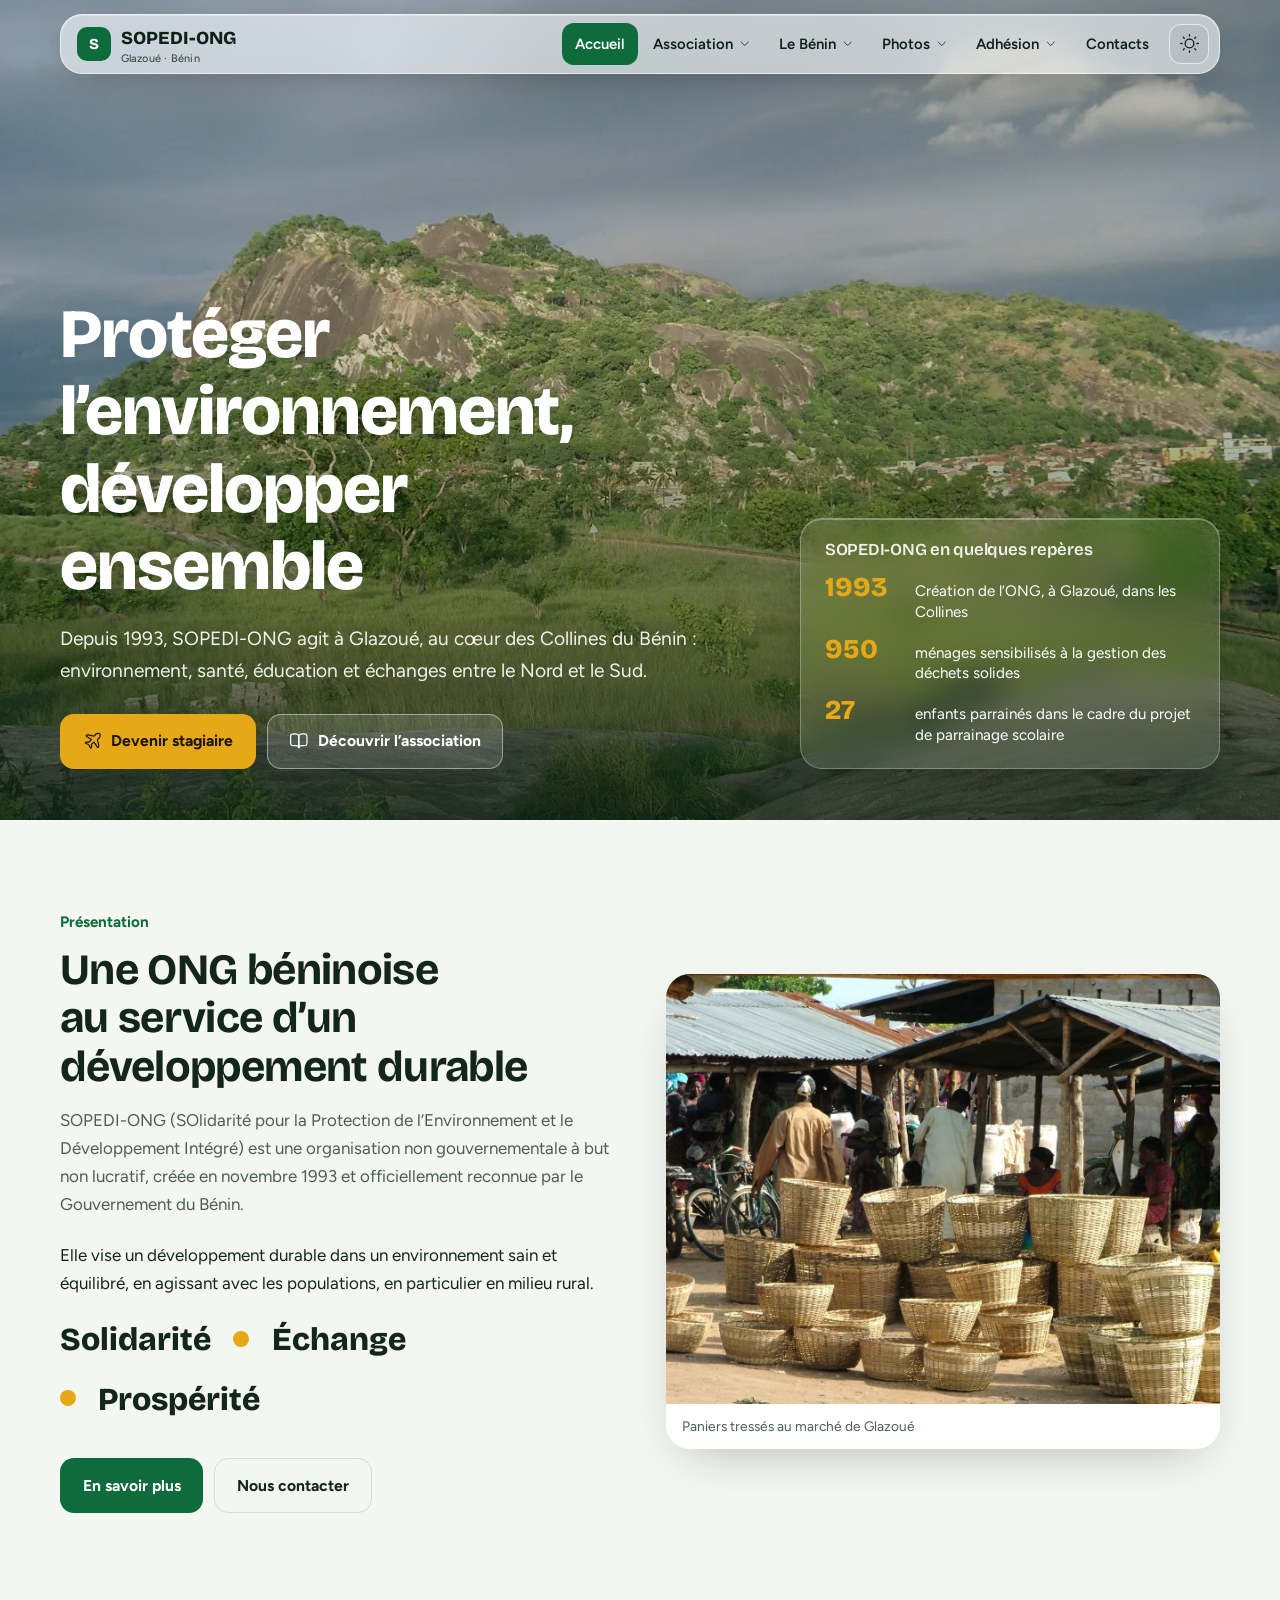
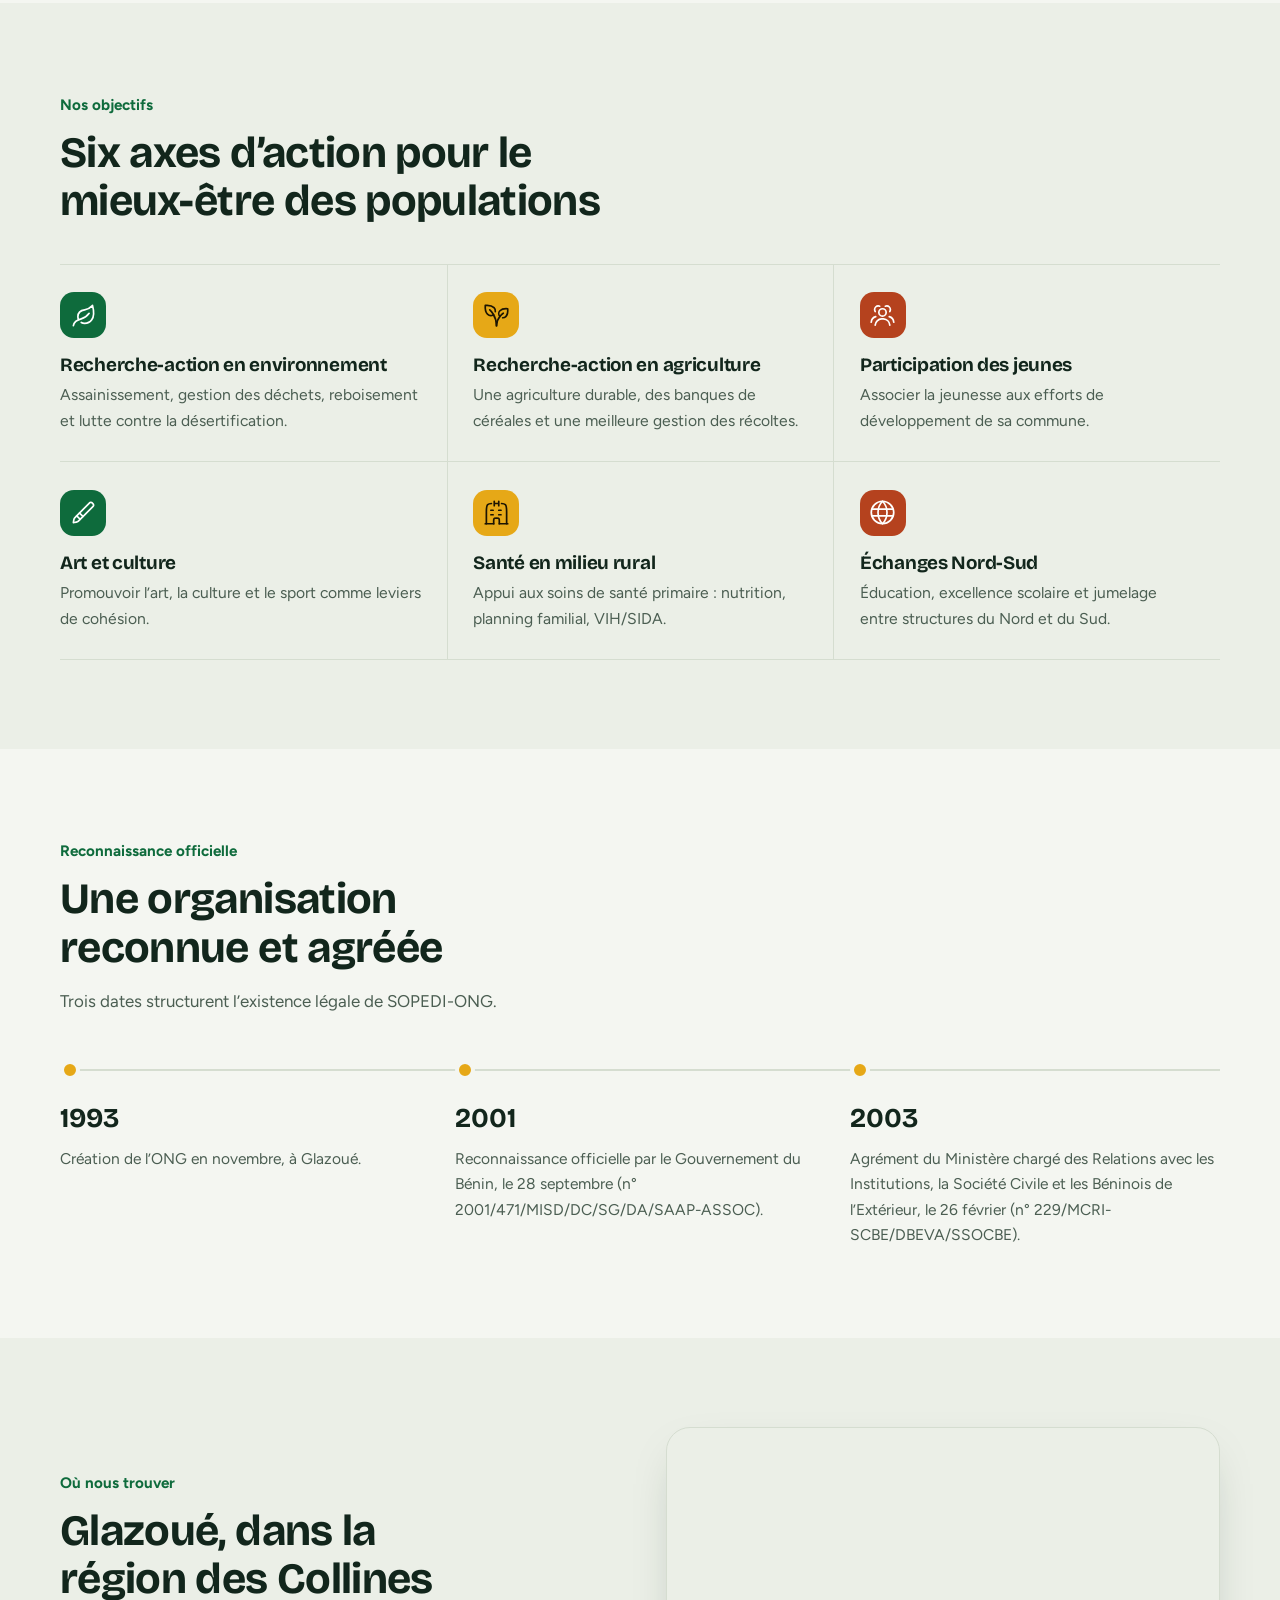
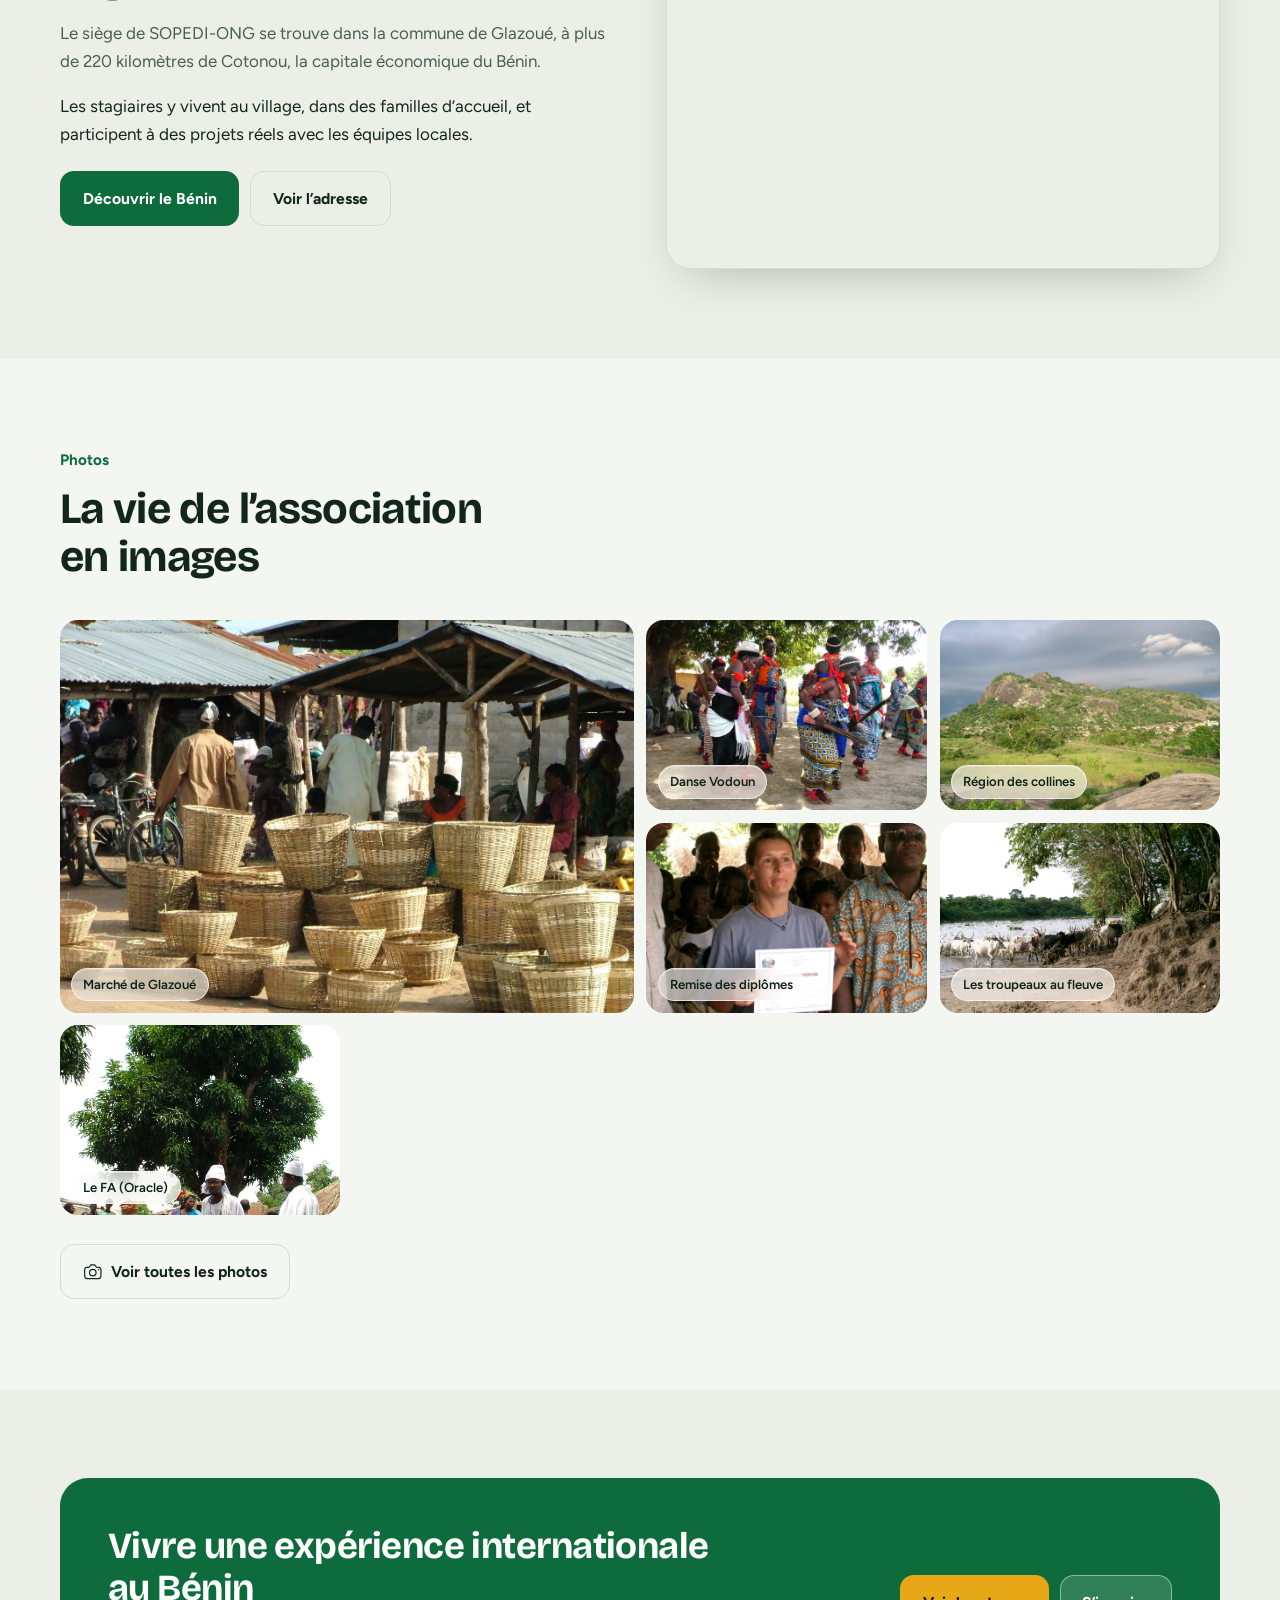
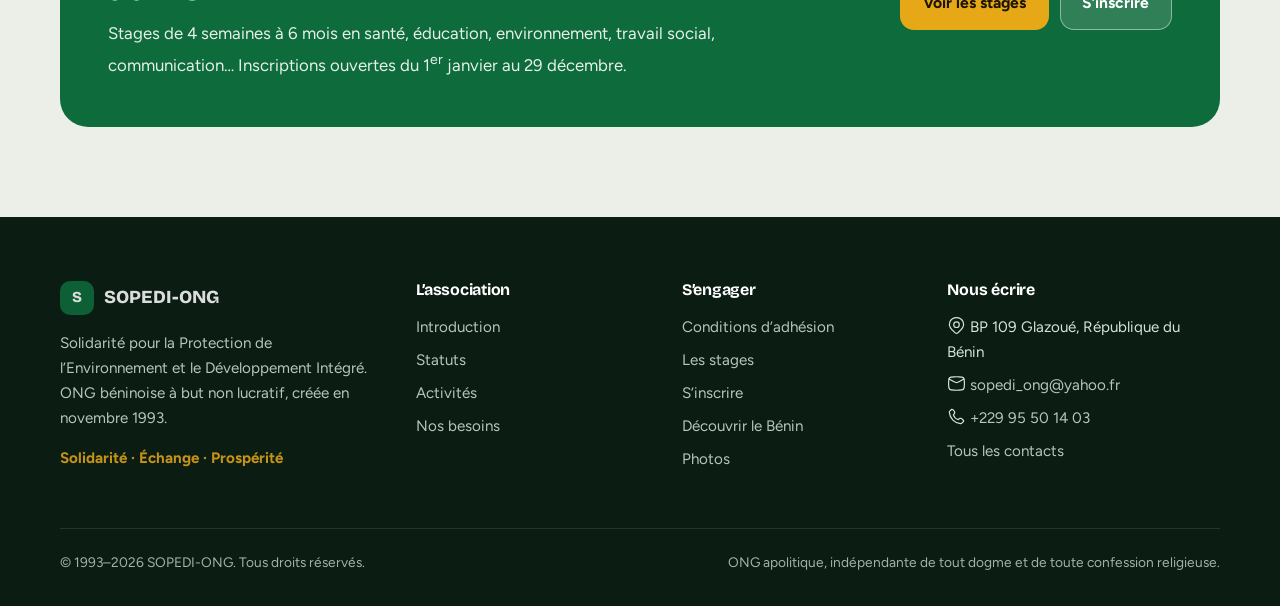
<file: index.html>
<!doctype html><html lang="fr"><head><meta charset="utf-8"><meta name="viewport" content="width=device-width,initial-scale=1"><title>Accueil · SOPEDI-ONG</title><meta name="description" content="ONG béninoise créée en 1993 à Glazoué : environnement, santé, éducation, échanges Nord-Sud et stages."><meta name="theme-color" content="#0E6B3C"><link rel="preconnect" href="https://fonts.googleapis.com"><link rel="preconnect" href="https://fonts.gstatic.com" crossorigin><link href="https://fonts.googleapis.com/css2?family=Bricolage+Grotesque:opsz,wght@12..96,500;12..96,700;12..96,800&family=Figtree:wght@400;500;600;700&display=swap" rel="stylesheet"><link rel="stylesheet" href="assets/style.css"><style>html{scroll-behavior:smooth}body{margin:0}</style></head><body><div class="sp" data-theme="light"><header class="nav"><div class="nav-in">
<a class="brand" data-page="accueil" href="index.html" aria-label="SOPEDI-ONG, accueil"><span class="mark">S</span><span>SOPEDI-ONG<small>Glazoué · Bénin</small></span></a>
<ul class="menu"><li><a data-page="accueil" class="" href="accueil.html"  aria-current="page">Accueil</a></li><li class="has"><button type="button" aria-expanded="false" aria-haspopup="true">Association<svg class="ic chev" viewBox="0 0 24 24" fill="none" aria-hidden="true"><path d="M18 9.00005C18 9.00005 13.5811 15 12 15C10.4188 15 6 9 6 9" stroke="currentColor" stroke-linecap="round" stroke-linejoin="round" stroke-width="1.5"/></svg></button><ul class="drop"><li><a data-page="association" data-hash="introduction" class="" href="association.html#introduction" >Introduction</a></li><li><a data-page="association" data-hash="statuts" class="" href="association.html#statuts" >Statuts de l’ONG</a></li><li><a data-page="association" data-hash="composition" class="" href="association.html#composition" >Composition</a></li><li><a data-page="association" data-hash="activites" class="" href="association.html#activites" >Activités</a></li><li><a data-page="association" data-hash="difficultes" class="" href="association.html#difficultes" >Les difficultés</a></li><li><a data-page="association" data-hash="besoins" class="" href="association.html#besoins" >Les besoins</a></li></ul></li><li class="has"><button type="button" aria-expanded="false" aria-haspopup="true">Le Bénin<svg class="ic chev" viewBox="0 0 24 24" fill="none" aria-hidden="true"><path d="M18 9.00005C18 9.00005 13.5811 15 12 15C10.4188 15 6 9 6 9" stroke="currentColor" stroke-linecap="round" stroke-linejoin="round" stroke-width="1.5"/></svg></button><ul class="drop"><li><a data-page="benin" data-hash="pays" class="" href="benin.html#pays" >Le pays</a></li><li><a data-page="benin" data-hash="carte" class="" href="benin.html#carte" >Carte du pays</a></li><li><a data-page="benin" data-hash="identite" class="" href="benin.html#identite" >Carte d’identité</a></li><li><a data-page="benin" data-hash="depart" class="" href="benin.html#depart" >Avant le départ</a></li><li><a data-page="benin" data-hash="argent" class="" href="benin.html#argent" >Argent</a></li><li><a data-page="benin" data-hash="cuisine" class="" href="benin.html#cuisine" >Cuisine et boisson</a></li><li><a data-page="benin" data-hash="culture" class="" href="benin.html#culture" >Culture</a></li><li><a data-page="benin" data-hash="geo" class="" href="benin.html#geo" >Géographie et climat</a></li><li><a data-page="benin" data-hash="sante" class="" href="benin.html#sante" >Fiche santé</a></li></ul></li><li class="has"><button type="button" aria-expanded="false" aria-haspopup="true">Photos<svg class="ic chev" viewBox="0 0 24 24" fill="none" aria-hidden="true"><path d="M18 9.00005C18 9.00005 13.5811 15 12 15C10.4188 15 6 9 6 9" stroke="currentColor" stroke-linecap="round" stroke-linejoin="round" stroke-width="1.5"/></svg></button><ul class="drop"><li><a data-page="photos" data-hash="sopedi" class="" href="photos.html#sopedi" >SOPEDI</a></li><li><a data-page="photos" data-hash="marche-glazoue" class="" href="photos.html#marche-glazoue" >Marché de Glazoué</a></li><li><a data-page="photos" data-hash="aklampa" class="" href="photos.html#aklampa" >Danse Vodoun Aklampa</a></li><li><a data-page="photos" data-hash="egoungoun" class="" href="photos.html#egoungoun" >Danse Vodoun Egoungoun</a></li><li><a data-page="photos" data-hash="fa-oracle" class="" href="photos.html#fa-oracle" >Le FA (Oracle)</a></li><li><a data-page="photos" data-hash="collines" class="" href="photos.html#collines" >La région des collines</a></li><li><a data-page="photos" data-hash="remise-diplomes" class="" href="photos.html#remise-diplomes" >Remise des diplômes de stage</a></li></ul></li><li class="has"><button type="button" aria-expanded="false" aria-haspopup="true">Adhésion<svg class="ic chev" viewBox="0 0 24 24" fill="none" aria-hidden="true"><path d="M18 9.00005C18 9.00005 13.5811 15 12 15C10.4188 15 6 9 6 9" stroke="currentColor" stroke-linecap="round" stroke-linejoin="round" stroke-width="1.5"/></svg></button><ul class="drop"><li><a data-page="adhesion" data-hash="conditions" class="" href="adhesion.html#conditions" >Conditions d’adhésion</a></li><li><a data-page="adhesion" data-hash="stages" class="" href="adhesion.html#stages" >Les stages</a></li><li><a data-page="adhesion" data-hash="inscription" class="" href="adhesion.html#inscription" >Inscription</a></li></ul></li><li><a data-page="contact" class="" href="contact.html" >Contacts</a></li></ul>
<div class="tools"><button type="button" class="iconbtn theme" aria-label="Passer en mode sombre" aria-pressed="false"><span class="sunic"><svg class="ic " viewBox="0 0 24 24" fill="none" aria-hidden="true"><path d="M17 12C17 14.7614 14.7614 17 12 17C9.23858 17 7 14.7614 7 12C7 9.23858 9.23858 7 12 7C14.7614 7 17 9.23858 17 12Z" stroke="currentColor" stroke-width="1.5"/><path d="M12 2V3.5M12 20.5V22M19.0708 19.0713L18.0101 18.0106M5.98926 5.98926L4.9286 4.9286M22 12H20.5M3.5 12H2M19.0713 4.92871L18.0106 5.98937M5.98975 18.0107L4.92909 19.0714" stroke="currentColor" stroke-linecap="round" stroke-width="1.5"/></svg></span><span class="moon"><svg class="ic " viewBox="0 0 24 24" fill="none" aria-hidden="true"><path d="M21.5 14.0784C20.3003 14.7189 18.9301 15.0821 17.4751 15.0821C12.7491 15.0821 8.91792 11.2509 8.91792 6.52485C8.91792 5.06986 9.28105 3.69968 9.92163 2.5C5.66765 3.49698 2.5 7.31513 2.5 11.8731C2.5 17.1899 6.8101 21.5 12.1269 21.5C16.6849 21.5 20.503 18.3324 21.5 14.0784Z" stroke="currentColor" stroke-linecap="round" stroke-linejoin="round" stroke-width="1.5"/></svg></span></button>
<button type="button" class="iconbtn burger" aria-label="Ouvrir le menu" aria-expanded="false"><svg class="ic " viewBox="0 0 24 24" fill="none" aria-hidden="true"><path d="M4 5L20 5" stroke="currentColor" stroke-linecap="round" stroke-linejoin="round" stroke-width="1.5"/><path d="M4 12L20 12" stroke="currentColor" stroke-linecap="round" stroke-linejoin="round" stroke-width="1.5"/><path d="M4 19L20 19" stroke="currentColor" stroke-linecap="round" stroke-linejoin="round" stroke-width="1.5"/></svg></button></div>
</div></header><main><section class="hero"><img src="images/hero-collines.webp" data-img="hero-collines.webp" alt="Paysage de la région des Collines, Bénin" class="bg"  decoding="async">
<div class="wrap"><div><h1>Protéger l’environnement, développer ensemble</h1><p class="lead">Depuis 1993, SOPEDI-ONG agit à Glazoué, au cœur des Collines du Bénin : environnement, santé, éducation et échanges entre le Nord et le Sud.</p><div class="btns"><a data-page="adhesion" data-hash="stages" class="btn" href="adhesion.html#stages" ><svg class="ic " viewBox="0 0 24 24" fill="none" aria-hidden="true"><path d="M15.8667 3.7804C16.7931 3.03188 17.8307 2.98644 18.9644 3.00233C19.5508 3.01055 19.844 3.01467 20.0792 3.10588C20.4524 3.2506 20.7494 3.54764 20.8941 3.92081C20.9853 4.15601 20.9894 4.4492 20.9977 5.03557C21.0136 6.16926 20.9681 7.20686 20.2196 8.13326C19.5893 8.91337 18.5059 9.32101 17.9846 10.1821C17.5866 10.8395 17.772 11.5203 17.943 12.2209L19.2228 17.4662C19.4779 18.5115 19.2838 19.1815 18.5529 19.9124C18.164 20.3013 17.8405 20.2816 17.5251 19.779L13.6627 13.6249L11.8181 15.0911C11.1493 15.6228 10.8149 15.8886 10.6392 16.2627C10.2276 17.1388 10.4889 18.4547 10.5022 19.4046C10.5096 19.9296 10.0559 20.9644 9.41391 20.9993C9.01756 21.0209 8.88283 20.5468 8.75481 20.2558L7.52234 17.4544C7.2276 16.7845 7.21552 16.7724 6.54556 16.4777L3.74415 15.2452C3.45318 15.1172 2.97914 14.9824 3.00071 14.5861C3.03565 13.9441 4.07036 13.4904 4.59536 13.4978C5.54532 13.5111 6.86122 13.7724 7.73734 13.3608C8.11142 13.1851 8.37724 12.8507 8.90888 12.1819L10.3751 10.3373L4.22103 6.47489C3.71845 6.15946 3.69872 5.83597 4.08755 5.44715C4.8185 4.7162 5.48851 4.52214 6.53377 4.77718L11.7791 6.05703C12.4797 6.22798 13.1605 6.41343 13.8179 6.0154C14.679 5.49411 15.0866 4.41074 15.8667 3.7804Z" stroke="currentColor" stroke-linecap="round" stroke-linejoin="round" stroke-width="1.5"/></svg> Devenir stagiaire</a><a data-page="association" data-hash="introduction" class="btn ghost" href="association.html#introduction" ><svg class="ic " viewBox="0 0 24 24" fill="none" aria-hidden="true"><path d="M7.99978 3.5H6.60021C4.43183 3.5 3.34764 3.5 2.67399 4.17362C2.00034 4.84724 2.00029 5.93144 2.00021 8.09982L2 13.3998C1.99992 15.5684 1.99987 16.6526 2.67353 17.3263C3.34719 18 4.43146 18 6.6 18H8.95042C10.4329 18 11.7092 19.0464 11.9999 20.5V5.5C11.0556 4.24097 9.99989 3.5 7.99978 3.5Z" stroke="currentColor" stroke-linecap="round" stroke-linejoin="round" stroke-width="1.5"/><path d="M16.0001 3.5H17.3997C19.5681 3.5 20.6523 3.5 21.3259 4.17362C21.9996 4.84724 21.9996 5.93144 21.9997 8.09982L21.9999 13.3998C22 15.5684 22 16.6526 21.3264 17.3263C20.6527 18 19.5684 18 17.3999 18H15.0495C13.567 18 12.2907 19.0464 12 20.5V5.5C12.9443 4.24097 14 3.5 16.0001 3.5Z" stroke="currentColor" stroke-linecap="round" stroke-linejoin="round" stroke-width="1.5"/></svg> Découvrir l’association</a></div></div><aside class="glass"><h2>SOPEDI-ONG en quelques repères</h2><ul class="facts"><li><b>1993</b><span>Création de l’ONG, à Glazoué, dans les Collines</span></li><li><b>950</b><span>ménages sensibilisés à la gestion des déchets solides</span></li><li><b>27</b><span>enfants parrainés dans le cadre du projet de parrainage scolaire</span></li></ul></aside></div></section><section class="s"><div class="wrap two"><div class="prose">
<div class="kicker">Présentation</div><h2 class="t">Une ONG béninoise au service d’un développement durable</h2><p class="intro" style="margin-bottom:1.4rem">SOPEDI-ONG (SOlidarité pour la Protection de l’Environnement et le Développement Intégré) est une organisation non gouvernementale à but non lucratif, créée en novembre 1993 et officiellement reconnue par le Gouvernement du Bénin.</p>
<p>Elle vise un développement durable dans un environnement sain et équilibré, en agissant avec les populations, en particulier en milieu rural.</p>
<p class="motto"><span>Solidarité</span><span>Échange</span><span>Prospérité</span></p>
<div class="btns" style="margin-top:1.6rem"><a data-page="association" data-hash="introduction" class="btn green" href="association.html#introduction" >En savoir plus</a><a data-page="contact" class="btn line" href="contact.html" >Nous contacter</a></div></div>
<figure class="photo"><img src="images/marche-glazoue/dscf0013.webp" data-img="marche-glazoue/dscf0013.webp" alt="Paniers tressés au marché de Glazoué"  loading=lazy decoding="async"><figcaption>Paniers tressés au marché de Glazoué</figcaption></figure></div></section>
<section class="s alt"><div class="wrap"><div class="head"><div class="kicker">Nos objectifs</div><h2 class="t">Six axes d’action pour le mieux-être des populations</h2></div><div class="axes"><div class="axe"><div class="ib"><svg class="ic " viewBox="0 0 24 24" fill="none" aria-hidden="true"><path d="M7.64584 15.7108C7.23279 14.8966 7 13.9755 7 13C7 9.78484 9.5 7.5 13 7C17.0817 6.4169 18.8333 4.16667 20 3C23.5 16 17 19 13 19C11.9071 19 10.8825 18.7078 10 18.1973" stroke="currentColor" stroke-linecap="round" stroke-linejoin="round" stroke-width="1.5"/><path d="M3 21C3.5 18 5.45791 16.1355 10 15C13.2167 14.1958 15.4634 12.1791 17 10.0549" stroke="currentColor" stroke-linecap="round" stroke-width="1.5"/></svg></div><h3>Recherche-action en environnement</h3><p>Assainissement, gestion des déchets, reboisement et lutte contre la désertification.</p></div><div class="axe"><div class="ib"><svg class="ic " viewBox="0 0 24 24" fill="none" aria-hidden="true"><path d="M18 10C18 10 12 14 12 21" stroke="currentColor" stroke-linecap="round" stroke-linejoin="round" stroke-width="1.5"/><path d="M9.34882 11.1825C7.73784 12.3891 5.44323 12.26 3.9785 10.7953C1.55484 8.37164 2.03957 3.03957 2.03957 3.03957C2.03957 3.03957 7.37164 2.55484 9.7953 4.9785C10.7548 5.93803 11.1412 7.25369 10.9543 8.5" stroke="currentColor" stroke-linecap="round" stroke-linejoin="round" stroke-width="1.5"/><path d="M14.9638 12.8175C13.644 11.3832 13.6797 9.14983 15.0708 7.75867C17.2252 5.6043 21.9648 6.03517 21.9648 6.03517C21.9648 6.03517 22.3957 10.7748 20.2413 12.9292C19.4877 13.6828 18.487 14.0386 17.5 13.9967" stroke="currentColor" stroke-linecap="round" stroke-linejoin="round" stroke-width="1.5"/><path d="M6 7C6 7 12 12 12 21" stroke="currentColor" stroke-linecap="round" stroke-linejoin="round" stroke-width="1.5"/></svg></div><h3>Recherche-action en agriculture</h3><p>Une agriculture durable, des banques de céréales et une meilleure gestion des récoltes.</p></div><div class="axe"><div class="ib"><svg class="ic " viewBox="0 0 24 24" fill="none" aria-hidden="true"><path d="M18.4995 20.5C18.2663 17.5685 15.8417 15.2477 12.808 15.0521L11.9995 15C11.7107 15.0076 11.4416 15.0178 11.1877 15.0298C8.18075 15.1723 5.7304 17.5974 5.49951 20.5" stroke="currentColor" stroke-linecap="round" stroke-linejoin="round" stroke-width="1.5"/><path d="M15.2495 9.25C15.2495 11.0449 13.7944 12.5 11.9995 12.5C10.2046 12.5 8.74952 11.0449 8.74952 9.25C8.74952 7.45507 10.2046 6 11.9995 6C13.7944 6 15.2495 7.45507 15.2495 9.25Z" stroke="currentColor" stroke-linecap="round" stroke-linejoin="round" stroke-width="1.5"/><path d="M5.50249 8.5C5.17908 7.99485 4.99158 7.39432 4.99158 6.75C4.99158 4.95507 6.44665 3.5 8.24157 3.5C8.68752 3.5 9.1125 3.58982 9.49939 3.75235" stroke="currentColor" stroke-linecap="round" stroke-linejoin="round" stroke-width="1.5"/><path d="M18.4963 8.5C18.8197 7.99485 19.0072 7.39432 19.0072 6.75C19.0072 4.95507 17.5521 3.5 15.7572 3.5C15.3113 3.5 14.8863 3.58982 14.4994 3.75235" stroke="currentColor" stroke-linecap="round" stroke-linejoin="round" stroke-width="1.5"/><path d="M22.0007 17.9996C21.8208 15.7374 19.9995 13.5 17.9995 13" stroke="currentColor" stroke-linecap="round" stroke-linejoin="round" stroke-width="1.5"/><path d="M1.99927 17.9996C2.17923 15.7374 4.00049 13.5 6.00049 13" stroke="currentColor" stroke-linecap="round" stroke-linejoin="round" stroke-width="1.5"/></svg></div><h3>Participation des jeunes</h3><p>Associer la jeunesse aux efforts de développement de sa commune.</p></div><div class="axe"><div class="ib"><svg class="ic " viewBox="0 0 24 24" fill="none" aria-hidden="true"><path d="M3.89089 20.8727L3 21L3.12727 20.1091C3.32086 18.754 3.41765 18.0764 3.71832 17.4751C4.01899 16.8738 4.50296 16.3898 5.47091 15.4218L16.9827 3.91009C17.4062 3.48654 17.618 3.27476 17.8464 3.16155C18.2811 2.94615 18.7914 2.94615 19.2261 3.16155C19.4546 3.27476 19.6663 3.48654 20.0899 3.91009C20.5135 4.33365 20.7252 4.54543 20.8385 4.77389C21.0539 5.20856 21.0539 5.71889 20.8385 6.15356C20.7252 6.38201 20.5135 6.59379 20.0899 7.01735L8.57816 18.5291C7.61022 19.497 7.12625 19.981 6.52491 20.2817C5.92357 20.5823 5.246 20.6791 3.89089 20.8727Z" stroke="currentColor" stroke-linecap="round" stroke-linejoin="round" stroke-width="1.5"/><path d="M6 15L9 18M8.5 12.5L11.5 15.5" stroke="currentColor" stroke-linecap="round" stroke-linejoin="round" stroke-width="1.5"/></svg></div><h3>Art et culture</h3><p>Promouvoir l’art, la culture et le sport comme leviers de cohésion.</p></div><div class="axe"><div class="ib"><svg class="ic " viewBox="0 0 24 24" fill="none" aria-hidden="true"><path d="M14 2V4M14 4V6M14 4H10M10 2V4M10 4V6" stroke="currentColor" stroke-linecap="round" stroke-width="1.5"/><path d="M3 22V11.3808C3 7.8766 3 6.12452 4.15327 5.03591C4.88623 4.34404 5.90312 4.09189 7.5 4M21 22V11.3808C21 7.8766 21 6.12452 19.8467 5.03591C19.1138 4.34404 18.0969 4.09189 16.5 4" stroke="currentColor" stroke-linecap="round" stroke-linejoin="round" stroke-width="1.5"/><path d="M14 10H16" stroke="currentColor" stroke-linecap="round" stroke-width="1.5"/><path d="M14 14H16" stroke="currentColor" stroke-linecap="round" stroke-width="1.5"/><path d="M7 14H9" stroke="currentColor" stroke-linecap="round" stroke-width="1.5"/><path d="M7 10H9" stroke="currentColor" stroke-linecap="round" stroke-width="1.5"/><path d="M2 22H9.5M22 22H14.5" stroke="currentColor" stroke-linecap="round" stroke-linejoin="round" stroke-width="1.5"/><path d="M9.5 22V19.5C9.5 18.5654 9.5 18.0981 9.70096 17.75C9.83261 17.522 10.022 17.3326 10.25 17.201C10.5981 17 11.0654 17 12 17C12.9346 17 13.4019 17 13.75 17.201C13.978 17.3326 14.1674 17.522 14.299 17.75C14.5 18.0981 14.5 18.5654 14.5 19.5V22" stroke="currentColor" stroke-linecap="round" stroke-width="1.5"/></svg></div><h3>Santé en milieu rural</h3><p>Appui aux soins de santé primaire : nutrition, planning familial, VIH/SIDA.</p></div><div class="axe"><div class="ib"><svg class="ic " viewBox="0 0 24 24" fill="none" aria-hidden="true"><circle cx="12" cy="12" r="10" stroke="currentColor" stroke-width="1.5"/><path d="M8 12C8 18 12 22 12 22C12 22 16 18 16 12C16 6 12 2 12 2C12 2 8 6 8 12Z" stroke="currentColor" stroke-linejoin="round" stroke-width="1.5"/><path d="M21 15H3" stroke="currentColor" stroke-linecap="round" stroke-linejoin="round" stroke-width="1.5"/><path d="M21 9H3" stroke="currentColor" stroke-linecap="round" stroke-linejoin="round" stroke-width="1.5"/></svg></div><h3>Échanges Nord-Sud</h3><p>Éducation, excellence scolaire et jumelage entre structures du Nord et du Sud.</p></div></div></div></section>
<section class="s"><div class="wrap"><div class="head"><div class="kicker">Reconnaissance officielle</div><h2 class="t">Une organisation reconnue et agréée</h2><p class=intro>Trois dates structurent l’existence légale de SOPEDI-ONG.</p></div>
<ol class="timeline"><li><b>1993</b><p>Création de l’ONG en novembre, à Glazoué.</p></li><li><b>2001</b><p>Reconnaissance officielle par le Gouvernement du Bénin, le 28 septembre (n° 2001/471/MISD/DC/SG/DA/SAAP-ASSOC).</p></li><li><b>2003</b><p>Agrément du Ministère chargé des Relations avec les Institutions, la Société Civile et les Béninois de l’Extérieur, le 26 février (n° 229/MCRI-SCBE/DBEVA/SSOCBE).</p></li></ol></div></section>
<section class="s alt"><div class="wrap two"><div class="prose"><div class="kicker">Où nous trouver</div><h2 class="t">Glazoué, dans la région des Collines</h2><p class="intro">Le siège de SOPEDI-ONG se trouve dans la commune de Glazoué, à plus de 220 kilomètres de Cotonou, la capitale économique du Bénin.</p>
<p style="margin-top:1rem">Les stagiaires y vivent au village, dans des familles d’accueil, et participent à des projets réels avec les équipes locales.</p><div class="btns" style="margin-top:1.4rem"><a data-page="benin" data-hash="pays" class="btn green" href="benin.html#pays" >Découvrir le Bénin</a><a data-page="contact" class="btn line" href="contact.html" >Voir l’adresse</a></div></div>
<div class="map"><iframe title="Carte de Glazoué" loading="lazy" src="https://www.openstreetmap.org/export/embed.html?bbox=1.95%2C7.75%2C2.5%2C8.2&layer=mapnik&marker=7.9667%2C2.2333"></iframe></div></div></section>
<section class="s"><div class="wrap"><div class="head"><div class="kicker">Photos</div><h2 class="t">La vie de l’association en images</h2></div><div class="mosaic"><a data-page="photos" data-hash="marche-glazoue" href="photos.html#marche-glazoue"><img src="images/marche-glazoue/dscf0013.webp" data-img="marche-glazoue/dscf0013.webp" alt="Marché de Glazoué"  loading=lazy decoding="async"><span class="glass">Marché de Glazoué</span></a><a data-page="photos" data-hash="egoungoun" href="photos.html#egoungoun"><img src="images/egoungoun/dscf0028.webp" data-img="egoungoun/dscf0028.webp" alt="Danse Vodoun"  loading=lazy decoding="async"><span class="glass">Danse Vodoun</span></a><a data-page="photos" data-hash="collines" href="photos.html#collines"><img src="images/collines/cimg0791.webp" data-img="collines/cimg0791.webp" alt="Région des collines"  loading=lazy decoding="async"><span class="glass">Région des collines</span></a><a data-page="photos" data-hash="remise-diplomes" href="photos.html#remise-diplomes"><img src="images/remise-diplomes/cimg0907.webp" data-img="remise-diplomes/cimg0907.webp" alt="Remise des diplômes"  loading=lazy decoding="async"><span class="glass">Remise des diplômes</span></a><a data-page="photos" data-hash="collines" href="photos.html#collines"><img src="images/collines/cimg0804.webp" data-img="collines/cimg0804.webp" alt="Les troupeaux au fleuve"  loading=lazy decoding="async"><span class="glass">Les troupeaux au fleuve</span></a><a data-page="photos" data-hash="fa-oracle" href="photos.html#fa-oracle"><img src="images/fa-oracle/dscf0090.webp" data-img="fa-oracle/dscf0090.webp" alt="Le FA (Oracle)"  loading=lazy decoding="async"><span class="glass">Le FA (Oracle)</span></a></div><div class="btns" style="margin-top:1.8rem"><a data-page="photos" class="btn line" href="photos.html" ><svg class="ic " viewBox="0 0 24 24" fill="none" aria-hidden="true"><path d="M12.6974 3.5H11.303C10.5884 3.5 10.2311 3.5 9.91067 3.612C9.71499 3.68039 9.53113 3.77879 9.36568 3.90367C9.09474 4.10816 8.89655 4.40544 8.50018 5L8.50017 5.00001C8.29717 5.30453 7.99794 5.75337 7.87867 5.87871C7.58314 6.18927 7.19563 6.39666 6.77329 6.47029C6.60284 6.5 6.41985 6.5 6.05387 6.5C5.07379 6.5 4.58376 6.5 4.18307 6.61342C3.18074 6.89716 2.39734 7.68055 2.1136 8.68289C2.00018 9.08357 2.00018 9.57361 2.00018 10.5537V14.5C2.00018 17.3284 2.00018 18.7426 2.87886 19.6213C3.75754 20.5 5.17176 20.5 8.00018 20.5H16.0002C18.8286 20.5 20.2428 20.5 21.1215 19.6213C22.0002 18.7426 22.0002 17.3284 22.0002 14.5V10.5537C22.0002 9.57361 22.0002 9.08357 21.8868 8.68289C21.603 7.68055 20.8196 6.89716 19.8173 6.61342C19.4166 6.5 18.9266 6.5 17.9465 6.5C17.5805 6.5 17.3975 6.5 17.2271 6.47029C16.8047 6.39666 16.4172 6.18927 16.1217 5.87871C16.0024 5.75336 15.7032 5.30451 15.5002 5C15.1038 4.40544 14.9056 4.10816 14.6347 3.90367C14.4692 3.77879 14.2854 3.68039 14.0897 3.612C13.7693 3.5 13.412 3.5 12.6974 3.5Z" stroke="currentColor" stroke-linecap="round" stroke-linejoin="round" stroke-width="1.5"/><path d="M16.0002 13C16.0002 15.2091 14.2093 17 12.0002 17C9.79104 17 8.00018 15.2091 8.00018 13C8.00018 10.7909 9.79104 9 12.0002 9C14.2093 9 16.0002 10.7909 16.0002 13Z" stroke="currentColor" stroke-linecap="round" stroke-linejoin="round" stroke-width="1.5"/><path d="M19.1252 9.5H19.0002M19.2502 9.5C19.2502 9.63807 19.1383 9.75 19.0002 9.75C18.8621 9.75 18.7502 9.63807 18.7502 9.5C18.7502 9.36193 18.8621 9.25 19.0002 9.25C19.1383 9.25 19.2502 9.36193 19.2502 9.5Z" stroke="currentColor" stroke-linecap="round" stroke-width="1.5"/></svg> Voir toutes les photos</a></div></div></section>
<section class="s alt"><div class="wrap"><div class="card feature" style="padding:clamp(1.6rem,4vw,3rem);border-radius:28px;display:grid;gap:1rem;grid-template-columns:1.4fr 1fr;align-items:center"><div><h2 style="font-size:clamp(1.6rem,3vw,2.3rem);margin-bottom:.7rem">Vivre une expérience internationale au Bénin</h2><p style="font-size:1.05rem">Stages de 4 semaines à 6 mois en santé, éducation, environnement, travail social, communication… Inscriptions ouvertes du 1<sup>er</sup> janvier au 29 décembre.</p></div><div class="btns" style="justify-content:flex-end"><a data-page="adhesion" data-hash="stages" class="btn" href="adhesion.html#stages" >Voir les stages</a><a data-page="adhesion" data-hash="inscription" class="btn ghost" href="adhesion.html#inscription" >S’inscrire</a></div></div></div></section></main><footer class="ft"><div class="wrap"><div class="ft-grid">
<div><a class="brand" data-page="accueil" href="index.html"><span class="mark">S</span><span>SOPEDI-ONG</span></a><p>Solidarité pour la Protection de l’Environnement et le Développement Intégré. ONG béninoise à but non lucratif, créée en novembre 1993.</p><p><b style="color:#E6A817">Solidarité · Échange · Prospérité</b></p></div>
<div><h4>L’association</h4><ul><li><a data-page="association" data-hash="introduction" class="" href="association.html#introduction" >Introduction</a></li><li><a data-page="association" data-hash="statuts" class="" href="association.html#statuts" >Statuts</a></li><li><a data-page="association" data-hash="activites" class="" href="association.html#activites" >Activités</a></li><li><a data-page="association" data-hash="besoins" class="" href="association.html#besoins" >Nos besoins</a></li></ul></div>
<div><h4>S’engager</h4><ul><li><a data-page="adhesion" data-hash="conditions" class="" href="adhesion.html#conditions" >Conditions d’adhésion</a></li><li><a data-page="adhesion" data-hash="stages" class="" href="adhesion.html#stages" >Les stages</a></li><li><a data-page="adhesion" data-hash="inscription" class="" href="adhesion.html#inscription" >S’inscrire</a></li><li><a data-page="benin" data-hash="pays" class="" href="benin.html#pays" >Découvrir le Bénin</a></li><li><a data-page="photos" class="" href="photos.html" >Photos</a></li></ul></div>
<div><h4>Nous écrire</h4><ul><li><svg class="ic " viewBox="0 0 24 24" fill="none" aria-hidden="true"><path d="M13.6177 21.367C13.1841 21.773 12.6044 22 12.0011 22C11.3978 22 10.8182 21.773 10.3845 21.367C6.41302 17.626 1.09076 13.4469 3.68627 7.37966C5.08963 4.09916 8.45834 2 12.0011 2C15.5439 2 18.9126 4.09916 20.316 7.37966C22.9082 13.4393 17.599 17.6389 13.6177 21.367Z" stroke="currentColor" stroke-width="1.5"/><path d="M15.5 11C15.5 12.933 13.933 14.5 12 14.5C10.067 14.5 8.5 12.933 8.5 11C8.5 9.067 10.067 7.5 12 7.5C13.933 7.5 15.5 9.067 15.5 11Z" stroke="currentColor" stroke-width="1.5"/></svg> BP 109 Glazoué, République du Bénin</li><li><svg class="ic " viewBox="0 0 24 24" fill="none" aria-hidden="true"><path d="M2 6L8.91302 9.91697C11.4616 11.361 12.5384 11.361 15.087 9.91697L22 6" stroke="currentColor" stroke-linejoin="round" stroke-width="1.5"/><path d="M2.01577 13.4756C2.08114 16.5412 2.11383 18.0739 3.24496 19.2094C4.37608 20.3448 5.95033 20.3843 9.09883 20.4634C11.0393 20.5122 12.9607 20.5122 14.9012 20.4634C18.0497 20.3843 19.6239 20.3448 20.7551 19.2094C21.8862 18.0739 21.9189 16.5412 21.9842 13.4756C22.0053 12.4899 22.0053 11.5101 21.9842 10.5244C21.9189 7.45886 21.8862 5.92609 20.7551 4.79066C19.6239 3.65523 18.0497 3.61568 14.9012 3.53657C12.9607 3.48781 11.0393 3.48781 9.09882 3.53656C5.95033 3.61566 4.37608 3.65521 3.24495 4.79065C2.11382 5.92608 2.08114 7.45885 2.01576 10.5244C1.99474 11.5101 1.99475 12.4899 2.01577 13.4756Z" stroke="currentColor" stroke-linejoin="round" stroke-width="1.5"/></svg> <a href="mailto:sopedi_ong@yahoo.fr">sopedi_ong@yahoo.fr</a></li><li><svg class="ic " viewBox="0 0 24 24" fill="none" aria-hidden="true"><path d="M8.04253 9.89057L8.32962 9.54607C9.13196 8.58326 9.53312 8.10186 9.67708 7.56536C9.79932 7.10976 9.79165 6.62904 9.65494 6.17757C9.49394 5.64593 9.07762 5.17757 8.24498 4.24085C7.64122 3.56162 7.33933 3.222 6.97835 3.09096C6.67272 2.98002 6.33952 2.97023 6.0279 3.06303C5.65985 3.17264 5.33854 3.49395 4.69593 4.13656L3.87514 4.95736C3.42449 5.408 3.19917 5.63332 3.08405 5.94695C2.96892 6.26057 2.99192 6.54106 3.03791 7.10204C3.64253 14.477 9.52318 20.3577 16.8981 20.9623C17.4591 21.0083 17.7396 21.0313 18.0532 20.9161C18.3669 20.801 18.5922 20.5757 19.0428 20.125L19.8636 19.3043C20.5062 18.6616 20.8275 18.3403 20.9371 17.9723C21.03 17.6607 21.0202 17.3275 20.9092 17.0218C20.7782 16.6608 20.4386 16.359 19.7593 15.7552C18.8226 14.9226 18.3542 14.5062 17.8226 14.3452C17.3711 14.2085 16.8904 14.2009 16.4348 14.3231C15.8983 14.4671 15.4169 14.8682 14.4541 15.6706L14.1096 15.9577C11.2048 14.9894 9.00786 12.7866 8.04253 9.89057Z" stroke="currentColor" stroke-linejoin="round" stroke-width="1.5"/></svg> <a href="tel:+22995501403">+229 95 50 14 03</a></li><li><a data-page="contact" class="" href="contact.html" >Tous les contacts</a></li></ul></div>
</div><div class="legal"><span>© 1993–2026 SOPEDI-ONG. Tous droits réservés.</span><span>ONG apolitique, indépendante de tout dogme et de toute confession religieuse.</span></div></div></footer>
<button type="button" class="iconbtn totop" aria-label="Retour en haut"><svg style="transform:rotate(-90deg)" class="ic " viewBox="0 0 24 24" fill="none" aria-hidden="true"><path d="M18.5 12L4.99997 12" stroke="currentColor" stroke-linecap="round" stroke-linejoin="round" stroke-width="1.5"/><path d="M13 18C13 18 19 13.5811 19 12C19 10.4188 13 6 13 6" stroke="currentColor" stroke-linecap="round" stroke-linejoin="round" stroke-width="1.5"/></svg></button>
<div class="lb" role="dialog" aria-modal="true" aria-label="Visionneuse de photos"><button class="x" aria-label="Fermer"><svg class="ic " viewBox="0 0 24 24" fill="none" aria-hidden="true"><path d="M18.9991 19L5 5.00098" stroke="currentColor" stroke-linecap="round" stroke-linejoin="round" stroke-width="1.5"/><path d="M19 5L5.00092 18.999" stroke="currentColor" stroke-linecap="round" stroke-linejoin="round" stroke-width="1.5"/></svg></button><button class="pv" aria-label="Photo précédente"><svg class="ic " viewBox="0 0 24 24" fill="none" aria-hidden="true"><path d="M15 6C15 6 9.00001 10.4189 9 12C8.99999 13.5812 15 18 15 18" stroke="currentColor" stroke-linecap="round" stroke-linejoin="round" stroke-width="1.5"/></svg></button><img alt=""><button class="nx" aria-label="Photo suivante"><svg class="ic " viewBox="0 0 24 24" fill="none" aria-hidden="true"><path d="M9.00005 6C9.00005 6 15 10.4189 15 12C15 13.5812 9 18 9 18" stroke="currentColor" stroke-linecap="round" stroke-linejoin="round" stroke-width="1.5"/></svg></button><div class="cap"></div></div></div><script>window.SOPEDI_CONFIG={"imgBase": "images/", "pages": {"accueil": "index.html", "association": "association.html", "benin": "benin.html", "photos": "photos.html", "adhesion": "adhesion.html", "contact": "contact.html"}};</script><script src="assets/app.js"></script></body></html>
</file>
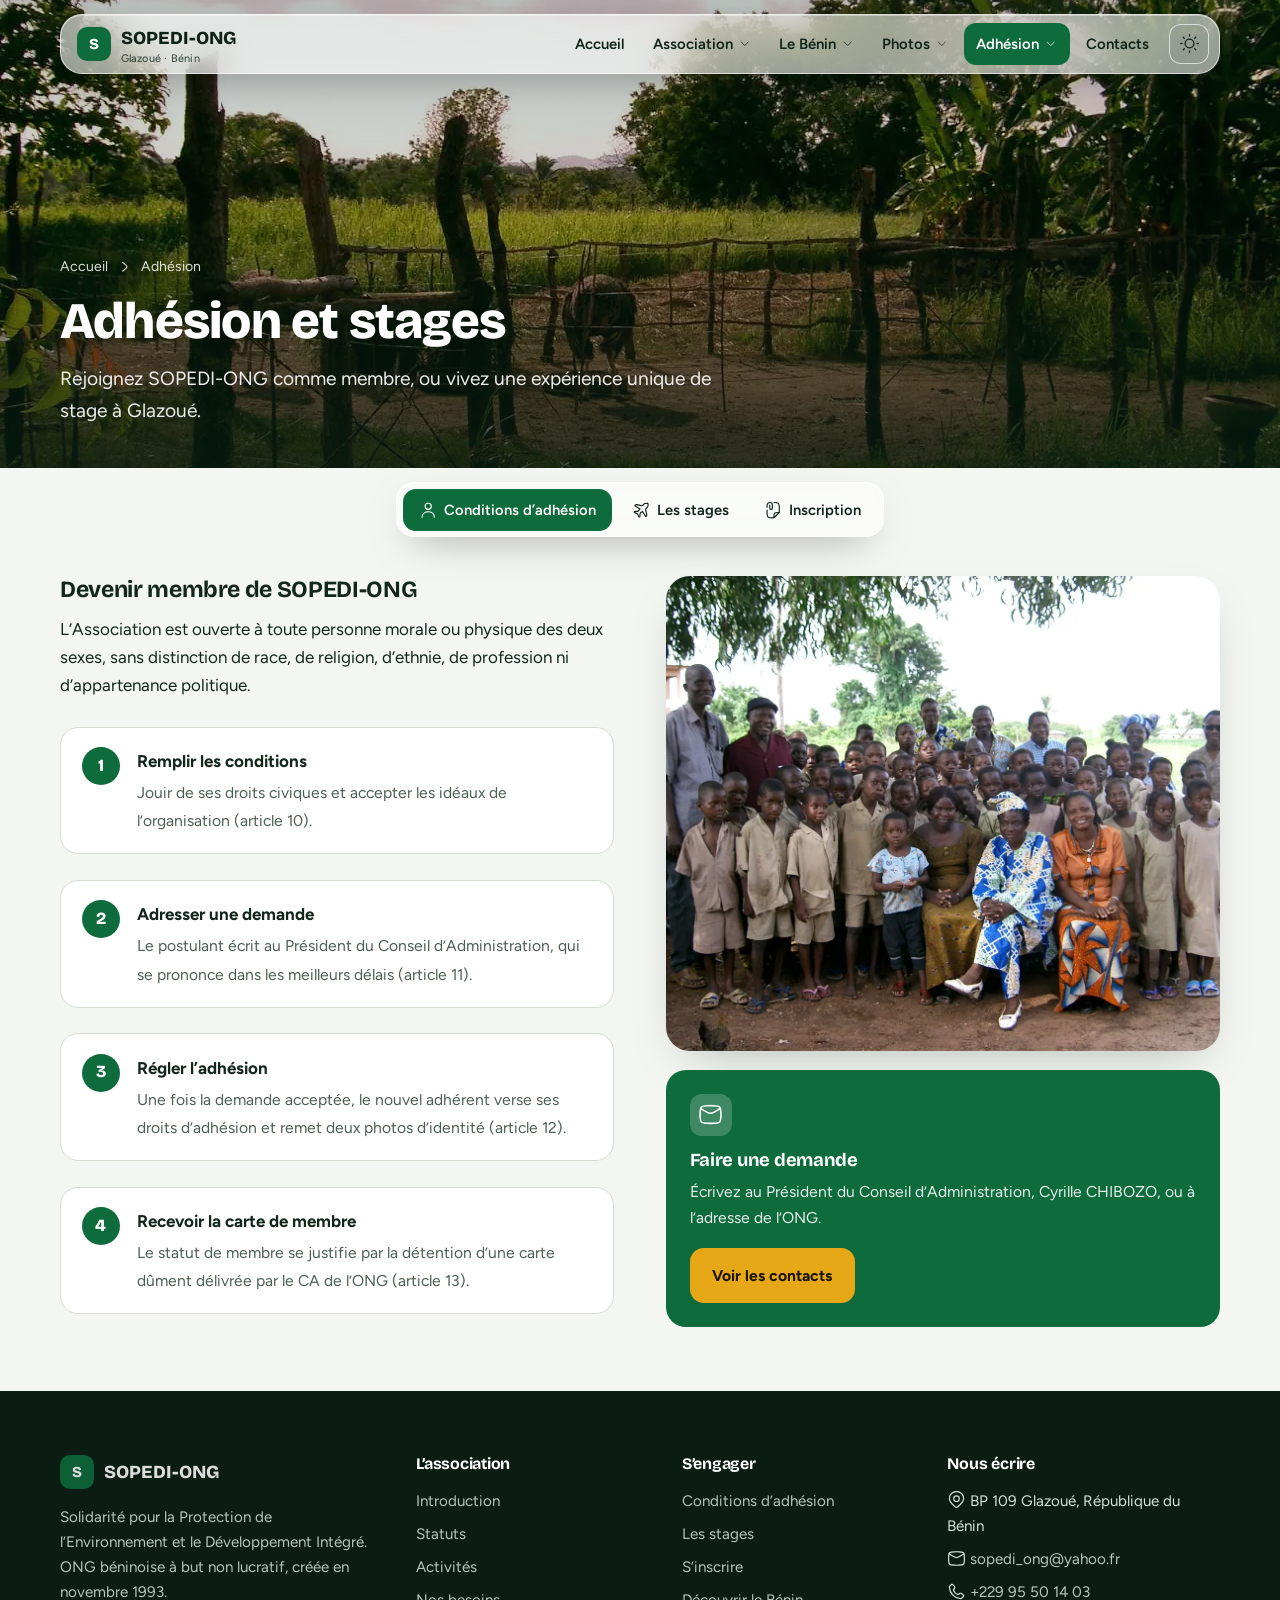
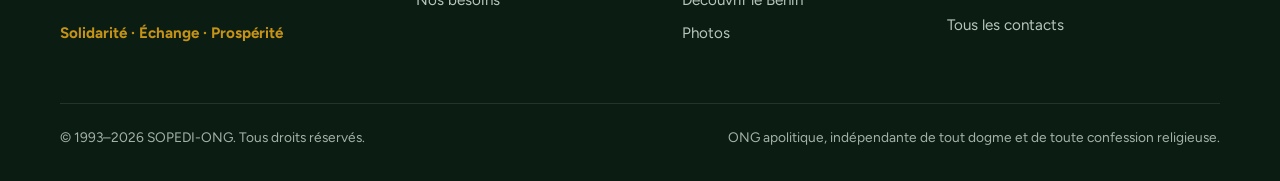
<file: adhesion.html>
<!doctype html><html lang="fr"><head><meta charset="utf-8"><meta name="viewport" content="width=device-width,initial-scale=1"><title>Adhésion et stages · SOPEDI-ONG</title><meta name="description" content="Conditions d’adhésion, stages au Bénin et procédure d’inscription."><meta name="theme-color" content="#0E6B3C"><link rel="preconnect" href="https://fonts.googleapis.com"><link rel="preconnect" href="https://fonts.gstatic.com" crossorigin><link href="https://fonts.googleapis.com/css2?family=Bricolage+Grotesque:opsz,wght@12..96,500;12..96,700;12..96,800&family=Figtree:wght@400;500;600;700&display=swap" rel="stylesheet"><link rel="stylesheet" href="assets/style.css"><style>html{scroll-behavior:smooth}body{margin:0}</style></head><body><div class="sp" data-theme="light"><header class="nav"><div class="nav-in">
<a class="brand" data-page="accueil" href="index.html" aria-label="SOPEDI-ONG, accueil"><span class="mark">S</span><span>SOPEDI-ONG<small>Glazoué · Bénin</small></span></a>
<ul class="menu"><li><a data-page="accueil" class="" href="accueil.html" >Accueil</a></li><li class="has"><button type="button" aria-expanded="false" aria-haspopup="true">Association<svg class="ic chev" viewBox="0 0 24 24" fill="none" aria-hidden="true"><path d="M18 9.00005C18 9.00005 13.5811 15 12 15C10.4188 15 6 9 6 9" stroke="currentColor" stroke-linecap="round" stroke-linejoin="round" stroke-width="1.5"/></svg></button><ul class="drop"><li><a data-page="association" data-hash="introduction" class="" href="association.html#introduction" >Introduction</a></li><li><a data-page="association" data-hash="statuts" class="" href="association.html#statuts" >Statuts de l’ONG</a></li><li><a data-page="association" data-hash="composition" class="" href="association.html#composition" >Composition</a></li><li><a data-page="association" data-hash="activites" class="" href="association.html#activites" >Activités</a></li><li><a data-page="association" data-hash="difficultes" class="" href="association.html#difficultes" >Les difficultés</a></li><li><a data-page="association" data-hash="besoins" class="" href="association.html#besoins" >Les besoins</a></li></ul></li><li class="has"><button type="button" aria-expanded="false" aria-haspopup="true">Le Bénin<svg class="ic chev" viewBox="0 0 24 24" fill="none" aria-hidden="true"><path d="M18 9.00005C18 9.00005 13.5811 15 12 15C10.4188 15 6 9 6 9" stroke="currentColor" stroke-linecap="round" stroke-linejoin="round" stroke-width="1.5"/></svg></button><ul class="drop"><li><a data-page="benin" data-hash="pays" class="" href="benin.html#pays" >Le pays</a></li><li><a data-page="benin" data-hash="carte" class="" href="benin.html#carte" >Carte du pays</a></li><li><a data-page="benin" data-hash="identite" class="" href="benin.html#identite" >Carte d’identité</a></li><li><a data-page="benin" data-hash="depart" class="" href="benin.html#depart" >Avant le départ</a></li><li><a data-page="benin" data-hash="argent" class="" href="benin.html#argent" >Argent</a></li><li><a data-page="benin" data-hash="cuisine" class="" href="benin.html#cuisine" >Cuisine et boisson</a></li><li><a data-page="benin" data-hash="culture" class="" href="benin.html#culture" >Culture</a></li><li><a data-page="benin" data-hash="geo" class="" href="benin.html#geo" >Géographie et climat</a></li><li><a data-page="benin" data-hash="sante" class="" href="benin.html#sante" >Fiche santé</a></li></ul></li><li class="has"><button type="button" aria-expanded="false" aria-haspopup="true">Photos<svg class="ic chev" viewBox="0 0 24 24" fill="none" aria-hidden="true"><path d="M18 9.00005C18 9.00005 13.5811 15 12 15C10.4188 15 6 9 6 9" stroke="currentColor" stroke-linecap="round" stroke-linejoin="round" stroke-width="1.5"/></svg></button><ul class="drop"><li><a data-page="photos" data-hash="sopedi" class="" href="photos.html#sopedi" >SOPEDI</a></li><li><a data-page="photos" data-hash="marche-glazoue" class="" href="photos.html#marche-glazoue" >Marché de Glazoué</a></li><li><a data-page="photos" data-hash="aklampa" class="" href="photos.html#aklampa" >Danse Vodoun Aklampa</a></li><li><a data-page="photos" data-hash="egoungoun" class="" href="photos.html#egoungoun" >Danse Vodoun Egoungoun</a></li><li><a data-page="photos" data-hash="fa-oracle" class="" href="photos.html#fa-oracle" >Le FA (Oracle)</a></li><li><a data-page="photos" data-hash="collines" class="" href="photos.html#collines" >La région des collines</a></li><li><a data-page="photos" data-hash="remise-diplomes" class="" href="photos.html#remise-diplomes" >Remise des diplômes de stage</a></li></ul></li><li class="has"><button type="button" aria-expanded="false" aria-haspopup="true" aria-current="page">Adhésion<svg class="ic chev" viewBox="0 0 24 24" fill="none" aria-hidden="true"><path d="M18 9.00005C18 9.00005 13.5811 15 12 15C10.4188 15 6 9 6 9" stroke="currentColor" stroke-linecap="round" stroke-linejoin="round" stroke-width="1.5"/></svg></button><ul class="drop"><li><a data-page="adhesion" data-hash="conditions" class="" href="adhesion.html#conditions" >Conditions d’adhésion</a></li><li><a data-page="adhesion" data-hash="stages" class="" href="adhesion.html#stages" >Les stages</a></li><li><a data-page="adhesion" data-hash="inscription" class="" href="adhesion.html#inscription" >Inscription</a></li></ul></li><li><a data-page="contact" class="" href="contact.html" >Contacts</a></li></ul>
<div class="tools"><button type="button" class="iconbtn theme" aria-label="Passer en mode sombre" aria-pressed="false"><span class="sunic"><svg class="ic " viewBox="0 0 24 24" fill="none" aria-hidden="true"><path d="M17 12C17 14.7614 14.7614 17 12 17C9.23858 17 7 14.7614 7 12C7 9.23858 9.23858 7 12 7C14.7614 7 17 9.23858 17 12Z" stroke="currentColor" stroke-width="1.5"/><path d="M12 2V3.5M12 20.5V22M19.0708 19.0713L18.0101 18.0106M5.98926 5.98926L4.9286 4.9286M22 12H20.5M3.5 12H2M19.0713 4.92871L18.0106 5.98937M5.98975 18.0107L4.92909 19.0714" stroke="currentColor" stroke-linecap="round" stroke-width="1.5"/></svg></span><span class="moon"><svg class="ic " viewBox="0 0 24 24" fill="none" aria-hidden="true"><path d="M21.5 14.0784C20.3003 14.7189 18.9301 15.0821 17.4751 15.0821C12.7491 15.0821 8.91792 11.2509 8.91792 6.52485C8.91792 5.06986 9.28105 3.69968 9.92163 2.5C5.66765 3.49698 2.5 7.31513 2.5 11.8731C2.5 17.1899 6.8101 21.5 12.1269 21.5C16.6849 21.5 20.503 18.3324 21.5 14.0784Z" stroke="currentColor" stroke-linecap="round" stroke-linejoin="round" stroke-width="1.5"/></svg></span></button>
<button type="button" class="iconbtn burger" aria-label="Ouvrir le menu" aria-expanded="false"><svg class="ic " viewBox="0 0 24 24" fill="none" aria-hidden="true"><path d="M4 5L20 5" stroke="currentColor" stroke-linecap="round" stroke-linejoin="round" stroke-width="1.5"/><path d="M4 12L20 12" stroke="currentColor" stroke-linecap="round" stroke-linejoin="round" stroke-width="1.5"/><path d="M4 19L20 19" stroke="currentColor" stroke-linecap="round" stroke-linejoin="round" stroke-width="1.5"/></svg></button></div>
</div></header><main><section class="hero sm"><img src="images/collines/cimg0650.webp" data-img="collines/cimg0650.webp" alt="Paysage de la région des Collines, Bénin" class="bg"  decoding="async">
<div class="wrap"><div><div class="crumb"><a data-page="accueil" class="" href="accueil.html" >Accueil</a> <svg class="ic " viewBox="0 0 24 24" fill="none" aria-hidden="true"><path d="M9.00005 6C9.00005 6 15 10.4189 15 12C15 13.5812 9 18 9 18" stroke="currentColor" stroke-linecap="round" stroke-linejoin="round" stroke-width="1.5"/></svg> <span>Adhésion</span></div><h1>Adhésion et stages</h1><p class="lead">Rejoignez SOPEDI-ONG comme membre, ou vivez une expérience unique de stage à Glazoué.</p></div></div></section><div class="subnav"><div class="subnav-in glass" role="tablist"><button type="button" role="tab" aria-selected="false" data-tab="conditions"><svg class="ic " viewBox="0 0 24 24" fill="none" aria-hidden="true"><path d="M20 21.0001C19.713 17.269 16.7289 14.3151 12.995 14.0662L12 13.9999C11.6446 14.0096 11.3134 14.0225 11.0008 14.0378C7.3 14.2192 4.28417 17.3057 4 21.0001" stroke="currentColor" stroke-linecap="round" stroke-linejoin="round" stroke-width="1.5"/><circle cx="12" cy="6.99988" r="4" stroke="currentColor" stroke-linecap="round" stroke-linejoin="round" stroke-width="1.5"/></svg>Conditions d’adhésion</button><button type="button" role="tab" aria-selected="false" data-tab="stages"><svg class="ic " viewBox="0 0 24 24" fill="none" aria-hidden="true"><path d="M15.8667 3.7804C16.7931 3.03188 17.8307 2.98644 18.9644 3.00233C19.5508 3.01055 19.844 3.01467 20.0792 3.10588C20.4524 3.2506 20.7494 3.54764 20.8941 3.92081C20.9853 4.15601 20.9894 4.4492 20.9977 5.03557C21.0136 6.16926 20.9681 7.20686 20.2196 8.13326C19.5893 8.91337 18.5059 9.32101 17.9846 10.1821C17.5866 10.8395 17.772 11.5203 17.943 12.2209L19.2228 17.4662C19.4779 18.5115 19.2838 19.1815 18.5529 19.9124C18.164 20.3013 17.8405 20.2816 17.5251 19.779L13.6627 13.6249L11.8181 15.0911C11.1493 15.6228 10.8149 15.8886 10.6392 16.2627C10.2276 17.1388 10.4889 18.4547 10.5022 19.4046C10.5096 19.9296 10.0559 20.9644 9.41391 20.9993C9.01756 21.0209 8.88283 20.5468 8.75481 20.2558L7.52234 17.4544C7.2276 16.7845 7.21552 16.7724 6.54556 16.4777L3.74415 15.2452C3.45318 15.1172 2.97914 14.9824 3.00071 14.5861C3.03565 13.9441 4.07036 13.4904 4.59536 13.4978C5.54532 13.5111 6.86122 13.7724 7.73734 13.3608C8.11142 13.1851 8.37724 12.8507 8.90888 12.1819L10.3751 10.3373L4.22103 6.47489C3.71845 6.15946 3.69872 5.83597 4.08755 5.44715C4.8185 4.7162 5.48851 4.52214 6.53377 4.77718L11.7791 6.05703C12.4797 6.22798 13.1605 6.41343 13.8179 6.0154C14.679 5.49411 15.0866 4.41074 15.8667 3.7804Z" stroke="currentColor" stroke-linecap="round" stroke-linejoin="round" stroke-width="1.5"/></svg>Les stages</button><button type="button" role="tab" aria-selected="false" data-tab="inscription"><svg class="ic " viewBox="0 0 24 24" fill="none" aria-hidden="true"><path d="M4 12.0004L4 14.5446C4 17.7896 4 19.4121 4.88607 20.5111C5.06508 20.7331 5.26731 20.9354 5.48933 21.1144C6.58831 22.0004 8.21082 22.0004 11.4558 22.0004C12.1614 22.0004 12.5141 22.0004 12.8372 21.8864C12.9044 21.8627 12.9702 21.8354 13.0345 21.8047C13.3436 21.6569 13.593 21.4074 14.0919 20.9085L18.8284 16.172C19.4065 15.5939 19.6955 15.3049 19.8478 14.9374C20 14.5698 20 14.1611 20 13.3436V10.0004C20 6.22919 20 4.34358 18.8284 3.172C17.7693 2.11284 16.1265 2.01122 13.0345 2.00146M13 21.5004V21.0004C13 18.172 13 16.7578 13.8787 15.8791C14.7574 15.0004 16.1716 15.0004 19 15.0004H19.5" stroke="currentColor" stroke-linecap="round" stroke-linejoin="round" stroke-width="1.5"/><path d="M4 8.23028V5.46105C4 3.54929 5.567 1.99951 7.5 1.99951C9.433 1.99951 11 3.54929 11 5.46105V9.26874C11 10.2246 10.2165 10.9995 9.25 10.9995C8.2835 10.9995 7.5 10.2246 7.5 9.26874V5.46105" stroke="currentColor" stroke-linecap="round" stroke-linejoin="round" stroke-width="1.5"/></svg>Inscription</button></div></div><section class="panel" id="p-conditions" role="tabpanel"><div class="wrap"><div class="two top"><div class="prose"><h3 style="margin-top:0">Devenir membre de SOPEDI-ONG</h3><p>L’Association est ouverte à toute personne morale ou physique des deux sexes, sans distinction de race, de religion, d’ethnie, de profession ni d’appartenance politique.</p>
<ol class="steps" style="margin-top:1.4rem"><li><div><b>Remplir les conditions</b><span>Jouir de ses droits civiques et accepter les idéaux de l’organisation (article 10).</span></div></li><li><div><b>Adresser une demande</b><span>Le postulant écrit au Président du Conseil d’Administration, qui se prononce dans les meilleurs délais (article 11).</span></div></li><li><div><b>Régler l’adhésion</b><span>Une fois la demande acceptée, le nouvel adhérent verse ses droits d’adhésion et remet deux photos d’identité (article 12).</span></div></li><li><div><b>Recevoir la carte de membre</b><span>Le statut de membre se justifie par la détention d’une carte dûment délivrée par le CA de l’ONG (article 13).</span></div></li></ol></div>
<div style="display:grid;gap:1.2rem"><figure class="photo"><img src="images/remise-diplomes/cimg0917.webp" data-img="remise-diplomes/cimg0917.webp" alt="Les élèves et l’équipe, lors d’une cérémonie"  loading=lazy decoding="async"><figcaption>Les élèves et l’équipe, lors d’une cérémonie</figcaption></figure><div class="card feature"><div class="ib"><svg class="ic " viewBox="0 0 24 24" fill="none" aria-hidden="true"><path d="M2 6L8.91302 9.91697C11.4616 11.361 12.5384 11.361 15.087 9.91697L22 6" stroke="currentColor" stroke-linejoin="round" stroke-width="1.5"/><path d="M2.01577 13.4756C2.08114 16.5412 2.11383 18.0739 3.24496 19.2094C4.37608 20.3448 5.95033 20.3843 9.09883 20.4634C11.0393 20.5122 12.9607 20.5122 14.9012 20.4634C18.0497 20.3843 19.6239 20.3448 20.7551 19.2094C21.8862 18.0739 21.9189 16.5412 21.9842 13.4756C22.0053 12.4899 22.0053 11.5101 21.9842 10.5244C21.9189 7.45886 21.8862 5.92609 20.7551 4.79066C19.6239 3.65523 18.0497 3.61568 14.9012 3.53657C12.9607 3.48781 11.0393 3.48781 9.09882 3.53656C5.95033 3.61566 4.37608 3.65521 3.24495 4.79065C2.11382 5.92608 2.08114 7.45885 2.01576 10.5244C1.99474 11.5101 1.99475 12.4899 2.01577 13.4756Z" stroke="currentColor" stroke-linejoin="round" stroke-width="1.5"/></svg></div><h3>Faire une demande</h3><p>Écrivez au Président du Conseil d’Administration, Cyrille CHIBOZO, ou à l’adresse de l’ONG.</p><div class="btns" style="margin-top:.6rem"><a data-page="contact" class="btn" href="contact.html" >Voir les contacts</a></div></div></div></div></div></section><section class="panel" id="p-stages" role="tabpanel"><div class="wrap"><div class="two top"><div class="prose"><h3 style="margin-top:0">Les stages SOPEDI</h3><p>Vous êtes étudiant à l’université ou en filière technique et vous souhaitez acquérir une expérience internationale liée à votre domaine d’études ? Le programme réunit autour d’un même projet une équipe de trois ou quatre étudiants de disciplines différentes mais connexes. Chacun exécute des tâches relevant de son domaine, dans un vrai travail d’équipe.</p><p>Par exemple, un étudiant en médecine, un en soins infirmiers et deux en intervention sociale peuvent soutenir ensemble un centre de santé à Glazoué.</p><p>Les stages s’adressent aussi aux personnes de 30 à 65 ans qui souhaitent vivre un échange interculturel dans un petit village d’Afrique, partager le quotidien des villageois, prendre le temps d’observer et découvrir la solidarité africaine.</p></div><figure class="photo"><img src="images/remise-diplomes/cimg0907.webp" data-img="remise-diplomes/cimg0907.webp" alt="Une stagiaire reçoit son attestation à Glazoué"  loading=lazy decoding="async"><figcaption>Une stagiaire reçoit son attestation à Glazoué</figcaption></figure></div>
<div class="two top" style="margin-top:2.4rem"><div><h3 class="grp" style="margin-top:0"><svg class="ic " viewBox="0 0 24 24" fill="none" aria-hidden="true"><path d="M5 14L8.5 17.5L19 6.5" stroke="currentColor" stroke-linecap="round" stroke-linejoin="round" stroke-width="1.5"/></svg> Objectifs</h3><ul class="ticks"><li><svg class="ic " viewBox="0 0 24 24" fill="none" aria-hidden="true"><path d="M5 14L8.5 17.5L19 6.5" stroke="currentColor" stroke-linecap="round" stroke-linejoin="round" stroke-width="1.5"/></svg><span>Mettre en application vos acquis et acquérir une expérience concrète dans votre domaine</span></li><li><svg class="ic " viewBox="0 0 24 24" fill="none" aria-hidden="true"><path d="M5 14L8.5 17.5L19 6.5" stroke="currentColor" stroke-linecap="round" stroke-linejoin="round" stroke-width="1.5"/></svg><span>Partager vos connaissances tout en découvrant une autre culture et d’autres manières de faire</span></li><li><svg class="ic " viewBox="0 0 24 24" fill="none" aria-hidden="true"><path d="M5 14L8.5 17.5L19 6.5" stroke="currentColor" stroke-linecap="round" stroke-linejoin="round" stroke-width="1.5"/></svg><span>Vivre une expérience d’implication communautaire et d’immersion culturelle</span></li><li><svg class="ic " viewBox="0 0 24 24" fill="none" aria-hidden="true"><path d="M5 14L8.5 17.5L19 6.5" stroke="currentColor" stroke-linecap="round" stroke-linejoin="round" stroke-width="1.5"/></svg><span>Travailler avec des personnes de disciplines différentes et échanger des points de vue</span></li><li><svg class="ic " viewBox="0 0 24 24" fill="none" aria-hidden="true"><path d="M5 14L8.5 17.5L19 6.5" stroke="currentColor" stroke-linecap="round" stroke-linejoin="round" stroke-width="1.5"/></svg><span>Développer votre capacité d’adaptation et la résolution de problèmes en équipe</span></li><li><svg class="ic " viewBox="0 0 24 24" fill="none" aria-hidden="true"><path d="M5 14L8.5 17.5L19 6.5" stroke="currentColor" stroke-linecap="round" stroke-linejoin="round" stroke-width="1.5"/></svg><span>Acquérir une expérience internationale dans votre champ d’études</span></li><li><svg class="ic " viewBox="0 0 24 24" fill="none" aria-hidden="true"><path d="M5 14L8.5 17.5L19 6.5" stroke="currentColor" stroke-linecap="round" stroke-linejoin="round" stroke-width="1.5"/></svg><span>Vivre au village dans une famille africaine, sans électricité ni eau courante, avec une bonne hygiène et de l’eau potable</span></li><li><svg class="ic " viewBox="0 0 24 24" fill="none" aria-hidden="true"><path d="M5 14L8.5 17.5L19 6.5" stroke="currentColor" stroke-linecap="round" stroke-linejoin="round" stroke-width="1.5"/></svg><span>Vivre sans contrainte de temps, et prendre le temps de regarder le monde autour de vous</span></li></ul></div>
<div><h3 class="grp" style="margin-top:0"><svg class="ic " viewBox="0 0 24 24" fill="none" aria-hidden="true"><path d="M18.4995 20.5C18.2663 17.5685 15.8417 15.2477 12.808 15.0521L11.9995 15C11.7107 15.0076 11.4416 15.0178 11.1877 15.0298C8.18075 15.1723 5.7304 17.5974 5.49951 20.5" stroke="currentColor" stroke-linecap="round" stroke-linejoin="round" stroke-width="1.5"/><path d="M15.2495 9.25C15.2495 11.0449 13.7944 12.5 11.9995 12.5C10.2046 12.5 8.74952 11.0449 8.74952 9.25C8.74952 7.45507 10.2046 6 11.9995 6C13.7944 6 15.2495 7.45507 15.2495 9.25Z" stroke="currentColor" stroke-linecap="round" stroke-linejoin="round" stroke-width="1.5"/><path d="M5.50249 8.5C5.17908 7.99485 4.99158 7.39432 4.99158 6.75C4.99158 4.95507 6.44665 3.5 8.24157 3.5C8.68752 3.5 9.1125 3.58982 9.49939 3.75235" stroke="currentColor" stroke-linecap="round" stroke-linejoin="round" stroke-width="1.5"/><path d="M18.4963 8.5C18.8197 7.99485 19.0072 7.39432 19.0072 6.75C19.0072 4.95507 17.5521 3.5 15.7572 3.5C15.3113 3.5 14.8863 3.58982 14.4994 3.75235" stroke="currentColor" stroke-linecap="round" stroke-linejoin="round" stroke-width="1.5"/><path d="M22.0007 17.9996C21.8208 15.7374 19.9995 13.5 17.9995 13" stroke="currentColor" stroke-linecap="round" stroke-linejoin="round" stroke-width="1.5"/><path d="M1.99927 17.9996C2.17923 15.7374 4.00049 13.5 6.00049 13" stroke="currentColor" stroke-linecap="round" stroke-linejoin="round" stroke-width="1.5"/></svg> À qui s’adressent-ils ?</h3><p style="color:var(--muted);max-width:60ch">Aux étudiants de niveau universitaire (baccalauréat ou maîtrise) et aux étudiants techniques. Nous recrutons des personnes dynamiques, motivées et très ouvertes d’esprit, pour qui l’apprentissage personnel compte autant que les motivations professionnelles.</p>
<h3 class="grp"><svg class="ic " viewBox="0 0 24 24" fill="none" aria-hidden="true"><path d="M16 2V6M8 2V6" stroke="currentColor" stroke-linecap="round" stroke-linejoin="round" stroke-width="1.5"/><path d="M13 4H11C7.22876 4 5.34315 4 4.17157 5.17157C3 6.34315 3 8.22876 3 12V14C3 17.7712 3 19.6569 4.17157 20.8284C5.34315 22 7.22876 22 11 22H13C16.7712 22 18.6569 22 19.8284 20.8284C21 19.6569 21 17.7712 21 14V12C21 8.22876 21 6.34315 19.8284 5.17157C18.6569 4 16.7712 4 13 4Z" stroke="currentColor" stroke-linecap="round" stroke-linejoin="round" stroke-width="1.5"/><path d="M3 10H21" stroke="currentColor" stroke-linecap="round" stroke-linejoin="round" stroke-width="1.5"/><path d="M12.1258 14H12.0008M12.1258 18H12.0008M7.625 14H7.5M7.625 18H7.5M16.625 14H16.5M12.2508 14C12.2508 14.1381 12.1389 14.25 12.0008 14.25C11.8628 14.25 11.7508 14.1381 11.7508 14C11.7508 13.8619 11.8628 13.75 12.0008 13.75C12.1389 13.75 12.2508 13.8619 12.2508 14ZM12.2508 18C12.2508 18.1381 12.1389 18.25 12.0008 18.25C11.8628 18.25 11.7508 18.1381 11.7508 18C11.7508 17.8619 11.8628 17.75 12.0008 17.75C12.1389 17.75 12.2508 17.8619 12.2508 18ZM7.75 14C7.75 14.1381 7.63807 14.25 7.5 14.25C7.36193 14.25 7.25 14.1381 7.25 14C7.25 13.8619 7.36193 13.75 7.5 13.75C7.63807 13.75 7.75 13.8619 7.75 14ZM7.75 18C7.75 18.1381 7.63807 18.25 7.5 18.25C7.36193 18.25 7.25 18.1381 7.25 18C7.25 17.8619 7.36193 17.75 7.5 17.75C7.63807 17.75 7.75 17.8619 7.75 18ZM16.75 14C16.75 14.1381 16.6381 14.25 16.5 14.25C16.3619 14.25 16.25 14.1381 16.25 14C16.25 13.8619 16.3619 13.75 16.5 13.75C16.6381 13.75 16.75 13.8619 16.75 14Z" stroke="currentColor" stroke-linecap="round" stroke-linejoin="round" stroke-width="1.5"/></svg> Durée et dates</h3><div class="price"><div><b>4 sem. à 6 mois</b><small>selon le mandat. Les départs dépendent du projet et de votre disponibilité.</small></div><div><b>1er janv. – 29 déc.</b><small>période d’inscription</small></div></div>
<p class="small">Domaines : santé, éducation, travail social, environnement, développement international, marketing…</p></div></div>
<h2 class="t" style="margin:3rem 0 1.4rem;font-size:1.9rem">Projets de stage proposés</h2><h3 class="grp"><svg class="ic " viewBox="0 0 24 24" fill="none" aria-hidden="true"><path d="M7.64584 15.7108C7.23279 14.8966 7 13.9755 7 13C7 9.78484 9.5 7.5 13 7C17.0817 6.4169 18.8333 4.16667 20 3C23.5 16 17 19 13 19C11.9071 19 10.8825 18.7078 10 18.1973" stroke="currentColor" stroke-linecap="round" stroke-linejoin="round" stroke-width="1.5"/><path d="M3 21C3.5 18 5.45791 16.1355 10 15C13.2167 14.1958 15.4634 12.1791 17 10.0549" stroke="currentColor" stroke-linecap="round" stroke-width="1.5"/></svg> Environnement</h3><details class="acc"><summary><span>Sensibilisation à la protection de la faune terrestre et aquatique<span class="tag">1 à 6 mois</span></span><svg class="ic " viewBox="0 0 24 24" fill="none" aria-hidden="true"><path d="M12.001 4.00101V20.001" stroke="currentColor" stroke-linecap="round" stroke-linejoin="round" stroke-width="1.5"/><path d="M20.001 12.001L4.00098 12.001" stroke="currentColor" stroke-linecap="round" stroke-linejoin="round" stroke-width="1.5"/></svg></summary><div class="body"><p>Sensibiliser les populations aux bonnes pratiques de pêche et de chasse, et recenser les espèces en voie de disparition.</p></div></details><details class="acc"><summary><span>Protection des espèces en voie de disparition<span class="tag">1 à 6 mois</span></span><svg class="ic " viewBox="0 0 24 24" fill="none" aria-hidden="true"><path d="M12.001 4.00101V20.001" stroke="currentColor" stroke-linecap="round" stroke-linejoin="round" stroke-width="1.5"/><path d="M20.001 12.001L4.00098 12.001" stroke="currentColor" stroke-linecap="round" stroke-linejoin="round" stroke-width="1.5"/></svg></summary><div class="body"><p>Recenser, répertorier et protéger les espèces menacées.</p></div></details><details class="acc"><summary><span>Protection des sols et de la forêt<span class="tag">1 à 6 mois</span></span><svg class="ic " viewBox="0 0 24 24" fill="none" aria-hidden="true"><path d="M12.001 4.00101V20.001" stroke="currentColor" stroke-linecap="round" stroke-linejoin="round" stroke-width="1.5"/><path d="M20.001 12.001L4.00098 12.001" stroke="currentColor" stroke-linecap="round" stroke-linejoin="round" stroke-width="1.5"/></svg></summary><div class="body"><p>Sensibiliser au reboisement, à la protection des forêts sacrées et à l’aménagement des sols dégradés par de nouvelles techniques culturales.</p></div></details><details class="acc"><summary><span>Gestion des déchets<span class="tag">1 à 6 mois</span></span><svg class="ic " viewBox="0 0 24 24" fill="none" aria-hidden="true"><path d="M12.001 4.00101V20.001" stroke="currentColor" stroke-linecap="round" stroke-linejoin="round" stroke-width="1.5"/><path d="M20.001 12.001L4.00098 12.001" stroke="currentColor" stroke-linecap="round" stroke-linejoin="round" stroke-width="1.5"/></svg></summary><div class="body"><p>Informer et former les populations, en particulier les élèves, à la gestion des déchets solides et ménagers à Glazoué : comités de quartier et clubs de sauvegarde de l’environnement dans les écoles.</p></div></details><details class="acc"><summary><span>Aménagement d’un site de décharge définitif<span class="tag">1 à 6 mois</span></span><svg class="ic " viewBox="0 0 24 24" fill="none" aria-hidden="true"><path d="M12.001 4.00101V20.001" stroke="currentColor" stroke-linecap="round" stroke-linejoin="round" stroke-width="1.5"/><path d="M20.001 12.001L4.00098 12.001" stroke="currentColor" stroke-linecap="round" stroke-linejoin="round" stroke-width="1.5"/></svg></summary><div class="body"><p>Étude d’aménagement, construction d’infrastructures (puits, magasins, fosses) et achat de matériel (tracteur, remorque…) pour le tri et le compostage.</p></div></details><details class="acc"><summary><span>Utilisation du compost dans l’agriculture<span class="tag">1 à 6 mois</span></span><svg class="ic " viewBox="0 0 24 24" fill="none" aria-hidden="true"><path d="M12.001 4.00101V20.001" stroke="currentColor" stroke-linecap="round" stroke-linejoin="round" stroke-width="1.5"/><path d="M20.001 12.001L4.00098 12.001" stroke="currentColor" stroke-linecap="round" stroke-linejoin="round" stroke-width="1.5"/></svg></summary><div class="body"><p>Familiariser les agriculteurs à l’emploi du compost pour les céréales, les plants et le maraîchage.</p></div></details><details class="acc"><summary><span>Latrines publiques<span class="tag">1 à 6 mois</span></span><svg class="ic " viewBox="0 0 24 24" fill="none" aria-hidden="true"><path d="M12.001 4.00101V20.001" stroke="currentColor" stroke-linecap="round" stroke-linejoin="round" stroke-width="1.5"/><path d="M20.001 12.001L4.00098 12.001" stroke="currentColor" stroke-linecap="round" stroke-linejoin="round" stroke-width="1.5"/></svg></summary><div class="body"><p>Construire des latrines dans les quartiers des chefs-lieux d’arrondissement et sensibiliser à leur utilisation.</p></div></details><h3 class="grp"><svg class="ic " viewBox="0 0 24 24" fill="none" aria-hidden="true"><path d="M14 2V4M14 4V6M14 4H10M10 2V4M10 4V6" stroke="currentColor" stroke-linecap="round" stroke-width="1.5"/><path d="M3 22V11.3808C3 7.8766 3 6.12452 4.15327 5.03591C4.88623 4.34404 5.90312 4.09189 7.5 4M21 22V11.3808C21 7.8766 21 6.12452 19.8467 5.03591C19.1138 4.34404 18.0969 4.09189 16.5 4" stroke="currentColor" stroke-linecap="round" stroke-linejoin="round" stroke-width="1.5"/><path d="M14 10H16" stroke="currentColor" stroke-linecap="round" stroke-width="1.5"/><path d="M14 14H16" stroke="currentColor" stroke-linecap="round" stroke-width="1.5"/><path d="M7 14H9" stroke="currentColor" stroke-linecap="round" stroke-width="1.5"/><path d="M7 10H9" stroke="currentColor" stroke-linecap="round" stroke-width="1.5"/><path d="M2 22H9.5M22 22H14.5" stroke="currentColor" stroke-linecap="round" stroke-linejoin="round" stroke-width="1.5"/><path d="M9.5 22V19.5C9.5 18.5654 9.5 18.0981 9.70096 17.75C9.83261 17.522 10.022 17.3326 10.25 17.201C10.5981 17 11.0654 17 12 17C12.9346 17 13.4019 17 13.75 17.201C13.978 17.3326 14.1674 17.522 14.299 17.75C14.5 18.0981 14.5 18.5654 14.5 19.5V22" stroke="currentColor" stroke-linecap="round" stroke-width="1.5"/></svg> Santé</h3><details class="acc"><summary><span>Hygiène en milieu scolaire et dans les services<span class="tag">1 à 6 mois</span></span><svg class="ic " viewBox="0 0 24 24" fill="none" aria-hidden="true"><path d="M12.001 4.00101V20.001" stroke="currentColor" stroke-linecap="round" stroke-linejoin="round" stroke-width="1.5"/><path d="M20.001 12.001L4.00098 12.001" stroke="currentColor" stroke-linecap="round" stroke-linejoin="round" stroke-width="1.5"/></svg></summary><div class="body"><p>Amener les femmes qui vendent à manger aux enfants à améliorer les mesures élémentaires d’hygiène.</p></div></details><details class="acc"><summary><span>Prévention des IST/VIH-SIDA et appui aux PVVIH<span class="tag">1 à 6 mois</span></span><svg class="ic " viewBox="0 0 24 24" fill="none" aria-hidden="true"><path d="M12.001 4.00101V20.001" stroke="currentColor" stroke-linecap="round" stroke-linejoin="round" stroke-width="1.5"/><path d="M20.001 12.001L4.00098 12.001" stroke="currentColor" stroke-linecap="round" stroke-linejoin="round" stroke-width="1.5"/></svg></summary><div class="body"><p>Susciter une prise de conscience : formation, sensibilisation, éducation sexuelle.</p></div></details><details class="acc"><summary><span>Planning familial et nutrition<span class="tag">1 à 6 mois</span></span><svg class="ic " viewBox="0 0 24 24" fill="none" aria-hidden="true"><path d="M12.001 4.00101V20.001" stroke="currentColor" stroke-linecap="round" stroke-linejoin="round" stroke-width="1.5"/><path d="M20.001 12.001L4.00098 12.001" stroke="currentColor" stroke-linecap="round" stroke-linejoin="round" stroke-width="1.5"/></svg></summary><div class="body"><p>Sensibiliser les mères aux méthodes de planification familiale, au sevrage et aux maladies nutritionnelles, pour des bébés bien nourris.</p></div></details><h3 class="grp"><svg class="ic " viewBox="0 0 24 24" fill="none" aria-hidden="true"><path d="M21.1609 9.92846C22.1928 9.54155 22.2858 7.69292 21.3685 5.79943C20.4512 3.90594 18.8711 2.68462 17.8391 3.07154M21.1609 9.92846C20.1289 10.3154 18.5488 9.09406 17.6315 7.20057C16.7142 5.30708 16.8072 3.45845 17.8391 3.07154M21.1609 9.92846L6.16089 18.9285C5.12895 19.3154 3.54878 18.0941 2.6315 16.2006C1.71421 14.3071 1.80716 12.4584 2.83911 12.0715L17.8391 3.07154" stroke="currentColor" stroke-width="1.5"/><path d="M15 13.6072C13.6383 13.0342 10.9233 10.9509 10.9574 7.20117M11.5 15.7012C10.3333 15.1444 7.9 13.0787 7.5 9.26966" stroke="currentColor" stroke-width="1.5"/><path d="M15.43 14C16.0276 15.1302 16.639 18.1124 14.5498 21L13.5632 19.584L11 20.8103C11 20.8103 12.8249 18.8868 11.9528 16" stroke="currentColor" stroke-linecap="round" stroke-linejoin="round" stroke-width="1.5"/></svg> Éducation</h3><details class="acc"><summary><span>Initiation à l’outil informatique et à Internet<span class="tag">1 à 6 mois</span></span><svg class="ic " viewBox="0 0 24 24" fill="none" aria-hidden="true"><path d="M12.001 4.00101V20.001" stroke="currentColor" stroke-linecap="round" stroke-linejoin="round" stroke-width="1.5"/><path d="M20.001 12.001L4.00098 12.001" stroke="currentColor" stroke-linecap="round" stroke-linejoin="round" stroke-width="1.5"/></svg></summary><div class="body"><p>Initier fonctionnaires, élèves, artisans et ouvriers à l’informatique et à la navigation Internet.</p></div></details><details class="acc"><summary><span>Maintenance des outils informatiques<span class="tag">1 à 6 mois</span></span><svg class="ic " viewBox="0 0 24 24" fill="none" aria-hidden="true"><path d="M12.001 4.00101V20.001" stroke="currentColor" stroke-linecap="round" stroke-linejoin="round" stroke-width="1.5"/><path d="M20.001 12.001L4.00098 12.001" stroke="currentColor" stroke-linecap="round" stroke-linejoin="round" stroke-width="1.5"/></svg></summary><div class="body"><p>Former les employés des services publics, semi-publics et privés au dépannage et à l’installation de logiciels.</p></div></details><details class="acc"><summary><span>Mise en réseau des ordinateurs<span class="tag">1 à 6 mois</span></span><svg class="ic " viewBox="0 0 24 24" fill="none" aria-hidden="true"><path d="M12.001 4.00101V20.001" stroke="currentColor" stroke-linecap="round" stroke-linejoin="round" stroke-width="1.5"/><path d="M20.001 12.001L4.00098 12.001" stroke="currentColor" stroke-linecap="round" stroke-linejoin="round" stroke-width="1.5"/></svg></summary><div class="body"><p>Former les employés et responsables d’ONG à la mise en réseau et à la maintenance du réseau.</p></div></details><details class="acc"><summary><span>Centre de lecture et enseignement du français au Ghana<span class="tag">1 à 6 mois</span></span><svg class="ic " viewBox="0 0 24 24" fill="none" aria-hidden="true"><path d="M12.001 4.00101V20.001" stroke="currentColor" stroke-linecap="round" stroke-linejoin="round" stroke-width="1.5"/><path d="M20.001 12.001L4.00098 12.001" stroke="currentColor" stroke-linecap="round" stroke-linejoin="round" stroke-width="1.5"/></svg></summary><div class="body"><p>Envoyer de jeunes Français finissants enseigner le français et créer des centres de lecture.</p></div></details><h3 class="grp"><svg class="ic " viewBox="0 0 24 24" fill="none" aria-hidden="true"><ellipse cx="15.5" cy="11" rx="6.5" ry="2" stroke="currentColor" stroke-width="1.5"/><path d="M22 15.5C22 16.6046 19.0899 17.5 15.5 17.5C11.9101 17.5 9 16.6046 9 15.5" stroke="currentColor" stroke-width="1.5"/><path d="M22 11V19.8C22 21.015 19.0899 22 15.5 22C11.9101 22 9 21.015 9 19.8V11" stroke="currentColor" stroke-width="1.5"/><ellipse cx="8.5" cy="4" rx="6.5" ry="2" stroke="currentColor" stroke-width="1.5"/><path d="M6 11C4.10819 10.7698 2.36991 10.1745 2 9M6 16C4.10819 15.7698 2.36991 15.1745 2 14" stroke="currentColor" stroke-linecap="round" stroke-width="1.5"/><path d="M6 21C4.10819 20.7698 2.36991 20.1745 2 19V4" stroke="currentColor" stroke-linecap="round" stroke-width="1.5"/><path d="M15 6V4" stroke="currentColor" stroke-linecap="round" stroke-width="1.5"/></svg> Activités génératrices de revenus</h3><details class="acc"><summary><span>Développement de nouveaux marchés<span class="tag">1 à 6 mois</span></span><svg class="ic " viewBox="0 0 24 24" fill="none" aria-hidden="true"><path d="M12.001 4.00101V20.001" stroke="currentColor" stroke-linecap="round" stroke-linejoin="round" stroke-width="1.5"/><path d="M20.001 12.001L4.00098 12.001" stroke="currentColor" stroke-linecap="round" stroke-linejoin="round" stroke-width="1.5"/></svg></summary><div class="body"><p>Prospection sur la commercialisation des produits agricoles bruts et transformés, enquêtes auprès des acteurs de la filière, étude sur les PME de transformation agroalimentaire.</p></div></details><details class="acc"><summary><span>Techniques comptables<span class="tag">1 à 6 mois</span></span><svg class="ic " viewBox="0 0 24 24" fill="none" aria-hidden="true"><path d="M12.001 4.00101V20.001" stroke="currentColor" stroke-linecap="round" stroke-linejoin="round" stroke-width="1.5"/><path d="M20.001 12.001L4.00098 12.001" stroke="currentColor" stroke-linecap="round" stroke-linejoin="round" stroke-width="1.5"/></svg></summary><div class="body"><p>Former les agents comptables des services publics, privés et ONG à la gestion des stocks, au bilan et au rapport financier avec l’outil informatique.</p></div></details><details class="acc"><summary><span>Banque de céréales<span class="tag">1 à 6 mois</span></span><svg class="ic " viewBox="0 0 24 24" fill="none" aria-hidden="true"><path d="M12.001 4.00101V20.001" stroke="currentColor" stroke-linecap="round" stroke-linejoin="round" stroke-width="1.5"/><path d="M20.001 12.001L4.00098 12.001" stroke="currentColor" stroke-linecap="round" stroke-linejoin="round" stroke-width="1.5"/></svg></summary><div class="body"><p>Aider les producteurs à gérer leurs récoltes pour lutter contre la pauvreté, l’insécurité alimentaire et le bradage des produits.</p></div></details><details class="acc"><summary><span>Renforcement des activités génératrices de revenus des femmes<span class="tag">1 à 6 mois</span></span><svg class="ic " viewBox="0 0 24 24" fill="none" aria-hidden="true"><path d="M12.001 4.00101V20.001" stroke="currentColor" stroke-linecap="round" stroke-linejoin="round" stroke-width="1.5"/><path d="M20.001 12.001L4.00098 12.001" stroke="currentColor" stroke-linecap="round" stroke-linejoin="round" stroke-width="1.5"/></svg></summary><div class="body"><p>Renforcer les groupements de femmes sur le plan organisationnel et institutionnel, et appuyer leurs besoins.</p></div></details><details class="acc"><summary><span>Immersion culturelle pour personnes âgées</span><svg class="ic " viewBox="0 0 24 24" fill="none" aria-hidden="true"><path d="M12.001 4.00101V20.001" stroke="currentColor" stroke-linecap="round" stroke-linejoin="round" stroke-width="1.5"/><path d="M20.001 12.001L4.00098 12.001" stroke="currentColor" stroke-linecap="round" stroke-linejoin="round" stroke-width="1.5"/></svg></summary><div class="body"><p>Voyager pour changer de milieu et découvrir ce qui se passe ailleurs.</p></div></details>
<h3 class="grp"><svg class="ic " viewBox="0 0 24 24" fill="none" aria-hidden="true"><path d="M5 3H14C14.93 3 15.395 3 15.7765 3.10222C16.8117 3.37962 17.6204 4.18827 17.8978 5.22354C18 5.60504 18 6.07003 18 7H5C3.89543 7 3 6.10457 3 5C3 3.89543 3.89543 3 5 3Z" stroke="currentColor" stroke-linecap="round" stroke-linejoin="round" stroke-width="1.5"/><path d="M3 5V15C3 17.8284 3 19.2426 3.87868 20.1213C4.75736 21 6.17157 21 9 21H15C17.8284 21 19.2426 21 20.1213 20.1213C21 19.2426 21 17.8284 21 15V13C21 10.1716 21 8.75736 20.1213 7.87868C19.2426 7 17.8284 7 15 7H7" stroke="currentColor" stroke-linecap="round" stroke-linejoin="round" stroke-width="1.5"/><path d="M21 12H19C18.535 12 18.3025 12 18.1118 12.0511C17.5941 12.1898 17.1898 12.5941 17.0511 13.1118C17 13.3025 17 13.535 17 14C17 14.465 17 14.6975 17.0511 14.8882C17.1898 15.4059 17.5941 15.8102 18.1118 15.9489C18.3025 16 18.535 16 19 16H21" stroke="currentColor" stroke-linecap="round" stroke-linejoin="round" stroke-width="1.5"/></svg> Coûts de participation</h3><div class="price"><div><b>6 000 F CFA</b><small>par jour et par participant (environ 9,2 €) : hébergement, nourriture et encadrement</small></div><div><b>25 000 F CFA</b><small>par participant (environ 38 €) : frais d’intégration</small></div></div><p class="small">Le transport pour aller au travail et les autres déplacements internes sont à la charge du stagiaire.</p>
<div class="btns" style="margin-top:1.6rem"><a data-page="adhesion" data-hash="inscription" class="btn green" href="adhesion.html#inscription" >S’inscrire à un stage</a></div></div></section><section class="panel" id="p-inscription" role="tabpanel"><div class="wrap"><div class="two top"><div><h3 class="grp" style="margin-top:0"><svg class="ic " viewBox="0 0 24 24" fill="none" aria-hidden="true"><path d="M5 14L8.5 17.5L19 6.5" stroke="currentColor" stroke-linecap="round" stroke-linejoin="round" stroke-width="1.5"/></svg> Modalités et conditions</h3><ul class="ticks"><li><svg class="ic " viewBox="0 0 24 24" fill="none" aria-hidden="true"><path d="M5 14L8.5 17.5L19 6.5" stroke="currentColor" stroke-linecap="round" stroke-linejoin="round" stroke-width="1.5"/></svg><span>Étudier dans un domaine relié au stage proposé, et pouvoir participer aux dates déterminées</span></li><li><svg class="ic " viewBox="0 0 24 24" fill="none" aria-hidden="true"><path d="M5 14L8.5 17.5L19 6.5" stroke="currentColor" stroke-linecap="round" stroke-linejoin="round" stroke-width="1.5"/></svg><span>Pas de formation avant le départ, mais SOPEDI vous informe sur le choc culturel, la communication interculturelle, les relations homme-femme, les conflits en milieu interculturel…</span></li><li><svg class="ic " viewBox="0 0 24 24" fill="none" aria-hidden="true"><path d="M5 14L8.5 17.5L19 6.5" stroke="currentColor" stroke-linecap="round" stroke-linejoin="round" stroke-width="1.5"/></svg><span>Vos obligations sont définies avec vous : vous faites des choix, surtout sur votre projet. Vous avez cinq jours de travail pour deux de repos, et pouvez voyager en tenant compte de votre cahier des charges</span></li><li><svg class="ic " viewBox="0 0 24 24" fill="none" aria-hidden="true"><path d="M5 14L8.5 17.5L19 6.5" stroke="currentColor" stroke-linecap="round" stroke-linejoin="round" stroke-width="1.5"/></svg><span>Les informations sur les projets sont celles du site. L’équipe répond à toutes vos questions avant le départ pour vous aider à bien choisir</span></li></ul></div>
<div><h3 class="grp" style="margin-top:0"><svg class="ic " viewBox="0 0 24 24" fill="none" aria-hidden="true"><path d="M14.5 8.49951C13.6329 8.93304 11.1118 9.66731 8.63166 9.5941C7.98001 9.57486 7.5 9.01526 7.5 8.36333C7.5 7.83928 7.81029 7.36341 8.28079 7.13264C9.28416 6.64049 10.867 5.81798 12.2709 5.05868C13.1233 4.5977 13.5495 4.3672 13.8726 4.25809C14.7383 3.96573 15.4351 3.95453 16.3097 4.21893C16.6362 4.3176 17.0283 4.51365 17.8124 4.90573L18.7167 5.35787C18.7884 5.39372 18.8243 5.41165 18.861 5.42651C18.9555 5.46475 19.0553 5.48831 19.1569 5.49637C19.1964 5.49951 19.2365 5.49951 19.3167 5.49951C19.9522 5.49951 20.2699 5.49951 20.5302 5.57107C21.2102 5.75804 21.7415 6.28929 21.9284 6.96928C22 7.22956 22 7.5473 22 8.18279V13.7138C22 14.4239 21.4244 14.9995 20.7143 14.9995C20.5752 14.9995 20.4398 15.0446 20.3286 15.1281L20 15.3745C19.3066 15.8945 18.9599 16.1546 18.5624 16.3051C18.4871 16.3336 18.4108 16.359 18.3335 16.3814C17.9251 16.4995 17.4917 16.4995 16.625 16.4995H14" stroke="currentColor" stroke-linecap="round" stroke-linejoin="round" stroke-width="1.5"/><path d="M14.5 8.49902L17.5713 11.9775C18.0912 12.5494 18.0703 13.4287 17.5238 13.9752C16.9584 14.5407 16.0416 14.5407 15.4762 13.9752C16.0285 14.5275 16.0523 15.4467 15.5 15.999C14.9477 16.5513 14.0523 16.5513 13.5 15.999L13 15.499C13.5523 16.0513 13.5523 16.9467 13 17.499C12.4477 18.0513 11.5523 18.0513 11 17.499C11.5523 18.0513 11.5523 18.9467 11 19.499L10.9393 19.5597C10.658 19.841 10.2765 19.999 9.87868 19.999H9.75C9.26978 19.999 8.80923 19.8083 8.46967 19.4687L4.41421 15.4132C4.149 15.148 3.78929 14.999 3.41421 14.999C2.63317 14.999 2 14.3659 2 13.5848L2 9.49902C2 7.61341 2 6.6706 2.58579 6.08481C3.17157 5.49902 4.11438 5.49902 6 5.49902L11 5.49902" stroke="currentColor" stroke-linecap="round" stroke-linejoin="round" stroke-width="1.5"/></svg> Les engagements</h3><details class="acc" open><summary><span>Engagements de SOPEDI</span><svg class="ic " viewBox="0 0 24 24" fill="none" aria-hidden="true"><path d="M12.001 4.00101V20.001" stroke="currentColor" stroke-linecap="round" stroke-linejoin="round" stroke-width="1.5"/><path d="M20.001 12.001L4.00098 12.001" stroke="currentColor" stroke-linecap="round" stroke-linejoin="round" stroke-width="1.5"/></svg></summary><div class="body"><ul class="ticks"><li><svg class="ic " viewBox="0 0 24 24" fill="none" aria-hidden="true"><path d="M5 14L8.5 17.5L19 6.5" stroke="currentColor" stroke-linecap="round" stroke-linejoin="round" stroke-width="1.5"/></svg><span>Garantir le placement, sinon vous êtes remboursé (ou placé ailleurs, selon votre souhait)</span></li><li><svg class="ic " viewBox="0 0 24 24" fill="none" aria-hidden="true"><path d="M5 14L8.5 17.5L19 6.5" stroke="currentColor" stroke-linecap="round" stroke-linejoin="round" stroke-width="1.5"/></svg><span>Vous remettre toute l’information nécessaire pour votre séjour, et rester disponible avant le départ</span></li><li><svg class="ic " viewBox="0 0 24 24" fill="none" aria-hidden="true"><path d="M5 14L8.5 17.5L19 6.5" stroke="currentColor" stroke-linecap="round" stroke-linejoin="round" stroke-width="1.5"/></svg><span>Vous préparer au mieux et vous donner les informations utiles à la réussite du stage</span></li></ul></div></details><details class="acc"><summary><span>Engagements du participant</span><svg class="ic " viewBox="0 0 24 24" fill="none" aria-hidden="true"><path d="M12.001 4.00101V20.001" stroke="currentColor" stroke-linecap="round" stroke-linejoin="round" stroke-width="1.5"/><path d="M20.001 12.001L4.00098 12.001" stroke="currentColor" stroke-linecap="round" stroke-linejoin="round" stroke-width="1.5"/></svg></summary><div class="body"><ul class="ticks"><li><svg class="ic " viewBox="0 0 24 24" fill="none" aria-hidden="true"><path d="M5 14L8.5 17.5L19 6.5" stroke="currentColor" stroke-linecap="round" stroke-linejoin="round" stroke-width="1.5"/></svg><span>Prendre toutes les précautions avant le départ (santé, visas, passeport)</span></li><li><svg class="ic " viewBox="0 0 24 24" fill="none" aria-hidden="true"><path d="M5 14L8.5 17.5L19 6.5" stroke="currentColor" stroke-linecap="round" stroke-linejoin="round" stroke-width="1.5"/></svg><span>Acheter son billet d’avion</span></li><li><svg class="ic " viewBox="0 0 24 24" fill="none" aria-hidden="true"><path d="M5 14L8.5 17.5L19 6.5" stroke="currentColor" stroke-linecap="round" stroke-linejoin="round" stroke-width="1.5"/></svg><span>Se documenter sur le pays et assurer sa préparation physique et mentale</span></li><li><svg class="ic " viewBox="0 0 24 24" fill="none" aria-hidden="true"><path d="M5 14L8.5 17.5L19 6.5" stroke="currentColor" stroke-linecap="round" stroke-linejoin="round" stroke-width="1.5"/></svg><span>Se rendre par ses propres moyens à son lieu de stage dans plusieurs cas : il faut être débrouillard</span></li></ul></div></details><details class="acc"><summary><span>Après confirmation, vous obtenez</span><svg class="ic " viewBox="0 0 24 24" fill="none" aria-hidden="true"><path d="M12.001 4.00101V20.001" stroke="currentColor" stroke-linecap="round" stroke-linejoin="round" stroke-width="1.5"/><path d="M20.001 12.001L4.00098 12.001" stroke="currentColor" stroke-linecap="round" stroke-linejoin="round" stroke-width="1.5"/></svg></summary><div class="body"><ul class="ticks"><li><svg class="ic " viewBox="0 0 24 24" fill="none" aria-hidden="true"><path d="M5 14L8.5 17.5L19 6.5" stroke="currentColor" stroke-linecap="round" stroke-linejoin="round" stroke-width="1.5"/></svg><span>Les informations générales sur l’organisme, les numéros de téléphone et les noms des contacts</span></li><li><svg class="ic " viewBox="0 0 24 24" fill="none" aria-hidden="true"><path d="M5 14L8.5 17.5L19 6.5" stroke="currentColor" stroke-linecap="round" stroke-linejoin="round" stroke-width="1.5"/></svg><span>Le moyen de vous rendre sur place et les adresses des ambassades concernées</span></li><li><svg class="ic " viewBox="0 0 24 24" fill="none" aria-hidden="true"><path d="M5 14L8.5 17.5L19 6.5" stroke="currentColor" stroke-linecap="round" stroke-linejoin="round" stroke-width="1.5"/></svg><span>Un guide du participant et les sources d’information sur le pays</span></li><li><svg class="ic " viewBox="0 0 24 24" fill="none" aria-hidden="true"><path d="M5 14L8.5 17.5L19 6.5" stroke="currentColor" stroke-linecap="round" stroke-linejoin="round" stroke-width="1.5"/></svg><span>Une journée de formation pré-départ, si vous vous inscrivez 3 mois avant le départ</span></li><li><svg class="ic " viewBox="0 0 24 24" fill="none" aria-hidden="true"><path d="M5 14L8.5 17.5L19 6.5" stroke="currentColor" stroke-linecap="round" stroke-linejoin="round" stroke-width="1.5"/></svg><span>Le nom et le numéro d’une personne ayant déjà fait le stage</span></li></ul></div></details></div></div>
<h3 class="grp"><svg class="ic " viewBox="0 0 24 24" fill="none" aria-hidden="true"><path d="M4 12.0004L4 14.5446C4 17.7896 4 19.4121 4.88607 20.5111C5.06508 20.7331 5.26731 20.9354 5.48933 21.1144C6.58831 22.0004 8.21082 22.0004 11.4558 22.0004C12.1614 22.0004 12.5141 22.0004 12.8372 21.8864C12.9044 21.8627 12.9702 21.8354 13.0345 21.8047C13.3436 21.6569 13.593 21.4074 14.0919 20.9085L18.8284 16.172C19.4065 15.5939 19.6955 15.3049 19.8478 14.9374C20 14.5698 20 14.1611 20 13.3436V10.0004C20 6.22919 20 4.34358 18.8284 3.172C17.7693 2.11284 16.1265 2.01122 13.0345 2.00146M13 21.5004V21.0004C13 18.172 13 16.7578 13.8787 15.8791C14.7574 15.0004 16.1716 15.0004 19 15.0004H19.5" stroke="currentColor" stroke-linecap="round" stroke-linejoin="round" stroke-width="1.5"/><path d="M4 8.23028V5.46105C4 3.54929 5.567 1.99951 7.5 1.99951C9.433 1.99951 11 3.54929 11 5.46105V9.26874C11 10.2246 10.2165 10.9995 9.25 10.9995C8.2835 10.9995 7.5 10.2246 7.5 9.26874V5.46105" stroke="currentColor" stroke-linecap="round" stroke-linejoin="round" stroke-width="1.5"/></svg> Procédure d’inscription en cinq étapes</h3><ol class="steps"><li><div><b>Remplir le formulaire</b><span>Remplissez la première partie du formulaire d’inscription et renvoyez-le, en indiquant la période de stage et le nom du programme.</span></div></li><li><div><b>Signer le contrat</b><span>Lisez et signez le contrat, faites-en une photocopie et renvoyez-le à SOPEDI-ONG. Les frais de séjour (6 000 F CFA par jour) et d’intégration (25 000 F CFA) se règlent à votre arrivée au Bénin.</span></div></li><li><div><b>Signer la décharge de responsabilités</b><span>Lisez et signez la décharge, puis renvoyez-en une photocopie. Consultez aussi les avis consulaires sur le Bénin.</span></div></li><li><div><b>Envoyer votre dossier</b><span>Par e-mail : CV, lettre de motivation et liste de questions sur le projet choisi. Le CV n’est pas un CV d’emploi : montrez votre implication, vos intérêts, ce que vous avez fait ces dernières années. La lettre explique pourquoi ce stage est ce que vous voulez faire.</span></div></li><li><div><b>Recevoir les réponses</b><span>En deux à trois semaines, le partenaire répond à vos questions. Si les réponses ne vous conviennent pas, vos frais d’inscription sont remboursés. Si vous poursuivez et que votre placement est confirmé, la logistique de départ commence (vaccins, visas, assurances, billet, formation, guide du participant) et les frais ne sont plus remboursables.</span></div></li></ol>
<div class="two top" style="margin-top:3rem"><div class="prose"><h3 style="margin-top:0">Envoyer votre demande</h3><p>Ce formulaire ouvre votre messagerie avec un e-mail prérempli à l’attention de SOPEDI-ONG. Pensez à joindre votre CV et votre lettre de motivation.</p><p class="small">Dossier complet, contrat et décharge : à envoyer à sophie.thouvenel@voila.fr (coordinatrice d’antenne en France) ou par courrier à SOPEDI-ONG, BP 109 Glazoué, République du Bénin.</p><div class="callout"><svg class="ic " viewBox="0 0 24 24" fill="none" aria-hidden="true"><path d="M18.4995 20.5C18.2663 17.5685 15.8417 15.2477 12.808 15.0521L11.9995 15C11.7107 15.0076 11.4416 15.0178 11.1877 15.0298C8.18075 15.1723 5.7304 17.5974 5.49951 20.5" stroke="currentColor" stroke-linecap="round" stroke-linejoin="round" stroke-width="1.5"/><path d="M15.2495 9.25C15.2495 11.0449 13.7944 12.5 11.9995 12.5C10.2046 12.5 8.74952 11.0449 8.74952 9.25C8.74952 7.45507 10.2046 6 11.9995 6C13.7944 6 15.2495 7.45507 15.2495 9.25Z" stroke="currentColor" stroke-linecap="round" stroke-linejoin="round" stroke-width="1.5"/><path d="M5.50249 8.5C5.17908 7.99485 4.99158 7.39432 4.99158 6.75C4.99158 4.95507 6.44665 3.5 8.24157 3.5C8.68752 3.5 9.1125 3.58982 9.49939 3.75235" stroke="currentColor" stroke-linecap="round" stroke-linejoin="round" stroke-width="1.5"/><path d="M18.4963 8.5C18.8197 7.99485 19.0072 7.39432 19.0072 6.75C19.0072 4.95507 17.5521 3.5 15.7572 3.5C15.3113 3.5 14.8863 3.58982 14.4994 3.75235" stroke="currentColor" stroke-linecap="round" stroke-linejoin="round" stroke-width="1.5"/><path d="M22.0007 17.9996C21.8208 15.7374 19.9995 13.5 17.9995 13" stroke="currentColor" stroke-linecap="round" stroke-linejoin="round" stroke-width="1.5"/><path d="M1.99927 17.9996C2.17923 15.7374 4.00049 13.5 6.00049 13" stroke="currentColor" stroke-linecap="round" stroke-linejoin="round" stroke-width="1.5"/></svg><p>Même si nous formons de petites équipes, il se peut qu’une seule personne soit inscrite sur un projet. Vous choisissez alors de participer ou non au programme.</p></div></div>
<form class="f" data-mailto="sopedi_ong@yahoo.fr" novalidate><input type="hidden" name="_subject" value="Demande d’inscription à un stage SOPEDI"><label>Prénom<input name="Prénom" required autocomplete="given-name"></label><label>Nom<input name="Nom" required autocomplete="family-name"></label><label>E-mail<input type="email" name="E-mail" required autocomplete="email"></label><label>Téléphone<input type="tel" name="Téléphone" autocomplete="tel"></label><label>Pays de résidence<input name="Pays" autocomplete="country-name"></label><label>Programme<select name="Programme"><option>Immersion culturelle</option><option>Santé</option><option>Environnement</option><option>Éducation</option><option>Communication</option></select></label><label>Début souhaité<input type="date" name="Début"></label><label>Fin souhaitée<input type="date" name="Fin"></label><label class="full">Votre projet de stage<textarea name="Message" placeholder="Votre domaine d’études, le projet qui vous intéresse, vos questions…"></textarea></label><div class="full btns"><button class="btn green" type="submit"><svg class="ic " viewBox="0 0 24 24" fill="none" aria-hidden="true"><path d="M2 6L8.91302 9.91697C11.4616 11.361 12.5384 11.361 15.087 9.91697L22 6" stroke="currentColor" stroke-linejoin="round" stroke-width="1.5"/><path d="M2.01577 13.4756C2.08114 16.5412 2.11383 18.0739 3.24496 19.2094C4.37608 20.3448 5.95033 20.3843 9.09883 20.4634C11.0393 20.5122 12.9607 20.5122 14.9012 20.4634C18.0497 20.3843 19.6239 20.3448 20.7551 19.2094C21.8862 18.0739 21.9189 16.5412 21.9842 13.4756C22.0053 12.4899 22.0053 11.5101 21.9842 10.5244C21.9189 7.45886 21.8862 5.92609 20.7551 4.79066C19.6239 3.65523 18.0497 3.61568 14.9012 3.53657C12.9607 3.48781 11.0393 3.48781 9.09882 3.53656C5.95033 3.61566 4.37608 3.65521 3.24495 4.79065C2.11382 5.92608 2.08114 7.45885 2.01576 10.5244C1.99474 11.5101 1.99475 12.4899 2.01577 13.4756Z" stroke="currentColor" stroke-linejoin="round" stroke-width="1.5"/></svg> Préparer mon e-mail</button></div><p class="full small sent" hidden>Votre messagerie s’est ouverte. Si rien ne s’affiche, écrivez à sopedi_ong@yahoo.fr.</p></form></div></div></section></main><footer class="ft"><div class="wrap"><div class="ft-grid">
<div><a class="brand" data-page="accueil" href="index.html"><span class="mark">S</span><span>SOPEDI-ONG</span></a><p>Solidarité pour la Protection de l’Environnement et le Développement Intégré. ONG béninoise à but non lucratif, créée en novembre 1993.</p><p><b style="color:#E6A817">Solidarité · Échange · Prospérité</b></p></div>
<div><h4>L’association</h4><ul><li><a data-page="association" data-hash="introduction" class="" href="association.html#introduction" >Introduction</a></li><li><a data-page="association" data-hash="statuts" class="" href="association.html#statuts" >Statuts</a></li><li><a data-page="association" data-hash="activites" class="" href="association.html#activites" >Activités</a></li><li><a data-page="association" data-hash="besoins" class="" href="association.html#besoins" >Nos besoins</a></li></ul></div>
<div><h4>S’engager</h4><ul><li><a data-page="adhesion" data-hash="conditions" class="" href="adhesion.html#conditions" >Conditions d’adhésion</a></li><li><a data-page="adhesion" data-hash="stages" class="" href="adhesion.html#stages" >Les stages</a></li><li><a data-page="adhesion" data-hash="inscription" class="" href="adhesion.html#inscription" >S’inscrire</a></li><li><a data-page="benin" data-hash="pays" class="" href="benin.html#pays" >Découvrir le Bénin</a></li><li><a data-page="photos" class="" href="photos.html" >Photos</a></li></ul></div>
<div><h4>Nous écrire</h4><ul><li><svg class="ic " viewBox="0 0 24 24" fill="none" aria-hidden="true"><path d="M13.6177 21.367C13.1841 21.773 12.6044 22 12.0011 22C11.3978 22 10.8182 21.773 10.3845 21.367C6.41302 17.626 1.09076 13.4469 3.68627 7.37966C5.08963 4.09916 8.45834 2 12.0011 2C15.5439 2 18.9126 4.09916 20.316 7.37966C22.9082 13.4393 17.599 17.6389 13.6177 21.367Z" stroke="currentColor" stroke-width="1.5"/><path d="M15.5 11C15.5 12.933 13.933 14.5 12 14.5C10.067 14.5 8.5 12.933 8.5 11C8.5 9.067 10.067 7.5 12 7.5C13.933 7.5 15.5 9.067 15.5 11Z" stroke="currentColor" stroke-width="1.5"/></svg> BP 109 Glazoué, République du Bénin</li><li><svg class="ic " viewBox="0 0 24 24" fill="none" aria-hidden="true"><path d="M2 6L8.91302 9.91697C11.4616 11.361 12.5384 11.361 15.087 9.91697L22 6" stroke="currentColor" stroke-linejoin="round" stroke-width="1.5"/><path d="M2.01577 13.4756C2.08114 16.5412 2.11383 18.0739 3.24496 19.2094C4.37608 20.3448 5.95033 20.3843 9.09883 20.4634C11.0393 20.5122 12.9607 20.5122 14.9012 20.4634C18.0497 20.3843 19.6239 20.3448 20.7551 19.2094C21.8862 18.0739 21.9189 16.5412 21.9842 13.4756C22.0053 12.4899 22.0053 11.5101 21.9842 10.5244C21.9189 7.45886 21.8862 5.92609 20.7551 4.79066C19.6239 3.65523 18.0497 3.61568 14.9012 3.53657C12.9607 3.48781 11.0393 3.48781 9.09882 3.53656C5.95033 3.61566 4.37608 3.65521 3.24495 4.79065C2.11382 5.92608 2.08114 7.45885 2.01576 10.5244C1.99474 11.5101 1.99475 12.4899 2.01577 13.4756Z" stroke="currentColor" stroke-linejoin="round" stroke-width="1.5"/></svg> <a href="mailto:sopedi_ong@yahoo.fr">sopedi_ong@yahoo.fr</a></li><li><svg class="ic " viewBox="0 0 24 24" fill="none" aria-hidden="true"><path d="M8.04253 9.89057L8.32962 9.54607C9.13196 8.58326 9.53312 8.10186 9.67708 7.56536C9.79932 7.10976 9.79165 6.62904 9.65494 6.17757C9.49394 5.64593 9.07762 5.17757 8.24498 4.24085C7.64122 3.56162 7.33933 3.222 6.97835 3.09096C6.67272 2.98002 6.33952 2.97023 6.0279 3.06303C5.65985 3.17264 5.33854 3.49395 4.69593 4.13656L3.87514 4.95736C3.42449 5.408 3.19917 5.63332 3.08405 5.94695C2.96892 6.26057 2.99192 6.54106 3.03791 7.10204C3.64253 14.477 9.52318 20.3577 16.8981 20.9623C17.4591 21.0083 17.7396 21.0313 18.0532 20.9161C18.3669 20.801 18.5922 20.5757 19.0428 20.125L19.8636 19.3043C20.5062 18.6616 20.8275 18.3403 20.9371 17.9723C21.03 17.6607 21.0202 17.3275 20.9092 17.0218C20.7782 16.6608 20.4386 16.359 19.7593 15.7552C18.8226 14.9226 18.3542 14.5062 17.8226 14.3452C17.3711 14.2085 16.8904 14.2009 16.4348 14.3231C15.8983 14.4671 15.4169 14.8682 14.4541 15.6706L14.1096 15.9577C11.2048 14.9894 9.00786 12.7866 8.04253 9.89057Z" stroke="currentColor" stroke-linejoin="round" stroke-width="1.5"/></svg> <a href="tel:+22995501403">+229 95 50 14 03</a></li><li><a data-page="contact" class="" href="contact.html" >Tous les contacts</a></li></ul></div>
</div><div class="legal"><span>© 1993–2026 SOPEDI-ONG. Tous droits réservés.</span><span>ONG apolitique, indépendante de tout dogme et de toute confession religieuse.</span></div></div></footer>
<button type="button" class="iconbtn totop" aria-label="Retour en haut"><svg style="transform:rotate(-90deg)" class="ic " viewBox="0 0 24 24" fill="none" aria-hidden="true"><path d="M18.5 12L4.99997 12" stroke="currentColor" stroke-linecap="round" stroke-linejoin="round" stroke-width="1.5"/><path d="M13 18C13 18 19 13.5811 19 12C19 10.4188 13 6 13 6" stroke="currentColor" stroke-linecap="round" stroke-linejoin="round" stroke-width="1.5"/></svg></button>
<div class="lb" role="dialog" aria-modal="true" aria-label="Visionneuse de photos"><button class="x" aria-label="Fermer"><svg class="ic " viewBox="0 0 24 24" fill="none" aria-hidden="true"><path d="M18.9991 19L5 5.00098" stroke="currentColor" stroke-linecap="round" stroke-linejoin="round" stroke-width="1.5"/><path d="M19 5L5.00092 18.999" stroke="currentColor" stroke-linecap="round" stroke-linejoin="round" stroke-width="1.5"/></svg></button><button class="pv" aria-label="Photo précédente"><svg class="ic " viewBox="0 0 24 24" fill="none" aria-hidden="true"><path d="M15 6C15 6 9.00001 10.4189 9 12C8.99999 13.5812 15 18 15 18" stroke="currentColor" stroke-linecap="round" stroke-linejoin="round" stroke-width="1.5"/></svg></button><img alt=""><button class="nx" aria-label="Photo suivante"><svg class="ic " viewBox="0 0 24 24" fill="none" aria-hidden="true"><path d="M9.00005 6C9.00005 6 15 10.4189 15 12C15 13.5812 9 18 9 18" stroke="currentColor" stroke-linecap="round" stroke-linejoin="round" stroke-width="1.5"/></svg></button><div class="cap"></div></div></div><script>window.SOPEDI_CONFIG={"imgBase": "images/", "pages": {"accueil": "index.html", "association": "association.html", "benin": "benin.html", "photos": "photos.html", "adhesion": "adhesion.html", "contact": "contact.html"}};</script><script src="assets/app.js"></script></body></html>
</file>
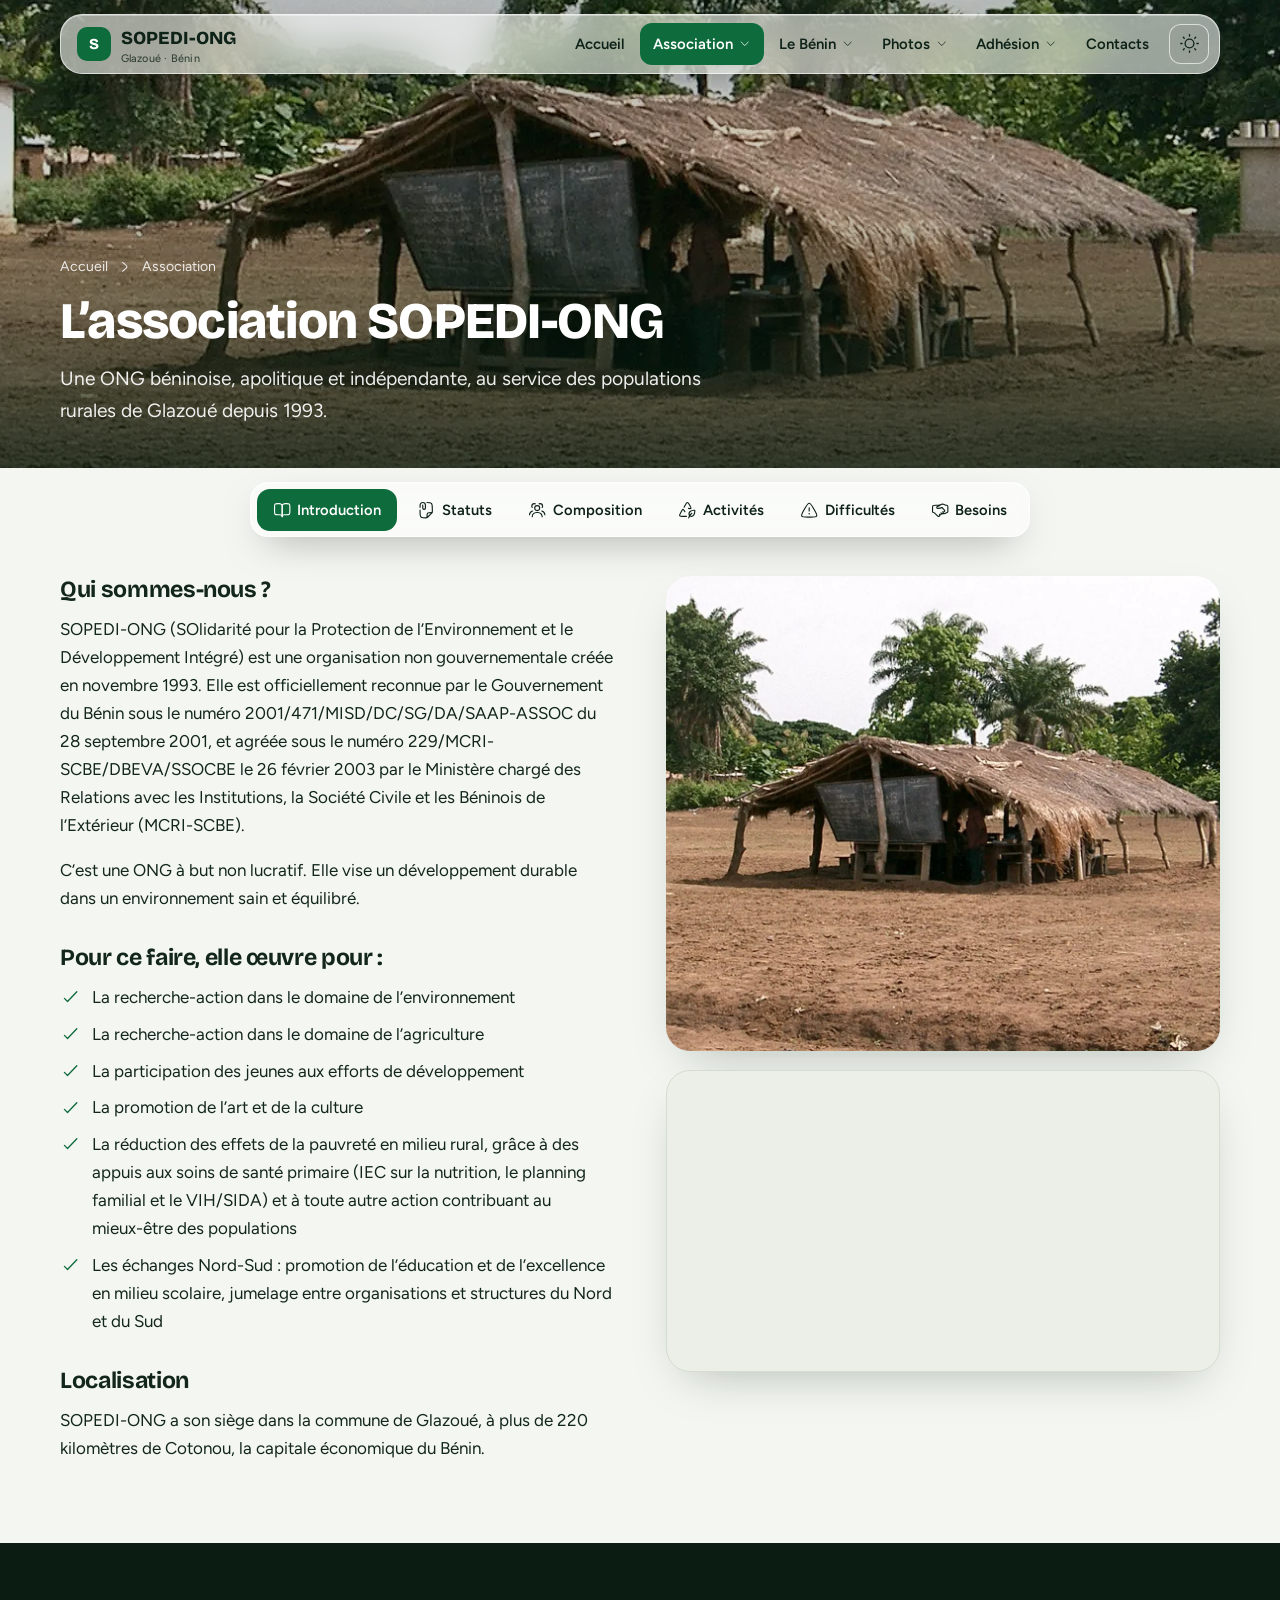
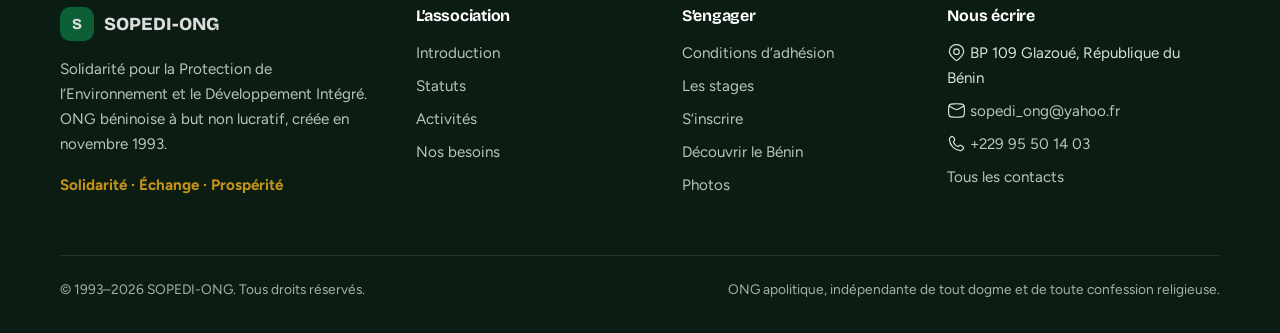
<file: association.html>
<!doctype html><html lang="fr"><head><meta charset="utf-8"><meta name="viewport" content="width=device-width,initial-scale=1"><title>Association · SOPEDI-ONG</title><meta name="description" content="Présentation, statuts, composition, activités, difficultés et besoins de SOPEDI-ONG."><meta name="theme-color" content="#0E6B3C"><link rel="preconnect" href="https://fonts.googleapis.com"><link rel="preconnect" href="https://fonts.gstatic.com" crossorigin><link href="https://fonts.googleapis.com/css2?family=Bricolage+Grotesque:opsz,wght@12..96,500;12..96,700;12..96,800&family=Figtree:wght@400;500;600;700&display=swap" rel="stylesheet"><link rel="stylesheet" href="assets/style.css"><style>html{scroll-behavior:smooth}body{margin:0}</style></head><body><div class="sp" data-theme="light"><header class="nav"><div class="nav-in">
<a class="brand" data-page="accueil" href="index.html" aria-label="SOPEDI-ONG, accueil"><span class="mark">S</span><span>SOPEDI-ONG<small>Glazoué · Bénin</small></span></a>
<ul class="menu"><li><a data-page="accueil" class="" href="accueil.html" >Accueil</a></li><li class="has"><button type="button" aria-expanded="false" aria-haspopup="true" aria-current="page">Association<svg class="ic chev" viewBox="0 0 24 24" fill="none" aria-hidden="true"><path d="M18 9.00005C18 9.00005 13.5811 15 12 15C10.4188 15 6 9 6 9" stroke="currentColor" stroke-linecap="round" stroke-linejoin="round" stroke-width="1.5"/></svg></button><ul class="drop"><li><a data-page="association" data-hash="introduction" class="" href="association.html#introduction" >Introduction</a></li><li><a data-page="association" data-hash="statuts" class="" href="association.html#statuts" >Statuts de l’ONG</a></li><li><a data-page="association" data-hash="composition" class="" href="association.html#composition" >Composition</a></li><li><a data-page="association" data-hash="activites" class="" href="association.html#activites" >Activités</a></li><li><a data-page="association" data-hash="difficultes" class="" href="association.html#difficultes" >Les difficultés</a></li><li><a data-page="association" data-hash="besoins" class="" href="association.html#besoins" >Les besoins</a></li></ul></li><li class="has"><button type="button" aria-expanded="false" aria-haspopup="true">Le Bénin<svg class="ic chev" viewBox="0 0 24 24" fill="none" aria-hidden="true"><path d="M18 9.00005C18 9.00005 13.5811 15 12 15C10.4188 15 6 9 6 9" stroke="currentColor" stroke-linecap="round" stroke-linejoin="round" stroke-width="1.5"/></svg></button><ul class="drop"><li><a data-page="benin" data-hash="pays" class="" href="benin.html#pays" >Le pays</a></li><li><a data-page="benin" data-hash="carte" class="" href="benin.html#carte" >Carte du pays</a></li><li><a data-page="benin" data-hash="identite" class="" href="benin.html#identite" >Carte d’identité</a></li><li><a data-page="benin" data-hash="depart" class="" href="benin.html#depart" >Avant le départ</a></li><li><a data-page="benin" data-hash="argent" class="" href="benin.html#argent" >Argent</a></li><li><a data-page="benin" data-hash="cuisine" class="" href="benin.html#cuisine" >Cuisine et boisson</a></li><li><a data-page="benin" data-hash="culture" class="" href="benin.html#culture" >Culture</a></li><li><a data-page="benin" data-hash="geo" class="" href="benin.html#geo" >Géographie et climat</a></li><li><a data-page="benin" data-hash="sante" class="" href="benin.html#sante" >Fiche santé</a></li></ul></li><li class="has"><button type="button" aria-expanded="false" aria-haspopup="true">Photos<svg class="ic chev" viewBox="0 0 24 24" fill="none" aria-hidden="true"><path d="M18 9.00005C18 9.00005 13.5811 15 12 15C10.4188 15 6 9 6 9" stroke="currentColor" stroke-linecap="round" stroke-linejoin="round" stroke-width="1.5"/></svg></button><ul class="drop"><li><a data-page="photos" data-hash="sopedi" class="" href="photos.html#sopedi" >SOPEDI</a></li><li><a data-page="photos" data-hash="marche-glazoue" class="" href="photos.html#marche-glazoue" >Marché de Glazoué</a></li><li><a data-page="photos" data-hash="aklampa" class="" href="photos.html#aklampa" >Danse Vodoun Aklampa</a></li><li><a data-page="photos" data-hash="egoungoun" class="" href="photos.html#egoungoun" >Danse Vodoun Egoungoun</a></li><li><a data-page="photos" data-hash="fa-oracle" class="" href="photos.html#fa-oracle" >Le FA (Oracle)</a></li><li><a data-page="photos" data-hash="collines" class="" href="photos.html#collines" >La région des collines</a></li><li><a data-page="photos" data-hash="remise-diplomes" class="" href="photos.html#remise-diplomes" >Remise des diplômes de stage</a></li></ul></li><li class="has"><button type="button" aria-expanded="false" aria-haspopup="true">Adhésion<svg class="ic chev" viewBox="0 0 24 24" fill="none" aria-hidden="true"><path d="M18 9.00005C18 9.00005 13.5811 15 12 15C10.4188 15 6 9 6 9" stroke="currentColor" stroke-linecap="round" stroke-linejoin="round" stroke-width="1.5"/></svg></button><ul class="drop"><li><a data-page="adhesion" data-hash="conditions" class="" href="adhesion.html#conditions" >Conditions d’adhésion</a></li><li><a data-page="adhesion" data-hash="stages" class="" href="adhesion.html#stages" >Les stages</a></li><li><a data-page="adhesion" data-hash="inscription" class="" href="adhesion.html#inscription" >Inscription</a></li></ul></li><li><a data-page="contact" class="" href="contact.html" >Contacts</a></li></ul>
<div class="tools"><button type="button" class="iconbtn theme" aria-label="Passer en mode sombre" aria-pressed="false"><span class="sunic"><svg class="ic " viewBox="0 0 24 24" fill="none" aria-hidden="true"><path d="M17 12C17 14.7614 14.7614 17 12 17C9.23858 17 7 14.7614 7 12C7 9.23858 9.23858 7 12 7C14.7614 7 17 9.23858 17 12Z" stroke="currentColor" stroke-width="1.5"/><path d="M12 2V3.5M12 20.5V22M19.0708 19.0713L18.0101 18.0106M5.98926 5.98926L4.9286 4.9286M22 12H20.5M3.5 12H2M19.0713 4.92871L18.0106 5.98937M5.98975 18.0107L4.92909 19.0714" stroke="currentColor" stroke-linecap="round" stroke-width="1.5"/></svg></span><span class="moon"><svg class="ic " viewBox="0 0 24 24" fill="none" aria-hidden="true"><path d="M21.5 14.0784C20.3003 14.7189 18.9301 15.0821 17.4751 15.0821C12.7491 15.0821 8.91792 11.2509 8.91792 6.52485C8.91792 5.06986 9.28105 3.69968 9.92163 2.5C5.66765 3.49698 2.5 7.31513 2.5 11.8731C2.5 17.1899 6.8101 21.5 12.1269 21.5C16.6849 21.5 20.503 18.3324 21.5 14.0784Z" stroke="currentColor" stroke-linecap="round" stroke-linejoin="round" stroke-width="1.5"/></svg></span></button>
<button type="button" class="iconbtn burger" aria-label="Ouvrir le menu" aria-expanded="false"><svg class="ic " viewBox="0 0 24 24" fill="none" aria-hidden="true"><path d="M4 5L20 5" stroke="currentColor" stroke-linecap="round" stroke-linejoin="round" stroke-width="1.5"/><path d="M4 12L20 12" stroke="currentColor" stroke-linecap="round" stroke-linejoin="round" stroke-width="1.5"/><path d="M4 19L20 19" stroke="currentColor" stroke-linecap="round" stroke-linejoin="round" stroke-width="1.5"/></svg></button></div>
</div></header><main><section class="hero sm"><img src="images/collines/cimg0626.webp" data-img="collines/cimg0626.webp" alt="Paysage de la région des Collines, Bénin" class="bg"  decoding="async">
<div class="wrap"><div><div class="crumb"><a data-page="accueil" class="" href="accueil.html" >Accueil</a> <svg class="ic " viewBox="0 0 24 24" fill="none" aria-hidden="true"><path d="M9.00005 6C9.00005 6 15 10.4189 15 12C15 13.5812 9 18 9 18" stroke="currentColor" stroke-linecap="round" stroke-linejoin="round" stroke-width="1.5"/></svg> <span>Association</span></div><h1>L’association SOPEDI-ONG</h1><p class="lead">Une ONG béninoise, apolitique et indépendante, au service des populations rurales de Glazoué depuis 1993.</p></div></div></section><div class="subnav"><div class="subnav-in glass" role="tablist"><button type="button" role="tab" aria-selected="false" data-tab="introduction"><svg class="ic " viewBox="0 0 24 24" fill="none" aria-hidden="true"><path d="M7.99978 3.5H6.60021C4.43183 3.5 3.34764 3.5 2.67399 4.17362C2.00034 4.84724 2.00029 5.93144 2.00021 8.09982L2 13.3998C1.99992 15.5684 1.99987 16.6526 2.67353 17.3263C3.34719 18 4.43146 18 6.6 18H8.95042C10.4329 18 11.7092 19.0464 11.9999 20.5V5.5C11.0556 4.24097 9.99989 3.5 7.99978 3.5Z" stroke="currentColor" stroke-linecap="round" stroke-linejoin="round" stroke-width="1.5"/><path d="M16.0001 3.5H17.3997C19.5681 3.5 20.6523 3.5 21.3259 4.17362C21.9996 4.84724 21.9996 5.93144 21.9997 8.09982L21.9999 13.3998C22 15.5684 22 16.6526 21.3264 17.3263C20.6527 18 19.5684 18 17.3999 18H15.0495C13.567 18 12.2907 19.0464 12 20.5V5.5C12.9443 4.24097 14 3.5 16.0001 3.5Z" stroke="currentColor" stroke-linecap="round" stroke-linejoin="round" stroke-width="1.5"/></svg>Introduction</button><button type="button" role="tab" aria-selected="false" data-tab="statuts"><svg class="ic " viewBox="0 0 24 24" fill="none" aria-hidden="true"><path d="M4 12.0004L4 14.5446C4 17.7896 4 19.4121 4.88607 20.5111C5.06508 20.7331 5.26731 20.9354 5.48933 21.1144C6.58831 22.0004 8.21082 22.0004 11.4558 22.0004C12.1614 22.0004 12.5141 22.0004 12.8372 21.8864C12.9044 21.8627 12.9702 21.8354 13.0345 21.8047C13.3436 21.6569 13.593 21.4074 14.0919 20.9085L18.8284 16.172C19.4065 15.5939 19.6955 15.3049 19.8478 14.9374C20 14.5698 20 14.1611 20 13.3436V10.0004C20 6.22919 20 4.34358 18.8284 3.172C17.7693 2.11284 16.1265 2.01122 13.0345 2.00146M13 21.5004V21.0004C13 18.172 13 16.7578 13.8787 15.8791C14.7574 15.0004 16.1716 15.0004 19 15.0004H19.5" stroke="currentColor" stroke-linecap="round" stroke-linejoin="round" stroke-width="1.5"/><path d="M4 8.23028V5.46105C4 3.54929 5.567 1.99951 7.5 1.99951C9.433 1.99951 11 3.54929 11 5.46105V9.26874C11 10.2246 10.2165 10.9995 9.25 10.9995C8.2835 10.9995 7.5 10.2246 7.5 9.26874V5.46105" stroke="currentColor" stroke-linecap="round" stroke-linejoin="round" stroke-width="1.5"/></svg>Statuts</button><button type="button" role="tab" aria-selected="false" data-tab="composition"><svg class="ic " viewBox="0 0 24 24" fill="none" aria-hidden="true"><path d="M18.4995 20.5C18.2663 17.5685 15.8417 15.2477 12.808 15.0521L11.9995 15C11.7107 15.0076 11.4416 15.0178 11.1877 15.0298C8.18075 15.1723 5.7304 17.5974 5.49951 20.5" stroke="currentColor" stroke-linecap="round" stroke-linejoin="round" stroke-width="1.5"/><path d="M15.2495 9.25C15.2495 11.0449 13.7944 12.5 11.9995 12.5C10.2046 12.5 8.74952 11.0449 8.74952 9.25C8.74952 7.45507 10.2046 6 11.9995 6C13.7944 6 15.2495 7.45507 15.2495 9.25Z" stroke="currentColor" stroke-linecap="round" stroke-linejoin="round" stroke-width="1.5"/><path d="M5.50249 8.5C5.17908 7.99485 4.99158 7.39432 4.99158 6.75C4.99158 4.95507 6.44665 3.5 8.24157 3.5C8.68752 3.5 9.1125 3.58982 9.49939 3.75235" stroke="currentColor" stroke-linecap="round" stroke-linejoin="round" stroke-width="1.5"/><path d="M18.4963 8.5C18.8197 7.99485 19.0072 7.39432 19.0072 6.75C19.0072 4.95507 17.5521 3.5 15.7572 3.5C15.3113 3.5 14.8863 3.58982 14.4994 3.75235" stroke="currentColor" stroke-linecap="round" stroke-linejoin="round" stroke-width="1.5"/><path d="M22.0007 17.9996C21.8208 15.7374 19.9995 13.5 17.9995 13" stroke="currentColor" stroke-linecap="round" stroke-linejoin="round" stroke-width="1.5"/><path d="M1.99927 17.9996C2.17923 15.7374 4.00049 13.5 6.00049 13" stroke="currentColor" stroke-linecap="round" stroke-linejoin="round" stroke-width="1.5"/></svg>Composition</button><button type="button" role="tab" aria-selected="false" data-tab="activites"><svg class="ic " viewBox="0 0 24 24" fill="none" aria-hidden="true"><path d="M17.9999 15.9988C16.4999 16.999 14.6842 18.9772 14 22M15 19.3372C12.6321 14.0106 17.4087 12.2141 21.0443 12.0143C21.4831 11.9902 21.7025 11.9782 21.86 12.1336C22.0176 12.289 22.0085 12.5106 21.9903 12.9536C21.8394 16.638 20.3286 21.707 15 19.3372Z" stroke="currentColor" stroke-linecap="round" stroke-linejoin="round" stroke-width="1.5"/><path d="M11 20H6.02099C3.73502 20 2.59203 20 2.15185 19.2655C1.71168 18.531 2.2625 17.5428 3.36416 15.5666L4.79185 13.0054C5.53109 11.6793 5.90071 11.0162 6.47924 11.0003C7.05776 10.9844 7.46426 11.6261 8.27725 12.9095L8.97855 14.0166" stroke="currentColor" stroke-linecap="round" stroke-linejoin="round" stroke-width="1.5"/><path d="M8 8.03384L8.99165 6.15531C10.4526 3.38777 11.1831 2.004 12.2929 2.00001C13.4027 1.99601 14.1419 3.37449 15.6204 6.13145L15.8647 6.58709C16.7821 8.29766 17.2407 9.15294 16.8728 9.68491C16.5048 10.2169 15.6024 10.0032 13.7975 9.5758L13.715 9.55628" stroke="currentColor" stroke-linecap="round" stroke-linejoin="round" stroke-width="1.5"/></svg>Activités</button><button type="button" role="tab" aria-selected="false" data-tab="difficultes"><svg class="ic " viewBox="0 0 24 24" fill="none" aria-hidden="true"><path d="M13.9248 21H10.0752C5.44476 21 3.12955 21 2.27636 19.4939C1.42317 17.9879 2.60736 15.9914 4.97574 11.9985L6.90057 8.75333C9.17559 4.91778 10.3131 3 12 3C13.6869 3 14.8244 4.91777 17.0994 8.75332L19.0243 11.9985C21.3926 15.9914 22.5768 17.9879 21.7236 19.4939C20.8704 21 18.5552 21 13.9248 21Z" stroke="currentColor" stroke-linecap="round" stroke-linejoin="round" stroke-width="1.5"/><path d="M12 9V13" stroke="currentColor" stroke-linecap="round" stroke-linejoin="round" stroke-width="1.5"/><path d="M12.125 16.75H12M12.25 16.75C12.25 16.8881 12.1381 17 12 17C11.8619 17 11.75 16.8881 11.75 16.75C11.75 16.6119 11.8619 16.5 12 16.5C12.1381 16.5 12.25 16.6119 12.25 16.75Z" stroke="currentColor" stroke-linecap="round" stroke-linejoin="round" stroke-width="1.5"/></svg>Difficultés</button><button type="button" role="tab" aria-selected="false" data-tab="besoins"><svg class="ic " viewBox="0 0 24 24" fill="none" aria-hidden="true"><path d="M14.5 8.49951C13.6329 8.93304 11.1118 9.66731 8.63166 9.5941C7.98001 9.57486 7.5 9.01526 7.5 8.36333C7.5 7.83928 7.81029 7.36341 8.28079 7.13264C9.28416 6.64049 10.867 5.81798 12.2709 5.05868C13.1233 4.5977 13.5495 4.3672 13.8726 4.25809C14.7383 3.96573 15.4351 3.95453 16.3097 4.21893C16.6362 4.3176 17.0283 4.51365 17.8124 4.90573L18.7167 5.35787C18.7884 5.39372 18.8243 5.41165 18.861 5.42651C18.9555 5.46475 19.0553 5.48831 19.1569 5.49637C19.1964 5.49951 19.2365 5.49951 19.3167 5.49951C19.9522 5.49951 20.2699 5.49951 20.5302 5.57107C21.2102 5.75804 21.7415 6.28929 21.9284 6.96928C22 7.22956 22 7.5473 22 8.18279V13.7138C22 14.4239 21.4244 14.9995 20.7143 14.9995C20.5752 14.9995 20.4398 15.0446 20.3286 15.1281L20 15.3745C19.3066 15.8945 18.9599 16.1546 18.5624 16.3051C18.4871 16.3336 18.4108 16.359 18.3335 16.3814C17.9251 16.4995 17.4917 16.4995 16.625 16.4995H14" stroke="currentColor" stroke-linecap="round" stroke-linejoin="round" stroke-width="1.5"/><path d="M14.5 8.49902L17.5713 11.9775C18.0912 12.5494 18.0703 13.4287 17.5238 13.9752C16.9584 14.5407 16.0416 14.5407 15.4762 13.9752C16.0285 14.5275 16.0523 15.4467 15.5 15.999C14.9477 16.5513 14.0523 16.5513 13.5 15.999L13 15.499C13.5523 16.0513 13.5523 16.9467 13 17.499C12.4477 18.0513 11.5523 18.0513 11 17.499C11.5523 18.0513 11.5523 18.9467 11 19.499L10.9393 19.5597C10.658 19.841 10.2765 19.999 9.87868 19.999H9.75C9.26978 19.999 8.80923 19.8083 8.46967 19.4687L4.41421 15.4132C4.149 15.148 3.78929 14.999 3.41421 14.999C2.63317 14.999 2 14.3659 2 13.5848L2 9.49902C2 7.61341 2 6.6706 2.58579 6.08481C3.17157 5.49902 4.11438 5.49902 6 5.49902L11 5.49902" stroke="currentColor" stroke-linecap="round" stroke-linejoin="round" stroke-width="1.5"/></svg>Besoins</button></div></div><section class="panel" id="p-introduction" role="tabpanel"><div class="wrap"><div class="two top"><div class="prose"><h3 style="margin-top:0">Qui sommes-nous ?</h3><p>SOPEDI-ONG (SOlidarité pour la Protection de l’Environnement et le Développement Intégré) est une organisation non gouvernementale créée en novembre 1993. Elle est officiellement reconnue par le Gouvernement du Bénin sous le numéro 2001/471/MISD/DC/SG/DA/SAAP-ASSOC du 28 septembre 2001, et agréée sous le numéro 229/MCRI-SCBE/DBEVA/SSOCBE le 26 février 2003 par le Ministère chargé des Relations avec les Institutions, la Société Civile et les Béninois de l’Extérieur (MCRI-SCBE).</p><p>C’est une ONG à but non lucratif. Elle vise un développement durable dans un environnement sain et équilibré.</p><h3>Pour ce faire, elle œuvre pour :</h3><ul class="ticks"><li><svg class="ic " viewBox="0 0 24 24" fill="none" aria-hidden="true"><path d="M5 14L8.5 17.5L19 6.5" stroke="currentColor" stroke-linecap="round" stroke-linejoin="round" stroke-width="1.5"/></svg><span>La recherche-action dans le domaine de l’environnement</span></li><li><svg class="ic " viewBox="0 0 24 24" fill="none" aria-hidden="true"><path d="M5 14L8.5 17.5L19 6.5" stroke="currentColor" stroke-linecap="round" stroke-linejoin="round" stroke-width="1.5"/></svg><span>La recherche-action dans le domaine de l’agriculture</span></li><li><svg class="ic " viewBox="0 0 24 24" fill="none" aria-hidden="true"><path d="M5 14L8.5 17.5L19 6.5" stroke="currentColor" stroke-linecap="round" stroke-linejoin="round" stroke-width="1.5"/></svg><span>La participation des jeunes aux efforts de développement</span></li><li><svg class="ic " viewBox="0 0 24 24" fill="none" aria-hidden="true"><path d="M5 14L8.5 17.5L19 6.5" stroke="currentColor" stroke-linecap="round" stroke-linejoin="round" stroke-width="1.5"/></svg><span>La promotion de l’art et de la culture</span></li><li><svg class="ic " viewBox="0 0 24 24" fill="none" aria-hidden="true"><path d="M5 14L8.5 17.5L19 6.5" stroke="currentColor" stroke-linecap="round" stroke-linejoin="round" stroke-width="1.5"/></svg><span>La réduction des effets de la pauvreté en milieu rural, grâce à des appuis aux soins de santé primaire (IEC sur la nutrition, le planning familial et le VIH/SIDA) et à toute autre action contribuant au mieux-être des populations</span></li><li><svg class="ic " viewBox="0 0 24 24" fill="none" aria-hidden="true"><path d="M5 14L8.5 17.5L19 6.5" stroke="currentColor" stroke-linecap="round" stroke-linejoin="round" stroke-width="1.5"/></svg><span>Les échanges Nord-Sud : promotion de l’éducation et de l’excellence en milieu scolaire, jumelage entre organisations et structures du Nord et du Sud</span></li></ul><h3>Localisation</h3><p>SOPEDI-ONG a son siège dans la commune de Glazoué, à plus de 220 kilomètres de Cotonou, la capitale économique du Bénin.</p></div>
<div style="display:grid;gap:1.2rem"><figure class="photo"><img src="images/collines/cimg0626.webp" data-img="collines/cimg0626.webp" alt="Une salle de classe sous un hangar de paille, région des Collines"  loading=lazy decoding="async"><figcaption>Une salle de classe sous un hangar de paille, région des Collines</figcaption></figure><div class="map"><iframe title="Carte de Glazoué" loading="lazy" src="https://www.openstreetmap.org/export/embed.html?bbox=1.95%2C7.75%2C2.5%2C8.2&layer=mapnik&marker=7.9667%2C2.2333" style="height:300px"></iframe></div></div></div></div></section><section class="panel" id="p-statuts" role="tabpanel"><div class="wrap"><div style="max-width:860px"><h3 style="margin:0 0 .3rem;font-size:1.5rem">Dénomination, siège, durée, but, stratégie</h3><p class="small" style="margin-bottom:1.4rem">Extrait des statuts de SOPEDI-ONG.</p><details class="acc" open><summary><span>Article 1<span class="tag">Création</span></span><svg class="ic " viewBox="0 0 24 24" fill="none" aria-hidden="true"><path d="M12.001 4.00101V20.001" stroke="currentColor" stroke-linecap="round" stroke-linejoin="round" stroke-width="1.5"/><path d="M20.001 12.001L4.00098 12.001" stroke="currentColor" stroke-linecap="round" stroke-linejoin="round" stroke-width="1.5"/></svg></summary><div class="body"><p>Il est créé en République du Bénin une Organisation Non Gouvernementale (ONG) à but non lucratif, régie par la loi du 1er juillet 1901 et le décret du 16 août portant création des Associations.</p></div></details><details class="acc"><summary><span>Article 2<span class="tag">Dénomination</span></span><svg class="ic " viewBox="0 0 24 24" fill="none" aria-hidden="true"><path d="M12.001 4.00101V20.001" stroke="currentColor" stroke-linecap="round" stroke-linejoin="round" stroke-width="1.5"/><path d="M20.001 12.001L4.00098 12.001" stroke="currentColor" stroke-linecap="round" stroke-linejoin="round" stroke-width="1.5"/></svg></summary><div class="body"><p>Cette Association est dénommée « SOLIDARITÉ POUR LA PROTECTION DE L’ENVIRONNEMENT ET LE DÉVELOPPEMENT INTÉGRÉ » et dotée d’une personnalité juridique.</p></div></details><details class="acc"><summary><span>Article 3<span class="tag">Principes</span></span><svg class="ic " viewBox="0 0 24 24" fill="none" aria-hidden="true"><path d="M12.001 4.00101V20.001" stroke="currentColor" stroke-linecap="round" stroke-linejoin="round" stroke-width="1.5"/><path d="M20.001 12.001L4.00098 12.001" stroke="currentColor" stroke-linecap="round" stroke-linejoin="round" stroke-width="1.5"/></svg></summary><div class="body"><p>L’Association est apolitique, indépendante de tout dogme et de toute confession religieuse.</p></div></details><details class="acc"><summary><span>Article 4<span class="tag">Siège</span></span><svg class="ic " viewBox="0 0 24 24" fill="none" aria-hidden="true"><path d="M12.001 4.00101V20.001" stroke="currentColor" stroke-linecap="round" stroke-linejoin="round" stroke-width="1.5"/><path d="M20.001 12.001L4.00098 12.001" stroke="currentColor" stroke-linecap="round" stroke-linejoin="round" stroke-width="1.5"/></svg></summary><div class="body"><p>Son siège social est fixé à Glazoué. L’organisme peut être représenté dans d’autres pays du monde sur décision de l’Assemblée Générale.</p></div></details><details class="acc"><summary><span>Article 5<span class="tag">Durée</span></span><svg class="ic " viewBox="0 0 24 24" fill="none" aria-hidden="true"><path d="M12.001 4.00101V20.001" stroke="currentColor" stroke-linecap="round" stroke-linejoin="round" stroke-width="1.5"/><path d="M20.001 12.001L4.00098 12.001" stroke="currentColor" stroke-linecap="round" stroke-linejoin="round" stroke-width="1.5"/></svg></summary><div class="body"><p>La durée de vie de l’Association est illimitée.</p></div></details><details class="acc"><summary><span>Article 6<span class="tag">Devise</span></span><svg class="ic " viewBox="0 0 24 24" fill="none" aria-hidden="true"><path d="M12.001 4.00101V20.001" stroke="currentColor" stroke-linecap="round" stroke-linejoin="round" stroke-width="1.5"/><path d="M20.001 12.001L4.00098 12.001" stroke="currentColor" stroke-linecap="round" stroke-linejoin="round" stroke-width="1.5"/></svg></summary><div class="body"><p>Sa devise est : SOLIDARITÉ – ÉCHANGE – PROSPÉRITÉ.</p></div></details><details class="acc"><summary><span>Article 7<span class="tag">But</span></span><svg class="ic " viewBox="0 0 24 24" fill="none" aria-hidden="true"><path d="M12.001 4.00101V20.001" stroke="currentColor" stroke-linecap="round" stroke-linejoin="round" stroke-width="1.5"/><path d="M20.001 12.001L4.00098 12.001" stroke="currentColor" stroke-linecap="round" stroke-linejoin="round" stroke-width="1.5"/></svg></summary><div class="body"><p>L’Association se donne pour objectifs de réduire les effets néfastes de la pauvreté en milieu rural en particulier, et urbain en général.</p></div></details><details class="acc"><summary><span>Article 8<span class="tag">Stratégie</span></span><svg class="ic " viewBox="0 0 24 24" fill="none" aria-hidden="true"><path d="M12.001 4.00101V20.001" stroke="currentColor" stroke-linecap="round" stroke-linejoin="round" stroke-width="1.5"/><path d="M20.001 12.001L4.00098 12.001" stroke="currentColor" stroke-linecap="round" stroke-linejoin="round" stroke-width="1.5"/></svg></summary><div class="body"><p>Pour atteindre ces objectifs, l’Association vise à :</p><ul class="ticks"><li><svg class="ic " viewBox="0 0 24 24" fill="none" aria-hidden="true"><path d="M5 14L8.5 17.5L19 6.5" stroke="currentColor" stroke-linecap="round" stroke-linejoin="round" stroke-width="1.5"/></svg><span>Regrouper et faire susciter les initiatives de développement</span></li><li><svg class="ic " viewBox="0 0 24 24" fill="none" aria-hidden="true"><path d="M5 14L8.5 17.5L19 6.5" stroke="currentColor" stroke-linecap="round" stroke-linejoin="round" stroke-width="1.5"/></svg><span>Appuyer les organisations féminines et mixtes pour la promotion de leurs activités génératrices de revenus</span></li><li><svg class="ic " viewBox="0 0 24 24" fill="none" aria-hidden="true"><path d="M5 14L8.5 17.5L19 6.5" stroke="currentColor" stroke-linecap="round" stroke-linejoin="round" stroke-width="1.5"/></svg><span>Œuvrer pour l’amélioration d’un cadre environnemental sain à travers l’assainissement, le reboisement et l’appui aux soins de santé primaire</span></li><li><svg class="ic " viewBox="0 0 24 24" fill="none" aria-hidden="true"><path d="M5 14L8.5 17.5L19 6.5" stroke="currentColor" stroke-linecap="round" stroke-linejoin="round" stroke-width="1.5"/></svg><span>Promouvoir la recherche-action pour une agriculture durable</span></li><li><svg class="ic " viewBox="0 0 24 24" fill="none" aria-hidden="true"><path d="M5 14L8.5 17.5L19 6.5" stroke="currentColor" stroke-linecap="round" stroke-linejoin="round" stroke-width="1.5"/></svg><span>Inventorier un système de gestion rationnelle des produits agricoles par la création de banques de céréales, pour lutter contre la pauvreté et l’insécurité alimentaire</span></li><li><svg class="ic " viewBox="0 0 24 24" fill="none" aria-hidden="true"><path d="M5 14L8.5 17.5L19 6.5" stroke="currentColor" stroke-linecap="round" stroke-linejoin="round" stroke-width="1.5"/></svg><span>Construire des infrastructures (classes, hangars, latrines, magasins)</span></li><li><svg class="ic " viewBox="0 0 24 24" fill="none" aria-hidden="true"><path d="M5 14L8.5 17.5L19 6.5" stroke="currentColor" stroke-linecap="round" stroke-linejoin="round" stroke-width="1.5"/></svg><span>Collaborer et jumeler avec toutes les autres associations, organisations et institutions nationales et étrangères visant les mêmes objectifs</span></li><li><svg class="ic " viewBox="0 0 24 24" fill="none" aria-hidden="true"><path d="M5 14L8.5 17.5L19 6.5" stroke="currentColor" stroke-linecap="round" stroke-linejoin="round" stroke-width="1.5"/></svg><span>Promouvoir l’enseignement du français dans les pays anglophones</span></li><li><svg class="ic " viewBox="0 0 24 24" fill="none" aria-hidden="true"><path d="M5 14L8.5 17.5L19 6.5" stroke="currentColor" stroke-linecap="round" stroke-linejoin="round" stroke-width="1.5"/></svg><span>Organiser des séances d’IEC sur les IST/VIH-SIDA</span></li><li><svg class="ic " viewBox="0 0 24 24" fill="none" aria-hidden="true"><path d="M5 14L8.5 17.5L19 6.5" stroke="currentColor" stroke-linecap="round" stroke-linejoin="round" stroke-width="1.5"/></svg><span>Promouvoir les voyages d’échanges, d’informations et de formations professionnelles des membres et des communautés à la base</span></li><li><svg class="ic " viewBox="0 0 24 24" fill="none" aria-hidden="true"><path d="M5 14L8.5 17.5L19 6.5" stroke="currentColor" stroke-linecap="round" stroke-linejoin="round" stroke-width="1.5"/></svg><span>Promouvoir l’art, la culture et le sport</span></li></ul></div></details></div></div></section><section class="panel" id="p-composition" role="tabpanel"><div class="wrap"><p class="intro" style="margin-top:0">Selon l’article 14 des statuts, l’Association comprend quatre catégories de membres.</p><div class="cards" style="margin:1.6rem 0 2.6rem"><div class="card"><div class="ib"><svg class="ic " viewBox="0 0 24 24" fill="none" aria-hidden="true"><path d="M5.0249 21C5.04385 19.2643 5.04366 17.5541 5.0366 15.9209M5.0366 15.9209C5.01301 10.4614 4.91276 5.86186 5.19475 4.04271C5.5611 1.67939 9.39301 3.82993 13.9703 5.59842L16.0328 6.48729C17.5508 7.1415 19.7187 8.30352 18.7662 9.66084C18.3738 10.22 17.56 10.8596 16.0575 11.567L5.0366 15.9209Z" stroke="currentColor" stroke-linecap="round" stroke-linejoin="round" stroke-width="1.5"/></svg></div><h3>Membres fondateurs</h3><p>Personnes morales ou physiques ayant œuvré pour la création de l’Association et participé à l’Assemblée Générale Constitutive.</p><span class="small">Article 15</span></div><div class="card"><div class="ib"><svg class="ic " viewBox="0 0 24 24" fill="none" aria-hidden="true"><path d="M20 21.0001C19.713 17.269 16.7289 14.3151 12.995 14.0662L12 13.9999C11.6446 14.0096 11.3134 14.0225 11.0008 14.0378C7.3 14.2192 4.28417 17.3057 4 21.0001" stroke="currentColor" stroke-linecap="round" stroke-linejoin="round" stroke-width="1.5"/><circle cx="12" cy="6.99988" r="4" stroke="currentColor" stroke-linecap="round" stroke-linejoin="round" stroke-width="1.5"/></svg></div><h3>Membres actifs</h3><p>Personnes morales ou physiques, titulaires d’une carte de membre, qui se battent ardemment pour la bonne marche de l’organisation.</p><span class="small">Article 16</span></div><div class="card"><div class="ib"><svg class="ic " viewBox="0 0 24 24" fill="none" aria-hidden="true"><path d="M13 20.3025C12.1525 20.6505 11.1746 20.5389 10.4107 19.9677C7.58942 17.858 2 13.0348 2 8.69444C2 5.82563 4.10526 3.5 7 3.5C8.5 3.5 10 4 12 6C14 4 15.5 3.5 17 3.5C19.8947 3.5 22 5.82563 22 8.69444C22 9.12591 21.9448 9.56214 21.8425 10" stroke="currentColor" stroke-linecap="round" stroke-linejoin="round" stroke-width="1.5"/><path d="M14 17C14 17 15 17 16 19C16 19 19.1765 14 22 13" stroke="currentColor" stroke-linecap="round" stroke-linejoin="round" stroke-width="1.5"/></svg></div><h3>Membres sympathisants</h3><p>Personnes physiques ou morales qui admettent les principes et poursuivent les mêmes buts, dont les statuts ont fait l’objet d’une étude préalable par l’Assemblée Générale.</p><span class="small">Article 17</span></div><div class="card"><div class="ib"><svg class="ic " viewBox="0 0 24 24" fill="none" aria-hidden="true"><path d="M14.5 8.49951C13.6329 8.93304 11.1118 9.66731 8.63166 9.5941C7.98001 9.57486 7.5 9.01526 7.5 8.36333C7.5 7.83928 7.81029 7.36341 8.28079 7.13264C9.28416 6.64049 10.867 5.81798 12.2709 5.05868C13.1233 4.5977 13.5495 4.3672 13.8726 4.25809C14.7383 3.96573 15.4351 3.95453 16.3097 4.21893C16.6362 4.3176 17.0283 4.51365 17.8124 4.90573L18.7167 5.35787C18.7884 5.39372 18.8243 5.41165 18.861 5.42651C18.9555 5.46475 19.0553 5.48831 19.1569 5.49637C19.1964 5.49951 19.2365 5.49951 19.3167 5.49951C19.9522 5.49951 20.2699 5.49951 20.5302 5.57107C21.2102 5.75804 21.7415 6.28929 21.9284 6.96928C22 7.22956 22 7.5473 22 8.18279V13.7138C22 14.4239 21.4244 14.9995 20.7143 14.9995C20.5752 14.9995 20.4398 15.0446 20.3286 15.1281L20 15.3745C19.3066 15.8945 18.9599 16.1546 18.5624 16.3051C18.4871 16.3336 18.4108 16.359 18.3335 16.3814C17.9251 16.4995 17.4917 16.4995 16.625 16.4995H14" stroke="currentColor" stroke-linecap="round" stroke-linejoin="round" stroke-width="1.5"/><path d="M14.5 8.49902L17.5713 11.9775C18.0912 12.5494 18.0703 13.4287 17.5238 13.9752C16.9584 14.5407 16.0416 14.5407 15.4762 13.9752C16.0285 14.5275 16.0523 15.4467 15.5 15.999C14.9477 16.5513 14.0523 16.5513 13.5 15.999L13 15.499C13.5523 16.0513 13.5523 16.9467 13 17.499C12.4477 18.0513 11.5523 18.0513 11 17.499C11.5523 18.0513 11.5523 18.9467 11 19.499L10.9393 19.5597C10.658 19.841 10.2765 19.999 9.87868 19.999H9.75C9.26978 19.999 8.80923 19.8083 8.46967 19.4687L4.41421 15.4132C4.149 15.148 3.78929 14.999 3.41421 14.999C2.63317 14.999 2 14.3659 2 13.5848L2 9.49902C2 7.61341 2 6.6706 2.58579 6.08481C3.17157 5.49902 4.11438 5.49902 6 5.49902L11 5.49902" stroke="currentColor" stroke-linecap="round" stroke-linejoin="round" stroke-width="1.5"/></svg></div><h3>Membres d’honneur</h3><p>Statut conféré par le Conseil d’Administration à toute personne physique qui a rendu ou rend des services exceptionnels à l’organisation.</p><span class="small">Article 18</span></div></div><div class="two top"><div><h3 class="grp" style="margin-top:0"><svg class="ic " viewBox="0 0 24 24" fill="none" aria-hidden="true"><path d="M18.4995 20.5C18.2663 17.5685 15.8417 15.2477 12.808 15.0521L11.9995 15C11.7107 15.0076 11.4416 15.0178 11.1877 15.0298C8.18075 15.1723 5.7304 17.5974 5.49951 20.5" stroke="currentColor" stroke-linecap="round" stroke-linejoin="round" stroke-width="1.5"/><path d="M15.2495 9.25C15.2495 11.0449 13.7944 12.5 11.9995 12.5C10.2046 12.5 8.74952 11.0449 8.74952 9.25C8.74952 7.45507 10.2046 6 11.9995 6C13.7944 6 15.2495 7.45507 15.2495 9.25Z" stroke="currentColor" stroke-linecap="round" stroke-linejoin="round" stroke-width="1.5"/><path d="M5.50249 8.5C5.17908 7.99485 4.99158 7.39432 4.99158 6.75C4.99158 4.95507 6.44665 3.5 8.24157 3.5C8.68752 3.5 9.1125 3.58982 9.49939 3.75235" stroke="currentColor" stroke-linecap="round" stroke-linejoin="round" stroke-width="1.5"/><path d="M18.4963 8.5C18.8197 7.99485 19.0072 7.39432 19.0072 6.75C19.0072 4.95507 17.5521 3.5 15.7572 3.5C15.3113 3.5 14.8863 3.58982 14.4994 3.75235" stroke="currentColor" stroke-linecap="round" stroke-linejoin="round" stroke-width="1.5"/><path d="M22.0007 17.9996C21.8208 15.7374 19.9995 13.5 17.9995 13" stroke="currentColor" stroke-linecap="round" stroke-linejoin="round" stroke-width="1.5"/><path d="M1.99927 17.9996C2.17923 15.7374 4.00049 13.5 6.00049 13" stroke="currentColor" stroke-linecap="round" stroke-linejoin="round" stroke-width="1.5"/></svg> L’Assemblée Générale</h3><ul class="ticks"><li><svg class="ic " viewBox="0 0 24 24" fill="none" aria-hidden="true"><path d="M5 14L8.5 17.5L19 6.5" stroke="currentColor" stroke-linecap="round" stroke-linejoin="round" stroke-width="1.5"/></svg><span>Adopter les statuts et le règlement intérieur</span></li><li><svg class="ic " viewBox="0 0 24 24" fill="none" aria-hidden="true"><path d="M5 14L8.5 17.5L19 6.5" stroke="currentColor" stroke-linecap="round" stroke-linejoin="round" stroke-width="1.5"/></svg><span>Adopter le budget de l’Association</span></li><li><svg class="ic " viewBox="0 0 24 24" fill="none" aria-hidden="true"><path d="M5 14L8.5 17.5L19 6.5" stroke="currentColor" stroke-linecap="round" stroke-linejoin="round" stroke-width="1.5"/></svg><span>Décider des grandes orientations</span></li><li><svg class="ic " viewBox="0 0 24 24" fill="none" aria-hidden="true"><path d="M5 14L8.5 17.5L19 6.5" stroke="currentColor" stroke-linecap="round" stroke-linejoin="round" stroke-width="1.5"/></svg><span>Élire les membres du Conseil d’Administration</span></li><li><svg class="ic " viewBox="0 0 24 24" fill="none" aria-hidden="true"><path d="M5 14L8.5 17.5L19 6.5" stroke="currentColor" stroke-linecap="round" stroke-linejoin="round" stroke-width="1.5"/></svg><span>Veiller au respect des textes</span></li><li><svg class="ic " viewBox="0 0 24 24" fill="none" aria-hidden="true"><path d="M5 14L8.5 17.5L19 6.5" stroke="currentColor" stroke-linecap="round" stroke-linejoin="round" stroke-width="1.5"/></svg><span>Apprécier les rapports d’activités et financiers</span></li><li><svg class="ic " viewBox="0 0 24 24" fill="none" aria-hidden="true"><path d="M5 14L8.5 17.5L19 6.5" stroke="currentColor" stroke-linecap="round" stroke-linejoin="round" stroke-width="1.5"/></svg><span>Fixer le taux des cotisations</span></li></ul><p class="small" style="max-width:62ch">Elle regroupe tous les membres actifs en règle, les membres sympathisants et d’honneur. Elle se réunit ordinairement chaque 31 décembre, et en session extraordinaire en cas de force majeure. Elle est convoquée par le Président sept jours avant sa tenue. Le quorum est fixé aux 2/3 des membres actifs ; les décisions sont prises à la majorité absolue.</p></div>
<div><h3 class="grp" style="margin-top:0"><svg class="ic " viewBox="0 0 24 24" fill="none" aria-hidden="true"><path d="M18.7088 3.49534C16.8165 2.55382 14.5009 2 12 2C9.4991 2 7.1835 2.55382 5.29116 3.49534C4.36318 3.95706 3.89919 4.18792 3.4496 4.91378C3 5.63965 3 6.34248 3 7.74814V11.2371C3 16.9205 7.54236 20.0804 10.173 21.4338C10.9067 21.8113 11.2735 22 12 22C12.7265 22 13.0933 21.8113 13.8269 21.4338C16.4576 20.0804 21 16.9205 21 11.2371L21 7.74814C21 6.34249 21 5.63966 20.5504 4.91378C20.1008 4.18791 19.6368 3.95706 18.7088 3.49534Z" stroke="currentColor" stroke-linecap="round" stroke-linejoin="round" stroke-width="1.5"/></svg> Le Conseil d’Administration</h3><p class="small">Cinq membres élus par l’Assemblée Générale pour un mandat de trois ans renouvelable.</p><div class="org"><div class="top"><b>Président</b><span>Représente l’Association, coordonne les activités, ordonne les dépenses.</span></div><div><b>Secrétaire Général</b><span>Secrétariat, archives, procès-verbaux, gestion administrative.</span></div><div><b>Trésorier</b><span>Comptabilité, collecte et gestion des fonds, rapports financiers.</span></div><div><b>Affaires féminines</b><span>Questions liées à la vie et à l’organisation des femmes.</span></div><div><b>Conseiller technique</b><span>Assiste le Président, le secrétaire, le trésorier et tout membre.</span></div></div><p class="small" style="margin-top:1rem">Le CA s’appuie sur une équipe technique dirigée par un Directeur Exécutif et des Coordonnateurs d’Antenne dans les autres pays.</p></div></div></div></section><section class="panel" id="p-activites" role="tabpanel"><div class="wrap"><div class="two top"><div class="prose"><h3 style="margin-top:0">Activités déjà menées</h3><p>De 1999 à 2008, l’ONG a réalisé ou organisé les activités suivantes.</p>
<h3 class="grp"><svg class="ic " viewBox="0 0 24 24" fill="none" aria-hidden="true"><path d="M7.64584 15.7108C7.23279 14.8966 7 13.9755 7 13C7 9.78484 9.5 7.5 13 7C17.0817 6.4169 18.8333 4.16667 20 3C23.5 16 17 19 13 19C11.9071 19 10.8825 18.7078 10 18.1973" stroke="currentColor" stroke-linecap="round" stroke-linejoin="round" stroke-width="1.5"/><path d="M3 21C3.5 18 5.45791 16.1355 10 15C13.2167 14.1958 15.4634 12.1791 17 10.0549" stroke="currentColor" stroke-linecap="round" stroke-width="1.5"/></svg> Environnement</h3><ul class="ticks"><li><svg class="ic " viewBox="0 0 24 24" fill="none" aria-hidden="true"><path d="M5 14L8.5 17.5L19 6.5" stroke="currentColor" stroke-linecap="round" stroke-linejoin="round" stroke-width="1.5"/></svg><span>Participation à plusieurs ateliers et séminaires de formation</span></li><li><svg class="ic " viewBox="0 0 24 24" fill="none" aria-hidden="true"><path d="M5 14L8.5 17.5L19 6.5" stroke="currentColor" stroke-linecap="round" stroke-linejoin="round" stroke-width="1.5"/></svg><span>Sensibilisation et identification de 950 ménages pour la gestion des déchets solides ménagers dans la commune de Glazoué</span></li><li><svg class="ic " viewBox="0 0 24 24" fill="none" aria-hidden="true"><path d="M5 14L8.5 17.5L19 6.5" stroke="currentColor" stroke-linecap="round" stroke-linejoin="round" stroke-width="1.5"/></svg><span>Journée de réflexion sur la problématique des ordures ménagères à Glazoué</span></li><li><svg class="ic " viewBox="0 0 24 24" fill="none" aria-hidden="true"><path d="M5 14L8.5 17.5L19 6.5" stroke="currentColor" stroke-linecap="round" stroke-linejoin="round" stroke-width="1.5"/></svg><span>Pré-collecte des ordures dans deux quartiers de la ville</span></li><li><svg class="ic " viewBox="0 0 24 24" fill="none" aria-hidden="true"><path d="M5 14L8.5 17.5L19 6.5" stroke="currentColor" stroke-linecap="round" stroke-linejoin="round" stroke-width="1.5"/></svg><span>Enquête diagnostic sur la gestion des déchets avec la DDEHU-Zou/Collines</span></li><li><svg class="ic " viewBox="0 0 24 24" fill="none" aria-hidden="true"><path d="M5 14L8.5 17.5L19 6.5" stroke="currentColor" stroke-linecap="round" stroke-linejoin="round" stroke-width="1.5"/></svg><span>Journées Mensuelles pour un Environnement Sain (JMES)</span></li><li><svg class="ic " viewBox="0 0 24 24" fill="none" aria-hidden="true"><path d="M5 14L8.5 17.5L19 6.5" stroke="currentColor" stroke-linecap="round" stroke-linejoin="round" stroke-width="1.5"/></svg><span>Campagnes hebdomadaires de salubrité avec l’association IMONLE (87 personnes dont 85 femmes)</span></li><li><svg class="ic " viewBox="0 0 24 24" fill="none" aria-hidden="true"><path d="M5 14L8.5 17.5L19 6.5" stroke="currentColor" stroke-linecap="round" stroke-linejoin="round" stroke-width="1.5"/></svg><span>Curage des caniveaux</span></li><li><svg class="ic " viewBox="0 0 24 24" fill="none" aria-hidden="true"><path d="M5 14L8.5 17.5L19 6.5" stroke="currentColor" stroke-linecap="round" stroke-linejoin="round" stroke-width="1.5"/></svg><span>Sensibilisation à la protection de la flore (lutte contre la désertification)</span></li></ul>
<h3 class="grp"><svg class="ic " viewBox="0 0 24 24" fill="none" aria-hidden="true"><path d="M14 2V4M14 4V6M14 4H10M10 2V4M10 4V6" stroke="currentColor" stroke-linecap="round" stroke-width="1.5"/><path d="M3 22V11.3808C3 7.8766 3 6.12452 4.15327 5.03591C4.88623 4.34404 5.90312 4.09189 7.5 4M21 22V11.3808C21 7.8766 21 6.12452 19.8467 5.03591C19.1138 4.34404 18.0969 4.09189 16.5 4" stroke="currentColor" stroke-linecap="round" stroke-linejoin="round" stroke-width="1.5"/><path d="M14 10H16" stroke="currentColor" stroke-linecap="round" stroke-width="1.5"/><path d="M14 14H16" stroke="currentColor" stroke-linecap="round" stroke-width="1.5"/><path d="M7 14H9" stroke="currentColor" stroke-linecap="round" stroke-width="1.5"/><path d="M7 10H9" stroke="currentColor" stroke-linecap="round" stroke-width="1.5"/><path d="M2 22H9.5M22 22H14.5" stroke="currentColor" stroke-linecap="round" stroke-linejoin="round" stroke-width="1.5"/><path d="M9.5 22V19.5C9.5 18.5654 9.5 18.0981 9.70096 17.75C9.83261 17.522 10.022 17.3326 10.25 17.201C10.5981 17 11.0654 17 12 17C12.9346 17 13.4019 17 13.75 17.201C13.978 17.3326 14.1674 17.522 14.299 17.75C14.5 18.0981 14.5 18.5654 14.5 19.5V22" stroke="currentColor" stroke-linecap="round" stroke-width="1.5"/></svg> Santé</h3><ul class="ticks"><li><svg class="ic " viewBox="0 0 24 24" fill="none" aria-hidden="true"><path d="M5 14L8.5 17.5L19 6.5" stroke="currentColor" stroke-linecap="round" stroke-linejoin="round" stroke-width="1.5"/></svg><span>Sensibilisation sur le planning familial et la nutrition infantile</span></li><li><svg class="ic " viewBox="0 0 24 24" fill="none" aria-hidden="true"><path d="M5 14L8.5 17.5L19 6.5" stroke="currentColor" stroke-linecap="round" stroke-linejoin="round" stroke-width="1.5"/></svg><span>Don de médicaments au centre de santé de la commune</span></li><li><svg class="ic " viewBox="0 0 24 24" fill="none" aria-hidden="true"><path d="M5 14L8.5 17.5L19 6.5" stroke="currentColor" stroke-linecap="round" stroke-linejoin="round" stroke-width="1.5"/></svg><span>Sensibilisation sur l’hygiène en milieu scolaire</span></li><li><svg class="ic " viewBox="0 0 24 24" fill="none" aria-hidden="true"><path d="M5 14L8.5 17.5L19 6.5" stroke="currentColor" stroke-linecap="round" stroke-linejoin="round" stroke-width="1.5"/></svg><span>Sensibilisation sur les IST/VIH-SIDA</span></li></ul>
<h3 class="grp"><svg class="ic " viewBox="0 0 24 24" fill="none" aria-hidden="true"><circle cx="12" cy="12" r="10" stroke="currentColor" stroke-width="1.5"/><path d="M8 12C8 18 12 22 12 22C12 22 16 18 16 12C16 6 12 2 12 2C12 2 8 6 8 12Z" stroke="currentColor" stroke-linejoin="round" stroke-width="1.5"/><path d="M21 15H3" stroke="currentColor" stroke-linecap="round" stroke-linejoin="round" stroke-width="1.5"/><path d="M21 9H3" stroke="currentColor" stroke-linecap="round" stroke-linejoin="round" stroke-width="1.5"/></svg> Échanges Nord-Sud</h3><ul class="ticks"><li><svg class="ic " viewBox="0 0 24 24" fill="none" aria-hidden="true"><path d="M5 14L8.5 17.5L19 6.5" stroke="currentColor" stroke-linecap="round" stroke-linejoin="round" stroke-width="1.5"/></svg><span>Gestion de la correspondance inter-scolaire entre des écoles du Bénin et celles du Québec, de la France, de la Belgique, de la Suisse…</span></li><li><svg class="ic " viewBox="0 0 24 24" fill="none" aria-hidden="true"><path d="M5 14L8.5 17.5L19 6.5" stroke="currentColor" stroke-linecap="round" stroke-linejoin="round" stroke-width="1.5"/></svg><span>Gestion de stages réguliers : immersion culturelle, appui à la santé de la mère et de l’enfant, enseignement de l’anglais, appui aux NTIC, à la protection de l’environnement et aux activités génératrices de revenus des femmes</span></li><li><svg class="ic " viewBox="0 0 24 24" fill="none" aria-hidden="true"><path d="M5 14L8.5 17.5L19 6.5" stroke="currentColor" stroke-linecap="round" stroke-linejoin="round" stroke-width="1.5"/></svg><span>Gestion de programmes de stage en éducation, santé et communication</span></li></ul>
<h3 class="grp"><svg class="ic " viewBox="0 0 24 24" fill="none" aria-hidden="true"><path d="M21.1609 9.92846C22.1928 9.54155 22.2858 7.69292 21.3685 5.79943C20.4512 3.90594 18.8711 2.68462 17.8391 3.07154M21.1609 9.92846C20.1289 10.3154 18.5488 9.09406 17.6315 7.20057C16.7142 5.30708 16.8072 3.45845 17.8391 3.07154M21.1609 9.92846L6.16089 18.9285C5.12895 19.3154 3.54878 18.0941 2.6315 16.2006C1.71421 14.3071 1.80716 12.4584 2.83911 12.0715L17.8391 3.07154" stroke="currentColor" stroke-width="1.5"/><path d="M15 13.6072C13.6383 13.0342 10.9233 10.9509 10.9574 7.20117M11.5 15.7012C10.3333 15.1444 7.9 13.0787 7.5 9.26966" stroke="currentColor" stroke-width="1.5"/><path d="M15.43 14C16.0276 15.1302 16.639 18.1124 14.5498 21L13.5632 19.584L11 20.8103C11 20.8103 12.8249 18.8868 11.9528 16" stroke="currentColor" stroke-linecap="round" stroke-linejoin="round" stroke-width="1.5"/></svg> Éducation</h3><ul class="ticks"><li><svg class="ic " viewBox="0 0 24 24" fill="none" aria-hidden="true"><path d="M5 14L8.5 17.5L19 6.5" stroke="currentColor" stroke-linecap="round" stroke-linejoin="round" stroke-width="1.5"/></svg><span>Renforcement des capacités des agents de la radio Ilèma par une consultante canadienne en communication</span></li><li><svg class="ic " viewBox="0 0 24 24" fill="none" aria-hidden="true"><path d="M5 14L8.5 17.5L19 6.5" stroke="currentColor" stroke-linecap="round" stroke-linejoin="round" stroke-width="1.5"/></svg><span>Lancement du projet de parrainage des enfants en milieu scolaire : 27 enfants parrainés du CE2 au CM1</span></li><li><svg class="ic " viewBox="0 0 24 24" fill="none" aria-hidden="true"><path d="M5 14L8.5 17.5L19 6.5" stroke="currentColor" stroke-linecap="round" stroke-linejoin="round" stroke-width="1.5"/></svg><span>Don de fournitures scolaires aux enfants des membres de l’association IMONLE</span></li><li><svg class="ic " viewBox="0 0 24 24" fill="none" aria-hidden="true"><path d="M5 14L8.5 17.5L19 6.5" stroke="currentColor" stroke-linecap="round" stroke-linejoin="round" stroke-width="1.5"/></svg><span>Gestion d’une bibliothèque</span></li><li><svg class="ic " viewBox="0 0 24 24" fill="none" aria-hidden="true"><path d="M5 14L8.5 17.5L19 6.5" stroke="currentColor" stroke-linecap="round" stroke-linejoin="round" stroke-width="1.5"/></svg><span>Programme d’appui aux orphelins</span></li></ul></div>
<div style="display:grid;gap:1.2rem;position:sticky;top:150px"><figure class="photo"><img src="images/remise-diplomes/cimg0907.webp" data-img="remise-diplomes/cimg0907.webp" alt="Remise d’une attestation de stage"  loading=lazy decoding="async"><figcaption>Remise d’une attestation de stage</figcaption></figure><div class="card feature"><div class="ib"><svg class="ic " viewBox="0 0 24 24" fill="none" aria-hidden="true"><circle cx="12" cy="12" r="10" stroke="currentColor" stroke-width="1.5"/><path d="M9.5 9.5L12.9999 12.9996M16 8L11 13" stroke="currentColor" stroke-linecap="round" stroke-linejoin="round" stroke-width="1.5"/></svg></div><h3>Activités en cours</h3><ul class="ticks"><li><svg class="ic " viewBox="0 0 24 24" fill="none" aria-hidden="true"><path d="M5 14L8.5 17.5L19 6.5" stroke="currentColor" stroke-linecap="round" stroke-linejoin="round" stroke-width="1.5"/></svg><span>Pré-collecte des ordures ménagères à Glazoué</span></li><li><svg class="ic " viewBox="0 0 24 24" fill="none" aria-hidden="true"><path d="M5 14L8.5 17.5L19 6.5" stroke="currentColor" stroke-linecap="round" stroke-linejoin="round" stroke-width="1.5"/></svg><span>Extension de la correspondance inter-scolaire aux autres pays francophones</span></li><li><svg class="ic " viewBox="0 0 24 24" fill="none" aria-hidden="true"><path d="M5 14L8.5 17.5L19 6.5" stroke="currentColor" stroke-linecap="round" stroke-linejoin="round" stroke-width="1.5"/></svg><span>Journées Mensuelles pour un Environnement Sain (JMES)</span></li><li><svg class="ic " viewBox="0 0 24 24" fill="none" aria-hidden="true"><path d="M5 14L8.5 17.5L19 6.5" stroke="currentColor" stroke-linecap="round" stroke-linejoin="round" stroke-width="1.5"/></svg><span>Campagnes hebdomadaires de salubrité, étendues aux arrondissements</span></li><li><svg class="ic " viewBox="0 0 24 24" fill="none" aria-hidden="true"><path d="M5 14L8.5 17.5L19 6.5" stroke="currentColor" stroke-linecap="round" stroke-linejoin="round" stroke-width="1.5"/></svg><span>Stages réguliers et professionnels</span></li><li><svg class="ic " viewBox="0 0 24 24" fill="none" aria-hidden="true"><path d="M5 14L8.5 17.5L19 6.5" stroke="currentColor" stroke-linecap="round" stroke-linejoin="round" stroke-width="1.5"/></svg><span>Recherche-développement pour une agriculture durable</span></li><li><svg class="ic " viewBox="0 0 24 24" fill="none" aria-hidden="true"><path d="M5 14L8.5 17.5L19 6.5" stroke="currentColor" stroke-linecap="round" stroke-linejoin="round" stroke-width="1.5"/></svg><span>Bibliothèque et programme d’appui aux orphelins</span></li><li><svg class="ic " viewBox="0 0 24 24" fill="none" aria-hidden="true"><path d="M5 14L8.5 17.5L19 6.5" stroke="currentColor" stroke-linecap="round" stroke-linejoin="round" stroke-width="1.5"/></svg><span>Appui à la formation professionnelle des orphelins</span></li></ul></div></div></div></div></section><section class="panel" id="p-difficultes" role="tabpanel"><div class="wrap"><div class="head"><div class="kicker">Les difficultés de l’ONG</div><h2 class="t">Ce qui freine nos actions</h2><p class=intro>Trois obstacles principaux limitent aujourd’hui notre capacité d’agir.</p></div><div class="cards" style="grid-template-columns:repeat(auto-fit,minmax(300px,1fr))"><div class="card"><div class="ib"><svg class="ic " viewBox="0 0 24 24" fill="none" aria-hidden="true"><ellipse cx="15.5" cy="11" rx="6.5" ry="2" stroke="currentColor" stroke-width="1.5"/><path d="M22 15.5C22 16.6046 19.0899 17.5 15.5 17.5C11.9101 17.5 9 16.6046 9 15.5" stroke="currentColor" stroke-width="1.5"/><path d="M22 11V19.8C22 21.015 19.0899 22 15.5 22C11.9101 22 9 21.015 9 19.8V11" stroke="currentColor" stroke-width="1.5"/><ellipse cx="8.5" cy="4" rx="6.5" ry="2" stroke="currentColor" stroke-width="1.5"/><path d="M6 11C4.10819 10.7698 2.36991 10.1745 2 9M6 16C4.10819 15.7698 2.36991 15.1745 2 14" stroke="currentColor" stroke-linecap="round" stroke-width="1.5"/><path d="M6 21C4.10819 20.7698 2.36991 20.1745 2 19V4" stroke="currentColor" stroke-linecap="round" stroke-width="1.5"/><path d="M15 6V4" stroke="currentColor" stroke-linecap="round" stroke-width="1.5"/></svg></div><h3>Sur le plan financier</h3><p>En dehors des souscriptions régulières des membres du Conseil d’Administration et de toute l’équipe technique, l’ONG ne dispose d’aucune autre source de financement. Cela freine, voire bloque, le démarrage de certaines actions de développement et d’aide aux populations les plus démunies du Bénin.</p></div>
<div class="card"><div class="ib"><svg class="ic " viewBox="0 0 24 24" fill="none" aria-hidden="true"><path d="M17.9999 15.9988C16.4999 16.999 14.6842 18.9772 14 22M15 19.3372C12.6321 14.0106 17.4087 12.2141 21.0443 12.0143C21.4831 11.9902 21.7025 11.9782 21.86 12.1336C22.0176 12.289 22.0085 12.5106 21.9903 12.9536C21.8394 16.638 20.3286 21.707 15 19.3372Z" stroke="currentColor" stroke-linecap="round" stroke-linejoin="round" stroke-width="1.5"/><path d="M11 20H6.02099C3.73502 20 2.59203 20 2.15185 19.2655C1.71168 18.531 2.2625 17.5428 3.36416 15.5666L4.79185 13.0054C5.53109 11.6793 5.90071 11.0162 6.47924 11.0003C7.05776 10.9844 7.46426 11.6261 8.27725 12.9095L8.97855 14.0166" stroke="currentColor" stroke-linecap="round" stroke-linejoin="round" stroke-width="1.5"/><path d="M8 8.03384L8.99165 6.15531C10.4526 3.38777 11.1831 2.004 12.2929 2.00001C13.4027 1.99601 14.1419 3.37449 15.6204 6.13145L15.8647 6.58709C16.7821 8.29766 17.2407 9.15294 16.8728 9.68491C16.5048 10.2169 15.6024 10.0032 13.7975 9.5758L13.715 9.55628" stroke="currentColor" stroke-linecap="round" stroke-linejoin="round" stroke-width="1.5"/></svg></div><h3>Sur le plan technique et logistique</h3><p>Les moyens sont presque inexistants. Pour la gestion des ordures ménagères à Glazoué, l’ONG n’a pu réunir que deux charrettes pour la pré-collecte, dans une ville de plus de 1 900 foyers. Une partie seulement des foyers est donc servie, en attendant l’aide de personnes de bonne volonté, d’ONG sœurs ou de partenaires.</p></div>
<div class="card"><div class="ib"><svg class="ic " viewBox="0 0 24 24" fill="none" aria-hidden="true"><circle cx="12" cy="12" r="10" stroke="currentColor" stroke-width="1.5"/><path d="M8 12C8 18 12 22 12 22C12 22 16 18 16 12C16 6 12 2 12 2C12 2 8 6 8 12Z" stroke="currentColor" stroke-linejoin="round" stroke-width="1.5"/><path d="M21 15H3" stroke="currentColor" stroke-linecap="round" stroke-linejoin="round" stroke-width="1.5"/><path d="M21 9H3" stroke="currentColor" stroke-linecap="round" stroke-linejoin="round" stroke-width="1.5"/></svg></div><h3>Jumelage et correspondance</h3><p>Des difficultés persistent pour le jumelage et la correspondance interscolaire entre les autres pays francophones du monde et le Bénin.</p></div></div></div></section><section class="panel" id="p-besoins" role="tabpanel"><div class="wrap"><div class="head"><div class="kicker">Les besoins de l’ONG</div><h2 class="t">Ce dont nous avons besoin pour aller plus loin</h2></div><p class="intro" style="margin-top:0">Compte tenu de ses projets, SOPEDI-ONG souhaite entretenir un partenariat et une collaboration avec les organisations nationales et internationales poursuivant les mêmes buts.</p>
<div class="two top" style="margin-top:2rem"><div><h3 class="grp" style="margin-top:0"><svg class="ic " viewBox="0 0 24 24" fill="none" aria-hidden="true"><path d="M17.9999 15.9988C16.4999 16.999 14.6842 18.9772 14 22M15 19.3372C12.6321 14.0106 17.4087 12.2141 21.0443 12.0143C21.4831 11.9902 21.7025 11.9782 21.86 12.1336C22.0176 12.289 22.0085 12.5106 21.9903 12.9536C21.8394 16.638 20.3286 21.707 15 19.3372Z" stroke="currentColor" stroke-linecap="round" stroke-linejoin="round" stroke-width="1.5"/><path d="M11 20H6.02099C3.73502 20 2.59203 20 2.15185 19.2655C1.71168 18.531 2.2625 17.5428 3.36416 15.5666L4.79185 13.0054C5.53109 11.6793 5.90071 11.0162 6.47924 11.0003C7.05776 10.9844 7.46426 11.6261 8.27725 12.9095L8.97855 14.0166" stroke="currentColor" stroke-linecap="round" stroke-linejoin="round" stroke-width="1.5"/><path d="M8 8.03384L8.99165 6.15531C10.4526 3.38777 11.1831 2.004 12.2929 2.00001C13.4027 1.99601 14.1419 3.37449 15.6204 6.13145L15.8647 6.58709C16.7821 8.29766 17.2407 9.15294 16.8728 9.68491C16.5048 10.2169 15.6024 10.0032 13.7975 9.5758L13.715 9.55628" stroke="currentColor" stroke-linecap="round" stroke-linejoin="round" stroke-width="1.5"/></svg> Gestion des ordures ménagères</h3><ul class="ticks"><li><svg class="ic " viewBox="0 0 24 24" fill="none" aria-hidden="true"><path d="M5 14L8.5 17.5L19 6.5" stroke="currentColor" stroke-linecap="round" stroke-linejoin="round" stroke-width="1.5"/></svg><span>Moyens de transport (tracteur + benne) pour évacuer les déchets vers le site définitif de traitement</span></li><li><svg class="ic " viewBox="0 0 24 24" fill="none" aria-hidden="true"><path d="M5 14L8.5 17.5L19 6.5" stroke="currentColor" stroke-linecap="round" stroke-linejoin="round" stroke-width="1.5"/></svg><span>Des charrettes pour couvrir l’ensemble de la ville</span></li><li><svg class="ic " viewBox="0 0 24 24" fill="none" aria-hidden="true"><path d="M5 14L8.5 17.5L19 6.5" stroke="currentColor" stroke-linecap="round" stroke-linejoin="round" stroke-width="1.5"/></svg><span>La délimitation et l’aménagement des sites, avec une étude d’impact</span></li><li><svg class="ic " viewBox="0 0 24 24" fill="none" aria-hidden="true"><path d="M5 14L8.5 17.5L19 6.5" stroke="currentColor" stroke-linecap="round" stroke-linejoin="round" stroke-width="1.5"/></svg><span>Du matériel de traitement des déchets solides</span></li><li><svg class="ic " viewBox="0 0 24 24" fill="none" aria-hidden="true"><path d="M5 14L8.5 17.5L19 6.5" stroke="currentColor" stroke-linecap="round" stroke-linejoin="round" stroke-width="1.5"/></svg><span>Des infrastructures (puits, hangars, magasins…)</span></li><li><svg class="ic " viewBox="0 0 24 24" fill="none" aria-hidden="true"><path d="M5 14L8.5 17.5L19 6.5" stroke="currentColor" stroke-linecap="round" stroke-linejoin="round" stroke-width="1.5"/></svg><span>Une base de données pour la gestion des abonnés à la pré-collecte</span></li></ul>
<h3 class="grp"><svg class="ic " viewBox="0 0 24 24" fill="none" aria-hidden="true"><path d="M14 2V4M14 4V6M14 4H10M10 2V4M10 4V6" stroke="currentColor" stroke-linecap="round" stroke-width="1.5"/><path d="M3 22V11.3808C3 7.8766 3 6.12452 4.15327 5.03591C4.88623 4.34404 5.90312 4.09189 7.5 4M21 22V11.3808C21 7.8766 21 6.12452 19.8467 5.03591C19.1138 4.34404 18.0969 4.09189 16.5 4" stroke="currentColor" stroke-linecap="round" stroke-linejoin="round" stroke-width="1.5"/><path d="M14 10H16" stroke="currentColor" stroke-linecap="round" stroke-width="1.5"/><path d="M14 14H16" stroke="currentColor" stroke-linecap="round" stroke-width="1.5"/><path d="M7 14H9" stroke="currentColor" stroke-linecap="round" stroke-width="1.5"/><path d="M7 10H9" stroke="currentColor" stroke-linecap="round" stroke-width="1.5"/><path d="M2 22H9.5M22 22H14.5" stroke="currentColor" stroke-linecap="round" stroke-linejoin="round" stroke-width="1.5"/><path d="M9.5 22V19.5C9.5 18.5654 9.5 18.0981 9.70096 17.75C9.83261 17.522 10.022 17.3326 10.25 17.201C10.5981 17 11.0654 17 12 17C12.9346 17 13.4019 17 13.75 17.201C13.978 17.3326 14.1674 17.522 14.299 17.75C14.5 18.0981 14.5 18.5654 14.5 19.5V22" stroke="currentColor" stroke-linecap="round" stroke-width="1.5"/></svg> Santé</h3><p>L’organisation manque d’un appui institutionnel pour conduire des séances d’Information, Éducation et Communication (IEC) sur la nutrition, le planning familial et le VIH/SIDA.</p></div>
<div><h3 class="grp" style="margin-top:0"><svg class="ic " viewBox="0 0 24 24" fill="none" aria-hidden="true"><circle cx="12" cy="12" r="10" stroke="currentColor" stroke-width="1.5"/><path d="M8 12C8 18 12 22 12 22C12 22 16 18 16 12C16 6 12 2 12 2C12 2 8 6 8 12Z" stroke="currentColor" stroke-linejoin="round" stroke-width="1.5"/><path d="M21 15H3" stroke="currentColor" stroke-linecap="round" stroke-linejoin="round" stroke-width="1.5"/><path d="M21 9H3" stroke="currentColor" stroke-linecap="round" stroke-linejoin="round" stroke-width="1.5"/></svg> Échanges Nord-Sud</h3><ul class="ticks"><li><svg class="ic " viewBox="0 0 24 24" fill="none" aria-hidden="true"><path d="M5 14L8.5 17.5L19 6.5" stroke="currentColor" stroke-linecap="round" stroke-linejoin="round" stroke-width="1.5"/></svg><span>L’installation de bibliothèques</span></li><li><svg class="ic " viewBox="0 0 24 24" fill="none" aria-hidden="true"><path d="M5 14L8.5 17.5L19 6.5" stroke="currentColor" stroke-linecap="round" stroke-linejoin="round" stroke-width="1.5"/></svg><span>Les correspondances interscolaires entre élèves du Nord et du Sud</span></li><li><svg class="ic " viewBox="0 0 24 24" fill="none" aria-hidden="true"><path d="M5 14L8.5 17.5L19 6.5" stroke="currentColor" stroke-linecap="round" stroke-linejoin="round" stroke-width="1.5"/></svg><span>Le développement des TIC : centres d’initiation à l’informatique et cybercafés</span></li><li><svg class="ic " viewBox="0 0 24 24" fill="none" aria-hidden="true"><path d="M5 14L8.5 17.5L19 6.5" stroke="currentColor" stroke-linecap="round" stroke-linejoin="round" stroke-width="1.5"/></svg><span>L’aide aux enfants scolarisés en milieu rural (fournitures scolaires et autres dons)</span></li><li><svg class="ic " viewBox="0 0 24 24" fill="none" aria-hidden="true"><path d="M5 14L8.5 17.5L19 6.5" stroke="currentColor" stroke-linecap="round" stroke-linejoin="round" stroke-width="1.5"/></svg><span>Le jumelage d’écoles, de villes et de structures</span></li><li><svg class="ic " viewBox="0 0 24 24" fill="none" aria-hidden="true"><path d="M5 14L8.5 17.5L19 6.5" stroke="currentColor" stroke-linecap="round" stroke-linejoin="round" stroke-width="1.5"/></svg><span>La recherche de parrains pour la scolarisation des enfants démunis, via le projet de parrainage (www.terreentiere.org) et le programme orphelinat</span></li><li><svg class="ic " viewBox="0 0 24 24" fill="none" aria-hidden="true"><path d="M5 14L8.5 17.5L19 6.5" stroke="currentColor" stroke-linecap="round" stroke-linejoin="round" stroke-width="1.5"/></svg><span>La recherche d’écoles pour la correspondance interscolaire</span></li><li><svg class="ic " viewBox="0 0 24 24" fill="none" aria-hidden="true"><path d="M5 14L8.5 17.5L19 6.5" stroke="currentColor" stroke-linecap="round" stroke-linejoin="round" stroke-width="1.5"/></svg><span>La recherche de parrains pour les orphelins de l’orphelinat de Glazoué (en cours de mise en place)</span></li></ul></div></div>
<div class="btns" style="margin-top:1.8rem"><a data-page="contact" class="btn green" href="contact.html" ><svg class="ic " viewBox="0 0 24 24" fill="none" aria-hidden="true"><path d="M2 6L8.91302 9.91697C11.4616 11.361 12.5384 11.361 15.087 9.91697L22 6" stroke="currentColor" stroke-linejoin="round" stroke-width="1.5"/><path d="M2.01577 13.4756C2.08114 16.5412 2.11383 18.0739 3.24496 19.2094C4.37608 20.3448 5.95033 20.3843 9.09883 20.4634C11.0393 20.5122 12.9607 20.5122 14.9012 20.4634C18.0497 20.3843 19.6239 20.3448 20.7551 19.2094C21.8862 18.0739 21.9189 16.5412 21.9842 13.4756C22.0053 12.4899 22.0053 11.5101 21.9842 10.5244C21.9189 7.45886 21.8862 5.92609 20.7551 4.79066C19.6239 3.65523 18.0497 3.61568 14.9012 3.53657C12.9607 3.48781 11.0393 3.48781 9.09882 3.53656C5.95033 3.61566 4.37608 3.65521 3.24495 4.79065C2.11382 5.92608 2.08114 7.45885 2.01576 10.5244C1.99474 11.5101 1.99475 12.4899 2.01577 13.4756Z" stroke="currentColor" stroke-linejoin="round" stroke-width="1.5"/></svg> Proposer un partenariat</a></div></div></section></main><footer class="ft"><div class="wrap"><div class="ft-grid">
<div><a class="brand" data-page="accueil" href="index.html"><span class="mark">S</span><span>SOPEDI-ONG</span></a><p>Solidarité pour la Protection de l’Environnement et le Développement Intégré. ONG béninoise à but non lucratif, créée en novembre 1993.</p><p><b style="color:#E6A817">Solidarité · Échange · Prospérité</b></p></div>
<div><h4>L’association</h4><ul><li><a data-page="association" data-hash="introduction" class="" href="association.html#introduction" >Introduction</a></li><li><a data-page="association" data-hash="statuts" class="" href="association.html#statuts" >Statuts</a></li><li><a data-page="association" data-hash="activites" class="" href="association.html#activites" >Activités</a></li><li><a data-page="association" data-hash="besoins" class="" href="association.html#besoins" >Nos besoins</a></li></ul></div>
<div><h4>S’engager</h4><ul><li><a data-page="adhesion" data-hash="conditions" class="" href="adhesion.html#conditions" >Conditions d’adhésion</a></li><li><a data-page="adhesion" data-hash="stages" class="" href="adhesion.html#stages" >Les stages</a></li><li><a data-page="adhesion" data-hash="inscription" class="" href="adhesion.html#inscription" >S’inscrire</a></li><li><a data-page="benin" data-hash="pays" class="" href="benin.html#pays" >Découvrir le Bénin</a></li><li><a data-page="photos" class="" href="photos.html" >Photos</a></li></ul></div>
<div><h4>Nous écrire</h4><ul><li><svg class="ic " viewBox="0 0 24 24" fill="none" aria-hidden="true"><path d="M13.6177 21.367C13.1841 21.773 12.6044 22 12.0011 22C11.3978 22 10.8182 21.773 10.3845 21.367C6.41302 17.626 1.09076 13.4469 3.68627 7.37966C5.08963 4.09916 8.45834 2 12.0011 2C15.5439 2 18.9126 4.09916 20.316 7.37966C22.9082 13.4393 17.599 17.6389 13.6177 21.367Z" stroke="currentColor" stroke-width="1.5"/><path d="M15.5 11C15.5 12.933 13.933 14.5 12 14.5C10.067 14.5 8.5 12.933 8.5 11C8.5 9.067 10.067 7.5 12 7.5C13.933 7.5 15.5 9.067 15.5 11Z" stroke="currentColor" stroke-width="1.5"/></svg> BP 109 Glazoué, République du Bénin</li><li><svg class="ic " viewBox="0 0 24 24" fill="none" aria-hidden="true"><path d="M2 6L8.91302 9.91697C11.4616 11.361 12.5384 11.361 15.087 9.91697L22 6" stroke="currentColor" stroke-linejoin="round" stroke-width="1.5"/><path d="M2.01577 13.4756C2.08114 16.5412 2.11383 18.0739 3.24496 19.2094C4.37608 20.3448 5.95033 20.3843 9.09883 20.4634C11.0393 20.5122 12.9607 20.5122 14.9012 20.4634C18.0497 20.3843 19.6239 20.3448 20.7551 19.2094C21.8862 18.0739 21.9189 16.5412 21.9842 13.4756C22.0053 12.4899 22.0053 11.5101 21.9842 10.5244C21.9189 7.45886 21.8862 5.92609 20.7551 4.79066C19.6239 3.65523 18.0497 3.61568 14.9012 3.53657C12.9607 3.48781 11.0393 3.48781 9.09882 3.53656C5.95033 3.61566 4.37608 3.65521 3.24495 4.79065C2.11382 5.92608 2.08114 7.45885 2.01576 10.5244C1.99474 11.5101 1.99475 12.4899 2.01577 13.4756Z" stroke="currentColor" stroke-linejoin="round" stroke-width="1.5"/></svg> <a href="mailto:sopedi_ong@yahoo.fr">sopedi_ong@yahoo.fr</a></li><li><svg class="ic " viewBox="0 0 24 24" fill="none" aria-hidden="true"><path d="M8.04253 9.89057L8.32962 9.54607C9.13196 8.58326 9.53312 8.10186 9.67708 7.56536C9.79932 7.10976 9.79165 6.62904 9.65494 6.17757C9.49394 5.64593 9.07762 5.17757 8.24498 4.24085C7.64122 3.56162 7.33933 3.222 6.97835 3.09096C6.67272 2.98002 6.33952 2.97023 6.0279 3.06303C5.65985 3.17264 5.33854 3.49395 4.69593 4.13656L3.87514 4.95736C3.42449 5.408 3.19917 5.63332 3.08405 5.94695C2.96892 6.26057 2.99192 6.54106 3.03791 7.10204C3.64253 14.477 9.52318 20.3577 16.8981 20.9623C17.4591 21.0083 17.7396 21.0313 18.0532 20.9161C18.3669 20.801 18.5922 20.5757 19.0428 20.125L19.8636 19.3043C20.5062 18.6616 20.8275 18.3403 20.9371 17.9723C21.03 17.6607 21.0202 17.3275 20.9092 17.0218C20.7782 16.6608 20.4386 16.359 19.7593 15.7552C18.8226 14.9226 18.3542 14.5062 17.8226 14.3452C17.3711 14.2085 16.8904 14.2009 16.4348 14.3231C15.8983 14.4671 15.4169 14.8682 14.4541 15.6706L14.1096 15.9577C11.2048 14.9894 9.00786 12.7866 8.04253 9.89057Z" stroke="currentColor" stroke-linejoin="round" stroke-width="1.5"/></svg> <a href="tel:+22995501403">+229 95 50 14 03</a></li><li><a data-page="contact" class="" href="contact.html" >Tous les contacts</a></li></ul></div>
</div><div class="legal"><span>© 1993–2026 SOPEDI-ONG. Tous droits réservés.</span><span>ONG apolitique, indépendante de tout dogme et de toute confession religieuse.</span></div></div></footer>
<button type="button" class="iconbtn totop" aria-label="Retour en haut"><svg style="transform:rotate(-90deg)" class="ic " viewBox="0 0 24 24" fill="none" aria-hidden="true"><path d="M18.5 12L4.99997 12" stroke="currentColor" stroke-linecap="round" stroke-linejoin="round" stroke-width="1.5"/><path d="M13 18C13 18 19 13.5811 19 12C19 10.4188 13 6 13 6" stroke="currentColor" stroke-linecap="round" stroke-linejoin="round" stroke-width="1.5"/></svg></button>
<div class="lb" role="dialog" aria-modal="true" aria-label="Visionneuse de photos"><button class="x" aria-label="Fermer"><svg class="ic " viewBox="0 0 24 24" fill="none" aria-hidden="true"><path d="M18.9991 19L5 5.00098" stroke="currentColor" stroke-linecap="round" stroke-linejoin="round" stroke-width="1.5"/><path d="M19 5L5.00092 18.999" stroke="currentColor" stroke-linecap="round" stroke-linejoin="round" stroke-width="1.5"/></svg></button><button class="pv" aria-label="Photo précédente"><svg class="ic " viewBox="0 0 24 24" fill="none" aria-hidden="true"><path d="M15 6C15 6 9.00001 10.4189 9 12C8.99999 13.5812 15 18 15 18" stroke="currentColor" stroke-linecap="round" stroke-linejoin="round" stroke-width="1.5"/></svg></button><img alt=""><button class="nx" aria-label="Photo suivante"><svg class="ic " viewBox="0 0 24 24" fill="none" aria-hidden="true"><path d="M9.00005 6C9.00005 6 15 10.4189 15 12C15 13.5812 9 18 9 18" stroke="currentColor" stroke-linecap="round" stroke-linejoin="round" stroke-width="1.5"/></svg></button><div class="cap"></div></div></div><script>window.SOPEDI_CONFIG={"imgBase": "images/", "pages": {"accueil": "index.html", "association": "association.html", "benin": "benin.html", "photos": "photos.html", "adhesion": "adhesion.html", "contact": "contact.html"}};</script><script src="assets/app.js"></script></body></html>
</file>
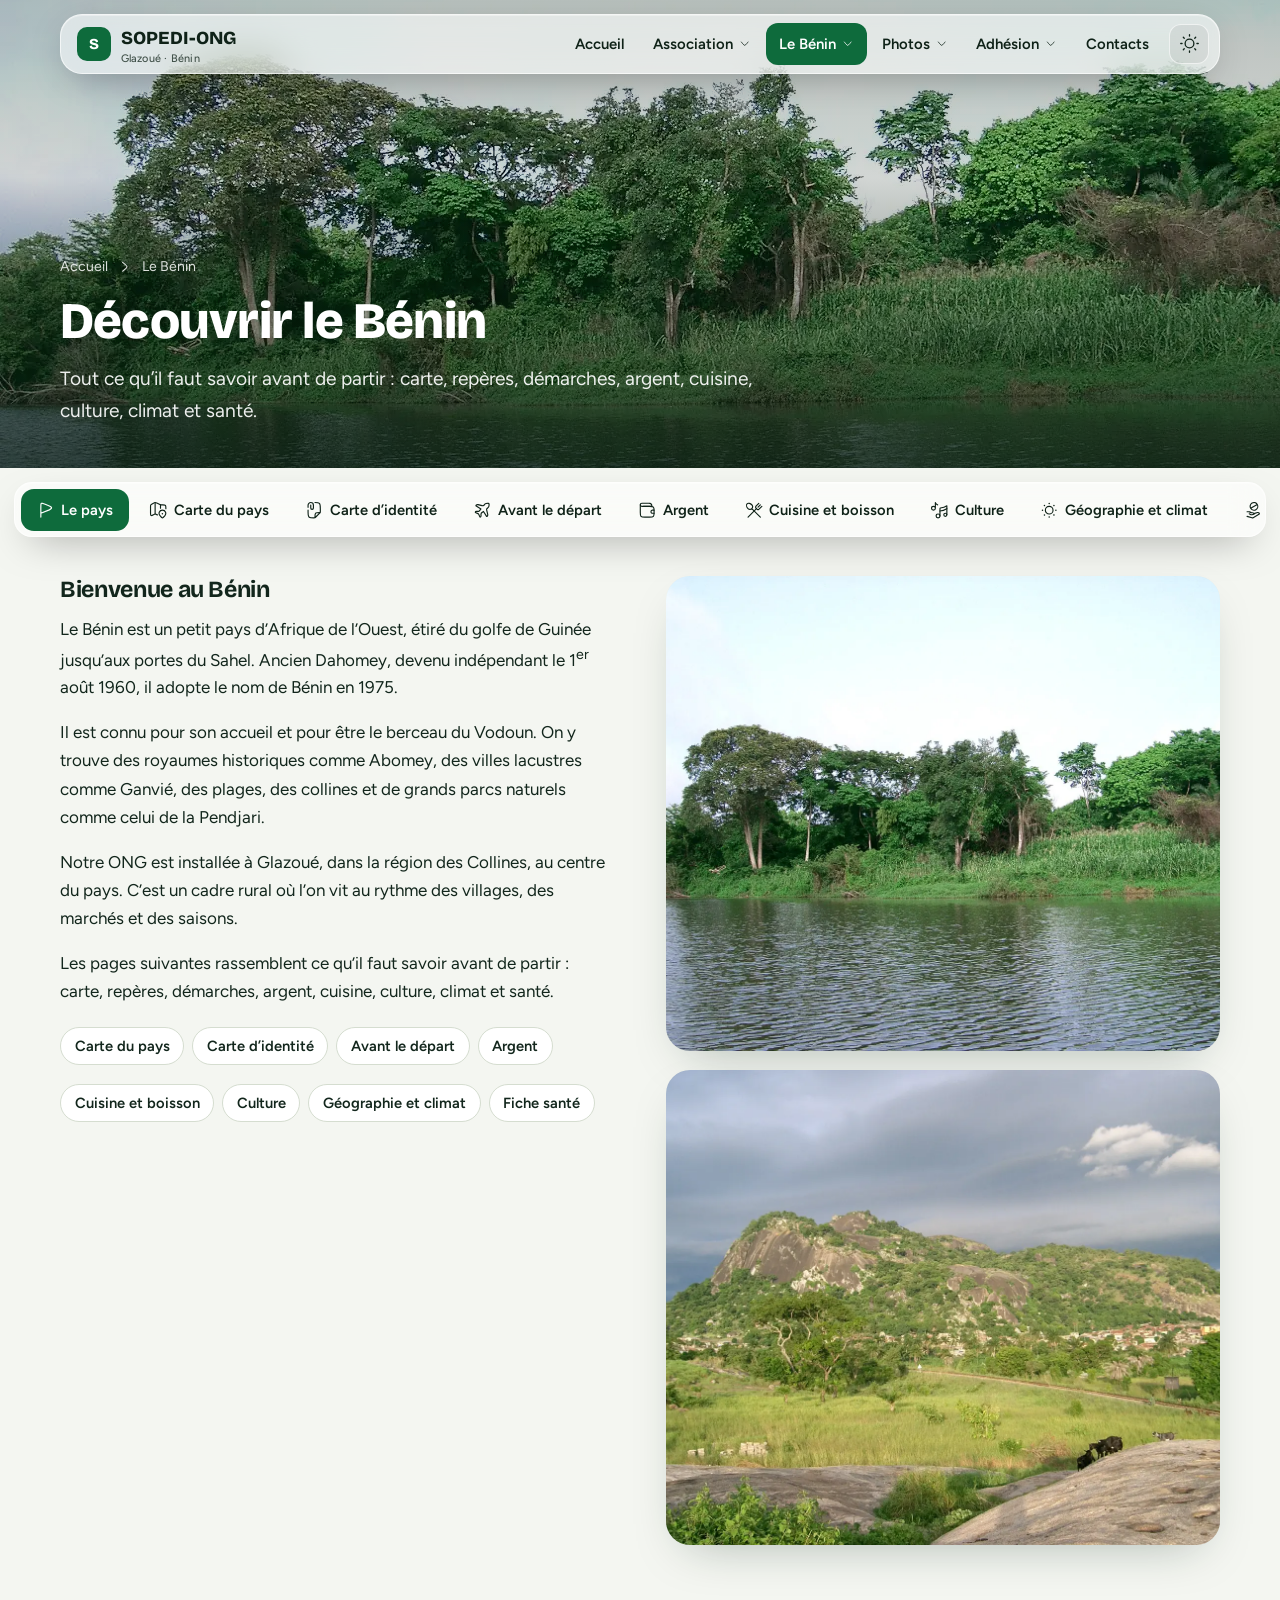
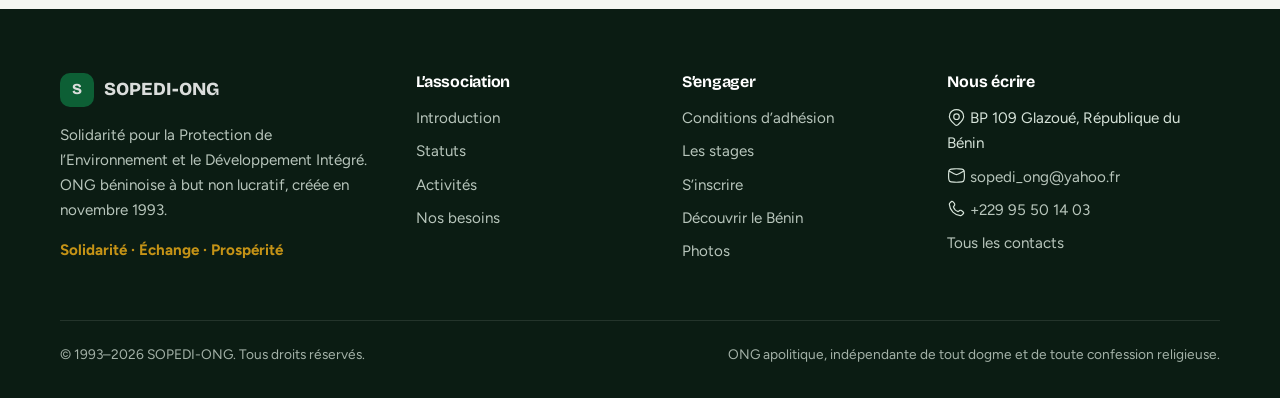
<file: benin.html>
<!doctype html><html lang="fr"><head><meta charset="utf-8"><meta name="viewport" content="width=device-width,initial-scale=1"><title>Le Bénin · SOPEDI-ONG</title><meta name="description" content="Carte, repères, démarches, argent, cuisine, culture, climat et santé : préparer son séjour au Bénin."><meta name="theme-color" content="#0E6B3C"><link rel="preconnect" href="https://fonts.googleapis.com"><link rel="preconnect" href="https://fonts.gstatic.com" crossorigin><link href="https://fonts.googleapis.com/css2?family=Bricolage+Grotesque:opsz,wght@12..96,500;12..96,700;12..96,800&family=Figtree:wght@400;500;600;700&display=swap" rel="stylesheet"><link rel="stylesheet" href="assets/style.css"><style>html{scroll-behavior:smooth}body{margin:0}</style></head><body><div class="sp" data-theme="light"><header class="nav"><div class="nav-in">
<a class="brand" data-page="accueil" href="index.html" aria-label="SOPEDI-ONG, accueil"><span class="mark">S</span><span>SOPEDI-ONG<small>Glazoué · Bénin</small></span></a>
<ul class="menu"><li><a data-page="accueil" class="" href="accueil.html" >Accueil</a></li><li class="has"><button type="button" aria-expanded="false" aria-haspopup="true">Association<svg class="ic chev" viewBox="0 0 24 24" fill="none" aria-hidden="true"><path d="M18 9.00005C18 9.00005 13.5811 15 12 15C10.4188 15 6 9 6 9" stroke="currentColor" stroke-linecap="round" stroke-linejoin="round" stroke-width="1.5"/></svg></button><ul class="drop"><li><a data-page="association" data-hash="introduction" class="" href="association.html#introduction" >Introduction</a></li><li><a data-page="association" data-hash="statuts" class="" href="association.html#statuts" >Statuts de l’ONG</a></li><li><a data-page="association" data-hash="composition" class="" href="association.html#composition" >Composition</a></li><li><a data-page="association" data-hash="activites" class="" href="association.html#activites" >Activités</a></li><li><a data-page="association" data-hash="difficultes" class="" href="association.html#difficultes" >Les difficultés</a></li><li><a data-page="association" data-hash="besoins" class="" href="association.html#besoins" >Les besoins</a></li></ul></li><li class="has"><button type="button" aria-expanded="false" aria-haspopup="true" aria-current="page">Le Bénin<svg class="ic chev" viewBox="0 0 24 24" fill="none" aria-hidden="true"><path d="M18 9.00005C18 9.00005 13.5811 15 12 15C10.4188 15 6 9 6 9" stroke="currentColor" stroke-linecap="round" stroke-linejoin="round" stroke-width="1.5"/></svg></button><ul class="drop"><li><a data-page="benin" data-hash="pays" class="" href="benin.html#pays" >Le pays</a></li><li><a data-page="benin" data-hash="carte" class="" href="benin.html#carte" >Carte du pays</a></li><li><a data-page="benin" data-hash="identite" class="" href="benin.html#identite" >Carte d’identité</a></li><li><a data-page="benin" data-hash="depart" class="" href="benin.html#depart" >Avant le départ</a></li><li><a data-page="benin" data-hash="argent" class="" href="benin.html#argent" >Argent</a></li><li><a data-page="benin" data-hash="cuisine" class="" href="benin.html#cuisine" >Cuisine et boisson</a></li><li><a data-page="benin" data-hash="culture" class="" href="benin.html#culture" >Culture</a></li><li><a data-page="benin" data-hash="geo" class="" href="benin.html#geo" >Géographie et climat</a></li><li><a data-page="benin" data-hash="sante" class="" href="benin.html#sante" >Fiche santé</a></li></ul></li><li class="has"><button type="button" aria-expanded="false" aria-haspopup="true">Photos<svg class="ic chev" viewBox="0 0 24 24" fill="none" aria-hidden="true"><path d="M18 9.00005C18 9.00005 13.5811 15 12 15C10.4188 15 6 9 6 9" stroke="currentColor" stroke-linecap="round" stroke-linejoin="round" stroke-width="1.5"/></svg></button><ul class="drop"><li><a data-page="photos" data-hash="sopedi" class="" href="photos.html#sopedi" >SOPEDI</a></li><li><a data-page="photos" data-hash="marche-glazoue" class="" href="photos.html#marche-glazoue" >Marché de Glazoué</a></li><li><a data-page="photos" data-hash="aklampa" class="" href="photos.html#aklampa" >Danse Vodoun Aklampa</a></li><li><a data-page="photos" data-hash="egoungoun" class="" href="photos.html#egoungoun" >Danse Vodoun Egoungoun</a></li><li><a data-page="photos" data-hash="fa-oracle" class="" href="photos.html#fa-oracle" >Le FA (Oracle)</a></li><li><a data-page="photos" data-hash="collines" class="" href="photos.html#collines" >La région des collines</a></li><li><a data-page="photos" data-hash="remise-diplomes" class="" href="photos.html#remise-diplomes" >Remise des diplômes de stage</a></li></ul></li><li class="has"><button type="button" aria-expanded="false" aria-haspopup="true">Adhésion<svg class="ic chev" viewBox="0 0 24 24" fill="none" aria-hidden="true"><path d="M18 9.00005C18 9.00005 13.5811 15 12 15C10.4188 15 6 9 6 9" stroke="currentColor" stroke-linecap="round" stroke-linejoin="round" stroke-width="1.5"/></svg></button><ul class="drop"><li><a data-page="adhesion" data-hash="conditions" class="" href="adhesion.html#conditions" >Conditions d’adhésion</a></li><li><a data-page="adhesion" data-hash="stages" class="" href="adhesion.html#stages" >Les stages</a></li><li><a data-page="adhesion" data-hash="inscription" class="" href="adhesion.html#inscription" >Inscription</a></li></ul></li><li><a data-page="contact" class="" href="contact.html" >Contacts</a></li></ul>
<div class="tools"><button type="button" class="iconbtn theme" aria-label="Passer en mode sombre" aria-pressed="false"><span class="sunic"><svg class="ic " viewBox="0 0 24 24" fill="none" aria-hidden="true"><path d="M17 12C17 14.7614 14.7614 17 12 17C9.23858 17 7 14.7614 7 12C7 9.23858 9.23858 7 12 7C14.7614 7 17 9.23858 17 12Z" stroke="currentColor" stroke-width="1.5"/><path d="M12 2V3.5M12 20.5V22M19.0708 19.0713L18.0101 18.0106M5.98926 5.98926L4.9286 4.9286M22 12H20.5M3.5 12H2M19.0713 4.92871L18.0106 5.98937M5.98975 18.0107L4.92909 19.0714" stroke="currentColor" stroke-linecap="round" stroke-width="1.5"/></svg></span><span class="moon"><svg class="ic " viewBox="0 0 24 24" fill="none" aria-hidden="true"><path d="M21.5 14.0784C20.3003 14.7189 18.9301 15.0821 17.4751 15.0821C12.7491 15.0821 8.91792 11.2509 8.91792 6.52485C8.91792 5.06986 9.28105 3.69968 9.92163 2.5C5.66765 3.49698 2.5 7.31513 2.5 11.8731C2.5 17.1899 6.8101 21.5 12.1269 21.5C16.6849 21.5 20.503 18.3324 21.5 14.0784Z" stroke="currentColor" stroke-linecap="round" stroke-linejoin="round" stroke-width="1.5"/></svg></span></button>
<button type="button" class="iconbtn burger" aria-label="Ouvrir le menu" aria-expanded="false"><svg class="ic " viewBox="0 0 24 24" fill="none" aria-hidden="true"><path d="M4 5L20 5" stroke="currentColor" stroke-linecap="round" stroke-linejoin="round" stroke-width="1.5"/><path d="M4 12L20 12" stroke="currentColor" stroke-linecap="round" stroke-linejoin="round" stroke-width="1.5"/><path d="M4 19L20 19" stroke="currentColor" stroke-linecap="round" stroke-linejoin="round" stroke-width="1.5"/></svg></button></div>
</div></header><main><section class="hero sm"><img src="images/collines/cimg0813.webp" data-img="collines/cimg0813.webp" alt="Paysage de la région des Collines, Bénin" class="bg"  decoding="async">
<div class="wrap"><div><div class="crumb"><a data-page="accueil" class="" href="accueil.html" >Accueil</a> <svg class="ic " viewBox="0 0 24 24" fill="none" aria-hidden="true"><path d="M9.00005 6C9.00005 6 15 10.4189 15 12C15 13.5812 9 18 9 18" stroke="currentColor" stroke-linecap="round" stroke-linejoin="round" stroke-width="1.5"/></svg> <span>Le Bénin</span></div><h1>Découvrir le Bénin</h1><p class="lead">Tout ce qu’il faut savoir avant de partir : carte, repères, démarches, argent, cuisine, culture, climat et santé.</p></div></div></section><div class="subnav"><div class="subnav-in glass" role="tablist"><button type="button" role="tab" aria-selected="false" data-tab="pays"><svg class="ic " viewBox="0 0 24 24" fill="none" aria-hidden="true"><path d="M5.0249 21C5.04385 19.2643 5.04366 17.5541 5.0366 15.9209M5.0366 15.9209C5.01301 10.4614 4.91276 5.86186 5.19475 4.04271C5.5611 1.67939 9.39301 3.82993 13.9703 5.59842L16.0328 6.48729C17.5508 7.1415 19.7187 8.30352 18.7662 9.66084C18.3738 10.22 17.56 10.8596 16.0575 11.567L5.0366 15.9209Z" stroke="currentColor" stroke-linecap="round" stroke-linejoin="round" stroke-width="1.5"/></svg>Le pays</button><button type="button" role="tab" aria-selected="false" data-tab="carte"><svg class="ic " viewBox="0 0 24 24" fill="none" aria-hidden="true"><path d="M22 10V9.21749C22 7.27787 22 6.30807 21.4142 5.7055C20.8284 5.10294 19.8856 5.10294 18 5.10294H15.9214C15.004 5.10294 14.9964 5.10116 14.1715 4.68834L10.8399 3.02114C9.44884 2.32504 8.75332 1.97699 8.01238 2.00118C7.27143 2.02537 6.59877 2.41808 5.25345 3.20351L4.02558 3.92037C3.03739 4.49729 2.54329 4.78576 2.27164 5.26564C2 5.74553 2 6.32993 2 7.49873V15.7157C2 17.2514 2 18.0193 2.34226 18.4467C2.57001 18.731 2.88916 18.9222 3.242 18.9856C3.77226 19.0808 4.42148 18.7018 5.71987 17.9437C6.60156 17.429 7.45011 16.8944 8.50487 17.0394C9.38869 17.1608 10.21 17.7185 11 18.1138" stroke="currentColor" stroke-linecap="round" stroke-linejoin="round" stroke-width="1.5"/><path d="M8 2L8 17" stroke="currentColor" stroke-linejoin="round" stroke-width="1.5"/><path d="M15 5V9.5" stroke="currentColor" stroke-linecap="round" stroke-linejoin="round" stroke-width="1.5"/><path d="M18.3083 21.6835C18.0915 21.8865 17.8017 22 17.5001 22C17.1985 22 16.9087 21.8865 16.6919 21.6835C14.7063 19.813 12.0455 17.7235 13.3431 14.6898C14.0447 13.0496 15.7289 12 17.5001 12C19.2713 12 20.9555 13.0496 21.6571 14.6898C22.9531 17.7196 20.2988 19.8194 18.3083 21.6835Z" stroke="currentColor" stroke-width="1.5"/><path d="M17.625 16.5H17.5M17.75 16.5C17.75 16.6381 17.6381 16.75 17.5 16.75C17.3619 16.75 17.25 16.6381 17.25 16.5C17.25 16.3619 17.3619 16.25 17.5 16.25C17.6381 16.25 17.75 16.3619 17.75 16.5Z" stroke="currentColor" stroke-linecap="round" stroke-linejoin="round" stroke-width="1.5"/></svg>Carte du pays</button><button type="button" role="tab" aria-selected="false" data-tab="identite"><svg class="ic " viewBox="0 0 24 24" fill="none" aria-hidden="true"><path d="M4 12.0004L4 14.5446C4 17.7896 4 19.4121 4.88607 20.5111C5.06508 20.7331 5.26731 20.9354 5.48933 21.1144C6.58831 22.0004 8.21082 22.0004 11.4558 22.0004C12.1614 22.0004 12.5141 22.0004 12.8372 21.8864C12.9044 21.8627 12.9702 21.8354 13.0345 21.8047C13.3436 21.6569 13.593 21.4074 14.0919 20.9085L18.8284 16.172C19.4065 15.5939 19.6955 15.3049 19.8478 14.9374C20 14.5698 20 14.1611 20 13.3436V10.0004C20 6.22919 20 4.34358 18.8284 3.172C17.7693 2.11284 16.1265 2.01122 13.0345 2.00146M13 21.5004V21.0004C13 18.172 13 16.7578 13.8787 15.8791C14.7574 15.0004 16.1716 15.0004 19 15.0004H19.5" stroke="currentColor" stroke-linecap="round" stroke-linejoin="round" stroke-width="1.5"/><path d="M4 8.23028V5.46105C4 3.54929 5.567 1.99951 7.5 1.99951C9.433 1.99951 11 3.54929 11 5.46105V9.26874C11 10.2246 10.2165 10.9995 9.25 10.9995C8.2835 10.9995 7.5 10.2246 7.5 9.26874V5.46105" stroke="currentColor" stroke-linecap="round" stroke-linejoin="round" stroke-width="1.5"/></svg>Carte d’identité</button><button type="button" role="tab" aria-selected="false" data-tab="depart"><svg class="ic " viewBox="0 0 24 24" fill="none" aria-hidden="true"><path d="M15.8667 3.7804C16.7931 3.03188 17.8307 2.98644 18.9644 3.00233C19.5508 3.01055 19.844 3.01467 20.0792 3.10588C20.4524 3.2506 20.7494 3.54764 20.8941 3.92081C20.9853 4.15601 20.9894 4.4492 20.9977 5.03557C21.0136 6.16926 20.9681 7.20686 20.2196 8.13326C19.5893 8.91337 18.5059 9.32101 17.9846 10.1821C17.5866 10.8395 17.772 11.5203 17.943 12.2209L19.2228 17.4662C19.4779 18.5115 19.2838 19.1815 18.5529 19.9124C18.164 20.3013 17.8405 20.2816 17.5251 19.779L13.6627 13.6249L11.8181 15.0911C11.1493 15.6228 10.8149 15.8886 10.6392 16.2627C10.2276 17.1388 10.4889 18.4547 10.5022 19.4046C10.5096 19.9296 10.0559 20.9644 9.41391 20.9993C9.01756 21.0209 8.88283 20.5468 8.75481 20.2558L7.52234 17.4544C7.2276 16.7845 7.21552 16.7724 6.54556 16.4777L3.74415 15.2452C3.45318 15.1172 2.97914 14.9824 3.00071 14.5861C3.03565 13.9441 4.07036 13.4904 4.59536 13.4978C5.54532 13.5111 6.86122 13.7724 7.73734 13.3608C8.11142 13.1851 8.37724 12.8507 8.90888 12.1819L10.3751 10.3373L4.22103 6.47489C3.71845 6.15946 3.69872 5.83597 4.08755 5.44715C4.8185 4.7162 5.48851 4.52214 6.53377 4.77718L11.7791 6.05703C12.4797 6.22798 13.1605 6.41343 13.8179 6.0154C14.679 5.49411 15.0866 4.41074 15.8667 3.7804Z" stroke="currentColor" stroke-linecap="round" stroke-linejoin="round" stroke-width="1.5"/></svg>Avant le départ</button><button type="button" role="tab" aria-selected="false" data-tab="argent"><svg class="ic " viewBox="0 0 24 24" fill="none" aria-hidden="true"><path d="M5 3H14C14.93 3 15.395 3 15.7765 3.10222C16.8117 3.37962 17.6204 4.18827 17.8978 5.22354C18 5.60504 18 6.07003 18 7H5C3.89543 7 3 6.10457 3 5C3 3.89543 3.89543 3 5 3Z" stroke="currentColor" stroke-linecap="round" stroke-linejoin="round" stroke-width="1.5"/><path d="M3 5V15C3 17.8284 3 19.2426 3.87868 20.1213C4.75736 21 6.17157 21 9 21H15C17.8284 21 19.2426 21 20.1213 20.1213C21 19.2426 21 17.8284 21 15V13C21 10.1716 21 8.75736 20.1213 7.87868C19.2426 7 17.8284 7 15 7H7" stroke="currentColor" stroke-linecap="round" stroke-linejoin="round" stroke-width="1.5"/><path d="M21 12H19C18.535 12 18.3025 12 18.1118 12.0511C17.5941 12.1898 17.1898 12.5941 17.0511 13.1118C17 13.3025 17 13.535 17 14C17 14.465 17 14.6975 17.0511 14.8882C17.1898 15.4059 17.5941 15.8102 18.1118 15.9489C18.3025 16 18.535 16 19 16H21" stroke="currentColor" stroke-linecap="round" stroke-linejoin="round" stroke-width="1.5"/></svg>Argent</button><button type="button" role="tab" aria-selected="false" data-tab="cuisine"><svg class="ic " viewBox="0 0 24 24" fill="none" aria-hidden="true"><path d="M15 10L4 21.001" stroke="currentColor" stroke-linecap="round" stroke-linejoin="round" stroke-width="1.5"/><path d="M17.9999 3.00098L14.9999 6.00098C14.4547 6.54623 14.1821 6.81885 14.0363 7.11295C13.759 7.6725 13.759 8.32945 14.0363 8.88901C14.1821 9.1831 14.4547 9.45573 14.9999 10.001C15.5452 10.5462 15.8178 10.8189 16.1119 10.9646C16.6715 11.2419 17.3284 11.2419 17.888 10.9646C18.1821 10.8189 18.4547 10.5462 18.9999 10.001L21.9999 7.00098" stroke="currentColor" stroke-linecap="round" stroke-linejoin="round" stroke-width="1.5"/><path d="M20 4.99902L17 7.99902" stroke="currentColor" stroke-linecap="round" stroke-linejoin="round" stroke-width="1.5"/><path d="M8.84473 9.84571C7.47968 11.2108 5.60771 11.552 3.90145 9.84571C2.19514 8.13939 1.30058 5.03166 2.66563 3.66661C4.03069 2.30156 7.13841 3.19611 8.84473 4.90243C10.551 6.60868 10.2098 8.48065 8.84473 9.84571ZM8.84473 9.84571L20 21.001" stroke="currentColor" stroke-linecap="round" stroke-width="1.5"/></svg>Cuisine et boisson</button><button type="button" role="tab" aria-selected="false" data-tab="culture"><svg class="ic " viewBox="0 0 24 24" fill="none" aria-hidden="true"><path d="M7 9.5C7 10.8807 5.88071 12 4.5 12C3.11929 12 2 10.8807 2 9.5C2 8.11929 3.11929 7 4.5 7C5.88071 7 7 8.11929 7 9.5ZM7 9.5V2C7.33333 2.5 7.6 4.6 10 5" stroke="currentColor" stroke-linecap="round" stroke-linejoin="round" stroke-width="1.5"/><circle cx="10.5" cy="19.5" r="2.5" stroke="currentColor" stroke-width="1.5"/><circle cx="20" cy="18" r="2" stroke="currentColor" stroke-width="1.5"/><path d="M13 19.5L13 11C13 10.09 13 9.63502 13.2466 9.35248C13.4932 9.06993 13.9938 9.00163 14.9949 8.86504C18.0085 8.45385 20.2013 7.19797 21.3696 6.42937C21.6498 6.24509 21.7898 6.15295 21.8949 6.20961C22 6.26627 22 6.43179 22 6.76283V17.9259" stroke="currentColor" stroke-linecap="round" stroke-linejoin="round" stroke-width="1.5"/><path d="M13 13C17.8 13 21 10.6667 22 10" stroke="currentColor" stroke-linecap="round" stroke-linejoin="round" stroke-width="1.5"/></svg>Culture</button><button type="button" role="tab" aria-selected="false" data-tab="geo"><svg class="ic " viewBox="0 0 24 24" fill="none" aria-hidden="true"><path d="M16.9991 12C16.9991 14.7614 14.7605 17 11.9991 17C9.23766 17 6.99908 14.7614 6.99908 12C6.99908 9.23858 9.23766 7 11.9991 7C14.7605 7 16.9991 9.23858 16.9991 12Z" stroke="currentColor" stroke-linecap="round" stroke-linejoin="round" stroke-width="1.5"/><path d="M12.1247 3.25H11.9997M12.1242 20.75H11.9992M20.75 12.125V12M3.25 12.125V12M18.2752 5.90098L18.1868 5.81259M5.90051 18.275L5.81212 18.1866M18.0987 18.2756L18.187 18.1872M5.72429 5.9012L5.81267 5.81282M12.2497 3.25C12.2497 3.38807 12.1378 3.5 11.9997 3.5C11.8616 3.5 11.7497 3.38807 11.7497 3.25C11.7497 3.11193 11.8616 3 11.9997 3C12.1378 3 12.2497 3.11193 12.2497 3.25ZM12.2492 20.75C12.2492 20.8881 12.1373 21 11.9992 21C11.8611 21 11.7492 20.8881 11.7492 20.75C11.7492 20.6119 11.8611 20.5 11.9992 20.5C12.1373 20.5 12.2492 20.6119 12.2492 20.75ZM20.75 12.25C20.6119 12.25 20.5 12.1381 20.5 12C20.5 11.8619 20.6119 11.75 20.75 11.75C20.8881 11.75 21 11.8619 21 12C21 12.1381 20.8881 12.25 20.75 12.25ZM3.25 12.25C3.11193 12.25 3 12.1381 3 12C3 11.8619 3.11193 11.75 3.25 11.75C3.38807 11.75 3.5 11.8619 3.5 12C3.5 12.1381 3.38807 12.25 3.25 12.25ZM18.3636 5.98937C18.266 6.087 18.1077 6.087 18.01 5.98937C17.9124 5.89174 17.9124 5.73345 18.01 5.63582C18.1077 5.53819 18.266 5.53819 18.3636 5.63582C18.4612 5.73345 18.4612 5.89174 18.3636 5.98937ZM5.9889 18.3634C5.89127 18.461 5.73297 18.461 5.63534 18.3634C5.53771 18.2658 5.53771 18.1075 5.63534 18.0099C5.73297 17.9122 5.89127 17.9122 5.9889 18.0099C6.08653 18.1075 6.08653 18.2658 5.9889 18.3634ZM18.0103 18.364C17.9126 18.2663 17.9126 18.108 18.0103 18.0104C18.1079 17.9128 18.2662 17.9128 18.3638 18.0104C18.4614 18.108 18.4614 18.2663 18.3638 18.364C18.2662 18.4616 18.1079 18.4616 18.0103 18.364ZM5.6359 5.98959C5.53827 5.89196 5.53827 5.73367 5.6359 5.63604C5.73353 5.53841 5.89182 5.53841 5.98945 5.63604C6.08708 5.73367 6.08708 5.89196 5.98945 5.98959C5.89182 6.08722 5.73353 6.08722 5.6359 5.98959Z" stroke="currentColor" stroke-linecap="round" stroke-linejoin="round" stroke-width="1.5"/></svg>Géographie et climat</button><button type="button" role="tab" aria-selected="false" data-tab="sante"><svg class="ic " viewBox="0 0 24 24" fill="none" aria-hidden="true"><path d="M4 14H6.39482C6.68897 14 6.97908 14.0663 7.24217 14.1936L9.28415 15.1816C9.54724 15.3089 9.83735 15.3751 10.1315 15.3751H11.1741C12.1825 15.3751 13 16.1662 13 17.142C13 17.1814 12.973 17.2161 12.9338 17.2269L10.3929 17.9295C9.93707 18.0555 9.449 18.0116 9.025 17.8064L6.84211 16.7503" stroke="currentColor" stroke-linecap="round" stroke-linejoin="round" stroke-width="1.5"/><path d="M13 16.5L17.5928 15.0889C18.407 14.8352 19.2871 15.136 19.7971 15.8423C20.1659 16.3529 20.0157 17.0842 19.4785 17.3942L11.9629 21.7305C11.4849 22.0063 10.9209 22.0736 10.3952 21.9176L4 20.0199" stroke="currentColor" stroke-linecap="round" stroke-linejoin="round" stroke-width="1.5"/><path d="M17.3294 4.50042C18.7099 6.89148 17.8906 9.94892 15.4996 11.3294C13.1085 12.7099 10.0511 11.8906 8.6706 9.49958M17.3294 4.50042C15.9489 2.10935 12.8915 1.29011 10.5004 2.6706C8.10935 4.05108 7.29011 7.10852 8.6706 9.49958M17.3294 4.50042L8.6706 9.49958" stroke="currentColor" stroke-width="1.5"/></svg>Fiche santé</button></div></div><section class="panel" id="p-pays" role="tabpanel"><div class="wrap"><div class="two top"><div class="prose"><h3 style="margin-top:0">Bienvenue au Bénin</h3><p>Le Bénin est un petit pays d’Afrique de l’Ouest, étiré du golfe de Guinée jusqu’aux portes du Sahel. Ancien Dahomey, devenu indépendant le 1<sup>er</sup> août 1960, il adopte le nom de Bénin en 1975.</p><p>Il est connu pour son accueil et pour être le berceau du Vodoun. On y trouve des royaumes historiques comme Abomey, des villes lacustres comme Ganvié, des plages, des collines et de grands parcs naturels comme celui de la Pendjari.</p><p>Notre ONG est installée à Glazoué, dans la région des Collines, au centre du pays. C’est un cadre rural où l’on vit au rythme des villages, des marchés et des saisons.</p><p>Les pages suivantes rassemblent ce qu’il faut savoir avant de partir : carte, repères, démarches, argent, cuisine, culture, climat et santé.</p><div class="deps"><li><a href="#carte" style="text-decoration:none">Carte du pays</a></li><li><a href="#identite" style="text-decoration:none">Carte d’identité</a></li><li><a href="#depart" style="text-decoration:none">Avant le départ</a></li><li><a href="#argent" style="text-decoration:none">Argent</a></li><li><a href="#cuisine" style="text-decoration:none">Cuisine et boisson</a></li><li><a href="#culture" style="text-decoration:none">Culture</a></li><li><a href="#geo" style="text-decoration:none">Géographie et climat</a></li><li><a href="#sante" style="text-decoration:none">Fiche santé</a></li></div></div>
<div style="display:grid;gap:1.2rem"><figure class="photo"><img src="images/collines/cimg0813.webp" data-img="collines/cimg0813.webp" alt="Un cours d’eau dans la région des Collines"  loading=lazy decoding="async"><figcaption>Un cours d’eau dans la région des Collines</figcaption></figure><figure class="photo"><img src="images/collines/cimg0791.webp" data-img="collines/cimg0791.webp" alt="Colline rocheuse près de Glazoué"  loading=lazy decoding="async"><figcaption>Colline rocheuse près de Glazoué</figcaption></figure></div></div></div></section><section class="panel" id="p-carte" role="tabpanel"><div class="wrap"><div class="head"><div class="kicker">Le Bénin</div><h2 class="t">Carte du pays</h2></div><div class="two top"><div class="map"><iframe title="Carte du Bénin" loading="lazy" src="https://www.openstreetmap.org/export/embed.html?bbox=0.6%2C5.9%2C4.0%2C12.6&layer=mapnik&marker=7.9667%2C2.2333"></iframe></div><div class="prose"><h3 style="margin-top:0">Situer le pays</h3><p>Le Bénin est bordé à l’ouest par le Togo, à l’est par le Nigeria, et au nord par le Burkina Faso et le Niger. Au sud, il ouvre sur l’océan Atlantique (golfe de Guinée) par une côte d’environ 120 kilomètres.</p><p>Il est divisé en douze départements. Glazoué se trouve dans le département des Collines (en vert ci-dessous).</p><ul class="deps"><li class="">Alibori</li><li class="">Atacora</li><li class="">Atlantique</li><li class="">Borgou</li><li class="hl">Collines</li><li class="">Couffo</li><li class="">Donga</li><li class="">Littoral</li><li class="">Mono</li><li class="">Ouémé</li><li class="">Plateau</li><li class="">Zou</li></ul><p class="small" style="margin-top:1rem">Fond de carte © contributeurs OpenStreetMap. Le repère indique Glazoué.</p></div></div></div></section><section class="panel" id="p-identite" role="tabpanel"><div class="wrap"><div class="head"><div class="kicker">Le Bénin</div><h2 class="t">Carte d’identité</h2></div><dl class="idcard"><div><dt>Nom officiel</dt><dd>République du Bénin</dd></div><div><dt>Capitale</dt><dd>Porto-Novo (capitale officielle) ; Cotonou, siège du gouvernement et capitale économique</dd></div><div><dt>Superficie</dt><dd>114 763 km²</dd></div><div><dt>Population</dt><dd>Environ 13 millions d’habitants</dd></div><div><dt>Indépendance</dt><dd>1er août 1960 (fête nationale)</dd></div><div><dt>Langue officielle</dt><dd>Français ; plus d’une cinquantaine de langues nationales, dont le fon et le yoruba</dd></div><div><dt>Monnaie</dt><dd>Franc CFA (XOF), 1 € = 655,957 F CFA</dd></div><div><dt>Devise</dt><dd>Fraternité – Justice – Travail</dd></div><div><dt>Fuseau horaire</dt><dd>UTC+1, sans changement d’heure</dd></div><div><dt>Indicatif téléphonique</dt><dd>+229</dd></div><div><dt>Électricité</dt><dd>220 V, 50 Hz, prises de type C et E</dd></div><div><dt>Drapeau</dt><dd>Vert, jaune et rouge</dd></div></dl><div class="callout"><svg class="ic " viewBox="0 0 24 24" fill="none" aria-hidden="true"><path d="M4 12.0004L4 14.5446C4 17.7896 4 19.4121 4.88607 20.5111C5.06508 20.7331 5.26731 20.9354 5.48933 21.1144C6.58831 22.0004 8.21082 22.0004 11.4558 22.0004C12.1614 22.0004 12.5141 22.0004 12.8372 21.8864C12.9044 21.8627 12.9702 21.8354 13.0345 21.8047C13.3436 21.6569 13.593 21.4074 14.0919 20.9085L18.8284 16.172C19.4065 15.5939 19.6955 15.3049 19.8478 14.9374C20 14.5698 20 14.1611 20 13.3436V10.0004C20 6.22919 20 4.34358 18.8284 3.172C17.7693 2.11284 16.1265 2.01122 13.0345 2.00146M13 21.5004V21.0004C13 18.172 13 16.7578 13.8787 15.8791C14.7574 15.0004 16.1716 15.0004 19 15.0004H19.5" stroke="currentColor" stroke-linecap="round" stroke-linejoin="round" stroke-width="1.5"/><path d="M4 8.23028V5.46105C4 3.54929 5.567 1.99951 7.5 1.99951C9.433 1.99951 11 3.54929 11 5.46105V9.26874C11 10.2246 10.2165 10.9995 9.25 10.9995C8.2835 10.9995 7.5 10.2246 7.5 9.26874V5.46105" stroke="currentColor" stroke-linecap="round" stroke-linejoin="round" stroke-width="1.5"/></svg><p>Les chiffres de population sont des ordres de grandeur. Vérifiez les données officielles les plus récentes auprès de l’institut national de la statistique pour un usage académique.</p></div></div></section><section class="panel" id="p-depart" role="tabpanel"><div class="wrap"><div class="head"><div class="kicker">Le Bénin</div><h2 class="t">Avant le départ</h2></div><div class="two top"><div><h3 class="grp" style="margin-top:0"><svg class="ic " viewBox="0 0 24 24" fill="none" aria-hidden="true"><path d="M4 12.0004L4 14.5446C4 17.7896 4 19.4121 4.88607 20.5111C5.06508 20.7331 5.26731 20.9354 5.48933 21.1144C6.58831 22.0004 8.21082 22.0004 11.4558 22.0004C12.1614 22.0004 12.5141 22.0004 12.8372 21.8864C12.9044 21.8627 12.9702 21.8354 13.0345 21.8047C13.3436 21.6569 13.593 21.4074 14.0919 20.9085L18.8284 16.172C19.4065 15.5939 19.6955 15.3049 19.8478 14.9374C20 14.5698 20 14.1611 20 13.3436V10.0004C20 6.22919 20 4.34358 18.8284 3.172C17.7693 2.11284 16.1265 2.01122 13.0345 2.00146M13 21.5004V21.0004C13 18.172 13 16.7578 13.8787 15.8791C14.7574 15.0004 16.1716 15.0004 19 15.0004H19.5" stroke="currentColor" stroke-linecap="round" stroke-linejoin="round" stroke-width="1.5"/><path d="M4 8.23028V5.46105C4 3.54929 5.567 1.99951 7.5 1.99951C9.433 1.99951 11 3.54929 11 5.46105V9.26874C11 10.2246 10.2165 10.9995 9.25 10.9995C8.2835 10.9995 7.5 10.2246 7.5 9.26874V5.46105" stroke="currentColor" stroke-linecap="round" stroke-linejoin="round" stroke-width="1.5"/></svg> Documents et démarches</h3><ul class="ticks"><li><svg class="ic " viewBox="0 0 24 24" fill="none" aria-hidden="true"><path d="M5 14L8.5 17.5L19 6.5" stroke="currentColor" stroke-linecap="round" stroke-linejoin="round" stroke-width="1.5"/></svg><span>Passeport valide au moins six mois après la date de retour</span></li><li><svg class="ic " viewBox="0 0 24 24" fill="none" aria-hidden="true"><path d="M5 14L8.5 17.5L19 6.5" stroke="currentColor" stroke-linecap="round" stroke-linejoin="round" stroke-width="1.5"/></svg><span>Visa : la règle dépend de votre nationalité. Vérifiez-la auprès de l’ambassade ou du portail officiel avant l’achat du billet</span></li><li><svg class="ic " viewBox="0 0 24 24" fill="none" aria-hidden="true"><path d="M5 14L8.5 17.5L19 6.5" stroke="currentColor" stroke-linecap="round" stroke-linejoin="round" stroke-width="1.5"/></svg><span>Certificat international de vaccination contre la fièvre jaune (exigé à l’entrée)</span></li><li><svg class="ic " viewBox="0 0 24 24" fill="none" aria-hidden="true"><path d="M5 14L8.5 17.5L19 6.5" stroke="currentColor" stroke-linecap="round" stroke-linejoin="round" stroke-width="1.5"/></svg><span>Billet d’avion aller-retour, à la charge du participant</span></li><li><svg class="ic " viewBox="0 0 24 24" fill="none" aria-hidden="true"><path d="M5 14L8.5 17.5L19 6.5" stroke="currentColor" stroke-linecap="round" stroke-linejoin="round" stroke-width="1.5"/></svg><span>Assurance voyage avec assistance et rapatriement</span></li><li><svg class="ic " viewBox="0 0 24 24" fill="none" aria-hidden="true"><path d="M5 14L8.5 17.5L19 6.5" stroke="currentColor" stroke-linecap="round" stroke-linejoin="round" stroke-width="1.5"/></svg><span>Copies papier et numériques de tous vos documents</span></li></ul><div class="callout"><svg class="ic " viewBox="0 0 24 24" fill="none" aria-hidden="true"><path d="M18.7088 3.49534C16.8165 2.55382 14.5009 2 12 2C9.4991 2 7.1835 2.55382 5.29116 3.49534C4.36318 3.95706 3.89919 4.18792 3.4496 4.91378C3 5.63965 3 6.34248 3 7.74814V11.2371C3 16.9205 7.54236 20.0804 10.173 21.4338C10.9067 21.8113 11.2735 22 12 22C12.7265 22 13.0933 21.8113 13.8269 21.4338C16.4576 20.0804 21 16.9205 21 11.2371L21 7.74814C21 6.34249 21 5.63966 20.5504 4.91378C20.1008 4.18791 19.6368 3.95706 18.7088 3.49534Z" stroke="currentColor" stroke-linecap="round" stroke-linejoin="round" stroke-width="1.5"/></svg><p>Lisez les avis aux voyageurs du ministère des Affaires étrangères de votre pays. SOPEDI vous envoie un guide du participant et vous met en contact avec un ancien stagiaire.</p></div></div>
<div><h3 class="grp" style="margin-top:0"><svg class="ic " viewBox="0 0 24 24" fill="none" aria-hidden="true"><path d="M15.8667 3.7804C16.7931 3.03188 17.8307 2.98644 18.9644 3.00233C19.5508 3.01055 19.844 3.01467 20.0792 3.10588C20.4524 3.2506 20.7494 3.54764 20.8941 3.92081C20.9853 4.15601 20.9894 4.4492 20.9977 5.03557C21.0136 6.16926 20.9681 7.20686 20.2196 8.13326C19.5893 8.91337 18.5059 9.32101 17.9846 10.1821C17.5866 10.8395 17.772 11.5203 17.943 12.2209L19.2228 17.4662C19.4779 18.5115 19.2838 19.1815 18.5529 19.9124C18.164 20.3013 17.8405 20.2816 17.5251 19.779L13.6627 13.6249L11.8181 15.0911C11.1493 15.6228 10.8149 15.8886 10.6392 16.2627C10.2276 17.1388 10.4889 18.4547 10.5022 19.4046C10.5096 19.9296 10.0559 20.9644 9.41391 20.9993C9.01756 21.0209 8.88283 20.5468 8.75481 20.2558L7.52234 17.4544C7.2276 16.7845 7.21552 16.7724 6.54556 16.4777L3.74415 15.2452C3.45318 15.1172 2.97914 14.9824 3.00071 14.5861C3.03565 13.9441 4.07036 13.4904 4.59536 13.4978C5.54532 13.5111 6.86122 13.7724 7.73734 13.3608C8.11142 13.1851 8.37724 12.8507 8.90888 12.1819L10.3751 10.3373L4.22103 6.47489C3.71845 6.15946 3.69872 5.83597 4.08755 5.44715C4.8185 4.7162 5.48851 4.52214 6.53377 4.77718L11.7791 6.05703C12.4797 6.22798 13.1605 6.41343 13.8179 6.0154C14.679 5.49411 15.0866 4.41074 15.8667 3.7804Z" stroke="currentColor" stroke-linecap="round" stroke-linejoin="round" stroke-width="1.5"/></svg> Dans la valise</h3><ul class="ticks"><li><svg class="ic " viewBox="0 0 24 24" fill="none" aria-hidden="true"><path d="M5 14L8.5 17.5L19 6.5" stroke="currentColor" stroke-linecap="round" stroke-linejoin="round" stroke-width="1.5"/></svg><span>Vêtements légers, amples et couvrants (coton, lin)</span></li><li><svg class="ic " viewBox="0 0 24 24" fill="none" aria-hidden="true"><path d="M5 14L8.5 17.5L19 6.5" stroke="currentColor" stroke-linecap="round" stroke-linejoin="round" stroke-width="1.5"/></svg><span>Un vêtement de pluie, un chapeau, de bonnes chaussures fermées et des sandales</span></li><li><svg class="ic " viewBox="0 0 24 24" fill="none" aria-hidden="true"><path d="M5 14L8.5 17.5L19 6.5" stroke="currentColor" stroke-linecap="round" stroke-linejoin="round" stroke-width="1.5"/></svg><span>Lampe frontale ou torche : les coupures d’électricité sont fréquentes au village</span></li><li><svg class="ic " viewBox="0 0 24 24" fill="none" aria-hidden="true"><path d="M5 14L8.5 17.5L19 6.5" stroke="currentColor" stroke-linecap="round" stroke-linejoin="round" stroke-width="1.5"/></svg><span>Moustiquaire imprégnée, répulsif anti-moustiques, crème solaire</span></li><li><svg class="ic " viewBox="0 0 24 24" fill="none" aria-hidden="true"><path d="M5 14L8.5 17.5L19 6.5" stroke="currentColor" stroke-linecap="round" stroke-linejoin="round" stroke-width="1.5"/></svg><span>Trousse de pharmacie personnelle et traitements habituels en quantité suffisante</span></li><li><svg class="ic " viewBox="0 0 24 24" fill="none" aria-hidden="true"><path d="M5 14L8.5 17.5L19 6.5" stroke="currentColor" stroke-linecap="round" stroke-linejoin="round" stroke-width="1.5"/></svg><span>Adaptateur de prise (types C/E) et batterie externe</span></li><li><svg class="ic " viewBox="0 0 24 24" fill="none" aria-hidden="true"><path d="M5 14L8.5 17.5L19 6.5" stroke="currentColor" stroke-linecap="round" stroke-linejoin="round" stroke-width="1.5"/></svg><span>Cadeaux simples pour la famille d’accueil</span></li></ul></div></div>
<h3 class="grp"><svg class="ic " viewBox="0 0 24 24" fill="none" aria-hidden="true"><path d="M18.4995 20.5C18.2663 17.5685 15.8417 15.2477 12.808 15.0521L11.9995 15C11.7107 15.0076 11.4416 15.0178 11.1877 15.0298C8.18075 15.1723 5.7304 17.5974 5.49951 20.5" stroke="currentColor" stroke-linecap="round" stroke-linejoin="round" stroke-width="1.5"/><path d="M15.2495 9.25C15.2495 11.0449 13.7944 12.5 11.9995 12.5C10.2046 12.5 8.74952 11.0449 8.74952 9.25C8.74952 7.45507 10.2046 6 11.9995 6C13.7944 6 15.2495 7.45507 15.2495 9.25Z" stroke="currentColor" stroke-linecap="round" stroke-linejoin="round" stroke-width="1.5"/><path d="M5.50249 8.5C5.17908 7.99485 4.99158 7.39432 4.99158 6.75C4.99158 4.95507 6.44665 3.5 8.24157 3.5C8.68752 3.5 9.1125 3.58982 9.49939 3.75235" stroke="currentColor" stroke-linecap="round" stroke-linejoin="round" stroke-width="1.5"/><path d="M18.4963 8.5C18.8197 7.99485 19.0072 7.39432 19.0072 6.75C19.0072 4.95507 17.5521 3.5 15.7572 3.5C15.3113 3.5 14.8863 3.58982 14.4994 3.75235" stroke="currentColor" stroke-linecap="round" stroke-linejoin="round" stroke-width="1.5"/><path d="M22.0007 17.9996C21.8208 15.7374 19.9995 13.5 17.9995 13" stroke="currentColor" stroke-linecap="round" stroke-linejoin="round" stroke-width="1.5"/><path d="M1.99927 17.9996C2.17923 15.7374 4.00049 13.5 6.00049 13" stroke="currentColor" stroke-linecap="round" stroke-linejoin="round" stroke-width="1.5"/></svg> Ce qui vous attend sur place</h3><p style="max-width:70ch;color:var(--muted)">Vous partez seul(e). Vous êtes attendu(e) à votre arrivée, mais le trajet jusqu’au lieu de stage se fait souvent par vos propres moyens et en transports locaux. SOPEDI vous indique la route. Prévoyez de la débrouillardise, de la patience et beaucoup de curiosité. Vous travaillez cinq jours sur sept.</p></div></section><section class="panel" id="p-argent" role="tabpanel"><div class="wrap"><div class="head"><div class="kicker">Le Bénin</div><h2 class="t">Argent</h2></div><div class="two top"><div class="prose"><h3 style="margin-top:0">Le franc CFA</h3><p>La monnaie du Bénin est le franc CFA de l’Afrique de l’Ouest (code XOF), utilisé dans huit pays de l’UEMOA. Sa parité avec l’euro est fixe : 1 € = 655,957 F CFA. On compte souvent à 656 F CFA pour 1 €.</p><p>Billets de 500, 1 000, 2 000, 5 000 et 10 000 F CFA, pièces de 1 à 500 F CFA. Prévoyez de la petite monnaie : au marché ou en taxi-moto, personne n’a toujours de quoi vous rendre sur un gros billet.</p><h3>Comment payer</h3><ul class="ticks"><li><svg class="ic " viewBox="0 0 24 24" fill="none" aria-hidden="true"><path d="M5 14L8.5 17.5L19 6.5" stroke="currentColor" stroke-linecap="round" stroke-linejoin="round" stroke-width="1.5"/></svg><span>Espèces : emportez des euros en billets récents et en bon état, à changer sur place dans une banque ou un bureau de change agréé</span></li><li><svg class="ic " viewBox="0 0 24 24" fill="none" aria-hidden="true"><path d="M5 14L8.5 17.5L19 6.5" stroke="currentColor" stroke-linecap="round" stroke-linejoin="round" stroke-width="1.5"/></svg><span>Distributeurs : présents dans les grandes villes (Cotonou, Abomey-Calavi, Bohicon…) et rares en zone rurale. Retirez avant de partir pour le village</span></li><li><svg class="ic " viewBox="0 0 24 24" fill="none" aria-hidden="true"><path d="M5 14L8.5 17.5L19 6.5" stroke="currentColor" stroke-linecap="round" stroke-linejoin="round" stroke-width="1.5"/></svg><span>Cartes bancaires : acceptées surtout dans les hôtels et restaurants des grandes villes</span></li><li><svg class="ic " viewBox="0 0 24 24" fill="none" aria-hidden="true"><path d="M5 14L8.5 17.5L19 6.5" stroke="currentColor" stroke-linecap="round" stroke-linejoin="round" stroke-width="1.5"/></svg><span>Mobile money (MTN MoMo, Moov Money) : très répandu pour payer ou envoyer de l’argent localement</span></li></ul></div>
<div><div class="price"><div><b>6 000 F CFA</b><small>par jour et par participant (environ 9,2 €) : hébergement, nourriture et encadrement</small></div><div><b>25 000 F CFA</b><small>par participant (environ 38 €) : frais d’intégration, pour les deux premiers jours</small></div></div><div class="callout"><svg class="ic " viewBox="0 0 24 24" fill="none" aria-hidden="true"><path d="M14.4998 12.001C14.4998 13.3817 13.3805 14.501 11.9998 14.501C10.6191 14.501 9.49982 13.3817 9.49982 12.001C9.49982 10.6203 10.6191 9.50098 11.9998 9.50098C13.3805 9.50098 14.4998 10.6203 14.4998 12.001Z" stroke="currentColor" stroke-linecap="round" stroke-linejoin="round" stroke-width="1.5"/><path d="M21.1329 5.6773C20.1903 5.38518 18.4794 5.00098 16 5.00098C11.4209 5.00098 10.1967 6.67844 3.87798 5.42458C2.92079 5.23464 2 5.94628 2 6.92214V16.9392C2 17.6275 2.47265 18.232 3.1448 18.3802C10.1096 19.9161 11.2491 18.1104 16 18.1104C17.5107 18.1104 18.7361 18.253 19.6762 18.4305C20.7719 18.6374 22 17.7984 22 16.6833V6.92803C22 6.35987 21.6756 5.84549 21.1329 5.6773Z" stroke="currentColor" stroke-linecap="round" stroke-linejoin="round" stroke-width="1.5"/><path d="M2.00049 14.4971C4.20963 14.4971 6.00049 16.2879 6.00049 18.4971M22 9.46997C20.2655 9.46997 18.5005 7.54062 18.5005 5.50098M5.92901 5.75514C5.70483 7.40605 3.95133 9.00098 2 9.00098M18.102 18.0993C18.2601 16.3112 20.1009 15.001 22 15.001" stroke="currentColor" stroke-linecap="round" stroke-linejoin="round" stroke-width="1.5"/></svg><p><b>Non inclus :</b> les transports pour aller travailler et les déplacements internes, ainsi que le billet d’avion, les vaccins, le visa et l’assurance.</p></div><div class="callout"><svg class="ic " viewBox="0 0 24 24" fill="none" aria-hidden="true"><path d="M5 3H14C14.93 3 15.395 3 15.7765 3.10222C16.8117 3.37962 17.6204 4.18827 17.8978 5.22354C18 5.60504 18 6.07003 18 7H5C3.89543 7 3 6.10457 3 5C3 3.89543 3.89543 3 5 3Z" stroke="currentColor" stroke-linecap="round" stroke-linejoin="round" stroke-width="1.5"/><path d="M3 5V15C3 17.8284 3 19.2426 3.87868 20.1213C4.75736 21 6.17157 21 9 21H15C17.8284 21 19.2426 21 20.1213 20.1213C21 19.2426 21 17.8284 21 15V13C21 10.1716 21 8.75736 20.1213 7.87868C19.2426 7 17.8284 7 15 7H7" stroke="currentColor" stroke-linecap="round" stroke-linejoin="round" stroke-width="1.5"/><path d="M21 12H19C18.535 12 18.3025 12 18.1118 12.0511C17.5941 12.1898 17.1898 12.5941 17.0511 13.1118C17 13.3025 17 13.535 17 14C17 14.465 17 14.6975 17.0511 14.8882C17.1898 15.4059 17.5941 15.8102 18.1118 15.9489C18.3025 16 18.535 16 19 16H21" stroke="currentColor" stroke-linecap="round" stroke-linejoin="round" stroke-width="1.5"/></svg><p>Les frais de séjour se paient à votre arrivée au Bénin. Gardez toujours une réserve en espèces pour les imprévus.</p></div></div></div></div></section><section class="panel" id="p-cuisine" role="tabpanel"><div class="wrap"><div class="head"><div class="kicker">Le Bénin</div><h2 class="t">Cuisine et boisson</h2></div><div class="two top"><div class="prose"><h3 style="margin-top:0">À table au Bénin</h3><p>La cuisine béninoise se mange souvent avec les doigts de la main droite, autour d’un plat commun. Elle repose sur des féculents (maïs, igname, manioc, riz) et des sauces relevées au piment, à l’huile de palme ou à l’arachide.</p><h4>À goûter</h4><ul class="ticks"><li><svg class="ic " viewBox="0 0 24 24" fill="none" aria-hidden="true"><path d="M5 14L8.5 17.5L19 6.5" stroke="currentColor" stroke-linecap="round" stroke-linejoin="round" stroke-width="1.5"/></svg><span><b>La pâte</b> (de maïs, de manioc ou d’igname), servie avec une sauce de légumes-feuilles, d’arachide, de gombo ou de poisson</span></li><li><svg class="ic " viewBox="0 0 24 24" fill="none" aria-hidden="true"><path d="M5 14L8.5 17.5L19 6.5" stroke="currentColor" stroke-linecap="round" stroke-linejoin="round" stroke-width="1.5"/></svg><span><b>L’igname pilée</b>, accompagnée de sauce ou de fromage frit</span></li><li><svg class="ic " viewBox="0 0 24 24" fill="none" aria-hidden="true"><path d="M5 14L8.5 17.5L19 6.5" stroke="currentColor" stroke-linecap="round" stroke-linejoin="round" stroke-width="1.5"/></svg><span><b>Le wagashi</b>, fromage peul grillé ou frit</span></li><li><svg class="ic " viewBox="0 0 24 24" fill="none" aria-hidden="true"><path d="M5 14L8.5 17.5L19 6.5" stroke="currentColor" stroke-linecap="round" stroke-linejoin="round" stroke-width="1.5"/></svg><span><b>Le poisson ou le poulet braisé</b>, et le « poulet bicyclette » élevé en liberté</span></li><li><svg class="ic " viewBox="0 0 24 24" fill="none" aria-hidden="true"><path d="M5 14L8.5 17.5L19 6.5" stroke="currentColor" stroke-linecap="round" stroke-linejoin="round" stroke-width="1.5"/></svg><span><b>L’aloko</b> (bananes plantain frites) et les beignets du matin</span></li><li><svg class="ic " viewBox="0 0 24 24" fill="none" aria-hidden="true"><path d="M5 14L8.5 17.5L19 6.5" stroke="currentColor" stroke-linecap="round" stroke-linejoin="round" stroke-width="1.5"/></svg><span><b>Le gari</b> (semoule de manioc), le riz, les haricots</span></li></ul></div><div class="prose"><h4 style="margin-top:0">À boire</h4><ul class="ticks"><li><svg class="ic " viewBox="0 0 24 24" fill="none" aria-hidden="true"><path d="M5 14L8.5 17.5L19 6.5" stroke="currentColor" stroke-linecap="round" stroke-linejoin="round" stroke-width="1.5"/></svg><span><b>L’eau</b> : préférez l’eau en bouteille capsulée ou l’eau filtrée et traitée</span></li><li><svg class="ic " viewBox="0 0 24 24" fill="none" aria-hidden="true"><path d="M5 14L8.5 17.5L19 6.5" stroke="currentColor" stroke-linecap="round" stroke-linejoin="round" stroke-width="1.5"/></svg><span><b>Le bissap</b> (infusion d’hibiscus), le jus de gingembre, les jus de fruits pressés</span></li><li><svg class="ic " viewBox="0 0 24 24" fill="none" aria-hidden="true"><path d="M5 14L8.5 17.5L19 6.5" stroke="currentColor" stroke-linecap="round" stroke-linejoin="round" stroke-width="1.5"/></svg><span><b>Le tchoukoutou</b>, bière de céréales traditionnelle du centre et du nord</span></li><li><svg class="ic " viewBox="0 0 24 24" fill="none" aria-hidden="true"><path d="M5 14L8.5 17.5L19 6.5" stroke="currentColor" stroke-linecap="round" stroke-linejoin="round" stroke-width="1.5"/></svg><span><b>Le sodabi</b>, alcool distillé à partir du vin de palme, à consommer avec modération</span></li></ul><div class="callout"><svg class="ic " viewBox="0 0 24 24" fill="none" aria-hidden="true"><path d="M15 10L4 21.001" stroke="currentColor" stroke-linecap="round" stroke-linejoin="round" stroke-width="1.5"/><path d="M17.9999 3.00098L14.9999 6.00098C14.4547 6.54623 14.1821 6.81885 14.0363 7.11295C13.759 7.6725 13.759 8.32945 14.0363 8.88901C14.1821 9.1831 14.4547 9.45573 14.9999 10.001C15.5452 10.5462 15.8178 10.8189 16.1119 10.9646C16.6715 11.2419 17.3284 11.2419 17.888 10.9646C18.1821 10.8189 18.4547 10.5462 18.9999 10.001L21.9999 7.00098" stroke="currentColor" stroke-linecap="round" stroke-linejoin="round" stroke-width="1.5"/><path d="M20 4.99902L17 7.99902" stroke="currentColor" stroke-linecap="round" stroke-linejoin="round" stroke-width="1.5"/><path d="M8.84473 9.84571C7.47968 11.2108 5.60771 11.552 3.90145 9.84571C2.19514 8.13939 1.30058 5.03166 2.66563 3.66661C4.03069 2.30156 7.13841 3.19611 8.84473 4.90243C10.551 6.60868 10.2098 8.48065 8.84473 9.84571ZM8.84473 9.84571L20 21.001" stroke="currentColor" stroke-linecap="round" stroke-width="1.5"/></svg><p>Au village, vous êtes hébergé(e) et nourri(e) dans une famille d’accueil, avec de bonnes conditions d’hygiène. Prévenez SOPEDI de toute allergie ou régime particulier avant le départ.</p></div><p class="small">Les plats varient d’une région à l’autre. Dans les Collines, vous trouverez surtout des pâtes et sauces à base de produits locaux, au gré des saisons.</p></div></div></div></section><section class="panel" id="p-culture" role="tabpanel"><div class="wrap"><div class="head"><div class="kicker">Le Bénin</div><h2 class="t">Culture</h2></div><div class="two top"><div class="prose"><h3 style="margin-top:0">Un pays de traditions vivantes</h3><p>Le Bénin est la terre d’origine du Vodoun, religion présente dans la vie quotidienne et reconnue par une fête nationale chaque 10 janvier. À côté du christianisme et de l’islam, les religions endogènes structurent encore les cérémonies, les danses et les rapports sociaux.</p><p>Dans les Collines, plusieurs peuples cohabitent, dont les Mahi, les Idaatcha et les Yoruba (Nagot). Chacun apporte ses langues, ses chants et ses rites.</p><h4>Les photos de nos albums</h4><ul class="ticks"><li><svg class="ic " viewBox="0 0 24 24" fill="none" aria-hidden="true"><path d="M5 14L8.5 17.5L19 6.5" stroke="currentColor" stroke-linecap="round" stroke-linejoin="round" stroke-width="1.5"/></svg><span><b>Les danses vodoun</b> (Aklampa, Egoungoun) : rassemblements avec tambours, chants et costumes colorés. Les Egoungoun sont liés au culte des ancêtres, dont les esprits se manifestent sous forme de masques</span></li><li><svg class="ic " viewBox="0 0 24 24" fill="none" aria-hidden="true"><path d="M5 14L8.5 17.5L19 6.5" stroke="currentColor" stroke-linecap="round" stroke-linejoin="round" stroke-width="1.5"/></svg><span><b>Le Fa</b> : système de divination à 256 signes, interprété par un devin (bokonon), consulté pour guider les décisions importantes</span></li><li><svg class="ic " viewBox="0 0 24 24" fill="none" aria-hidden="true"><path d="M5 14L8.5 17.5L19 6.5" stroke="currentColor" stroke-linecap="round" stroke-linejoin="round" stroke-width="1.5"/></svg><span><b>Le marché de Glazoué</b> : lieu d’échanges et de rencontres, avec ses paniers tressés, ses épices et ses tissus</span></li></ul><div class="btns" style="margin-top:1.2rem"><a data-page="photos" class="btn green" href="photos.html" ><svg class="ic " viewBox="0 0 24 24" fill="none" aria-hidden="true"><path d="M12.6974 3.5H11.303C10.5884 3.5 10.2311 3.5 9.91067 3.612C9.71499 3.68039 9.53113 3.77879 9.36568 3.90367C9.09474 4.10816 8.89655 4.40544 8.50018 5L8.50017 5.00001C8.29717 5.30453 7.99794 5.75337 7.87867 5.87871C7.58314 6.18927 7.19563 6.39666 6.77329 6.47029C6.60284 6.5 6.41985 6.5 6.05387 6.5C5.07379 6.5 4.58376 6.5 4.18307 6.61342C3.18074 6.89716 2.39734 7.68055 2.1136 8.68289C2.00018 9.08357 2.00018 9.57361 2.00018 10.5537V14.5C2.00018 17.3284 2.00018 18.7426 2.87886 19.6213C3.75754 20.5 5.17176 20.5 8.00018 20.5H16.0002C18.8286 20.5 20.2428 20.5 21.1215 19.6213C22.0002 18.7426 22.0002 17.3284 22.0002 14.5V10.5537C22.0002 9.57361 22.0002 9.08357 21.8868 8.68289C21.603 7.68055 20.8196 6.89716 19.8173 6.61342C19.4166 6.5 18.9266 6.5 17.9465 6.5C17.5805 6.5 17.3975 6.5 17.2271 6.47029C16.8047 6.39666 16.4172 6.18927 16.1217 5.87871C16.0024 5.75336 15.7032 5.30451 15.5002 5C15.1038 4.40544 14.9056 4.10816 14.6347 3.90367C14.4692 3.77879 14.2854 3.68039 14.0897 3.612C13.7693 3.5 13.412 3.5 12.6974 3.5Z" stroke="currentColor" stroke-linecap="round" stroke-linejoin="round" stroke-width="1.5"/><path d="M16.0002 13C16.0002 15.2091 14.2093 17 12.0002 17C9.79104 17 8.00018 15.2091 8.00018 13C8.00018 10.7909 9.79104 9 12.0002 9C14.2093 9 16.0002 10.7909 16.0002 13Z" stroke="currentColor" stroke-linecap="round" stroke-linejoin="round" stroke-width="1.5"/><path d="M19.1252 9.5H19.0002M19.2502 9.5C19.2502 9.63807 19.1383 9.75 19.0002 9.75C18.8621 9.75 18.7502 9.63807 18.7502 9.5C18.7502 9.36193 18.8621 9.25 19.0002 9.25C19.1383 9.25 19.2502 9.36193 19.2502 9.5Z" stroke="currentColor" stroke-linecap="round" stroke-width="1.5"/></svg> Voir les albums</a></div></div>
<div style="display:grid;gap:1.2rem"><figure class="photo"><img src="images/egoungoun/dscf0028.webp" data-img="egoungoun/dscf0028.webp" alt="Danse Vodoun Egoungoun"  loading=lazy decoding="async"><figcaption>Danse Vodoun Egoungoun</figcaption></figure><figure class="photo"><img src="images/fa-oracle/dscf0090.webp" data-img="fa-oracle/dscf0090.webp" alt="Le Fa (Oracle)"  loading=lazy decoding="async"><figcaption>Le Fa (Oracle)</figcaption></figure></div></div>
<h3 class="grp"><svg class="ic " viewBox="0 0 24 24" fill="none" aria-hidden="true"><circle cx="12" cy="12" r="10" stroke="currentColor" stroke-width="1.5"/><path d="M8 12C8 18 12 22 12 22C12 22 16 18 16 12C16 6 12 2 12 2C12 2 8 6 8 12Z" stroke="currentColor" stroke-linejoin="round" stroke-width="1.5"/><path d="M21 15H3" stroke="currentColor" stroke-linecap="round" stroke-linejoin="round" stroke-width="1.5"/><path d="M21 9H3" stroke="currentColor" stroke-linecap="round" stroke-linejoin="round" stroke-width="1.5"/></svg> À découvrir ailleurs au Bénin</h3><div class="cards"><div class="card"><h3>Abomey</h3><p>Les palais royaux, inscrits au patrimoine mondial de l’UNESCO, racontent l’histoire du royaume du Dahomey.</p></div><div class="card"><h3>Ouidah</h3><p>Ville historique du Vodoun et de la Route des esclaves, qui mène à la Porte du Non-Retour.</p></div><div class="card"><h3>Ganvié</h3><p>Village lacustre sur pilotis, au bord du lac Nokoué, près de Cotonou.</p></div><div class="card"><h3>La Pendjari</h3><p>Grand parc national du nord, pour observer éléphants, antilopes et lions.</p></div></div>
<h3 class="grp"><svg class="ic " viewBox="0 0 24 24" fill="none" aria-hidden="true"><path d="M13 20.3025C12.1525 20.6505 11.1746 20.5389 10.4107 19.9677C7.58942 17.858 2 13.0348 2 8.69444C2 5.82563 4.10526 3.5 7 3.5C8.5 3.5 10 4 12 6C14 4 15.5 3.5 17 3.5C19.8947 3.5 22 5.82563 22 8.69444C22 9.12591 21.9448 9.56214 21.8425 10" stroke="currentColor" stroke-linecap="round" stroke-linejoin="round" stroke-width="1.5"/><path d="M14 17C14 17 15 17 16 19C16 19 19.1765 14 22 13" stroke="currentColor" stroke-linecap="round" stroke-linejoin="round" stroke-width="1.5"/></svg> Règles de bonne conduite</h3><ul class="ticks"><li><svg class="ic " viewBox="0 0 24 24" fill="none" aria-hidden="true"><path d="M5 14L8.5 17.5L19 6.5" stroke="currentColor" stroke-linecap="round" stroke-linejoin="round" stroke-width="1.5"/></svg><span>Saluez toujours, longuement et avec le sourire, avant de poser une question</span></li><li><svg class="ic " viewBox="0 0 24 24" fill="none" aria-hidden="true"><path d="M5 14L8.5 17.5L19 6.5" stroke="currentColor" stroke-linecap="round" stroke-linejoin="round" stroke-width="1.5"/></svg><span>Utilisez la main droite pour donner, recevoir et manger</span></li><li><svg class="ic " viewBox="0 0 24 24" fill="none" aria-hidden="true"><path d="M5 14L8.5 17.5L19 6.5" stroke="currentColor" stroke-linecap="round" stroke-linejoin="round" stroke-width="1.5"/></svg><span>Demandez la permission avant de photographier une personne, surtout lors d’une cérémonie</span></li><li><svg class="ic " viewBox="0 0 24 24" fill="none" aria-hidden="true"><path d="M5 14L8.5 17.5L19 6.5" stroke="currentColor" stroke-linecap="round" stroke-linejoin="round" stroke-width="1.5"/></svg><span>Habillez-vous de façon modeste, en particulier au village et pour les cérémonies</span></li><li><svg class="ic " viewBox="0 0 24 24" fill="none" aria-hidden="true"><path d="M5 14L8.5 17.5L19 6.5" stroke="currentColor" stroke-linecap="round" stroke-linejoin="round" stroke-width="1.5"/></svg><span>Respectez les lieux et objets sacrés : n’y touchez pas sans y être invité</span></li></ul></div></section><section class="panel" id="p-geo" role="tabpanel"><div class="wrap"><div class="head"><div class="kicker">Le Bénin</div><h2 class="t">Géographie et climat</h2></div><div class="two top"><div class="prose"><h3 style="margin-top:0">Géographie</h3><p>Le Bénin s’étend sur environ 700 kilomètres du sud au nord, mais reste étroit : une centaine de kilomètres à la côte, jusqu’à 300 kilomètres au nord. On y distingue du sud au nord :</p><p></p><ul class="ticks"><li><svg class="ic " viewBox="0 0 24 24" fill="none" aria-hidden="true"><path d="M5 14L8.5 17.5L19 6.5" stroke="currentColor" stroke-linecap="round" stroke-linejoin="round" stroke-width="1.5"/></svg><span><b>La plaine côtière</b>, sableuse, avec lagunes et lacs (Nokoué, Ahémé)</span></li><li><svg class="ic " viewBox="0 0 24 24" fill="none" aria-hidden="true"><path d="M5 14L8.5 17.5L19 6.5" stroke="currentColor" stroke-linecap="round" stroke-linejoin="round" stroke-width="1.5"/></svg><span><b>Les plateaux du sud</b>, de terre argileuse (la « terre de barre ») et de palmeraies</span></li><li><svg class="ic " viewBox="0 0 24 24" fill="none" aria-hidden="true"><path d="M5 14L8.5 17.5L19 6.5" stroke="currentColor" stroke-linecap="round" stroke-linejoin="round" stroke-width="1.5"/></svg><span><b>La zone centrale des Collines</b>, de roches anciennes qui forment des collines isolées, comme celle qu’on voit autour de Glazoué</span></li><li><svg class="ic " viewBox="0 0 24 24" fill="none" aria-hidden="true"><path d="M5 14L8.5 17.5L19 6.5" stroke="currentColor" stroke-linecap="round" stroke-linejoin="round" stroke-width="1.5"/></svg><span><b>Les plaines du nord</b>, de savane, jusqu’au massif de l’Atacora (point culminant : le mont Sokbaro, 658 m)</span></li></ul><p>Les principaux cours d’eau sont l’Ouémé, le plus long fleuve du pays, le Mono à l’ouest, et le Niger à la frontière nord. Dans la région de Glazoué, vous verrez des rivières, des troupeaux qui viennent boire, et une végétation de savane arborée.</p></div>
<div class="prose"><h3 style="margin-top:0">Climat</h3><p>Le climat est chaud toute l’année, avec des températures le plus souvent comprises entre 25 et 35 °C.</p><ul class="ticks"><li><svg class="ic " viewBox="0 0 24 24" fill="none" aria-hidden="true"><path d="M5 14L8.5 17.5L19 6.5" stroke="currentColor" stroke-linecap="round" stroke-linejoin="round" stroke-width="1.5"/></svg><span><b>Sud :</b> deux saisons des pluies (environ mars à juillet, puis septembre à novembre) séparées par de courtes saisons sèches</span></li><li><svg class="ic " viewBox="0 0 24 24" fill="none" aria-hidden="true"><path d="M5 14L8.5 17.5L19 6.5" stroke="currentColor" stroke-linecap="round" stroke-linejoin="round" stroke-width="1.5"/></svg><span><b>Nord :</b> une seule saison des pluies, de mai à octobre environ</span></li><li><svg class="ic " viewBox="0 0 24 24" fill="none" aria-hidden="true"><path d="M5 14L8.5 17.5L19 6.5" stroke="currentColor" stroke-linecap="round" stroke-linejoin="round" stroke-width="1.5"/></svg><span><b>Collines :</b> zone de transition, avec une saison des pluies marquée, puis une saison sèche</span></li><li><svg class="ic " viewBox="0 0 24 24" fill="none" aria-hidden="true"><path d="M5 14L8.5 17.5L19 6.5" stroke="currentColor" stroke-linecap="round" stroke-linejoin="round" stroke-width="1.5"/></svg><span><b>L’harmattan :</b> vent sec et poussiéreux qui souffle de décembre à février environ, avec des matinées fraîches et un ciel voilé</span></li></ul><div class="callout"><svg class="ic " viewBox="0 0 24 24" fill="none" aria-hidden="true"><path d="M12.5 15L11.5 17M17 15L16 17M13.5 19L12.5 21M8 15L7 17M9 19L8 21" stroke="currentColor" stroke-linecap="round" stroke-linejoin="round" stroke-width="1.5"/><path d="M17.4776 8.89801L17.5 8.89795C19.9853 8.89795 22 10.8784 22 13.3214C22 14.8551 21.206 16.2065 20 17M17.4776 8.89801C17.4924 8.73611 17.5 8.57216 17.5 8.40646C17.5 5.42055 15.0376 3 12 3C9.12324 3 6.76233 5.17106 6.52042 7.93728M17.4776 8.89801C17.3753 10.0132 16.9286 11.0307 16.2428 11.8469M6.52042 7.93728C3.98398 8.17454 2 10.2745 2 12.8299C2 14.4378 2.78565 15.8652 4 16.7619M6.52042 7.93728C6.67826 7.92251 6.83823 7.91496 7 7.91496C8.12582 7.91496 9.16474 8.28072 10.0005 8.89795" stroke="currentColor" stroke-linecap="round" stroke-linejoin="round" stroke-width="1.5"/></svg><p>Les dates sont indicatives et varient d’une année à l’autre. Pendant la saison des pluies, les pistes peuvent être difficiles ; en saison sèche, la chaleur de l’après-midi est forte.</p></div></div></div>
<figure class="photo" style="margin-top:2rem"><img src="images/collines/cimg0790.webp" data-img="collines/cimg0790.webp" alt="Paysage de savane et de cultures près de Glazoué"  loading=lazy decoding="async"><figcaption>Paysage de la région des Collines</figcaption></figure></div></section><section class="panel" id="p-sante" role="tabpanel"><div class="wrap"><div class="head"><div class="kicker">Le Bénin</div><h2 class="t">Fiche santé</h2></div><div class="callout" style="border-left-color:var(--laterite)"><svg class="ic " viewBox="0 0 24 24" fill="none" aria-hidden="true"><path d="M4 14H6.39482C6.68897 14 6.97908 14.0663 7.24217 14.1936L9.28415 15.1816C9.54724 15.3089 9.83735 15.3751 10.1315 15.3751H11.1741C12.1825 15.3751 13 16.1662 13 17.142C13 17.1814 12.973 17.2161 12.9338 17.2269L10.3929 17.9295C9.93707 18.0555 9.449 18.0116 9.025 17.8064L6.84211 16.7503" stroke="currentColor" stroke-linecap="round" stroke-linejoin="round" stroke-width="1.5"/><path d="M13 16.5L17.5928 15.0889C18.407 14.8352 19.2871 15.136 19.7971 15.8423C20.1659 16.3529 20.0157 17.0842 19.4785 17.3942L11.9629 21.7305C11.4849 22.0063 10.9209 22.0736 10.3952 21.9176L4 20.0199" stroke="currentColor" stroke-linecap="round" stroke-linejoin="round" stroke-width="1.5"/><path d="M17.3294 4.50042C18.7099 6.89148 17.8906 9.94892 15.4996 11.3294C13.1085 12.7099 10.0511 11.8906 8.6706 9.49958M17.3294 4.50042C15.9489 2.10935 12.8915 1.29011 10.5004 2.6706C8.10935 4.05108 7.29011 7.10852 8.6706 9.49958M17.3294 4.50042L8.6706 9.49958" stroke="currentColor" stroke-width="1.5"/></svg><p><b>Information générale, non médicale.</b> Consultez un médecin ou un centre de vaccinations internationales au moins un mois avant le départ, pour adapter les conseils à votre situation.</p></div>
<div class="two top"><div><h3 class="grp" style="margin-top:0"><svg class="ic " viewBox="0 0 24 24" fill="none" aria-hidden="true"><path d="M18.7088 3.49534C16.8165 2.55382 14.5009 2 12 2C9.4991 2 7.1835 2.55382 5.29116 3.49534C4.36318 3.95706 3.89919 4.18792 3.4496 4.91378C3 5.63965 3 6.34248 3 7.74814V11.2371C3 16.9205 7.54236 20.0804 10.173 21.4338C10.9067 21.8113 11.2735 22 12 22C12.7265 22 13.0933 21.8113 13.8269 21.4338C16.4576 20.0804 21 16.9205 21 11.2371L21 7.74814C21 6.34249 21 5.63966 20.5504 4.91378C20.1008 4.18791 19.6368 3.95706 18.7088 3.49534Z" stroke="currentColor" stroke-linecap="round" stroke-linejoin="round" stroke-width="1.5"/></svg> Avant le départ</h3><ul class="ticks"><li><svg class="ic " viewBox="0 0 24 24" fill="none" aria-hidden="true"><path d="M5 14L8.5 17.5L19 6.5" stroke="currentColor" stroke-linecap="round" stroke-linejoin="round" stroke-width="1.5"/></svg><span>Fièvre jaune : vaccination obligatoire, avec certificat international</span></li><li><svg class="ic " viewBox="0 0 24 24" fill="none" aria-hidden="true"><path d="M5 14L8.5 17.5L19 6.5" stroke="currentColor" stroke-linecap="round" stroke-linejoin="round" stroke-width="1.5"/></svg><span>Mise à jour des vaccins habituels (tétanos, diphtérie, polio, hépatite B…)</span></li><li><svg class="ic " viewBox="0 0 24 24" fill="none" aria-hidden="true"><path d="M5 14L8.5 17.5L19 6.5" stroke="currentColor" stroke-linecap="round" stroke-linejoin="round" stroke-width="1.5"/></svg><span>Autres vaccins souvent recommandés selon le séjour : hépatite A, typhoïde, méningite, rage</span></li><li><svg class="ic " viewBox="0 0 24 24" fill="none" aria-hidden="true"><path d="M5 14L8.5 17.5L19 6.5" stroke="currentColor" stroke-linecap="round" stroke-linejoin="round" stroke-width="1.5"/></svg><span>Prévention du paludisme : traitement antipaludique à discuter avec votre médecin</span></li><li><svg class="ic " viewBox="0 0 24 24" fill="none" aria-hidden="true"><path d="M5 14L8.5 17.5L19 6.5" stroke="currentColor" stroke-linecap="round" stroke-linejoin="round" stroke-width="1.5"/></svg><span>Assurance avec assistance rapatriement et prise en charge médicale</span></li></ul></div>
<div><h3 class="grp" style="margin-top:0"><svg class="ic " viewBox="0 0 24 24" fill="none" aria-hidden="true"><path d="M14 2V4M14 4V6M14 4H10M10 2V4M10 4V6" stroke="currentColor" stroke-linecap="round" stroke-width="1.5"/><path d="M3 22V11.3808C3 7.8766 3 6.12452 4.15327 5.03591C4.88623 4.34404 5.90312 4.09189 7.5 4M21 22V11.3808C21 7.8766 21 6.12452 19.8467 5.03591C19.1138 4.34404 18.0969 4.09189 16.5 4" stroke="currentColor" stroke-linecap="round" stroke-linejoin="round" stroke-width="1.5"/><path d="M14 10H16" stroke="currentColor" stroke-linecap="round" stroke-width="1.5"/><path d="M14 14H16" stroke="currentColor" stroke-linecap="round" stroke-width="1.5"/><path d="M7 14H9" stroke="currentColor" stroke-linecap="round" stroke-width="1.5"/><path d="M7 10H9" stroke="currentColor" stroke-linecap="round" stroke-width="1.5"/><path d="M2 22H9.5M22 22H14.5" stroke="currentColor" stroke-linecap="round" stroke-linejoin="round" stroke-width="1.5"/><path d="M9.5 22V19.5C9.5 18.5654 9.5 18.0981 9.70096 17.75C9.83261 17.522 10.022 17.3326 10.25 17.201C10.5981 17 11.0654 17 12 17C12.9346 17 13.4019 17 13.75 17.201C13.978 17.3326 14.1674 17.522 14.299 17.75C14.5 18.0981 14.5 18.5654 14.5 19.5V22" stroke="currentColor" stroke-linecap="round" stroke-width="1.5"/></svg> Sur place</h3><ul class="ticks"><li><svg class="ic " viewBox="0 0 24 24" fill="none" aria-hidden="true"><path d="M5 14L8.5 17.5L19 6.5" stroke="currentColor" stroke-linecap="round" stroke-linejoin="round" stroke-width="1.5"/></svg><span><b>Paludisme :</b> présent toute l’année. Dormez sous moustiquaire, utilisez un répulsif, portez des vêtements couvrants le soir. En cas de fièvre, consultez sans attendre</span></li><li><svg class="ic " viewBox="0 0 24 24" fill="none" aria-hidden="true"><path d="M5 14L8.5 17.5L19 6.5" stroke="currentColor" stroke-linecap="round" stroke-linejoin="round" stroke-width="1.5"/></svg><span><b>Eau :</b> buvez de l’eau en bouteille capsulée, filtrée ou traitée</span></li><li><svg class="ic " viewBox="0 0 24 24" fill="none" aria-hidden="true"><path d="M5 14L8.5 17.5L19 6.5" stroke="currentColor" stroke-linecap="round" stroke-linejoin="round" stroke-width="1.5"/></svg><span><b>Hygiène :</b> lavez-vous les mains souvent, mangez des aliments cuits et chauds, épluchez les fruits</span></li><li><svg class="ic " viewBox="0 0 24 24" fill="none" aria-hidden="true"><path d="M5 14L8.5 17.5L19 6.5" stroke="currentColor" stroke-linecap="round" stroke-linejoin="round" stroke-width="1.5"/></svg><span><b>Soleil et chaleur :</b> chapeau, crème solaire, hydratation régulière</span></li><li><svg class="ic " viewBox="0 0 24 24" fill="none" aria-hidden="true"><path d="M5 14L8.5 17.5L19 6.5" stroke="currentColor" stroke-linecap="round" stroke-linejoin="round" stroke-width="1.5"/></svg><span><b>Contact avec les animaux :</b> évitez de caresser les animaux errants</span></li></ul></div></div>
<h3 class="grp"><svg class="ic " viewBox="0 0 24 24" fill="none" aria-hidden="true"><path d="M14.5 8.49951C13.6329 8.93304 11.1118 9.66731 8.63166 9.5941C7.98001 9.57486 7.5 9.01526 7.5 8.36333C7.5 7.83928 7.81029 7.36341 8.28079 7.13264C9.28416 6.64049 10.867 5.81798 12.2709 5.05868C13.1233 4.5977 13.5495 4.3672 13.8726 4.25809C14.7383 3.96573 15.4351 3.95453 16.3097 4.21893C16.6362 4.3176 17.0283 4.51365 17.8124 4.90573L18.7167 5.35787C18.7884 5.39372 18.8243 5.41165 18.861 5.42651C18.9555 5.46475 19.0553 5.48831 19.1569 5.49637C19.1964 5.49951 19.2365 5.49951 19.3167 5.49951C19.9522 5.49951 20.2699 5.49951 20.5302 5.57107C21.2102 5.75804 21.7415 6.28929 21.9284 6.96928C22 7.22956 22 7.5473 22 8.18279V13.7138C22 14.4239 21.4244 14.9995 20.7143 14.9995C20.5752 14.9995 20.4398 15.0446 20.3286 15.1281L20 15.3745C19.3066 15.8945 18.9599 16.1546 18.5624 16.3051C18.4871 16.3336 18.4108 16.359 18.3335 16.3814C17.9251 16.4995 17.4917 16.4995 16.625 16.4995H14" stroke="currentColor" stroke-linecap="round" stroke-linejoin="round" stroke-width="1.5"/><path d="M14.5 8.49902L17.5713 11.9775C18.0912 12.5494 18.0703 13.4287 17.5238 13.9752C16.9584 14.5407 16.0416 14.5407 15.4762 13.9752C16.0285 14.5275 16.0523 15.4467 15.5 15.999C14.9477 16.5513 14.0523 16.5513 13.5 15.999L13 15.499C13.5523 16.0513 13.5523 16.9467 13 17.499C12.4477 18.0513 11.5523 18.0513 11 17.499C11.5523 18.0513 11.5523 18.9467 11 19.499L10.9393 19.5597C10.658 19.841 10.2765 19.999 9.87868 19.999H9.75C9.26978 19.999 8.80923 19.8083 8.46967 19.4687L4.41421 15.4132C4.149 15.148 3.78929 14.999 3.41421 14.999C2.63317 14.999 2 14.3659 2 13.5848L2 9.49902C2 7.61341 2 6.6706 2.58579 6.08481C3.17157 5.49902 4.11438 5.49902 6 5.49902L11 5.49902" stroke="currentColor" stroke-linecap="round" stroke-linejoin="round" stroke-width="1.5"/></svg> Vous n’êtes pas seul(e)</h3><p style="max-width:70ch;color:var(--muted)">SOPEDI veille à la sécurité et à l’hygiène des participants : un maximum de dispositions sont prises. Au moindre problème de santé, prévenez votre famille d’accueil et l’équipe de SOPEDI, qui vous orientera vers le centre de santé le plus proche.</p></div></section></main><footer class="ft"><div class="wrap"><div class="ft-grid">
<div><a class="brand" data-page="accueil" href="index.html"><span class="mark">S</span><span>SOPEDI-ONG</span></a><p>Solidarité pour la Protection de l’Environnement et le Développement Intégré. ONG béninoise à but non lucratif, créée en novembre 1993.</p><p><b style="color:#E6A817">Solidarité · Échange · Prospérité</b></p></div>
<div><h4>L’association</h4><ul><li><a data-page="association" data-hash="introduction" class="" href="association.html#introduction" >Introduction</a></li><li><a data-page="association" data-hash="statuts" class="" href="association.html#statuts" >Statuts</a></li><li><a data-page="association" data-hash="activites" class="" href="association.html#activites" >Activités</a></li><li><a data-page="association" data-hash="besoins" class="" href="association.html#besoins" >Nos besoins</a></li></ul></div>
<div><h4>S’engager</h4><ul><li><a data-page="adhesion" data-hash="conditions" class="" href="adhesion.html#conditions" >Conditions d’adhésion</a></li><li><a data-page="adhesion" data-hash="stages" class="" href="adhesion.html#stages" >Les stages</a></li><li><a data-page="adhesion" data-hash="inscription" class="" href="adhesion.html#inscription" >S’inscrire</a></li><li><a data-page="benin" data-hash="pays" class="" href="benin.html#pays" >Découvrir le Bénin</a></li><li><a data-page="photos" class="" href="photos.html" >Photos</a></li></ul></div>
<div><h4>Nous écrire</h4><ul><li><svg class="ic " viewBox="0 0 24 24" fill="none" aria-hidden="true"><path d="M13.6177 21.367C13.1841 21.773 12.6044 22 12.0011 22C11.3978 22 10.8182 21.773 10.3845 21.367C6.41302 17.626 1.09076 13.4469 3.68627 7.37966C5.08963 4.09916 8.45834 2 12.0011 2C15.5439 2 18.9126 4.09916 20.316 7.37966C22.9082 13.4393 17.599 17.6389 13.6177 21.367Z" stroke="currentColor" stroke-width="1.5"/><path d="M15.5 11C15.5 12.933 13.933 14.5 12 14.5C10.067 14.5 8.5 12.933 8.5 11C8.5 9.067 10.067 7.5 12 7.5C13.933 7.5 15.5 9.067 15.5 11Z" stroke="currentColor" stroke-width="1.5"/></svg> BP 109 Glazoué, République du Bénin</li><li><svg class="ic " viewBox="0 0 24 24" fill="none" aria-hidden="true"><path d="M2 6L8.91302 9.91697C11.4616 11.361 12.5384 11.361 15.087 9.91697L22 6" stroke="currentColor" stroke-linejoin="round" stroke-width="1.5"/><path d="M2.01577 13.4756C2.08114 16.5412 2.11383 18.0739 3.24496 19.2094C4.37608 20.3448 5.95033 20.3843 9.09883 20.4634C11.0393 20.5122 12.9607 20.5122 14.9012 20.4634C18.0497 20.3843 19.6239 20.3448 20.7551 19.2094C21.8862 18.0739 21.9189 16.5412 21.9842 13.4756C22.0053 12.4899 22.0053 11.5101 21.9842 10.5244C21.9189 7.45886 21.8862 5.92609 20.7551 4.79066C19.6239 3.65523 18.0497 3.61568 14.9012 3.53657C12.9607 3.48781 11.0393 3.48781 9.09882 3.53656C5.95033 3.61566 4.37608 3.65521 3.24495 4.79065C2.11382 5.92608 2.08114 7.45885 2.01576 10.5244C1.99474 11.5101 1.99475 12.4899 2.01577 13.4756Z" stroke="currentColor" stroke-linejoin="round" stroke-width="1.5"/></svg> <a href="mailto:sopedi_ong@yahoo.fr">sopedi_ong@yahoo.fr</a></li><li><svg class="ic " viewBox="0 0 24 24" fill="none" aria-hidden="true"><path d="M8.04253 9.89057L8.32962 9.54607C9.13196 8.58326 9.53312 8.10186 9.67708 7.56536C9.79932 7.10976 9.79165 6.62904 9.65494 6.17757C9.49394 5.64593 9.07762 5.17757 8.24498 4.24085C7.64122 3.56162 7.33933 3.222 6.97835 3.09096C6.67272 2.98002 6.33952 2.97023 6.0279 3.06303C5.65985 3.17264 5.33854 3.49395 4.69593 4.13656L3.87514 4.95736C3.42449 5.408 3.19917 5.63332 3.08405 5.94695C2.96892 6.26057 2.99192 6.54106 3.03791 7.10204C3.64253 14.477 9.52318 20.3577 16.8981 20.9623C17.4591 21.0083 17.7396 21.0313 18.0532 20.9161C18.3669 20.801 18.5922 20.5757 19.0428 20.125L19.8636 19.3043C20.5062 18.6616 20.8275 18.3403 20.9371 17.9723C21.03 17.6607 21.0202 17.3275 20.9092 17.0218C20.7782 16.6608 20.4386 16.359 19.7593 15.7552C18.8226 14.9226 18.3542 14.5062 17.8226 14.3452C17.3711 14.2085 16.8904 14.2009 16.4348 14.3231C15.8983 14.4671 15.4169 14.8682 14.4541 15.6706L14.1096 15.9577C11.2048 14.9894 9.00786 12.7866 8.04253 9.89057Z" stroke="currentColor" stroke-linejoin="round" stroke-width="1.5"/></svg> <a href="tel:+22995501403">+229 95 50 14 03</a></li><li><a data-page="contact" class="" href="contact.html" >Tous les contacts</a></li></ul></div>
</div><div class="legal"><span>© 1993–2026 SOPEDI-ONG. Tous droits réservés.</span><span>ONG apolitique, indépendante de tout dogme et de toute confession religieuse.</span></div></div></footer>
<button type="button" class="iconbtn totop" aria-label="Retour en haut"><svg style="transform:rotate(-90deg)" class="ic " viewBox="0 0 24 24" fill="none" aria-hidden="true"><path d="M18.5 12L4.99997 12" stroke="currentColor" stroke-linecap="round" stroke-linejoin="round" stroke-width="1.5"/><path d="M13 18C13 18 19 13.5811 19 12C19 10.4188 13 6 13 6" stroke="currentColor" stroke-linecap="round" stroke-linejoin="round" stroke-width="1.5"/></svg></button>
<div class="lb" role="dialog" aria-modal="true" aria-label="Visionneuse de photos"><button class="x" aria-label="Fermer"><svg class="ic " viewBox="0 0 24 24" fill="none" aria-hidden="true"><path d="M18.9991 19L5 5.00098" stroke="currentColor" stroke-linecap="round" stroke-linejoin="round" stroke-width="1.5"/><path d="M19 5L5.00092 18.999" stroke="currentColor" stroke-linecap="round" stroke-linejoin="round" stroke-width="1.5"/></svg></button><button class="pv" aria-label="Photo précédente"><svg class="ic " viewBox="0 0 24 24" fill="none" aria-hidden="true"><path d="M15 6C15 6 9.00001 10.4189 9 12C8.99999 13.5812 15 18 15 18" stroke="currentColor" stroke-linecap="round" stroke-linejoin="round" stroke-width="1.5"/></svg></button><img alt=""><button class="nx" aria-label="Photo suivante"><svg class="ic " viewBox="0 0 24 24" fill="none" aria-hidden="true"><path d="M9.00005 6C9.00005 6 15 10.4189 15 12C15 13.5812 9 18 9 18" stroke="currentColor" stroke-linecap="round" stroke-linejoin="round" stroke-width="1.5"/></svg></button><div class="cap"></div></div></div><script>window.SOPEDI_CONFIG={"imgBase": "images/", "pages": {"accueil": "index.html", "association": "association.html", "benin": "benin.html", "photos": "photos.html", "adhesion": "adhesion.html", "contact": "contact.html"}};</script><script src="assets/app.js"></script></body></html>
</file>
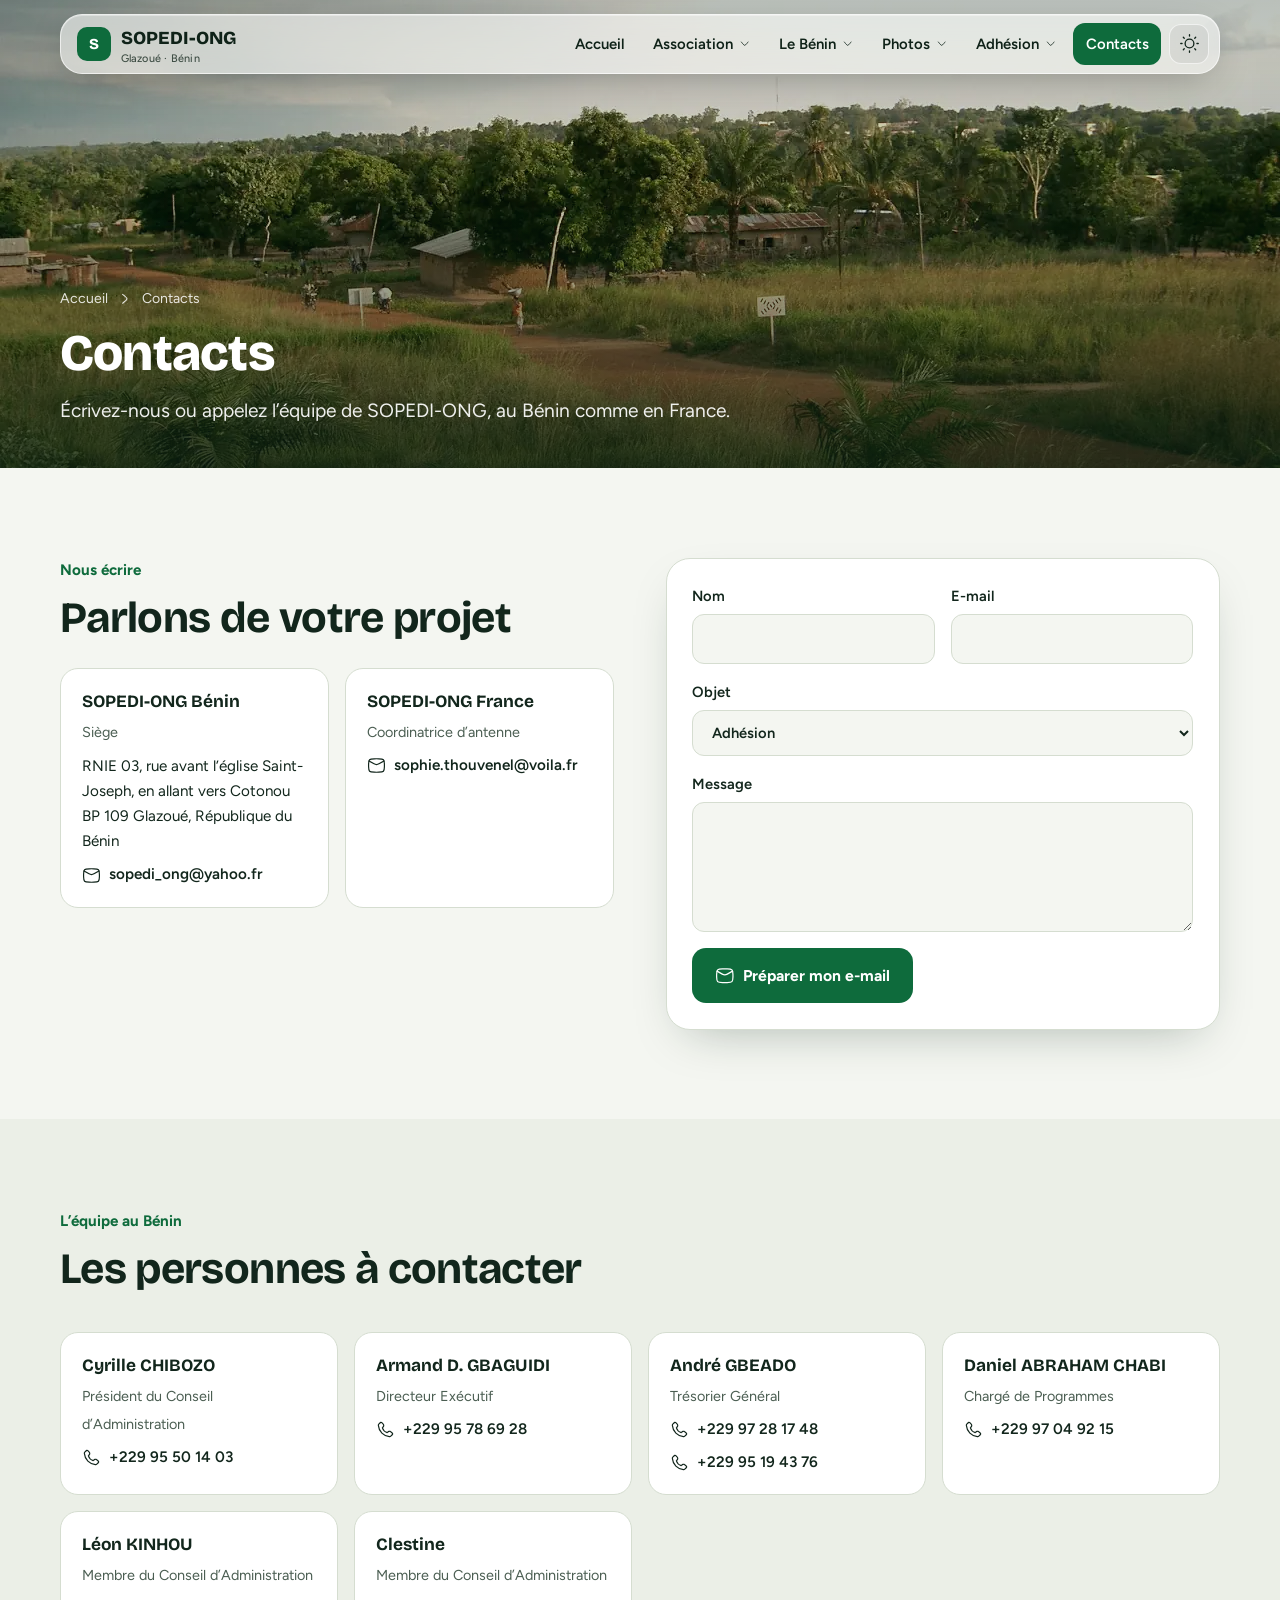
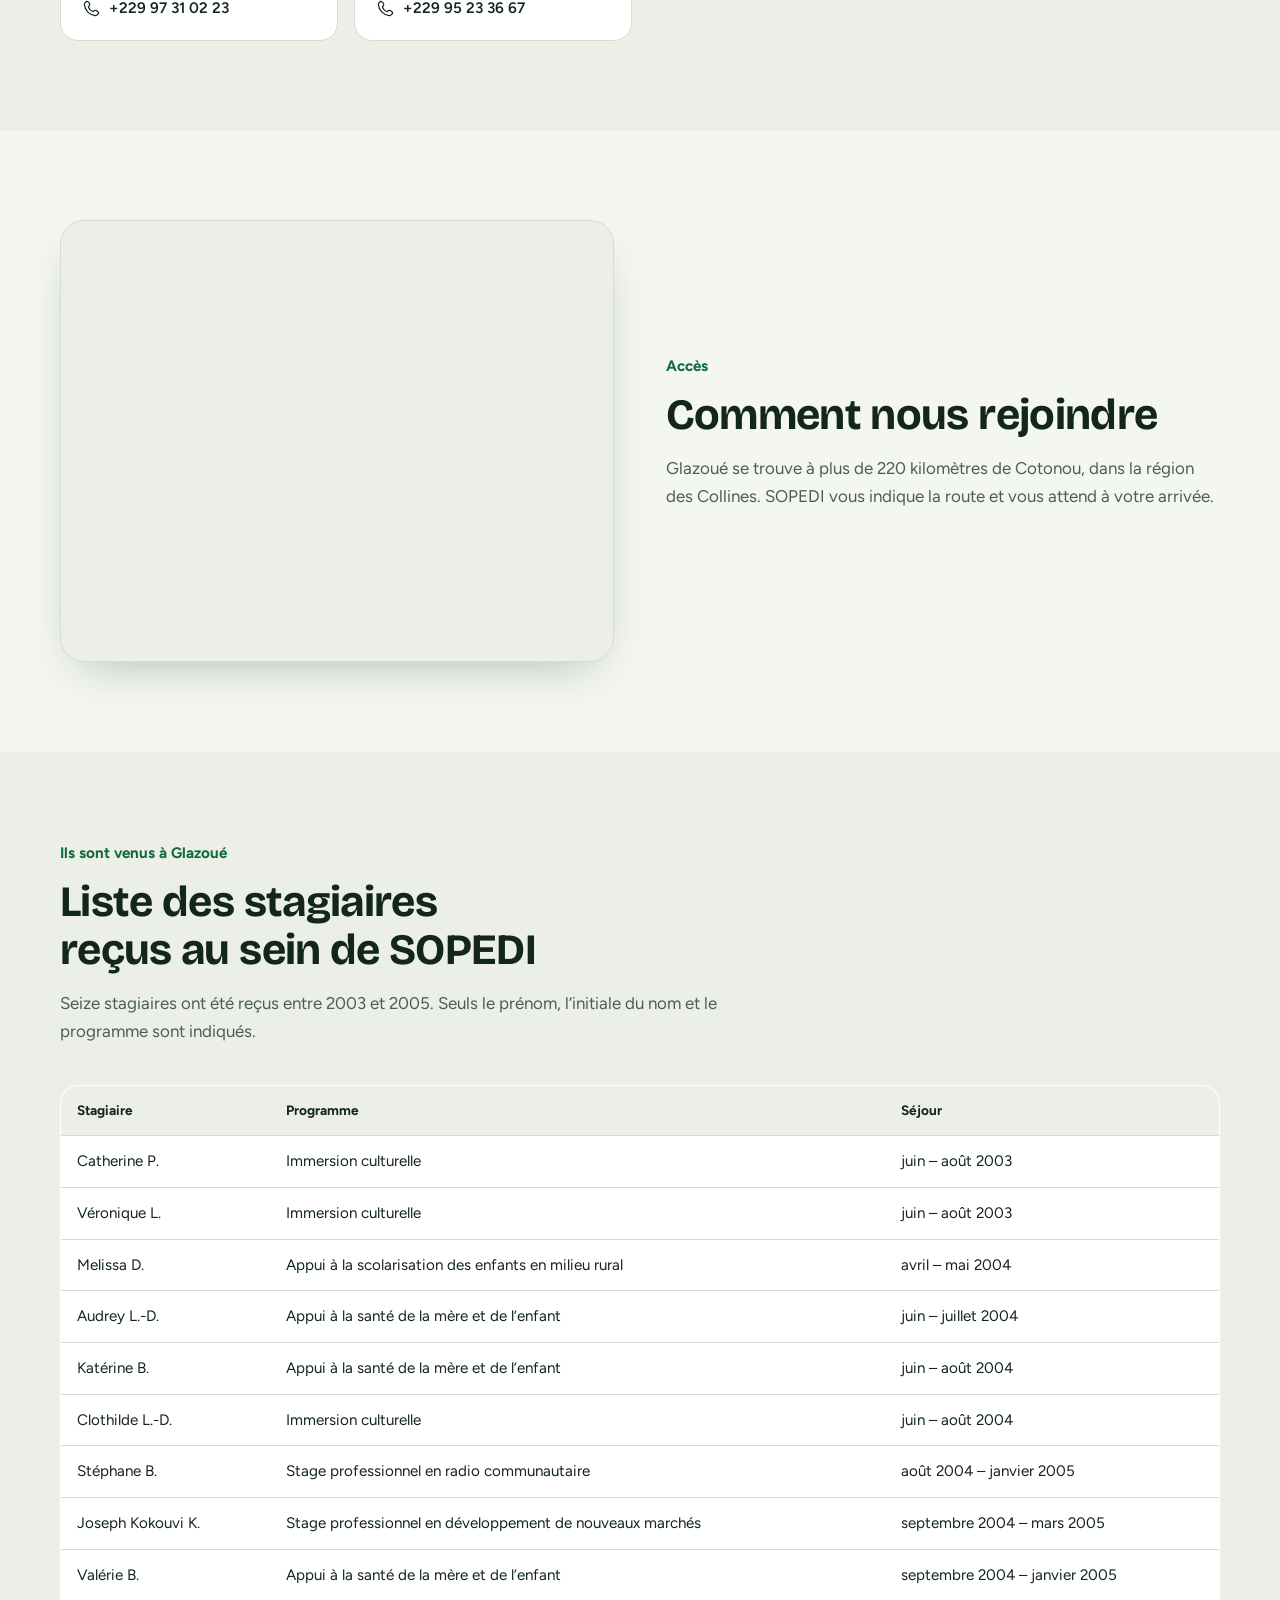
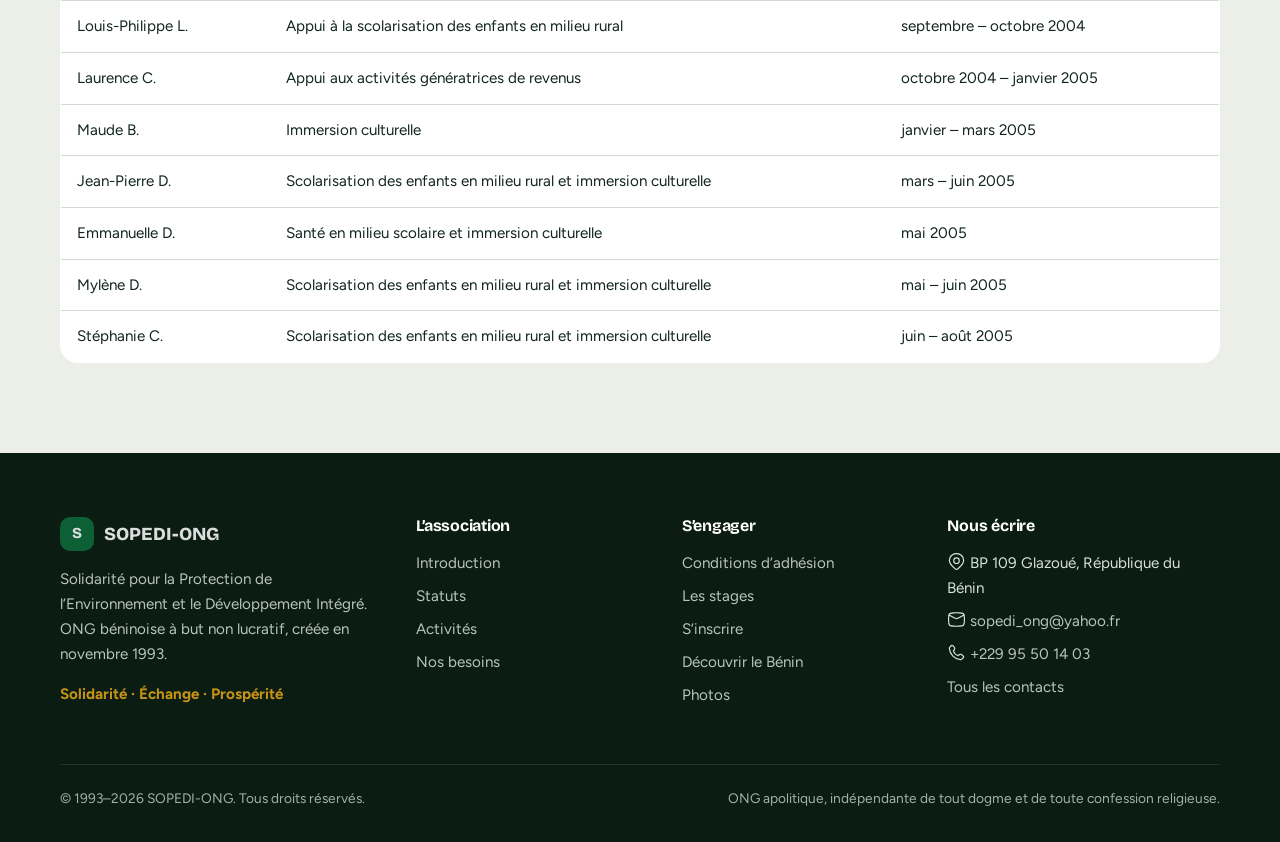
<file: contact.html>
<!doctype html><html lang="fr"><head><meta charset="utf-8"><meta name="viewport" content="width=device-width,initial-scale=1"><title>Contacts · SOPEDI-ONG</title><meta name="description" content="Adresses, téléphones et e-mails de SOPEDI-ONG au Bénin et en France."><meta name="theme-color" content="#0E6B3C"><link rel="preconnect" href="https://fonts.googleapis.com"><link rel="preconnect" href="https://fonts.gstatic.com" crossorigin><link href="https://fonts.googleapis.com/css2?family=Bricolage+Grotesque:opsz,wght@12..96,500;12..96,700;12..96,800&family=Figtree:wght@400;500;600;700&display=swap" rel="stylesheet"><link rel="stylesheet" href="assets/style.css"><style>html{scroll-behavior:smooth}body{margin:0}</style></head><body><div class="sp" data-theme="light"><header class="nav"><div class="nav-in">
<a class="brand" data-page="accueil" href="index.html" aria-label="SOPEDI-ONG, accueil"><span class="mark">S</span><span>SOPEDI-ONG<small>Glazoué · Bénin</small></span></a>
<ul class="menu"><li><a data-page="accueil" class="" href="accueil.html" >Accueil</a></li><li class="has"><button type="button" aria-expanded="false" aria-haspopup="true">Association<svg class="ic chev" viewBox="0 0 24 24" fill="none" aria-hidden="true"><path d="M18 9.00005C18 9.00005 13.5811 15 12 15C10.4188 15 6 9 6 9" stroke="currentColor" stroke-linecap="round" stroke-linejoin="round" stroke-width="1.5"/></svg></button><ul class="drop"><li><a data-page="association" data-hash="introduction" class="" href="association.html#introduction" >Introduction</a></li><li><a data-page="association" data-hash="statuts" class="" href="association.html#statuts" >Statuts de l’ONG</a></li><li><a data-page="association" data-hash="composition" class="" href="association.html#composition" >Composition</a></li><li><a data-page="association" data-hash="activites" class="" href="association.html#activites" >Activités</a></li><li><a data-page="association" data-hash="difficultes" class="" href="association.html#difficultes" >Les difficultés</a></li><li><a data-page="association" data-hash="besoins" class="" href="association.html#besoins" >Les besoins</a></li></ul></li><li class="has"><button type="button" aria-expanded="false" aria-haspopup="true">Le Bénin<svg class="ic chev" viewBox="0 0 24 24" fill="none" aria-hidden="true"><path d="M18 9.00005C18 9.00005 13.5811 15 12 15C10.4188 15 6 9 6 9" stroke="currentColor" stroke-linecap="round" stroke-linejoin="round" stroke-width="1.5"/></svg></button><ul class="drop"><li><a data-page="benin" data-hash="pays" class="" href="benin.html#pays" >Le pays</a></li><li><a data-page="benin" data-hash="carte" class="" href="benin.html#carte" >Carte du pays</a></li><li><a data-page="benin" data-hash="identite" class="" href="benin.html#identite" >Carte d’identité</a></li><li><a data-page="benin" data-hash="depart" class="" href="benin.html#depart" >Avant le départ</a></li><li><a data-page="benin" data-hash="argent" class="" href="benin.html#argent" >Argent</a></li><li><a data-page="benin" data-hash="cuisine" class="" href="benin.html#cuisine" >Cuisine et boisson</a></li><li><a data-page="benin" data-hash="culture" class="" href="benin.html#culture" >Culture</a></li><li><a data-page="benin" data-hash="geo" class="" href="benin.html#geo" >Géographie et climat</a></li><li><a data-page="benin" data-hash="sante" class="" href="benin.html#sante" >Fiche santé</a></li></ul></li><li class="has"><button type="button" aria-expanded="false" aria-haspopup="true">Photos<svg class="ic chev" viewBox="0 0 24 24" fill="none" aria-hidden="true"><path d="M18 9.00005C18 9.00005 13.5811 15 12 15C10.4188 15 6 9 6 9" stroke="currentColor" stroke-linecap="round" stroke-linejoin="round" stroke-width="1.5"/></svg></button><ul class="drop"><li><a data-page="photos" data-hash="sopedi" class="" href="photos.html#sopedi" >SOPEDI</a></li><li><a data-page="photos" data-hash="marche-glazoue" class="" href="photos.html#marche-glazoue" >Marché de Glazoué</a></li><li><a data-page="photos" data-hash="aklampa" class="" href="photos.html#aklampa" >Danse Vodoun Aklampa</a></li><li><a data-page="photos" data-hash="egoungoun" class="" href="photos.html#egoungoun" >Danse Vodoun Egoungoun</a></li><li><a data-page="photos" data-hash="fa-oracle" class="" href="photos.html#fa-oracle" >Le FA (Oracle)</a></li><li><a data-page="photos" data-hash="collines" class="" href="photos.html#collines" >La région des collines</a></li><li><a data-page="photos" data-hash="remise-diplomes" class="" href="photos.html#remise-diplomes" >Remise des diplômes de stage</a></li></ul></li><li class="has"><button type="button" aria-expanded="false" aria-haspopup="true">Adhésion<svg class="ic chev" viewBox="0 0 24 24" fill="none" aria-hidden="true"><path d="M18 9.00005C18 9.00005 13.5811 15 12 15C10.4188 15 6 9 6 9" stroke="currentColor" stroke-linecap="round" stroke-linejoin="round" stroke-width="1.5"/></svg></button><ul class="drop"><li><a data-page="adhesion" data-hash="conditions" class="" href="adhesion.html#conditions" >Conditions d’adhésion</a></li><li><a data-page="adhesion" data-hash="stages" class="" href="adhesion.html#stages" >Les stages</a></li><li><a data-page="adhesion" data-hash="inscription" class="" href="adhesion.html#inscription" >Inscription</a></li></ul></li><li><a data-page="contact" class="" href="contact.html"  aria-current="page">Contacts</a></li></ul>
<div class="tools"><button type="button" class="iconbtn theme" aria-label="Passer en mode sombre" aria-pressed="false"><span class="sunic"><svg class="ic " viewBox="0 0 24 24" fill="none" aria-hidden="true"><path d="M17 12C17 14.7614 14.7614 17 12 17C9.23858 17 7 14.7614 7 12C7 9.23858 9.23858 7 12 7C14.7614 7 17 9.23858 17 12Z" stroke="currentColor" stroke-width="1.5"/><path d="M12 2V3.5M12 20.5V22M19.0708 19.0713L18.0101 18.0106M5.98926 5.98926L4.9286 4.9286M22 12H20.5M3.5 12H2M19.0713 4.92871L18.0106 5.98937M5.98975 18.0107L4.92909 19.0714" stroke="currentColor" stroke-linecap="round" stroke-width="1.5"/></svg></span><span class="moon"><svg class="ic " viewBox="0 0 24 24" fill="none" aria-hidden="true"><path d="M21.5 14.0784C20.3003 14.7189 18.9301 15.0821 17.4751 15.0821C12.7491 15.0821 8.91792 11.2509 8.91792 6.52485C8.91792 5.06986 9.28105 3.69968 9.92163 2.5C5.66765 3.49698 2.5 7.31513 2.5 11.8731C2.5 17.1899 6.8101 21.5 12.1269 21.5C16.6849 21.5 20.503 18.3324 21.5 14.0784Z" stroke="currentColor" stroke-linecap="round" stroke-linejoin="round" stroke-width="1.5"/></svg></span></button>
<button type="button" class="iconbtn burger" aria-label="Ouvrir le menu" aria-expanded="false"><svg class="ic " viewBox="0 0 24 24" fill="none" aria-hidden="true"><path d="M4 5L20 5" stroke="currentColor" stroke-linecap="round" stroke-linejoin="round" stroke-width="1.5"/><path d="M4 12L20 12" stroke="currentColor" stroke-linecap="round" stroke-linejoin="round" stroke-width="1.5"/><path d="M4 19L20 19" stroke="currentColor" stroke-linecap="round" stroke-linejoin="round" stroke-width="1.5"/></svg></button></div>
</div></header><main><section class="hero sm"><img src="images/collines/cimg0790.webp" data-img="collines/cimg0790.webp" alt="Paysage de la région des Collines, Bénin" class="bg"  decoding="async">
<div class="wrap"><div><div class="crumb"><a data-page="accueil" class="" href="accueil.html" >Accueil</a> <svg class="ic " viewBox="0 0 24 24" fill="none" aria-hidden="true"><path d="M9.00005 6C9.00005 6 15 10.4189 15 12C15 13.5812 9 18 9 18" stroke="currentColor" stroke-linecap="round" stroke-linejoin="round" stroke-width="1.5"/></svg> <span>Contacts</span></div><h1>Contacts</h1><p class="lead">Écrivez-nous ou appelez l’équipe de SOPEDI-ONG, au Bénin comme en France.</p></div></div></section><section class="s"><div class="wrap two top"><div class="prose"><div class="kicker">Nous écrire</div><h2 class="t">Parlons de votre projet</h2><div class="contacts" style="margin-top:1.6rem"><div class="person"><b>SOPEDI-ONG Bénin</b><em>Siège</em><p style="margin:.6rem 0 0;font-size:.95rem">RNIE 03, rue avant l’église Saint-Joseph, en allant vers Cotonou<br>BP 109 Glazoué, République du Bénin</p><a href="mailto:sopedi_ong@yahoo.fr"><svg class="ic " viewBox="0 0 24 24" fill="none" aria-hidden="true"><path d="M2 6L8.91302 9.91697C11.4616 11.361 12.5384 11.361 15.087 9.91697L22 6" stroke="currentColor" stroke-linejoin="round" stroke-width="1.5"/><path d="M2.01577 13.4756C2.08114 16.5412 2.11383 18.0739 3.24496 19.2094C4.37608 20.3448 5.95033 20.3843 9.09883 20.4634C11.0393 20.5122 12.9607 20.5122 14.9012 20.4634C18.0497 20.3843 19.6239 20.3448 20.7551 19.2094C21.8862 18.0739 21.9189 16.5412 21.9842 13.4756C22.0053 12.4899 22.0053 11.5101 21.9842 10.5244C21.9189 7.45886 21.8862 5.92609 20.7551 4.79066C19.6239 3.65523 18.0497 3.61568 14.9012 3.53657C12.9607 3.48781 11.0393 3.48781 9.09882 3.53656C5.95033 3.61566 4.37608 3.65521 3.24495 4.79065C2.11382 5.92608 2.08114 7.45885 2.01576 10.5244C1.99474 11.5101 1.99475 12.4899 2.01577 13.4756Z" stroke="currentColor" stroke-linejoin="round" stroke-width="1.5"/></svg>sopedi_ong@yahoo.fr</a></div><div class="person"><b>SOPEDI-ONG France</b><em>Coordinatrice d’antenne</em><a href="mailto:sophie.thouvenel@voila.fr"><svg class="ic " viewBox="0 0 24 24" fill="none" aria-hidden="true"><path d="M2 6L8.91302 9.91697C11.4616 11.361 12.5384 11.361 15.087 9.91697L22 6" stroke="currentColor" stroke-linejoin="round" stroke-width="1.5"/><path d="M2.01577 13.4756C2.08114 16.5412 2.11383 18.0739 3.24496 19.2094C4.37608 20.3448 5.95033 20.3843 9.09883 20.4634C11.0393 20.5122 12.9607 20.5122 14.9012 20.4634C18.0497 20.3843 19.6239 20.3448 20.7551 19.2094C21.8862 18.0739 21.9189 16.5412 21.9842 13.4756C22.0053 12.4899 22.0053 11.5101 21.9842 10.5244C21.9189 7.45886 21.8862 5.92609 20.7551 4.79066C19.6239 3.65523 18.0497 3.61568 14.9012 3.53657C12.9607 3.48781 11.0393 3.48781 9.09882 3.53656C5.95033 3.61566 4.37608 3.65521 3.24495 4.79065C2.11382 5.92608 2.08114 7.45885 2.01576 10.5244C1.99474 11.5101 1.99475 12.4899 2.01577 13.4756Z" stroke="currentColor" stroke-linejoin="round" stroke-width="1.5"/></svg>sophie.thouvenel@voila.fr</a></div></div></div>
<form class="f" data-mailto="sopedi_ong@yahoo.fr" novalidate><input type="hidden" name="_subject" value="Message depuis le site SOPEDI-ONG"><label>Nom<input name="Nom" required autocomplete="name"></label><label>E-mail<input type="email" name="E-mail" required autocomplete="email"></label><label class="full">Objet<select name="Objet"><option>Adhésion</option><option>Stage</option><option>Partenariat ou jumelage</option><option>Parrainage</option><option>Autre demande</option></select></label><label class="full">Message<textarea name="Message" required></textarea></label><div class="full btns"><button class="btn green" type="submit"><svg class="ic " viewBox="0 0 24 24" fill="none" aria-hidden="true"><path d="M2 6L8.91302 9.91697C11.4616 11.361 12.5384 11.361 15.087 9.91697L22 6" stroke="currentColor" stroke-linejoin="round" stroke-width="1.5"/><path d="M2.01577 13.4756C2.08114 16.5412 2.11383 18.0739 3.24496 19.2094C4.37608 20.3448 5.95033 20.3843 9.09883 20.4634C11.0393 20.5122 12.9607 20.5122 14.9012 20.4634C18.0497 20.3843 19.6239 20.3448 20.7551 19.2094C21.8862 18.0739 21.9189 16.5412 21.9842 13.4756C22.0053 12.4899 22.0053 11.5101 21.9842 10.5244C21.9189 7.45886 21.8862 5.92609 20.7551 4.79066C19.6239 3.65523 18.0497 3.61568 14.9012 3.53657C12.9607 3.48781 11.0393 3.48781 9.09882 3.53656C5.95033 3.61566 4.37608 3.65521 3.24495 4.79065C2.11382 5.92608 2.08114 7.45885 2.01576 10.5244C1.99474 11.5101 1.99475 12.4899 2.01577 13.4756Z" stroke="currentColor" stroke-linejoin="round" stroke-width="1.5"/></svg> Préparer mon e-mail</button></div><p class="full small sent" hidden>Votre messagerie s’est ouverte. Si rien ne s’affiche, écrivez à sopedi_ong@yahoo.fr.</p></form></div></section>
<section class="s alt"><div class="wrap"><div class="head"><div class="kicker">L’équipe au Bénin</div><h2 class="t">Les personnes à contacter</h2></div><div class="contacts"><div class="person"><b>Cyrille CHIBOZO</b><em>Président du Conseil d’Administration</em><a href="tel:+22995501403"><svg class="ic " viewBox="0 0 24 24" fill="none" aria-hidden="true"><path d="M8.04253 9.89057L8.32962 9.54607C9.13196 8.58326 9.53312 8.10186 9.67708 7.56536C9.79932 7.10976 9.79165 6.62904 9.65494 6.17757C9.49394 5.64593 9.07762 5.17757 8.24498 4.24085C7.64122 3.56162 7.33933 3.222 6.97835 3.09096C6.67272 2.98002 6.33952 2.97023 6.0279 3.06303C5.65985 3.17264 5.33854 3.49395 4.69593 4.13656L3.87514 4.95736C3.42449 5.408 3.19917 5.63332 3.08405 5.94695C2.96892 6.26057 2.99192 6.54106 3.03791 7.10204C3.64253 14.477 9.52318 20.3577 16.8981 20.9623C17.4591 21.0083 17.7396 21.0313 18.0532 20.9161C18.3669 20.801 18.5922 20.5757 19.0428 20.125L19.8636 19.3043C20.5062 18.6616 20.8275 18.3403 20.9371 17.9723C21.03 17.6607 21.0202 17.3275 20.9092 17.0218C20.7782 16.6608 20.4386 16.359 19.7593 15.7552C18.8226 14.9226 18.3542 14.5062 17.8226 14.3452C17.3711 14.2085 16.8904 14.2009 16.4348 14.3231C15.8983 14.4671 15.4169 14.8682 14.4541 15.6706L14.1096 15.9577C11.2048 14.9894 9.00786 12.7866 8.04253 9.89057Z" stroke="currentColor" stroke-linejoin="round" stroke-width="1.5"/></svg>+229 95 50 14 03</a></div><div class="person"><b>Armand D. GBAGUIDI</b><em>Directeur Exécutif</em><a href="tel:+22995786928"><svg class="ic " viewBox="0 0 24 24" fill="none" aria-hidden="true"><path d="M8.04253 9.89057L8.32962 9.54607C9.13196 8.58326 9.53312 8.10186 9.67708 7.56536C9.79932 7.10976 9.79165 6.62904 9.65494 6.17757C9.49394 5.64593 9.07762 5.17757 8.24498 4.24085C7.64122 3.56162 7.33933 3.222 6.97835 3.09096C6.67272 2.98002 6.33952 2.97023 6.0279 3.06303C5.65985 3.17264 5.33854 3.49395 4.69593 4.13656L3.87514 4.95736C3.42449 5.408 3.19917 5.63332 3.08405 5.94695C2.96892 6.26057 2.99192 6.54106 3.03791 7.10204C3.64253 14.477 9.52318 20.3577 16.8981 20.9623C17.4591 21.0083 17.7396 21.0313 18.0532 20.9161C18.3669 20.801 18.5922 20.5757 19.0428 20.125L19.8636 19.3043C20.5062 18.6616 20.8275 18.3403 20.9371 17.9723C21.03 17.6607 21.0202 17.3275 20.9092 17.0218C20.7782 16.6608 20.4386 16.359 19.7593 15.7552C18.8226 14.9226 18.3542 14.5062 17.8226 14.3452C17.3711 14.2085 16.8904 14.2009 16.4348 14.3231C15.8983 14.4671 15.4169 14.8682 14.4541 15.6706L14.1096 15.9577C11.2048 14.9894 9.00786 12.7866 8.04253 9.89057Z" stroke="currentColor" stroke-linejoin="round" stroke-width="1.5"/></svg>+229 95 78 69 28</a></div><div class="person"><b>André GBEADO</b><em>Trésorier Général</em><a href="tel:+22997281748"><svg class="ic " viewBox="0 0 24 24" fill="none" aria-hidden="true"><path d="M8.04253 9.89057L8.32962 9.54607C9.13196 8.58326 9.53312 8.10186 9.67708 7.56536C9.79932 7.10976 9.79165 6.62904 9.65494 6.17757C9.49394 5.64593 9.07762 5.17757 8.24498 4.24085C7.64122 3.56162 7.33933 3.222 6.97835 3.09096C6.67272 2.98002 6.33952 2.97023 6.0279 3.06303C5.65985 3.17264 5.33854 3.49395 4.69593 4.13656L3.87514 4.95736C3.42449 5.408 3.19917 5.63332 3.08405 5.94695C2.96892 6.26057 2.99192 6.54106 3.03791 7.10204C3.64253 14.477 9.52318 20.3577 16.8981 20.9623C17.4591 21.0083 17.7396 21.0313 18.0532 20.9161C18.3669 20.801 18.5922 20.5757 19.0428 20.125L19.8636 19.3043C20.5062 18.6616 20.8275 18.3403 20.9371 17.9723C21.03 17.6607 21.0202 17.3275 20.9092 17.0218C20.7782 16.6608 20.4386 16.359 19.7593 15.7552C18.8226 14.9226 18.3542 14.5062 17.8226 14.3452C17.3711 14.2085 16.8904 14.2009 16.4348 14.3231C15.8983 14.4671 15.4169 14.8682 14.4541 15.6706L14.1096 15.9577C11.2048 14.9894 9.00786 12.7866 8.04253 9.89057Z" stroke="currentColor" stroke-linejoin="round" stroke-width="1.5"/></svg>+229 97 28 17 48</a><a href="tel:+22995194376"><svg class="ic " viewBox="0 0 24 24" fill="none" aria-hidden="true"><path d="M8.04253 9.89057L8.32962 9.54607C9.13196 8.58326 9.53312 8.10186 9.67708 7.56536C9.79932 7.10976 9.79165 6.62904 9.65494 6.17757C9.49394 5.64593 9.07762 5.17757 8.24498 4.24085C7.64122 3.56162 7.33933 3.222 6.97835 3.09096C6.67272 2.98002 6.33952 2.97023 6.0279 3.06303C5.65985 3.17264 5.33854 3.49395 4.69593 4.13656L3.87514 4.95736C3.42449 5.408 3.19917 5.63332 3.08405 5.94695C2.96892 6.26057 2.99192 6.54106 3.03791 7.10204C3.64253 14.477 9.52318 20.3577 16.8981 20.9623C17.4591 21.0083 17.7396 21.0313 18.0532 20.9161C18.3669 20.801 18.5922 20.5757 19.0428 20.125L19.8636 19.3043C20.5062 18.6616 20.8275 18.3403 20.9371 17.9723C21.03 17.6607 21.0202 17.3275 20.9092 17.0218C20.7782 16.6608 20.4386 16.359 19.7593 15.7552C18.8226 14.9226 18.3542 14.5062 17.8226 14.3452C17.3711 14.2085 16.8904 14.2009 16.4348 14.3231C15.8983 14.4671 15.4169 14.8682 14.4541 15.6706L14.1096 15.9577C11.2048 14.9894 9.00786 12.7866 8.04253 9.89057Z" stroke="currentColor" stroke-linejoin="round" stroke-width="1.5"/></svg>+229 95 19 43 76</a></div><div class="person"><b>Daniel ABRAHAM CHABI</b><em>Chargé de Programmes</em><a href="tel:+22997049215"><svg class="ic " viewBox="0 0 24 24" fill="none" aria-hidden="true"><path d="M8.04253 9.89057L8.32962 9.54607C9.13196 8.58326 9.53312 8.10186 9.67708 7.56536C9.79932 7.10976 9.79165 6.62904 9.65494 6.17757C9.49394 5.64593 9.07762 5.17757 8.24498 4.24085C7.64122 3.56162 7.33933 3.222 6.97835 3.09096C6.67272 2.98002 6.33952 2.97023 6.0279 3.06303C5.65985 3.17264 5.33854 3.49395 4.69593 4.13656L3.87514 4.95736C3.42449 5.408 3.19917 5.63332 3.08405 5.94695C2.96892 6.26057 2.99192 6.54106 3.03791 7.10204C3.64253 14.477 9.52318 20.3577 16.8981 20.9623C17.4591 21.0083 17.7396 21.0313 18.0532 20.9161C18.3669 20.801 18.5922 20.5757 19.0428 20.125L19.8636 19.3043C20.5062 18.6616 20.8275 18.3403 20.9371 17.9723C21.03 17.6607 21.0202 17.3275 20.9092 17.0218C20.7782 16.6608 20.4386 16.359 19.7593 15.7552C18.8226 14.9226 18.3542 14.5062 17.8226 14.3452C17.3711 14.2085 16.8904 14.2009 16.4348 14.3231C15.8983 14.4671 15.4169 14.8682 14.4541 15.6706L14.1096 15.9577C11.2048 14.9894 9.00786 12.7866 8.04253 9.89057Z" stroke="currentColor" stroke-linejoin="round" stroke-width="1.5"/></svg>+229 97 04 92 15</a></div><div class="person"><b>Léon KINHOU</b><em>Membre du Conseil d’Administration</em><a href="tel:+22997310223"><svg class="ic " viewBox="0 0 24 24" fill="none" aria-hidden="true"><path d="M8.04253 9.89057L8.32962 9.54607C9.13196 8.58326 9.53312 8.10186 9.67708 7.56536C9.79932 7.10976 9.79165 6.62904 9.65494 6.17757C9.49394 5.64593 9.07762 5.17757 8.24498 4.24085C7.64122 3.56162 7.33933 3.222 6.97835 3.09096C6.67272 2.98002 6.33952 2.97023 6.0279 3.06303C5.65985 3.17264 5.33854 3.49395 4.69593 4.13656L3.87514 4.95736C3.42449 5.408 3.19917 5.63332 3.08405 5.94695C2.96892 6.26057 2.99192 6.54106 3.03791 7.10204C3.64253 14.477 9.52318 20.3577 16.8981 20.9623C17.4591 21.0083 17.7396 21.0313 18.0532 20.9161C18.3669 20.801 18.5922 20.5757 19.0428 20.125L19.8636 19.3043C20.5062 18.6616 20.8275 18.3403 20.9371 17.9723C21.03 17.6607 21.0202 17.3275 20.9092 17.0218C20.7782 16.6608 20.4386 16.359 19.7593 15.7552C18.8226 14.9226 18.3542 14.5062 17.8226 14.3452C17.3711 14.2085 16.8904 14.2009 16.4348 14.3231C15.8983 14.4671 15.4169 14.8682 14.4541 15.6706L14.1096 15.9577C11.2048 14.9894 9.00786 12.7866 8.04253 9.89057Z" stroke="currentColor" stroke-linejoin="round" stroke-width="1.5"/></svg>+229 97 31 02 23</a></div><div class="person"><b>Clestine</b><em>Membre du Conseil d’Administration</em><a href="tel:+22995233667"><svg class="ic " viewBox="0 0 24 24" fill="none" aria-hidden="true"><path d="M8.04253 9.89057L8.32962 9.54607C9.13196 8.58326 9.53312 8.10186 9.67708 7.56536C9.79932 7.10976 9.79165 6.62904 9.65494 6.17757C9.49394 5.64593 9.07762 5.17757 8.24498 4.24085C7.64122 3.56162 7.33933 3.222 6.97835 3.09096C6.67272 2.98002 6.33952 2.97023 6.0279 3.06303C5.65985 3.17264 5.33854 3.49395 4.69593 4.13656L3.87514 4.95736C3.42449 5.408 3.19917 5.63332 3.08405 5.94695C2.96892 6.26057 2.99192 6.54106 3.03791 7.10204C3.64253 14.477 9.52318 20.3577 16.8981 20.9623C17.4591 21.0083 17.7396 21.0313 18.0532 20.9161C18.3669 20.801 18.5922 20.5757 19.0428 20.125L19.8636 19.3043C20.5062 18.6616 20.8275 18.3403 20.9371 17.9723C21.03 17.6607 21.0202 17.3275 20.9092 17.0218C20.7782 16.6608 20.4386 16.359 19.7593 15.7552C18.8226 14.9226 18.3542 14.5062 17.8226 14.3452C17.3711 14.2085 16.8904 14.2009 16.4348 14.3231C15.8983 14.4671 15.4169 14.8682 14.4541 15.6706L14.1096 15.9577C11.2048 14.9894 9.00786 12.7866 8.04253 9.89057Z" stroke="currentColor" stroke-linejoin="round" stroke-width="1.5"/></svg>+229 95 23 36 67</a></div></div></div></section>
<section class="s"><div class="wrap two"><div class="map"><iframe title="Carte de Glazoué" loading="lazy" src="https://www.openstreetmap.org/export/embed.html?bbox=1.95%2C7.75%2C2.5%2C8.2&layer=mapnik&marker=7.9667%2C2.2333"></iframe></div><div class="prose"><div class="kicker">Accès</div><h2 class="t">Comment nous rejoindre</h2><p class="intro">Glazoué se trouve à plus de 220 kilomètres de Cotonou, dans la région des Collines. SOPEDI vous indique la route et vous attend à votre arrivée.</p></div></div></section>
<section class="s alt"><div class="wrap"><div class="head"><div class="kicker">Ils sont venus à Glazoué</div><h2 class="t">Liste des stagiaires reçus au sein de SOPEDI</h2><p class=intro>Seize stagiaires ont été reçus entre 2003 et 2005. Seuls le prénom, l’initiale du nom et le programme sont indiqués.</p></div><div class="tbwrap"><table class="tb"><thead><tr><th>Stagiaire</th><th>Programme</th><th>Séjour</th></tr></thead><tbody><tr><td>Catherine P.</td><td>Immersion culturelle</td><td>juin – août 2003</td></tr><tr><td>Véronique L.</td><td>Immersion culturelle</td><td>juin – août 2003</td></tr><tr><td>Melissa D.</td><td>Appui à la scolarisation des enfants en milieu rural</td><td>avril – mai 2004</td></tr><tr><td>Audrey L.-D.</td><td>Appui à la santé de la mère et de l’enfant</td><td>juin – juillet 2004</td></tr><tr><td>Katérine B.</td><td>Appui à la santé de la mère et de l’enfant</td><td>juin – août 2004</td></tr><tr><td>Clothilde L.-D.</td><td>Immersion culturelle</td><td>juin – août 2004</td></tr><tr><td>Stéphane B.</td><td>Stage professionnel en radio communautaire</td><td>août 2004 – janvier 2005</td></tr><tr><td>Joseph Kokouvi K.</td><td>Stage professionnel en développement de nouveaux marchés</td><td>septembre 2004 – mars 2005</td></tr><tr><td>Valérie B.</td><td>Appui à la santé de la mère et de l’enfant</td><td>septembre 2004 – janvier 2005</td></tr><tr><td>Louis-Philippe L.</td><td>Appui à la scolarisation des enfants en milieu rural</td><td>septembre – octobre 2004</td></tr><tr><td>Laurence C.</td><td>Appui aux activités génératrices de revenus</td><td>octobre 2004 – janvier 2005</td></tr><tr><td>Maude B.</td><td>Immersion culturelle</td><td>janvier – mars 2005</td></tr><tr><td>Jean-Pierre D.</td><td>Scolarisation des enfants en milieu rural et immersion culturelle</td><td>mars – juin 2005</td></tr><tr><td>Emmanuelle D.</td><td>Santé en milieu scolaire et immersion culturelle</td><td>mai 2005</td></tr><tr><td>Mylène D.</td><td>Scolarisation des enfants en milieu rural et immersion culturelle</td><td>mai – juin 2005</td></tr><tr><td>Stéphanie C.</td><td>Scolarisation des enfants en milieu rural et immersion culturelle</td><td>juin – août 2005</td></tr></tbody></table></div></div></section></main><footer class="ft"><div class="wrap"><div class="ft-grid">
<div><a class="brand" data-page="accueil" href="index.html"><span class="mark">S</span><span>SOPEDI-ONG</span></a><p>Solidarité pour la Protection de l’Environnement et le Développement Intégré. ONG béninoise à but non lucratif, créée en novembre 1993.</p><p><b style="color:#E6A817">Solidarité · Échange · Prospérité</b></p></div>
<div><h4>L’association</h4><ul><li><a data-page="association" data-hash="introduction" class="" href="association.html#introduction" >Introduction</a></li><li><a data-page="association" data-hash="statuts" class="" href="association.html#statuts" >Statuts</a></li><li><a data-page="association" data-hash="activites" class="" href="association.html#activites" >Activités</a></li><li><a data-page="association" data-hash="besoins" class="" href="association.html#besoins" >Nos besoins</a></li></ul></div>
<div><h4>S’engager</h4><ul><li><a data-page="adhesion" data-hash="conditions" class="" href="adhesion.html#conditions" >Conditions d’adhésion</a></li><li><a data-page="adhesion" data-hash="stages" class="" href="adhesion.html#stages" >Les stages</a></li><li><a data-page="adhesion" data-hash="inscription" class="" href="adhesion.html#inscription" >S’inscrire</a></li><li><a data-page="benin" data-hash="pays" class="" href="benin.html#pays" >Découvrir le Bénin</a></li><li><a data-page="photos" class="" href="photos.html" >Photos</a></li></ul></div>
<div><h4>Nous écrire</h4><ul><li><svg class="ic " viewBox="0 0 24 24" fill="none" aria-hidden="true"><path d="M13.6177 21.367C13.1841 21.773 12.6044 22 12.0011 22C11.3978 22 10.8182 21.773 10.3845 21.367C6.41302 17.626 1.09076 13.4469 3.68627 7.37966C5.08963 4.09916 8.45834 2 12.0011 2C15.5439 2 18.9126 4.09916 20.316 7.37966C22.9082 13.4393 17.599 17.6389 13.6177 21.367Z" stroke="currentColor" stroke-width="1.5"/><path d="M15.5 11C15.5 12.933 13.933 14.5 12 14.5C10.067 14.5 8.5 12.933 8.5 11C8.5 9.067 10.067 7.5 12 7.5C13.933 7.5 15.5 9.067 15.5 11Z" stroke="currentColor" stroke-width="1.5"/></svg> BP 109 Glazoué, République du Bénin</li><li><svg class="ic " viewBox="0 0 24 24" fill="none" aria-hidden="true"><path d="M2 6L8.91302 9.91697C11.4616 11.361 12.5384 11.361 15.087 9.91697L22 6" stroke="currentColor" stroke-linejoin="round" stroke-width="1.5"/><path d="M2.01577 13.4756C2.08114 16.5412 2.11383 18.0739 3.24496 19.2094C4.37608 20.3448 5.95033 20.3843 9.09883 20.4634C11.0393 20.5122 12.9607 20.5122 14.9012 20.4634C18.0497 20.3843 19.6239 20.3448 20.7551 19.2094C21.8862 18.0739 21.9189 16.5412 21.9842 13.4756C22.0053 12.4899 22.0053 11.5101 21.9842 10.5244C21.9189 7.45886 21.8862 5.92609 20.7551 4.79066C19.6239 3.65523 18.0497 3.61568 14.9012 3.53657C12.9607 3.48781 11.0393 3.48781 9.09882 3.53656C5.95033 3.61566 4.37608 3.65521 3.24495 4.79065C2.11382 5.92608 2.08114 7.45885 2.01576 10.5244C1.99474 11.5101 1.99475 12.4899 2.01577 13.4756Z" stroke="currentColor" stroke-linejoin="round" stroke-width="1.5"/></svg> <a href="mailto:sopedi_ong@yahoo.fr">sopedi_ong@yahoo.fr</a></li><li><svg class="ic " viewBox="0 0 24 24" fill="none" aria-hidden="true"><path d="M8.04253 9.89057L8.32962 9.54607C9.13196 8.58326 9.53312 8.10186 9.67708 7.56536C9.79932 7.10976 9.79165 6.62904 9.65494 6.17757C9.49394 5.64593 9.07762 5.17757 8.24498 4.24085C7.64122 3.56162 7.33933 3.222 6.97835 3.09096C6.67272 2.98002 6.33952 2.97023 6.0279 3.06303C5.65985 3.17264 5.33854 3.49395 4.69593 4.13656L3.87514 4.95736C3.42449 5.408 3.19917 5.63332 3.08405 5.94695C2.96892 6.26057 2.99192 6.54106 3.03791 7.10204C3.64253 14.477 9.52318 20.3577 16.8981 20.9623C17.4591 21.0083 17.7396 21.0313 18.0532 20.9161C18.3669 20.801 18.5922 20.5757 19.0428 20.125L19.8636 19.3043C20.5062 18.6616 20.8275 18.3403 20.9371 17.9723C21.03 17.6607 21.0202 17.3275 20.9092 17.0218C20.7782 16.6608 20.4386 16.359 19.7593 15.7552C18.8226 14.9226 18.3542 14.5062 17.8226 14.3452C17.3711 14.2085 16.8904 14.2009 16.4348 14.3231C15.8983 14.4671 15.4169 14.8682 14.4541 15.6706L14.1096 15.9577C11.2048 14.9894 9.00786 12.7866 8.04253 9.89057Z" stroke="currentColor" stroke-linejoin="round" stroke-width="1.5"/></svg> <a href="tel:+22995501403">+229 95 50 14 03</a></li><li><a data-page="contact" class="" href="contact.html" >Tous les contacts</a></li></ul></div>
</div><div class="legal"><span>© 1993–2026 SOPEDI-ONG. Tous droits réservés.</span><span>ONG apolitique, indépendante de tout dogme et de toute confession religieuse.</span></div></div></footer>
<button type="button" class="iconbtn totop" aria-label="Retour en haut"><svg style="transform:rotate(-90deg)" class="ic " viewBox="0 0 24 24" fill="none" aria-hidden="true"><path d="M18.5 12L4.99997 12" stroke="currentColor" stroke-linecap="round" stroke-linejoin="round" stroke-width="1.5"/><path d="M13 18C13 18 19 13.5811 19 12C19 10.4188 13 6 13 6" stroke="currentColor" stroke-linecap="round" stroke-linejoin="round" stroke-width="1.5"/></svg></button>
<div class="lb" role="dialog" aria-modal="true" aria-label="Visionneuse de photos"><button class="x" aria-label="Fermer"><svg class="ic " viewBox="0 0 24 24" fill="none" aria-hidden="true"><path d="M18.9991 19L5 5.00098" stroke="currentColor" stroke-linecap="round" stroke-linejoin="round" stroke-width="1.5"/><path d="M19 5L5.00092 18.999" stroke="currentColor" stroke-linecap="round" stroke-linejoin="round" stroke-width="1.5"/></svg></button><button class="pv" aria-label="Photo précédente"><svg class="ic " viewBox="0 0 24 24" fill="none" aria-hidden="true"><path d="M15 6C15 6 9.00001 10.4189 9 12C8.99999 13.5812 15 18 15 18" stroke="currentColor" stroke-linecap="round" stroke-linejoin="round" stroke-width="1.5"/></svg></button><img alt=""><button class="nx" aria-label="Photo suivante"><svg class="ic " viewBox="0 0 24 24" fill="none" aria-hidden="true"><path d="M9.00005 6C9.00005 6 15 10.4189 15 12C15 13.5812 9 18 9 18" stroke="currentColor" stroke-linecap="round" stroke-linejoin="round" stroke-width="1.5"/></svg></button><div class="cap"></div></div></div><script>window.SOPEDI_CONFIG={"imgBase": "images/", "pages": {"accueil": "index.html", "association": "association.html", "benin": "benin.html", "photos": "photos.html", "adhesion": "adhesion.html", "contact": "contact.html"}};</script><script src="assets/app.js"></script></body></html>
</file>
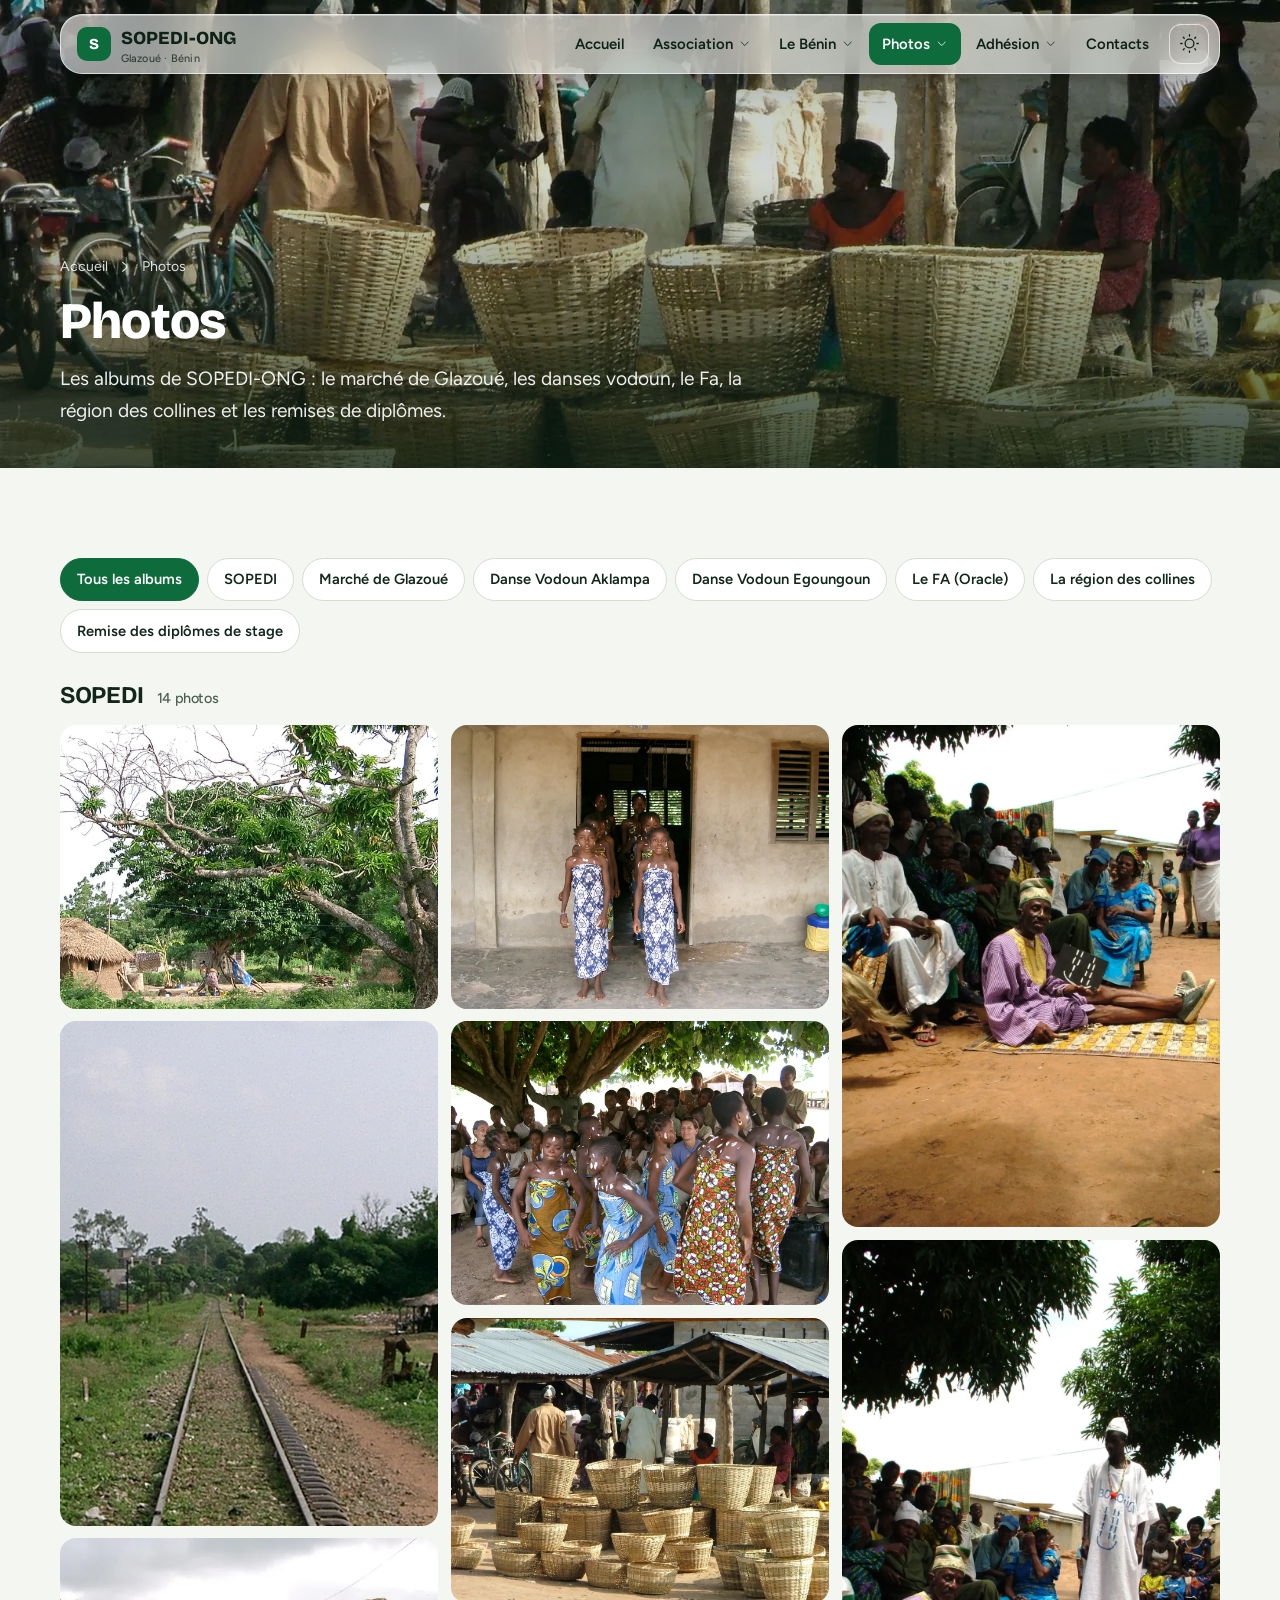
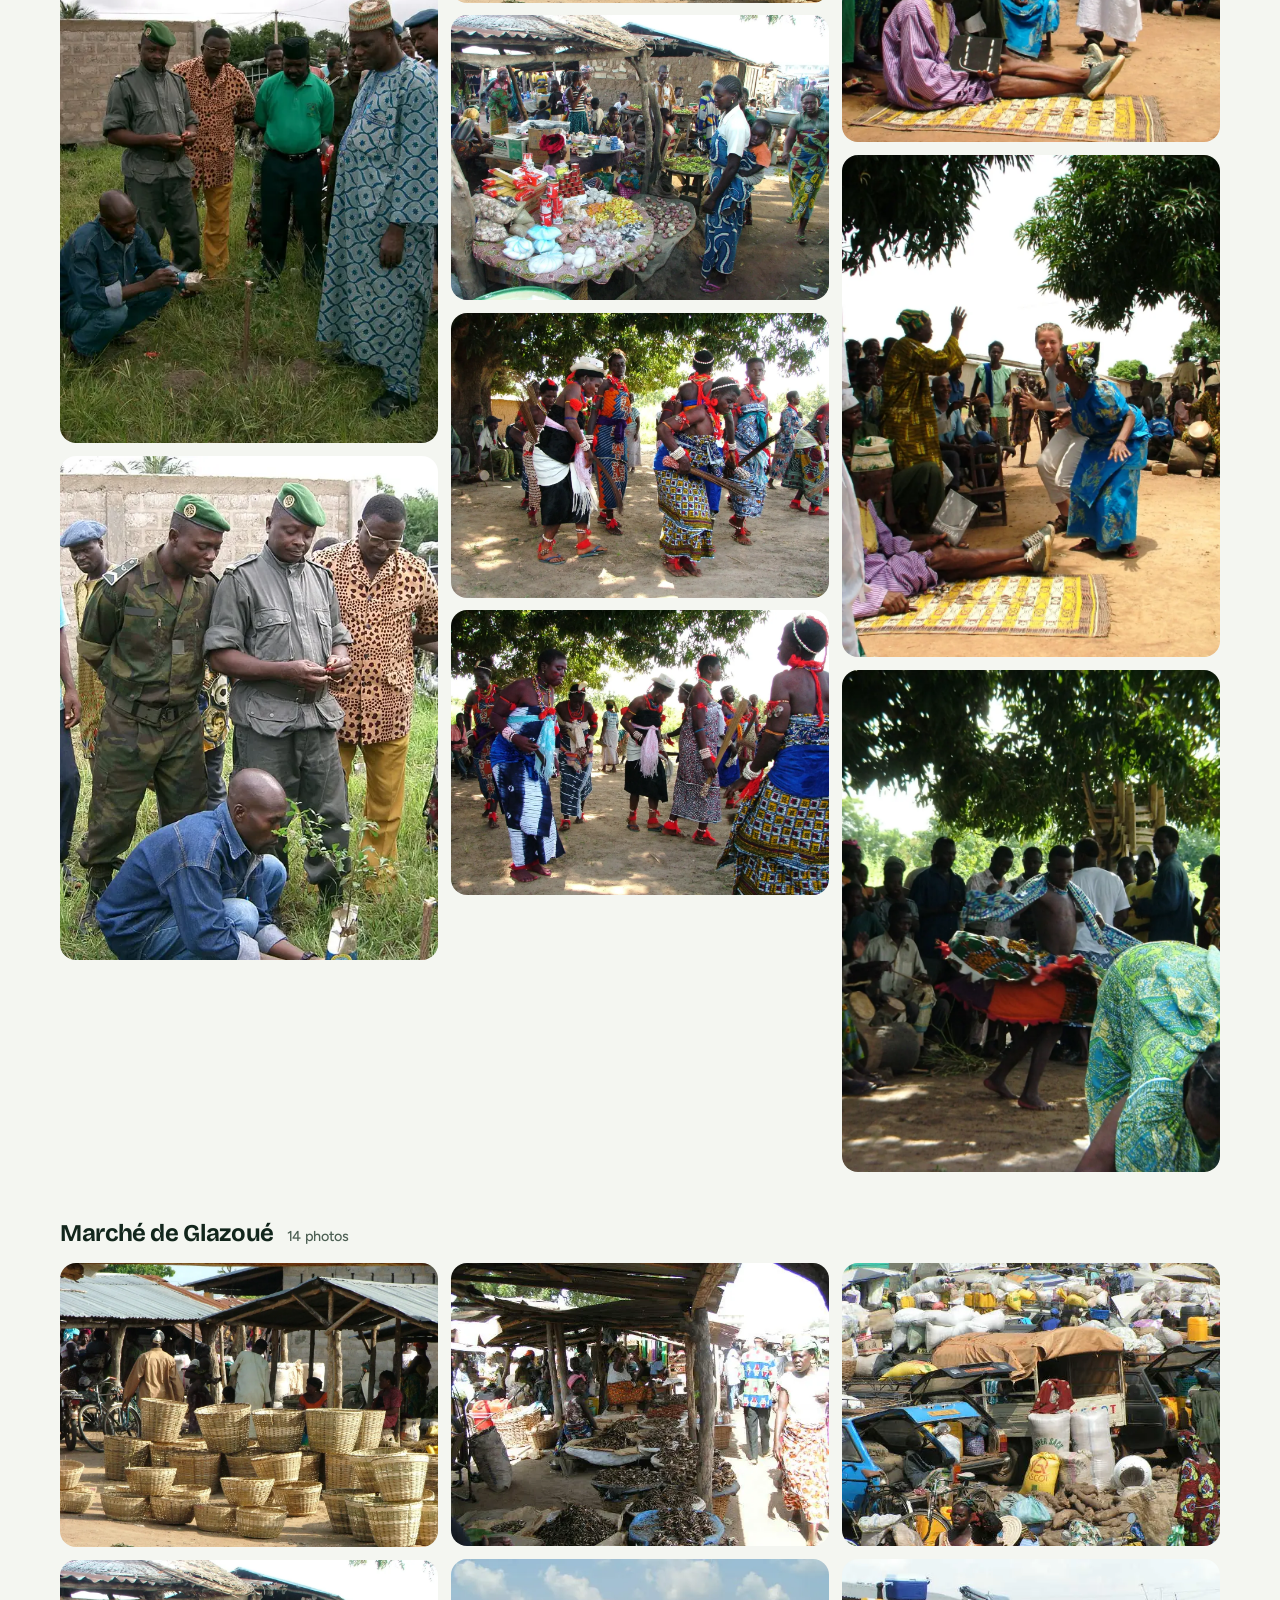
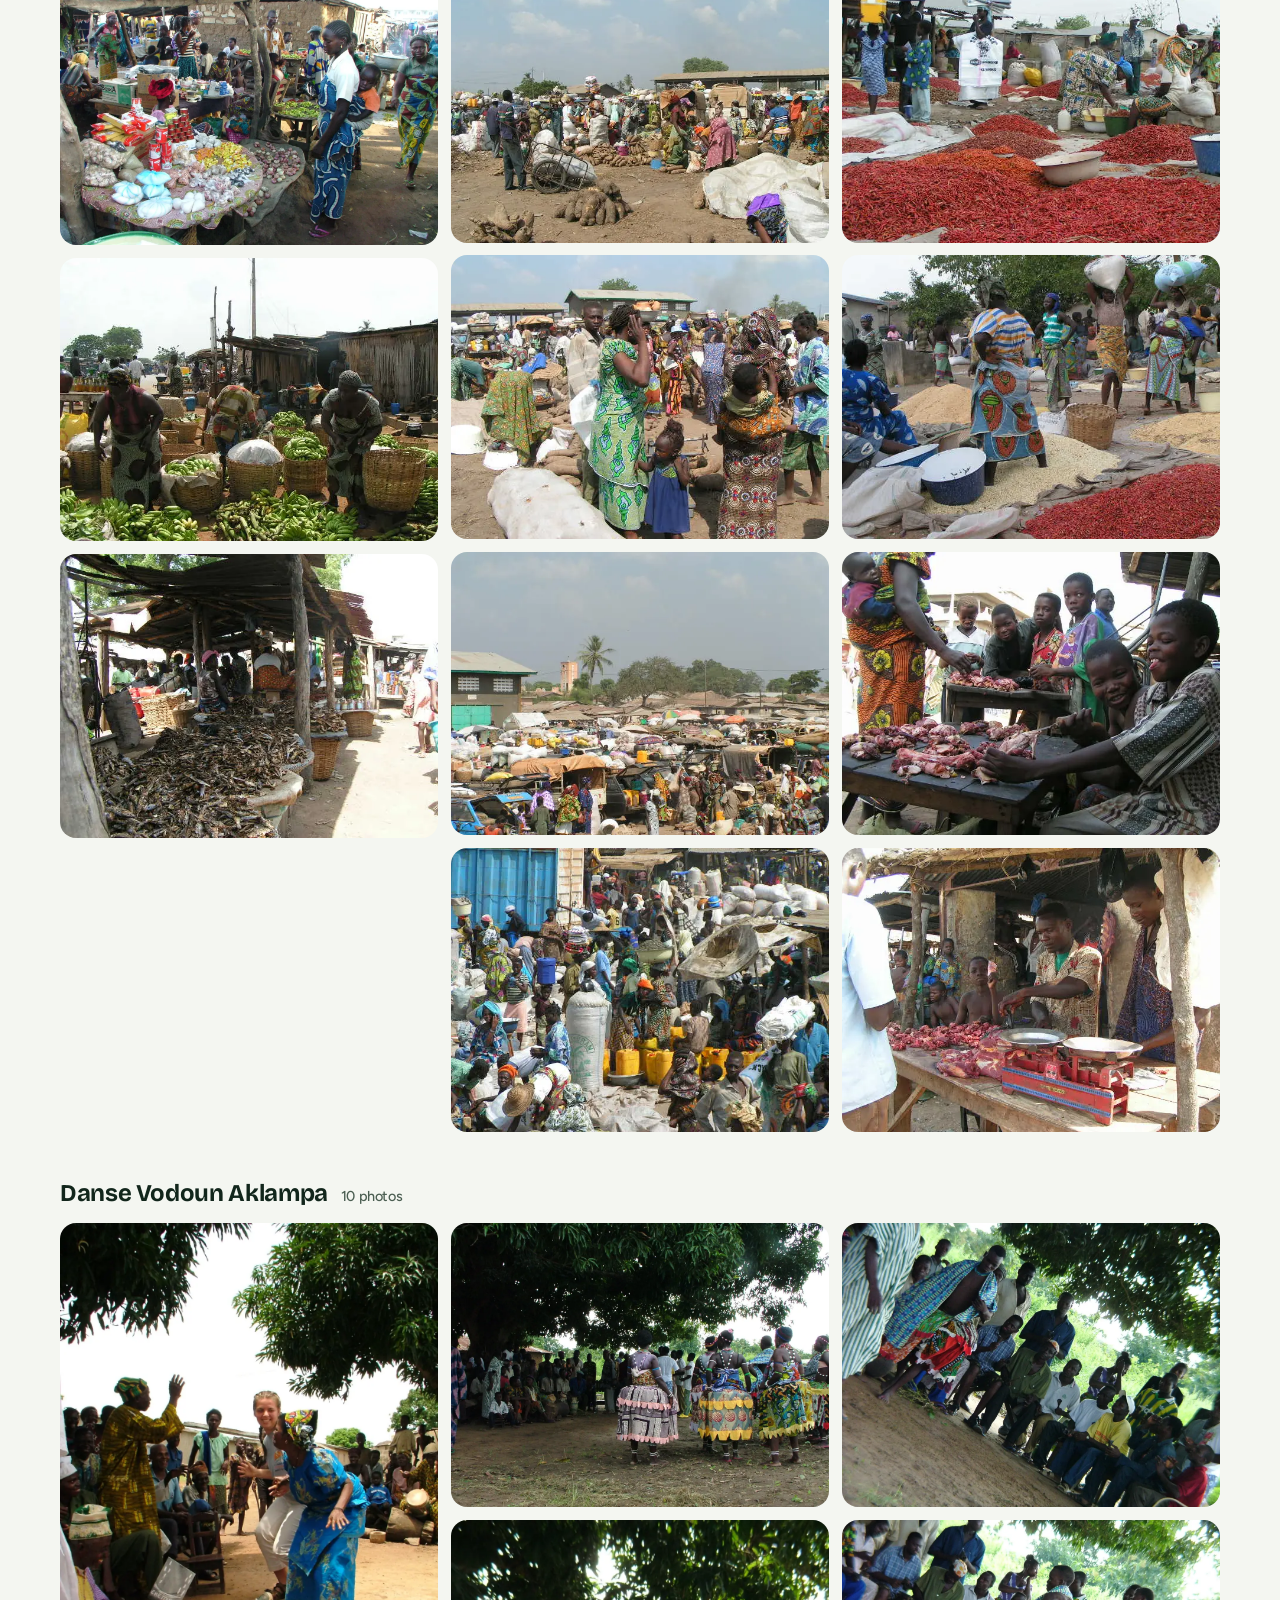
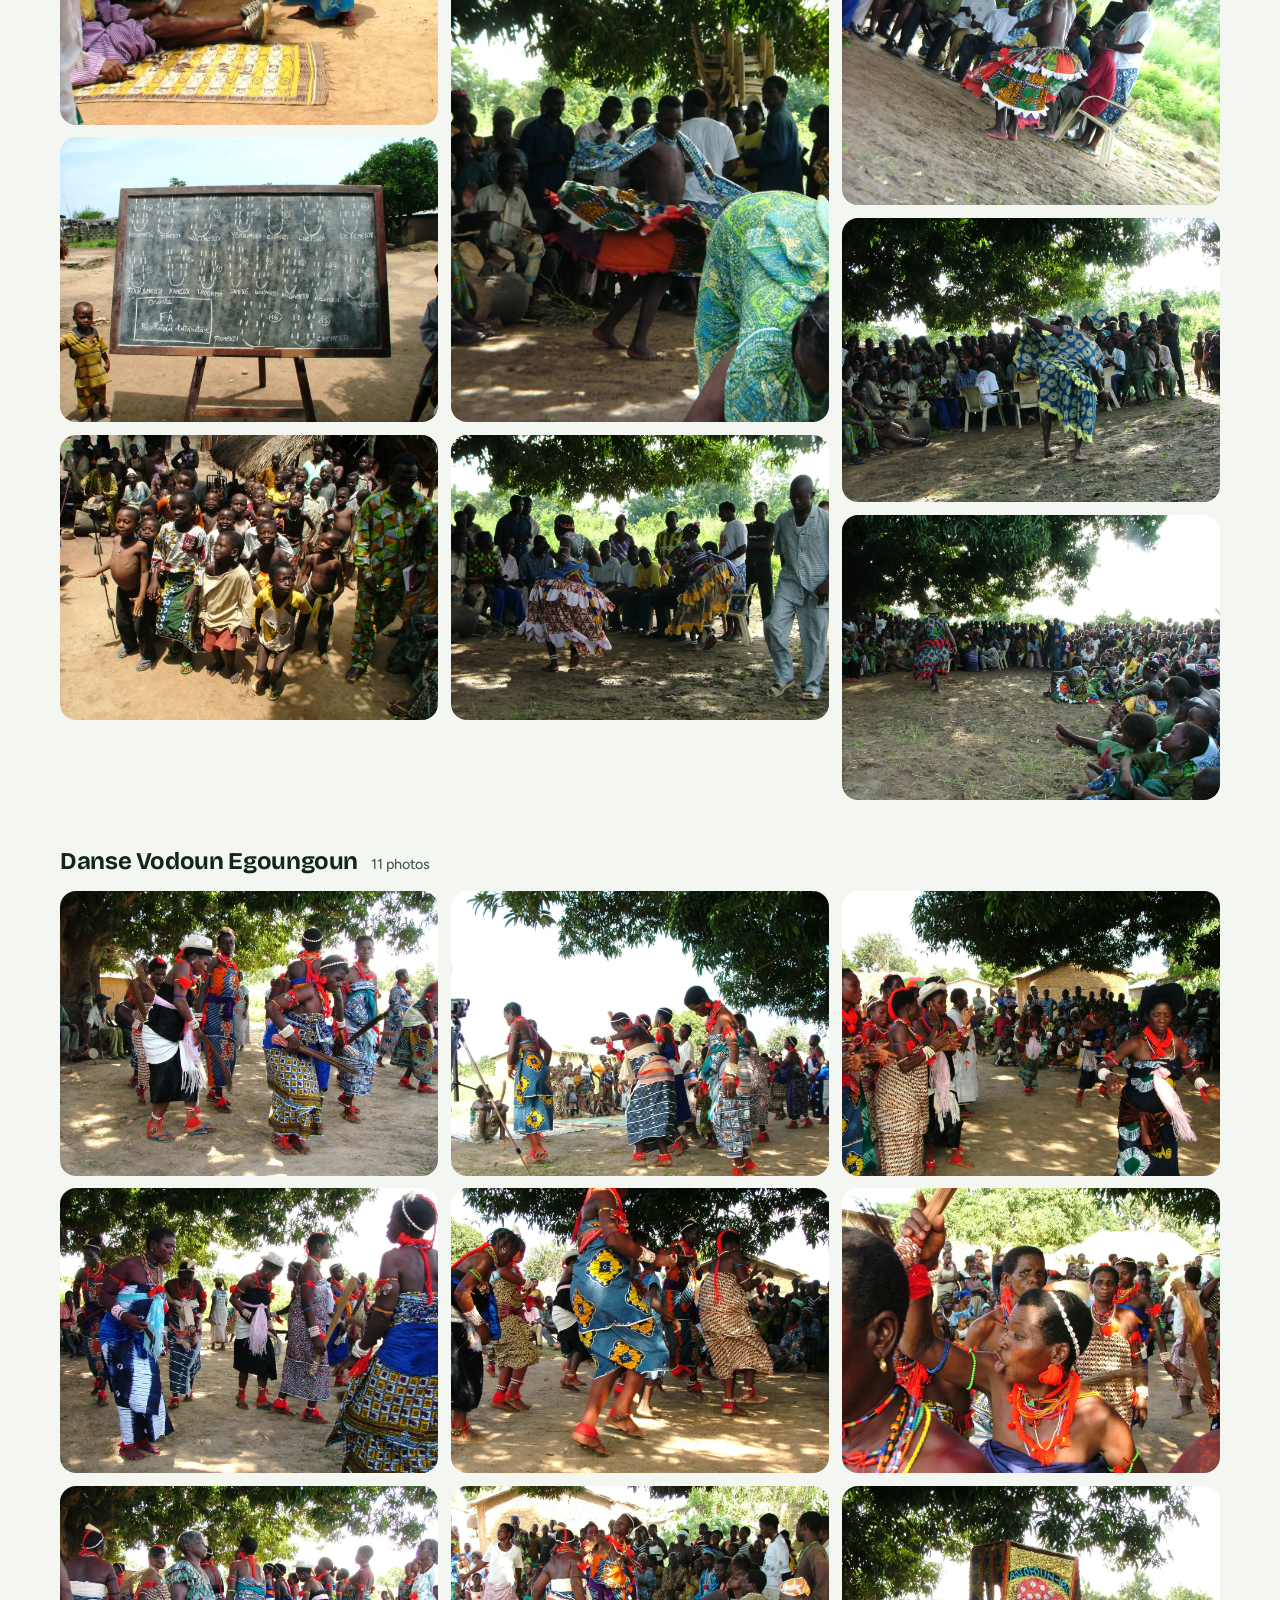
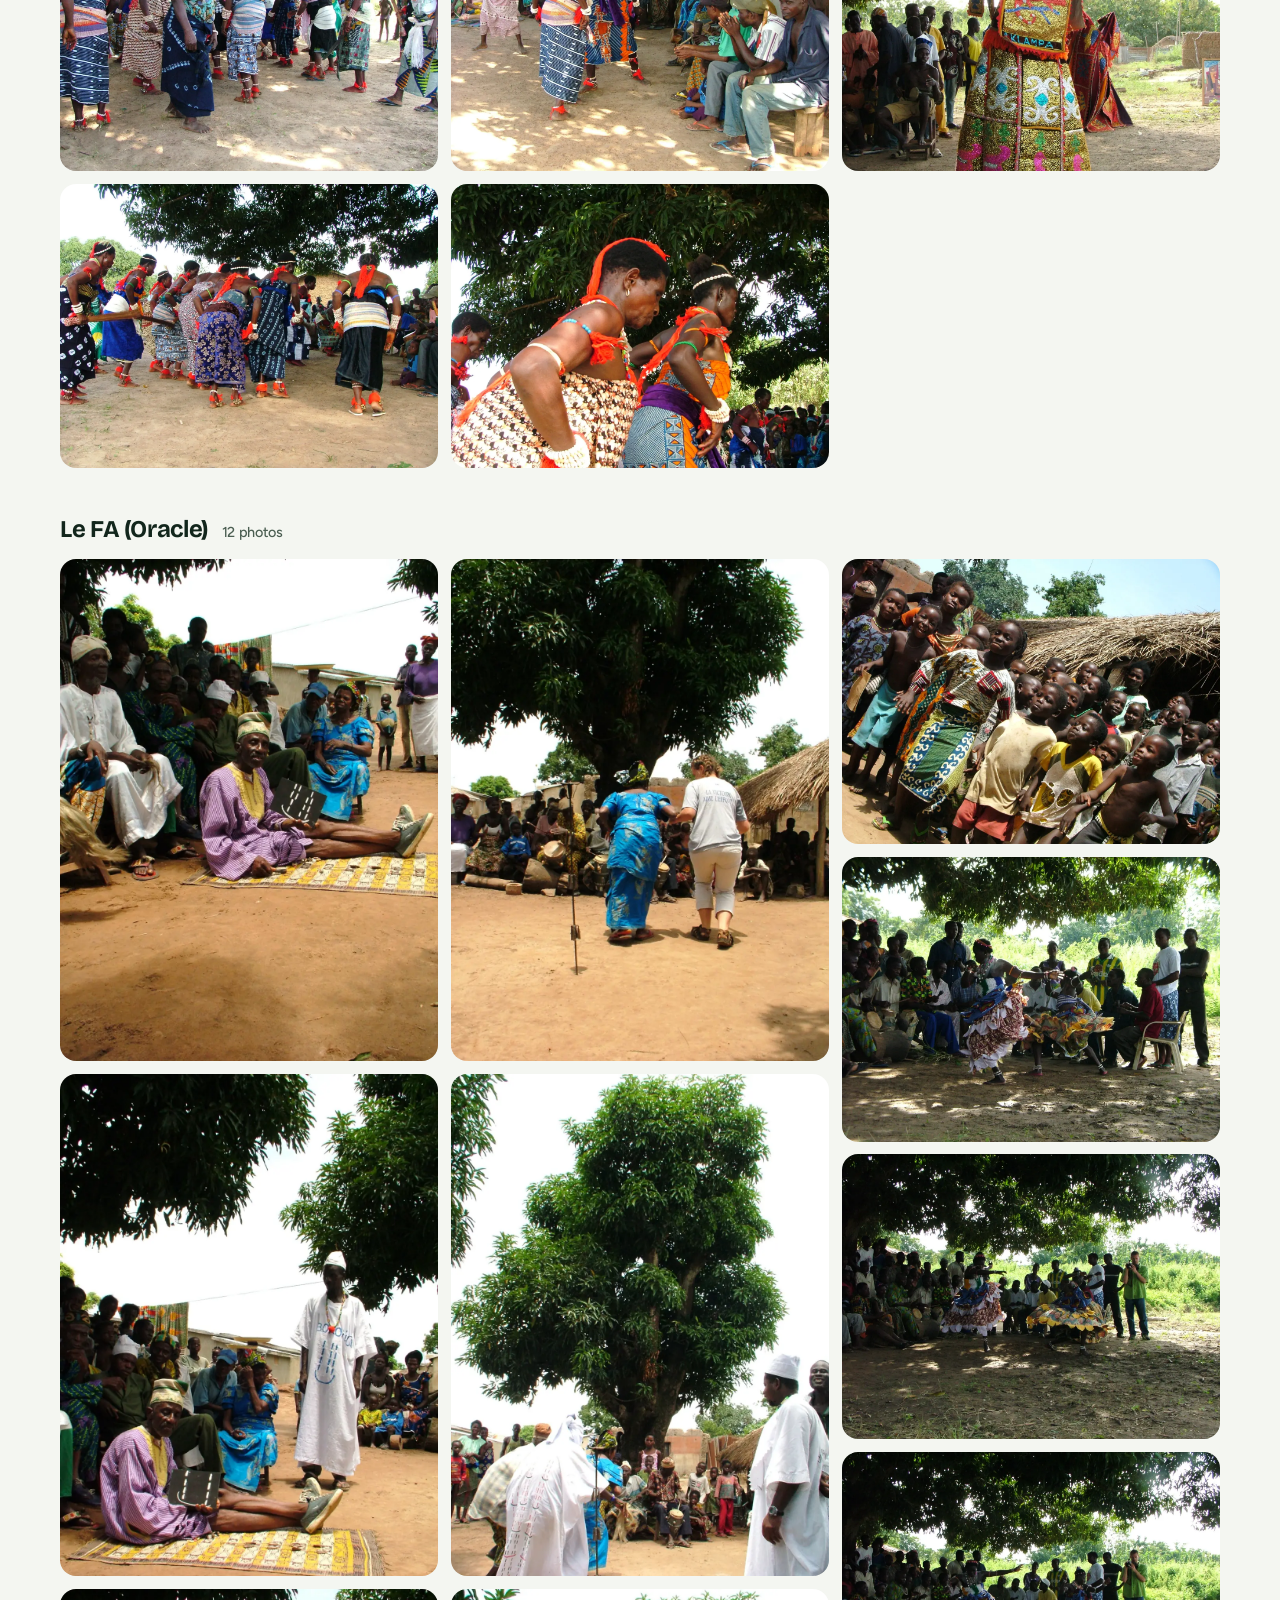
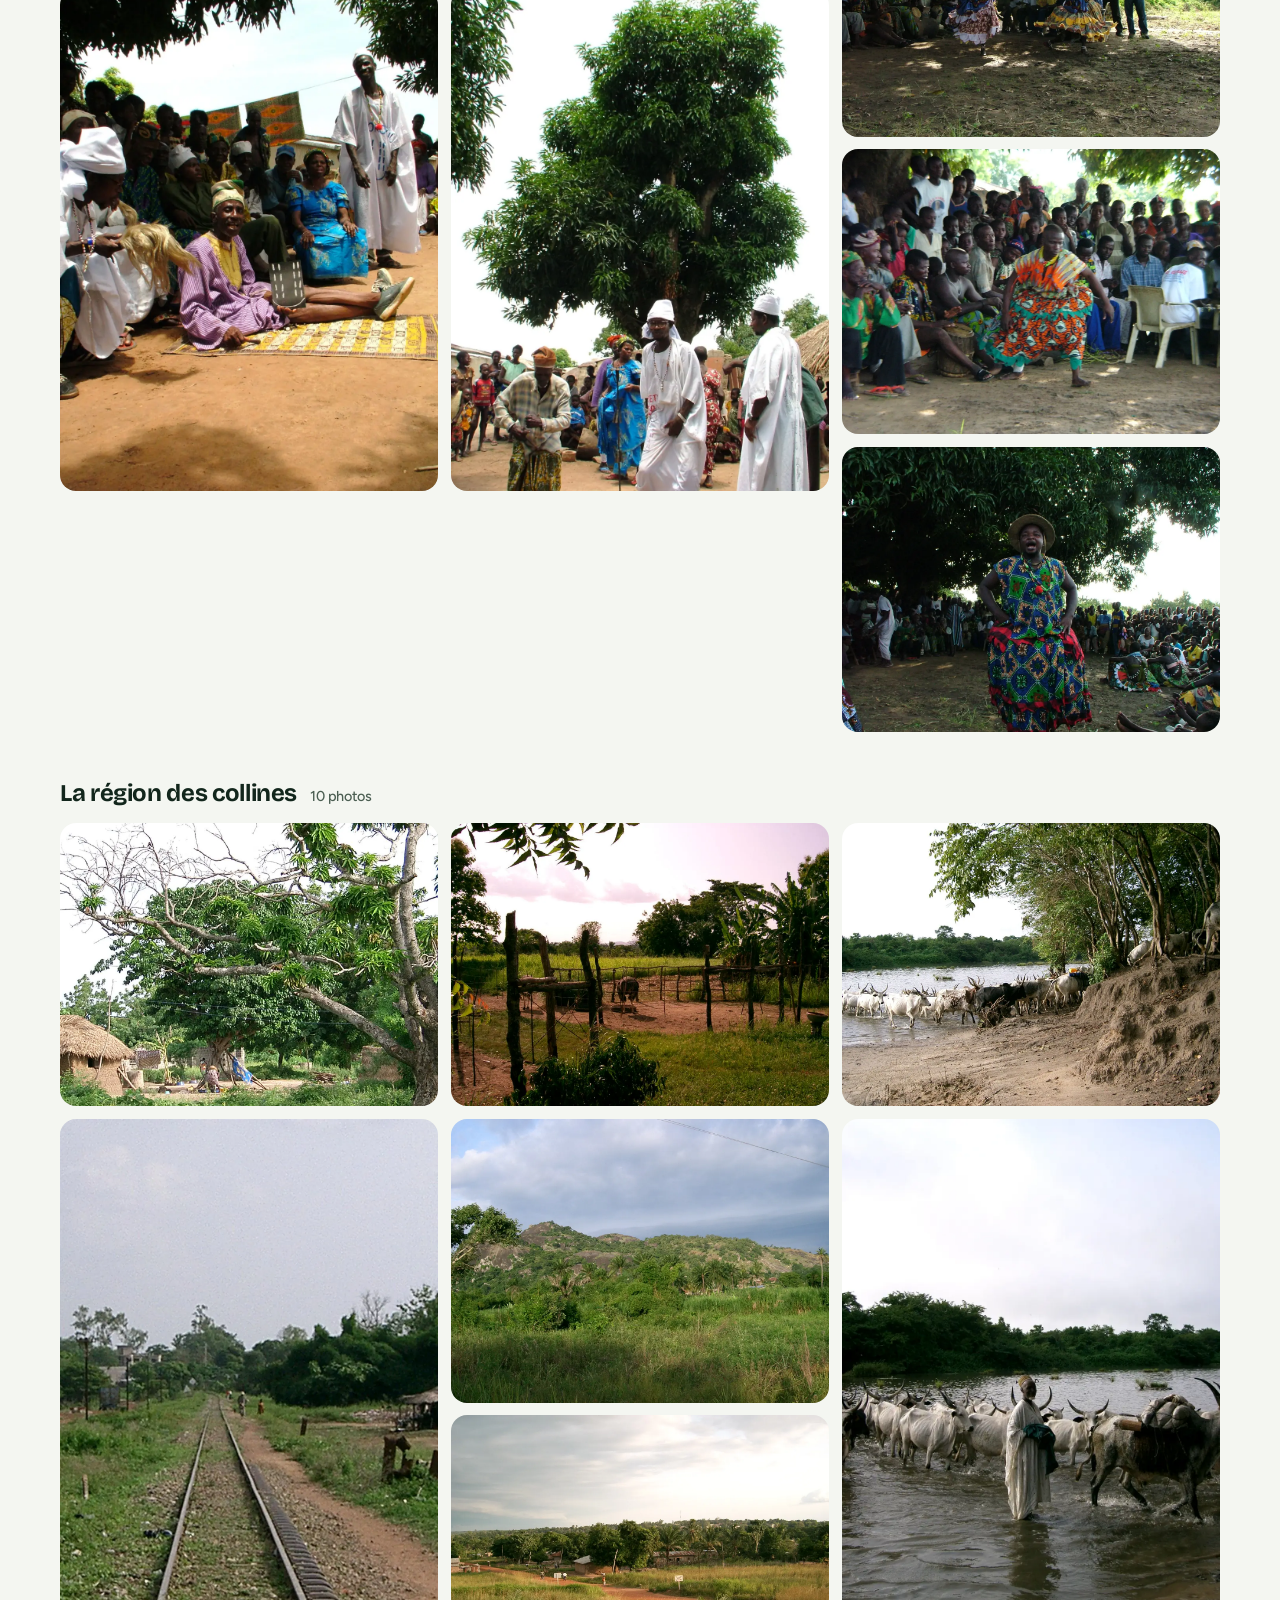
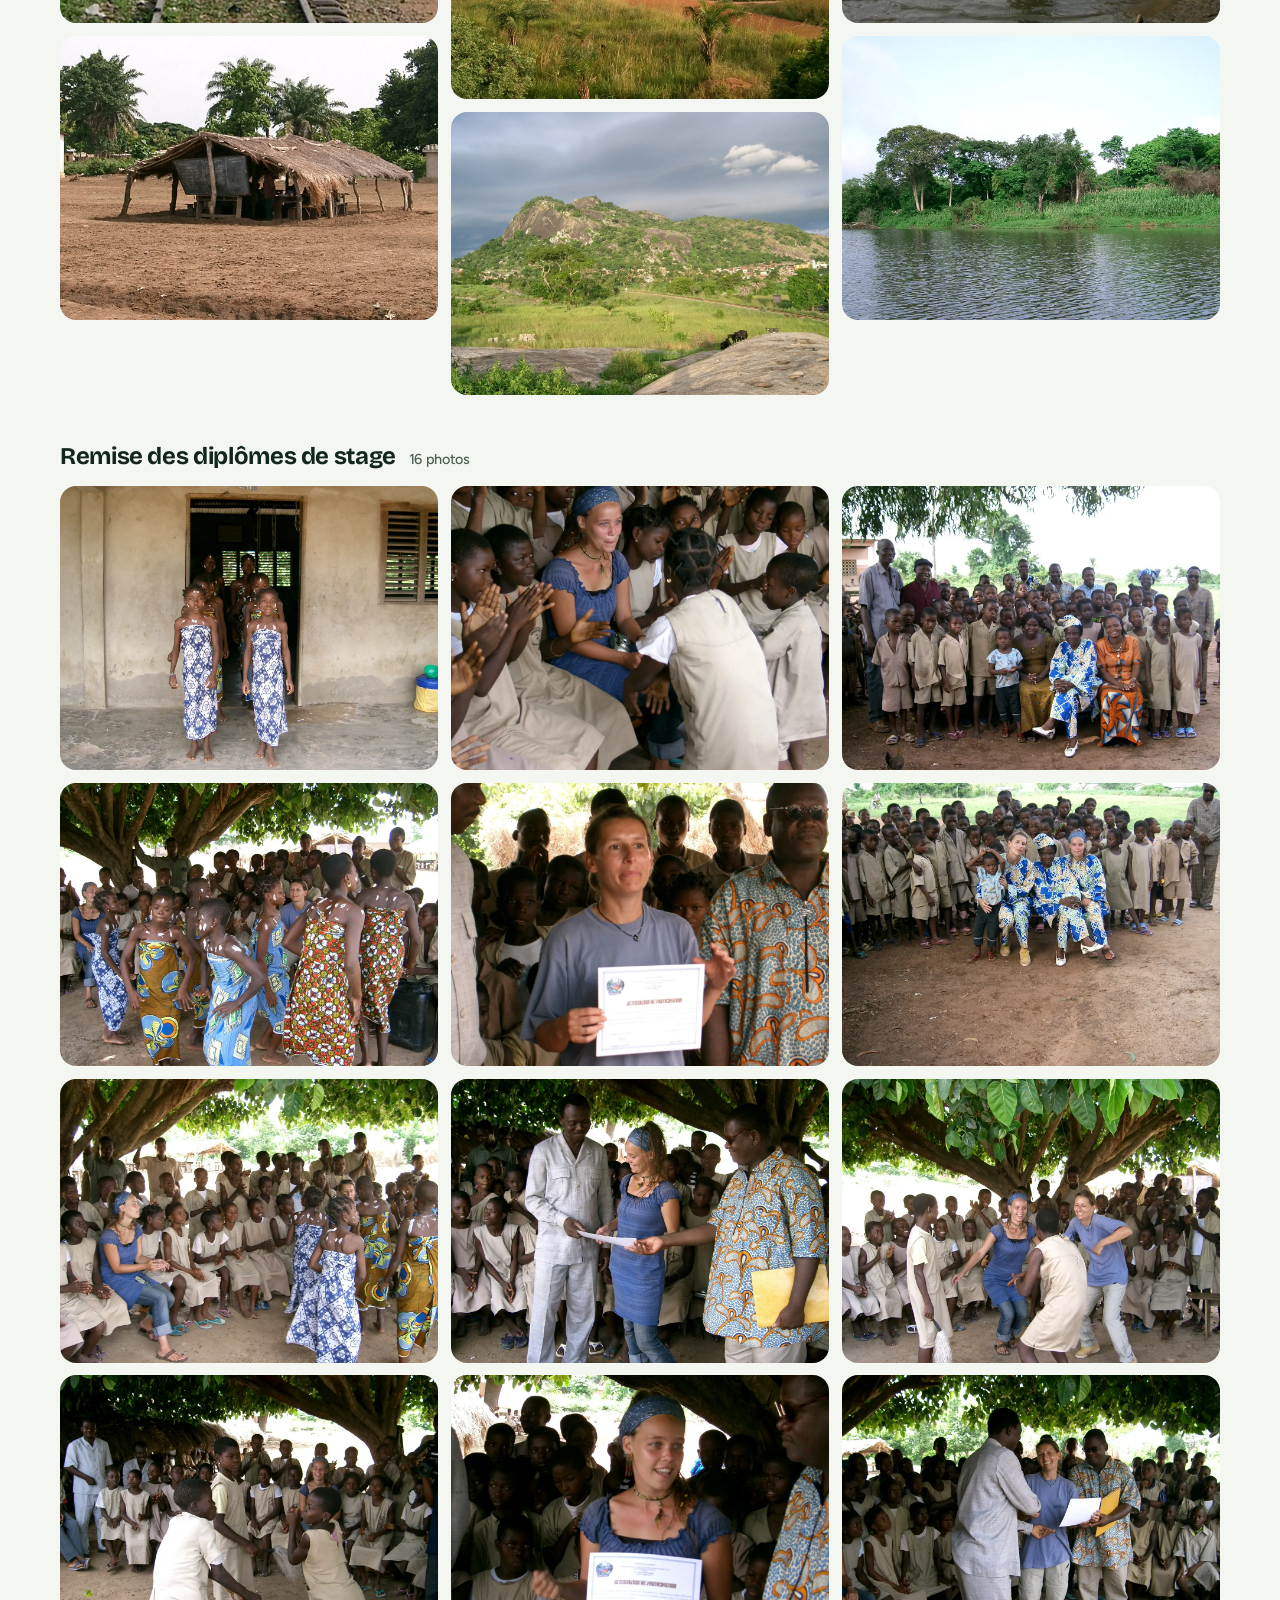
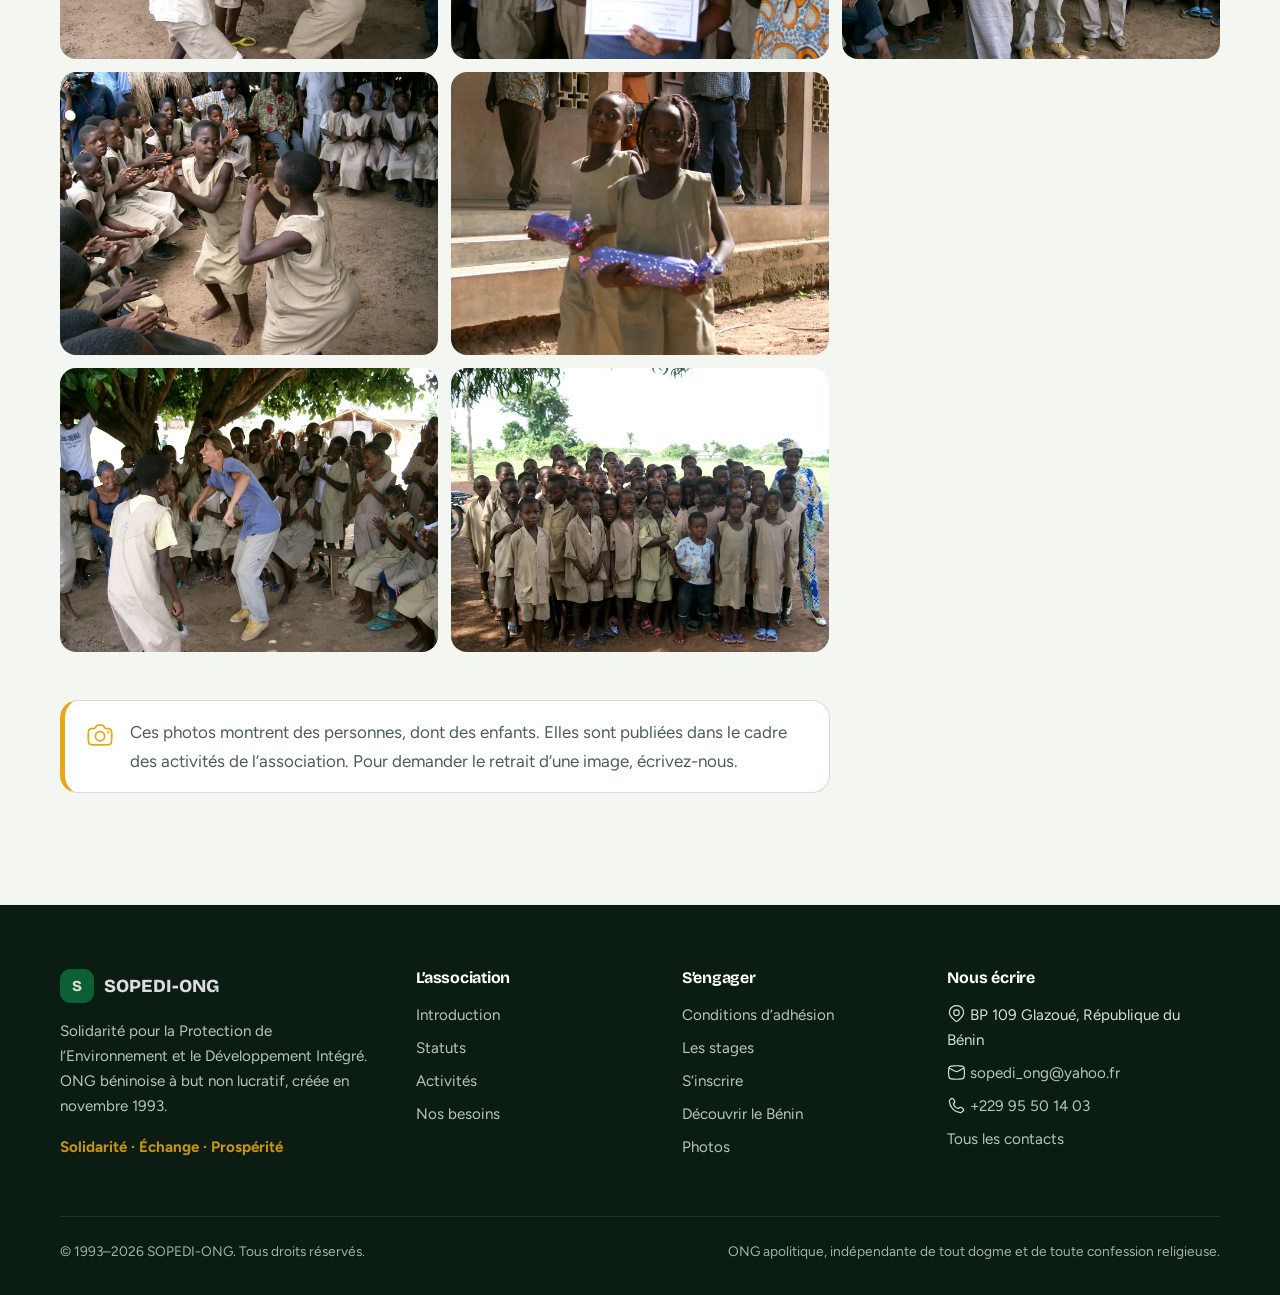
<file: photos.html>
<!doctype html><html lang="fr"><head><meta charset="utf-8"><meta name="viewport" content="width=device-width,initial-scale=1"><title>Photos · SOPEDI-ONG</title><meta name="description" content="Albums photo de SOPEDI-ONG : marché de Glazoué, danses vodoun, Fa, région des collines, remises de diplômes."><meta name="theme-color" content="#0E6B3C"><link rel="preconnect" href="https://fonts.googleapis.com"><link rel="preconnect" href="https://fonts.gstatic.com" crossorigin><link href="https://fonts.googleapis.com/css2?family=Bricolage+Grotesque:opsz,wght@12..96,500;12..96,700;12..96,800&family=Figtree:wght@400;500;600;700&display=swap" rel="stylesheet"><link rel="stylesheet" href="assets/style.css"><style>html{scroll-behavior:smooth}body{margin:0}</style></head><body><div class="sp" data-theme="light"><header class="nav"><div class="nav-in">
<a class="brand" data-page="accueil" href="index.html" aria-label="SOPEDI-ONG, accueil"><span class="mark">S</span><span>SOPEDI-ONG<small>Glazoué · Bénin</small></span></a>
<ul class="menu"><li><a data-page="accueil" class="" href="accueil.html" >Accueil</a></li><li class="has"><button type="button" aria-expanded="false" aria-haspopup="true">Association<svg class="ic chev" viewBox="0 0 24 24" fill="none" aria-hidden="true"><path d="M18 9.00005C18 9.00005 13.5811 15 12 15C10.4188 15 6 9 6 9" stroke="currentColor" stroke-linecap="round" stroke-linejoin="round" stroke-width="1.5"/></svg></button><ul class="drop"><li><a data-page="association" data-hash="introduction" class="" href="association.html#introduction" >Introduction</a></li><li><a data-page="association" data-hash="statuts" class="" href="association.html#statuts" >Statuts de l’ONG</a></li><li><a data-page="association" data-hash="composition" class="" href="association.html#composition" >Composition</a></li><li><a data-page="association" data-hash="activites" class="" href="association.html#activites" >Activités</a></li><li><a data-page="association" data-hash="difficultes" class="" href="association.html#difficultes" >Les difficultés</a></li><li><a data-page="association" data-hash="besoins" class="" href="association.html#besoins" >Les besoins</a></li></ul></li><li class="has"><button type="button" aria-expanded="false" aria-haspopup="true">Le Bénin<svg class="ic chev" viewBox="0 0 24 24" fill="none" aria-hidden="true"><path d="M18 9.00005C18 9.00005 13.5811 15 12 15C10.4188 15 6 9 6 9" stroke="currentColor" stroke-linecap="round" stroke-linejoin="round" stroke-width="1.5"/></svg></button><ul class="drop"><li><a data-page="benin" data-hash="pays" class="" href="benin.html#pays" >Le pays</a></li><li><a data-page="benin" data-hash="carte" class="" href="benin.html#carte" >Carte du pays</a></li><li><a data-page="benin" data-hash="identite" class="" href="benin.html#identite" >Carte d’identité</a></li><li><a data-page="benin" data-hash="depart" class="" href="benin.html#depart" >Avant le départ</a></li><li><a data-page="benin" data-hash="argent" class="" href="benin.html#argent" >Argent</a></li><li><a data-page="benin" data-hash="cuisine" class="" href="benin.html#cuisine" >Cuisine et boisson</a></li><li><a data-page="benin" data-hash="culture" class="" href="benin.html#culture" >Culture</a></li><li><a data-page="benin" data-hash="geo" class="" href="benin.html#geo" >Géographie et climat</a></li><li><a data-page="benin" data-hash="sante" class="" href="benin.html#sante" >Fiche santé</a></li></ul></li><li class="has"><button type="button" aria-expanded="false" aria-haspopup="true" aria-current="page">Photos<svg class="ic chev" viewBox="0 0 24 24" fill="none" aria-hidden="true"><path d="M18 9.00005C18 9.00005 13.5811 15 12 15C10.4188 15 6 9 6 9" stroke="currentColor" stroke-linecap="round" stroke-linejoin="round" stroke-width="1.5"/></svg></button><ul class="drop"><li><a data-page="photos" data-hash="sopedi" class="" href="photos.html#sopedi" >SOPEDI</a></li><li><a data-page="photos" data-hash="marche-glazoue" class="" href="photos.html#marche-glazoue" >Marché de Glazoué</a></li><li><a data-page="photos" data-hash="aklampa" class="" href="photos.html#aklampa" >Danse Vodoun Aklampa</a></li><li><a data-page="photos" data-hash="egoungoun" class="" href="photos.html#egoungoun" >Danse Vodoun Egoungoun</a></li><li><a data-page="photos" data-hash="fa-oracle" class="" href="photos.html#fa-oracle" >Le FA (Oracle)</a></li><li><a data-page="photos" data-hash="collines" class="" href="photos.html#collines" >La région des collines</a></li><li><a data-page="photos" data-hash="remise-diplomes" class="" href="photos.html#remise-diplomes" >Remise des diplômes de stage</a></li></ul></li><li class="has"><button type="button" aria-expanded="false" aria-haspopup="true">Adhésion<svg class="ic chev" viewBox="0 0 24 24" fill="none" aria-hidden="true"><path d="M18 9.00005C18 9.00005 13.5811 15 12 15C10.4188 15 6 9 6 9" stroke="currentColor" stroke-linecap="round" stroke-linejoin="round" stroke-width="1.5"/></svg></button><ul class="drop"><li><a data-page="adhesion" data-hash="conditions" class="" href="adhesion.html#conditions" >Conditions d’adhésion</a></li><li><a data-page="adhesion" data-hash="stages" class="" href="adhesion.html#stages" >Les stages</a></li><li><a data-page="adhesion" data-hash="inscription" class="" href="adhesion.html#inscription" >Inscription</a></li></ul></li><li><a data-page="contact" class="" href="contact.html" >Contacts</a></li></ul>
<div class="tools"><button type="button" class="iconbtn theme" aria-label="Passer en mode sombre" aria-pressed="false"><span class="sunic"><svg class="ic " viewBox="0 0 24 24" fill="none" aria-hidden="true"><path d="M17 12C17 14.7614 14.7614 17 12 17C9.23858 17 7 14.7614 7 12C7 9.23858 9.23858 7 12 7C14.7614 7 17 9.23858 17 12Z" stroke="currentColor" stroke-width="1.5"/><path d="M12 2V3.5M12 20.5V22M19.0708 19.0713L18.0101 18.0106M5.98926 5.98926L4.9286 4.9286M22 12H20.5M3.5 12H2M19.0713 4.92871L18.0106 5.98937M5.98975 18.0107L4.92909 19.0714" stroke="currentColor" stroke-linecap="round" stroke-width="1.5"/></svg></span><span class="moon"><svg class="ic " viewBox="0 0 24 24" fill="none" aria-hidden="true"><path d="M21.5 14.0784C20.3003 14.7189 18.9301 15.0821 17.4751 15.0821C12.7491 15.0821 8.91792 11.2509 8.91792 6.52485C8.91792 5.06986 9.28105 3.69968 9.92163 2.5C5.66765 3.49698 2.5 7.31513 2.5 11.8731C2.5 17.1899 6.8101 21.5 12.1269 21.5C16.6849 21.5 20.503 18.3324 21.5 14.0784Z" stroke="currentColor" stroke-linecap="round" stroke-linejoin="round" stroke-width="1.5"/></svg></span></button>
<button type="button" class="iconbtn burger" aria-label="Ouvrir le menu" aria-expanded="false"><svg class="ic " viewBox="0 0 24 24" fill="none" aria-hidden="true"><path d="M4 5L20 5" stroke="currentColor" stroke-linecap="round" stroke-linejoin="round" stroke-width="1.5"/><path d="M4 12L20 12" stroke="currentColor" stroke-linecap="round" stroke-linejoin="round" stroke-width="1.5"/><path d="M4 19L20 19" stroke="currentColor" stroke-linecap="round" stroke-linejoin="round" stroke-width="1.5"/></svg></button></div>
</div></header><main><section class="hero sm"><img src="images/marche-glazoue/dscf0013.webp" data-img="marche-glazoue/dscf0013.webp" alt="Paysage de la région des Collines, Bénin" class="bg"  decoding="async">
<div class="wrap"><div><div class="crumb"><a data-page="accueil" class="" href="accueil.html" >Accueil</a> <svg class="ic " viewBox="0 0 24 24" fill="none" aria-hidden="true"><path d="M9.00005 6C9.00005 6 15 10.4189 15 12C15 13.5812 9 18 9 18" stroke="currentColor" stroke-linecap="round" stroke-linejoin="round" stroke-width="1.5"/></svg> <span>Photos</span></div><h1>Photos</h1><p class="lead">Les albums de SOPEDI-ONG : le marché de Glazoué, les danses vodoun, le Fa, la région des collines et les remises de diplômes.</p></div></div></section><section class="s"><div class="wrap"><div class="filters" role="group" aria-label="Filtrer par album"><button type="button" data-f="all" aria-pressed="true">Tous les albums</button><button type="button" data-f="sopedi" aria-pressed="false">SOPEDI</button><button type="button" data-f="marche-glazoue" aria-pressed="false">Marché de Glazoué</button><button type="button" data-f="aklampa" aria-pressed="false">Danse Vodoun Aklampa</button><button type="button" data-f="egoungoun" aria-pressed="false">Danse Vodoun Egoungoun</button><button type="button" data-f="fa-oracle" aria-pressed="false">Le FA (Oracle)</button><button type="button" data-f="collines" aria-pressed="false">La région des collines</button><button type="button" data-f="remise-diplomes" aria-pressed="false">Remise des diplômes de stage</button></div><section class="album" id="a-sopedi" data-a="sopedi"><h3>SOPEDI<small>14 photos</small></h3><div class="masonry"><a href="images/collines/cimg0589.webp" data-lb="collines/cimg0589.webp" data-cap="SOPEDI"><img src="images/collines/cimg0589.webp" data-img="collines/cimg0589.webp" width="1280" height="960" alt="SOPEDI" loading="lazy" decoding="async"></a><a href="images/collines/cimg0592.webp" data-lb="collines/cimg0592.webp" data-cap="SOPEDI"><img src="images/collines/cimg0592.webp" data-img="collines/cimg0592.webp" width="960" height="1280" alt="SOPEDI" loading="lazy" decoding="async"></a><a href="images/sopedi/cimg0661.webp" data-lb="sopedi/cimg0661.webp" data-cap="SOPEDI"><img src="images/sopedi/cimg0661.webp" data-img="sopedi/cimg0661.webp" width="533" height="711" alt="SOPEDI" loading="lazy" decoding="async"></a><a href="images/sopedi/cimg0662.webp" data-lb="sopedi/cimg0662.webp" data-cap="SOPEDI"><img src="images/sopedi/cimg0662.webp" data-img="sopedi/cimg0662.webp" width="533" height="711" alt="SOPEDI" loading="lazy" decoding="async"></a><a href="images/remise-diplomes/cimg0895.webp" data-lb="remise-diplomes/cimg0895.webp" data-cap="SOPEDI"><img src="images/remise-diplomes/cimg0895.webp" data-img="remise-diplomes/cimg0895.webp" width="1280" height="960" alt="SOPEDI" loading="lazy" decoding="async"></a><a href="images/remise-diplomes/cimg0896.webp" data-lb="remise-diplomes/cimg0896.webp" data-cap="SOPEDI"><img src="images/remise-diplomes/cimg0896.webp" data-img="remise-diplomes/cimg0896.webp" width="1280" height="960" alt="SOPEDI" loading="lazy" decoding="async"></a><a href="images/marche-glazoue/dscf0013.webp" data-lb="marche-glazoue/dscf0013.webp" data-cap="SOPEDI"><img src="images/marche-glazoue/dscf0013.webp" data-img="marche-glazoue/dscf0013.webp" width="1280" height="964" alt="SOPEDI" loading="lazy" decoding="async"></a><a href="images/marche-glazoue/dscf0027.webp" data-lb="marche-glazoue/dscf0027.webp" data-cap="SOPEDI"><img src="images/marche-glazoue/dscf0027.webp" data-img="marche-glazoue/dscf0027.webp" width="1280" height="964" alt="SOPEDI" loading="lazy" decoding="async"></a><a href="images/egoungoun/dscf0028.webp" data-lb="egoungoun/dscf0028.webp" data-cap="SOPEDI"><img src="images/egoungoun/dscf0028.webp" data-img="egoungoun/dscf0028.webp" width="1280" height="964" alt="SOPEDI" loading="lazy" decoding="async"></a><a href="images/egoungoun/dscf0032.webp" data-lb="egoungoun/dscf0032.webp" data-cap="SOPEDI"><img src="images/egoungoun/dscf0032.webp" data-img="egoungoun/dscf0032.webp" width="1280" height="964" alt="SOPEDI" loading="lazy" decoding="async"></a><a href="images/fa-oracle/dscf0079.webp" data-lb="fa-oracle/dscf0079.webp" data-cap="SOPEDI"><img src="images/fa-oracle/dscf0079.webp" data-img="fa-oracle/dscf0079.webp" width="964" height="1280" alt="SOPEDI" loading="lazy" decoding="async"></a><a href="images/fa-oracle/dscf0080.webp" data-lb="fa-oracle/dscf0080.webp" data-cap="SOPEDI"><img src="images/fa-oracle/dscf0080.webp" data-img="fa-oracle/dscf0080.webp" width="964" height="1280" alt="SOPEDI" loading="lazy" decoding="async"></a><a href="images/aklampa/dscf0085.webp" data-lb="aklampa/dscf0085.webp" data-cap="SOPEDI"><img src="images/aklampa/dscf0085.webp" data-img="aklampa/dscf0085.webp" width="964" height="1280" alt="SOPEDI" loading="lazy" decoding="async"></a><a href="images/aklampa/dscf0108.webp" data-lb="aklampa/dscf0108.webp" data-cap="SOPEDI"><img src="images/aklampa/dscf0108.webp" data-img="aklampa/dscf0108.webp" width="964" height="1280" alt="SOPEDI" loading="lazy" decoding="async"></a></div></section><section class="album" id="a-marche-glazoue" data-a="marche-glazoue"><h3>Marché de Glazoué<small>14 photos</small></h3><div class="masonry"><a href="images/marche-glazoue/dscf0013.webp" data-lb="marche-glazoue/dscf0013.webp" data-cap="Marché de Glazoué"><img src="images/marche-glazoue/dscf0013.webp" data-img="marche-glazoue/dscf0013.webp" width="1280" height="964" alt="Marché de Glazoué" loading="lazy" decoding="async"></a><a href="images/marche-glazoue/dscf0027.webp" data-lb="marche-glazoue/dscf0027.webp" data-cap="Marché de Glazoué"><img src="images/marche-glazoue/dscf0027.webp" data-img="marche-glazoue/dscf0027.webp" width="1280" height="964" alt="Marché de Glazoué" loading="lazy" decoding="async"></a><a href="images/marche-glazoue/pict0071.webp" data-lb="marche-glazoue/pict0071.webp" data-cap="Marché de Glazoué"><img src="images/marche-glazoue/pict0071.webp" data-img="marche-glazoue/pict0071.webp" width="640" height="480" alt="Marché de Glazoué" loading="lazy" decoding="async"></a><a href="images/marche-glazoue/pict0072.webp" data-lb="marche-glazoue/pict0072.webp" data-cap="Marché de Glazoué"><img src="images/marche-glazoue/pict0072.webp" data-img="marche-glazoue/pict0072.webp" width="640" height="480" alt="Marché de Glazoué" loading="lazy" decoding="async"></a><a href="images/marche-glazoue/pict0073.webp" data-lb="marche-glazoue/pict0073.webp" data-cap="Marché de Glazoué"><img src="images/marche-glazoue/pict0073.webp" data-img="marche-glazoue/pict0073.webp" width="640" height="480" alt="Marché de Glazoué" loading="lazy" decoding="async"></a><a href="images/marche-glazoue/pict0078.webp" data-lb="marche-glazoue/pict0078.webp" data-cap="Marché de Glazoué"><img src="images/marche-glazoue/pict0078.webp" data-img="marche-glazoue/pict0078.webp" width="640" height="480" alt="Marché de Glazoué" loading="lazy" decoding="async"></a><a href="images/marche-glazoue/pict0079.webp" data-lb="marche-glazoue/pict0079.webp" data-cap="Marché de Glazoué"><img src="images/marche-glazoue/pict0079.webp" data-img="marche-glazoue/pict0079.webp" width="640" height="480" alt="Marché de Glazoué" loading="lazy" decoding="async"></a><a href="images/marche-glazoue/pict0082.webp" data-lb="marche-glazoue/pict0082.webp" data-cap="Marché de Glazoué"><img src="images/marche-glazoue/pict0082.webp" data-img="marche-glazoue/pict0082.webp" width="640" height="480" alt="Marché de Glazoué" loading="lazy" decoding="async"></a><a href="images/marche-glazoue/pict0083.webp" data-lb="marche-glazoue/pict0083.webp" data-cap="Marché de Glazoué"><img src="images/marche-glazoue/pict0083.webp" data-img="marche-glazoue/pict0083.webp" width="640" height="480" alt="Marché de Glazoué" loading="lazy" decoding="async"></a><a href="images/marche-glazoue/pict0084.webp" data-lb="marche-glazoue/pict0084.webp" data-cap="Marché de Glazoué"><img src="images/marche-glazoue/pict0084.webp" data-img="marche-glazoue/pict0084.webp" width="640" height="480" alt="Marché de Glazoué" loading="lazy" decoding="async"></a><a href="images/marche-glazoue/pict0088.webp" data-lb="marche-glazoue/pict0088.webp" data-cap="Marché de Glazoué"><img src="images/marche-glazoue/pict0088.webp" data-img="marche-glazoue/pict0088.webp" width="640" height="480" alt="Marché de Glazoué" loading="lazy" decoding="async"></a><a href="images/marche-glazoue/pict0089.webp" data-lb="marche-glazoue/pict0089.webp" data-cap="Marché de Glazoué"><img src="images/marche-glazoue/pict0089.webp" data-img="marche-glazoue/pict0089.webp" width="640" height="480" alt="Marché de Glazoué" loading="lazy" decoding="async"></a><a href="images/marche-glazoue/pict0100.webp" data-lb="marche-glazoue/pict0100.webp" data-cap="Marché de Glazoué"><img src="images/marche-glazoue/pict0100.webp" data-img="marche-glazoue/pict0100.webp" width="640" height="480" alt="Marché de Glazoué" loading="lazy" decoding="async"></a><a href="images/marche-glazoue/pict0101.webp" data-lb="marche-glazoue/pict0101.webp" data-cap="Marché de Glazoué"><img src="images/marche-glazoue/pict0101.webp" data-img="marche-glazoue/pict0101.webp" width="640" height="480" alt="Marché de Glazoué" loading="lazy" decoding="async"></a></div></section><section class="album" id="a-aklampa" data-a="aklampa"><h3>Danse Vodoun Aklampa<small>10 photos</small></h3><div class="masonry"><a href="images/aklampa/dscf0085.webp" data-lb="aklampa/dscf0085.webp" data-cap="Danse Vodoun Aklampa"><img src="images/aklampa/dscf0085.webp" data-img="aklampa/dscf0085.webp" width="964" height="1280" alt="Danse Vodoun Aklampa" loading="lazy" decoding="async"></a><a href="images/aklampa/dscf0097.webp" data-lb="aklampa/dscf0097.webp" data-cap="Danse Vodoun Aklampa"><img src="images/aklampa/dscf0097.webp" data-img="aklampa/dscf0097.webp" width="1280" height="964" alt="Danse Vodoun Aklampa" loading="lazy" decoding="async"></a><a href="images/aklampa/dscf0102.webp" data-lb="aklampa/dscf0102.webp" data-cap="Danse Vodoun Aklampa"><img src="images/aklampa/dscf0102.webp" data-img="aklampa/dscf0102.webp" width="1280" height="964" alt="Danse Vodoun Aklampa" loading="lazy" decoding="async"></a><a href="images/aklampa/dscf0106.webp" data-lb="aklampa/dscf0106.webp" data-cap="Danse Vodoun Aklampa"><img src="images/aklampa/dscf0106.webp" data-img="aklampa/dscf0106.webp" width="1280" height="964" alt="Danse Vodoun Aklampa" loading="lazy" decoding="async"></a><a href="images/aklampa/dscf0108.webp" data-lb="aklampa/dscf0108.webp" data-cap="Danse Vodoun Aklampa"><img src="images/aklampa/dscf0108.webp" data-img="aklampa/dscf0108.webp" width="964" height="1280" alt="Danse Vodoun Aklampa" loading="lazy" decoding="async"></a><a href="images/aklampa/dscf0116.webp" data-lb="aklampa/dscf0116.webp" data-cap="Danse Vodoun Aklampa"><img src="images/aklampa/dscf0116.webp" data-img="aklampa/dscf0116.webp" width="1280" height="964" alt="Danse Vodoun Aklampa" loading="lazy" decoding="async"></a><a href="images/aklampa/dscf0125.webp" data-lb="aklampa/dscf0125.webp" data-cap="Danse Vodoun Aklampa"><img src="images/aklampa/dscf0125.webp" data-img="aklampa/dscf0125.webp" width="1280" height="964" alt="Danse Vodoun Aklampa" loading="lazy" decoding="async"></a><a href="images/aklampa/dscf0127.webp" data-lb="aklampa/dscf0127.webp" data-cap="Danse Vodoun Aklampa"><img src="images/aklampa/dscf0127.webp" data-img="aklampa/dscf0127.webp" width="1280" height="964" alt="Danse Vodoun Aklampa" loading="lazy" decoding="async"></a><a href="images/aklampa/dscf0152.webp" data-lb="aklampa/dscf0152.webp" data-cap="Danse Vodoun Aklampa"><img src="images/aklampa/dscf0152.webp" data-img="aklampa/dscf0152.webp" width="1280" height="964" alt="Danse Vodoun Aklampa" loading="lazy" decoding="async"></a><a href="images/aklampa/dscf0165.webp" data-lb="aklampa/dscf0165.webp" data-cap="Danse Vodoun Aklampa"><img src="images/aklampa/dscf0165.webp" data-img="aklampa/dscf0165.webp" width="1280" height="964" alt="Danse Vodoun Aklampa" loading="lazy" decoding="async"></a></div></section><section class="album" id="a-egoungoun" data-a="egoungoun"><h3>Danse Vodoun Egoungoun<small>11 photos</small></h3><div class="masonry"><a href="images/egoungoun/dscf0028.webp" data-lb="egoungoun/dscf0028.webp" data-cap="Danse Vodoun Egoungoun"><img src="images/egoungoun/dscf0028.webp" data-img="egoungoun/dscf0028.webp" width="1280" height="964" alt="Danse Vodoun Egoungoun" loading="lazy" decoding="async"></a><a href="images/egoungoun/dscf0032.webp" data-lb="egoungoun/dscf0032.webp" data-cap="Danse Vodoun Egoungoun"><img src="images/egoungoun/dscf0032.webp" data-img="egoungoun/dscf0032.webp" width="1280" height="964" alt="Danse Vodoun Egoungoun" loading="lazy" decoding="async"></a><a href="images/egoungoun/dscf0033.webp" data-lb="egoungoun/dscf0033.webp" data-cap="Danse Vodoun Egoungoun"><img src="images/egoungoun/dscf0033.webp" data-img="egoungoun/dscf0033.webp" width="1280" height="964" alt="Danse Vodoun Egoungoun" loading="lazy" decoding="async"></a><a href="images/egoungoun/dscf0035.webp" data-lb="egoungoun/dscf0035.webp" data-cap="Danse Vodoun Egoungoun"><img src="images/egoungoun/dscf0035.webp" data-img="egoungoun/dscf0035.webp" width="1280" height="964" alt="Danse Vodoun Egoungoun" loading="lazy" decoding="async"></a><a href="images/egoungoun/dscf0041.webp" data-lb="egoungoun/dscf0041.webp" data-cap="Danse Vodoun Egoungoun"><img src="images/egoungoun/dscf0041.webp" data-img="egoungoun/dscf0041.webp" width="1280" height="964" alt="Danse Vodoun Egoungoun" loading="lazy" decoding="async"></a><a href="images/egoungoun/dscf0045.webp" data-lb="egoungoun/dscf0045.webp" data-cap="Danse Vodoun Egoungoun"><img src="images/egoungoun/dscf0045.webp" data-img="egoungoun/dscf0045.webp" width="1280" height="964" alt="Danse Vodoun Egoungoun" loading="lazy" decoding="async"></a><a href="images/egoungoun/dscf0049.webp" data-lb="egoungoun/dscf0049.webp" data-cap="Danse Vodoun Egoungoun"><img src="images/egoungoun/dscf0049.webp" data-img="egoungoun/dscf0049.webp" width="1280" height="964" alt="Danse Vodoun Egoungoun" loading="lazy" decoding="async"></a><a href="images/egoungoun/dscf0068.webp" data-lb="egoungoun/dscf0068.webp" data-cap="Danse Vodoun Egoungoun"><img src="images/egoungoun/dscf0068.webp" data-img="egoungoun/dscf0068.webp" width="1280" height="964" alt="Danse Vodoun Egoungoun" loading="lazy" decoding="async"></a><a href="images/egoungoun/dscf0069.webp" data-lb="egoungoun/dscf0069.webp" data-cap="Danse Vodoun Egoungoun"><img src="images/egoungoun/dscf0069.webp" data-img="egoungoun/dscf0069.webp" width="1280" height="964" alt="Danse Vodoun Egoungoun" loading="lazy" decoding="async"></a><a href="images/egoungoun/dscf0076.webp" data-lb="egoungoun/dscf0076.webp" data-cap="Danse Vodoun Egoungoun"><img src="images/egoungoun/dscf0076.webp" data-img="egoungoun/dscf0076.webp" width="1280" height="964" alt="Danse Vodoun Egoungoun" loading="lazy" decoding="async"></a><a href="images/egoungoun/dscf0107.webp" data-lb="egoungoun/dscf0107.webp" data-cap="Danse Vodoun Egoungoun"><img src="images/egoungoun/dscf0107.webp" data-img="egoungoun/dscf0107.webp" width="1280" height="964" alt="Danse Vodoun Egoungoun" loading="lazy" decoding="async"></a></div></section><section class="album" id="a-fa-oracle" data-a="fa-oracle"><h3>Le FA (Oracle)<small>12 photos</small></h3><div class="masonry"><a href="images/fa-oracle/dscf0079.webp" data-lb="fa-oracle/dscf0079.webp" data-cap="Le FA (Oracle)"><img src="images/fa-oracle/dscf0079.webp" data-img="fa-oracle/dscf0079.webp" width="964" height="1280" alt="Le FA (Oracle)" loading="lazy" decoding="async"></a><a href="images/fa-oracle/dscf0080.webp" data-lb="fa-oracle/dscf0080.webp" data-cap="Le FA (Oracle)"><img src="images/fa-oracle/dscf0080.webp" data-img="fa-oracle/dscf0080.webp" width="964" height="1280" alt="Le FA (Oracle)" loading="lazy" decoding="async"></a><a href="images/fa-oracle/dscf0081.webp" data-lb="fa-oracle/dscf0081.webp" data-cap="Le FA (Oracle)"><img src="images/fa-oracle/dscf0081.webp" data-img="fa-oracle/dscf0081.webp" width="964" height="1280" alt="Le FA (Oracle)" loading="lazy" decoding="async"></a><a href="images/fa-oracle/dscf0084.webp" data-lb="fa-oracle/dscf0084.webp" data-cap="Le FA (Oracle)"><img src="images/fa-oracle/dscf0084.webp" data-img="fa-oracle/dscf0084.webp" width="964" height="1280" alt="Le FA (Oracle)" loading="lazy" decoding="async"></a><a href="images/fa-oracle/dscf0089.webp" data-lb="fa-oracle/dscf0089.webp" data-cap="Le FA (Oracle)"><img src="images/fa-oracle/dscf0089.webp" data-img="fa-oracle/dscf0089.webp" width="964" height="1280" alt="Le FA (Oracle)" loading="lazy" decoding="async"></a><a href="images/fa-oracle/dscf0090.webp" data-lb="fa-oracle/dscf0090.webp" data-cap="Le FA (Oracle)"><img src="images/fa-oracle/dscf0090.webp" data-img="fa-oracle/dscf0090.webp" width="964" height="1280" alt="Le FA (Oracle)" loading="lazy" decoding="async"></a><a href="images/fa-oracle/dscf0100.webp" data-lb="fa-oracle/dscf0100.webp" data-cap="Le FA (Oracle)"><img src="images/fa-oracle/dscf0100.webp" data-img="fa-oracle/dscf0100.webp" width="1280" height="964" alt="Le FA (Oracle)" loading="lazy" decoding="async"></a><a href="images/fa-oracle/dscf0117.webp" data-lb="fa-oracle/dscf0117.webp" data-cap="Le FA (Oracle)"><img src="images/fa-oracle/dscf0117.webp" data-img="fa-oracle/dscf0117.webp" width="1280" height="964" alt="Le FA (Oracle)" loading="lazy" decoding="async"></a><a href="images/fa-oracle/dscf0118.webp" data-lb="fa-oracle/dscf0118.webp" data-cap="Le FA (Oracle)"><img src="images/fa-oracle/dscf0118.webp" data-img="fa-oracle/dscf0118.webp" width="1280" height="964" alt="Le FA (Oracle)" loading="lazy" decoding="async"></a><a href="images/fa-oracle/dscf0119.webp" data-lb="fa-oracle/dscf0119.webp" data-cap="Le FA (Oracle)"><img src="images/fa-oracle/dscf0119.webp" data-img="fa-oracle/dscf0119.webp" width="1280" height="964" alt="Le FA (Oracle)" loading="lazy" decoding="async"></a><a href="images/fa-oracle/dscf0136.webp" data-lb="fa-oracle/dscf0136.webp" data-cap="Le FA (Oracle)"><img src="images/fa-oracle/dscf0136.webp" data-img="fa-oracle/dscf0136.webp" width="1280" height="964" alt="Le FA (Oracle)" loading="lazy" decoding="async"></a><a href="images/fa-oracle/dscf0159.webp" data-lb="fa-oracle/dscf0159.webp" data-cap="Le FA (Oracle)"><img src="images/fa-oracle/dscf0159.webp" data-img="fa-oracle/dscf0159.webp" width="1280" height="964" alt="Le FA (Oracle)" loading="lazy" decoding="async"></a></div></section><section class="album" id="a-collines" data-a="collines"><h3>La région des collines<small>10 photos</small></h3><div class="masonry"><a href="images/collines/cimg0589.webp" data-lb="collines/cimg0589.webp" data-cap="La région des collines"><img src="images/collines/cimg0589.webp" data-img="collines/cimg0589.webp" width="1280" height="960" alt="La région des collines" loading="lazy" decoding="async"></a><a href="images/collines/cimg0592.webp" data-lb="collines/cimg0592.webp" data-cap="La région des collines"><img src="images/collines/cimg0592.webp" data-img="collines/cimg0592.webp" width="960" height="1280" alt="La région des collines" loading="lazy" decoding="async"></a><a href="images/collines/cimg0626.webp" data-lb="collines/cimg0626.webp" data-cap="La région des collines"><img src="images/collines/cimg0626.webp" data-img="collines/cimg0626.webp" width="1280" height="960" alt="La région des collines" loading="lazy" decoding="async"></a><a href="images/collines/cimg0650.webp" data-lb="collines/cimg0650.webp" data-cap="La région des collines"><img src="images/collines/cimg0650.webp" data-img="collines/cimg0650.webp" width="1280" height="960" alt="La région des collines" loading="lazy" decoding="async"></a><a href="images/collines/cimg0788.webp" data-lb="collines/cimg0788.webp" data-cap="La région des collines"><img src="images/collines/cimg0788.webp" data-img="collines/cimg0788.webp" width="1280" height="960" alt="La région des collines" loading="lazy" decoding="async"></a><a href="images/collines/cimg0790.webp" data-lb="collines/cimg0790.webp" data-cap="La région des collines"><img src="images/collines/cimg0790.webp" data-img="collines/cimg0790.webp" width="1280" height="960" alt="La région des collines" loading="lazy" decoding="async"></a><a href="images/collines/cimg0791.webp" data-lb="collines/cimg0791.webp" data-cap="La région des collines"><img src="images/collines/cimg0791.webp" data-img="collines/cimg0791.webp" width="1280" height="960" alt="La région des collines" loading="lazy" decoding="async"></a><a href="images/collines/cimg0804.webp" data-lb="collines/cimg0804.webp" data-cap="La région des collines"><img src="images/collines/cimg0804.webp" data-img="collines/cimg0804.webp" width="1280" height="960" alt="La région des collines" loading="lazy" decoding="async"></a><a href="images/collines/cimg0806.webp" data-lb="collines/cimg0806.webp" data-cap="La région des collines"><img src="images/collines/cimg0806.webp" data-img="collines/cimg0806.webp" width="960" height="1280" alt="La région des collines" loading="lazy" decoding="async"></a><a href="images/collines/cimg0813.webp" data-lb="collines/cimg0813.webp" data-cap="La région des collines"><img src="images/collines/cimg0813.webp" data-img="collines/cimg0813.webp" width="1280" height="960" alt="La région des collines" loading="lazy" decoding="async"></a></div></section><section class="album" id="a-remise-diplomes" data-a="remise-diplomes"><h3>Remise des diplômes de stage<small>16 photos</small></h3><div class="masonry"><a href="images/remise-diplomes/cimg0895.webp" data-lb="remise-diplomes/cimg0895.webp" data-cap="Remise des diplômes de stage"><img src="images/remise-diplomes/cimg0895.webp" data-img="remise-diplomes/cimg0895.webp" width="1280" height="960" alt="Remise des diplômes de stage" loading="lazy" decoding="async"></a><a href="images/remise-diplomes/cimg0896.webp" data-lb="remise-diplomes/cimg0896.webp" data-cap="Remise des diplômes de stage"><img src="images/remise-diplomes/cimg0896.webp" data-img="remise-diplomes/cimg0896.webp" width="1280" height="960" alt="Remise des diplômes de stage" loading="lazy" decoding="async"></a><a href="images/remise-diplomes/cimg0897.webp" data-lb="remise-diplomes/cimg0897.webp" data-cap="Remise des diplômes de stage"><img src="images/remise-diplomes/cimg0897.webp" data-img="remise-diplomes/cimg0897.webp" width="1280" height="960" alt="Remise des diplômes de stage" loading="lazy" decoding="async"></a><a href="images/remise-diplomes/cimg0899.webp" data-lb="remise-diplomes/cimg0899.webp" data-cap="Remise des diplômes de stage"><img src="images/remise-diplomes/cimg0899.webp" data-img="remise-diplomes/cimg0899.webp" width="1280" height="960" alt="Remise des diplômes de stage" loading="lazy" decoding="async"></a><a href="images/remise-diplomes/cimg0900.webp" data-lb="remise-diplomes/cimg0900.webp" data-cap="Remise des diplômes de stage"><img src="images/remise-diplomes/cimg0900.webp" data-img="remise-diplomes/cimg0900.webp" width="1280" height="960" alt="Remise des diplômes de stage" loading="lazy" decoding="async"></a><a href="images/remise-diplomes/cimg0901.webp" data-lb="remise-diplomes/cimg0901.webp" data-cap="Remise des diplômes de stage"><img src="images/remise-diplomes/cimg0901.webp" data-img="remise-diplomes/cimg0901.webp" width="1280" height="960" alt="Remise des diplômes de stage" loading="lazy" decoding="async"></a><a href="images/remise-diplomes/cimg0905.webp" data-lb="remise-diplomes/cimg0905.webp" data-cap="Remise des diplômes de stage"><img src="images/remise-diplomes/cimg0905.webp" data-img="remise-diplomes/cimg0905.webp" width="1280" height="960" alt="Remise des diplômes de stage" loading="lazy" decoding="async"></a><a href="images/remise-diplomes/cimg0907.webp" data-lb="remise-diplomes/cimg0907.webp" data-cap="Remise des diplômes de stage"><img src="images/remise-diplomes/cimg0907.webp" data-img="remise-diplomes/cimg0907.webp" width="1280" height="960" alt="Remise des diplômes de stage" loading="lazy" decoding="async"></a><a href="images/remise-diplomes/cimg0908.webp" data-lb="remise-diplomes/cimg0908.webp" data-cap="Remise des diplômes de stage"><img src="images/remise-diplomes/cimg0908.webp" data-img="remise-diplomes/cimg0908.webp" width="1280" height="960" alt="Remise des diplômes de stage" loading="lazy" decoding="async"></a><a href="images/remise-diplomes/cimg0910.webp" data-lb="remise-diplomes/cimg0910.webp" data-cap="Remise des diplômes de stage"><img src="images/remise-diplomes/cimg0910.webp" data-img="remise-diplomes/cimg0910.webp" width="1280" height="960" alt="Remise des diplômes de stage" loading="lazy" decoding="async"></a><a href="images/remise-diplomes/cimg0913.webp" data-lb="remise-diplomes/cimg0913.webp" data-cap="Remise des diplômes de stage"><img src="images/remise-diplomes/cimg0913.webp" data-img="remise-diplomes/cimg0913.webp" width="1280" height="960" alt="Remise des diplômes de stage" loading="lazy" decoding="async"></a><a href="images/remise-diplomes/cimg0915.webp" data-lb="remise-diplomes/cimg0915.webp" data-cap="Remise des diplômes de stage"><img src="images/remise-diplomes/cimg0915.webp" data-img="remise-diplomes/cimg0915.webp" width="1280" height="960" alt="Remise des diplômes de stage" loading="lazy" decoding="async"></a><a href="images/remise-diplomes/cimg0917.webp" data-lb="remise-diplomes/cimg0917.webp" data-cap="Remise des diplômes de stage"><img src="images/remise-diplomes/cimg0917.webp" data-img="remise-diplomes/cimg0917.webp" width="1280" height="960" alt="Remise des diplômes de stage" loading="lazy" decoding="async"></a><a href="images/remise-diplomes/cimg0918.webp" data-lb="remise-diplomes/cimg0918.webp" data-cap="Remise des diplômes de stage"><img src="images/remise-diplomes/cimg0918.webp" data-img="remise-diplomes/cimg0918.webp" width="1280" height="960" alt="Remise des diplômes de stage" loading="lazy" decoding="async"></a><a href="images/remise-diplomes/cimg0919.webp" data-lb="remise-diplomes/cimg0919.webp" data-cap="Remise des diplômes de stage"><img src="images/remise-diplomes/cimg0919.webp" data-img="remise-diplomes/cimg0919.webp" width="1280" height="960" alt="Remise des diplômes de stage" loading="lazy" decoding="async"></a><a href="images/remise-diplomes/cimg0920.webp" data-lb="remise-diplomes/cimg0920.webp" data-cap="Remise des diplômes de stage"><img src="images/remise-diplomes/cimg0920.webp" data-img="remise-diplomes/cimg0920.webp" width="1280" height="960" alt="Remise des diplômes de stage" loading="lazy" decoding="async"></a></div></section><div class="callout"><svg class="ic " viewBox="0 0 24 24" fill="none" aria-hidden="true"><path d="M12.6974 3.5H11.303C10.5884 3.5 10.2311 3.5 9.91067 3.612C9.71499 3.68039 9.53113 3.77879 9.36568 3.90367C9.09474 4.10816 8.89655 4.40544 8.50018 5L8.50017 5.00001C8.29717 5.30453 7.99794 5.75337 7.87867 5.87871C7.58314 6.18927 7.19563 6.39666 6.77329 6.47029C6.60284 6.5 6.41985 6.5 6.05387 6.5C5.07379 6.5 4.58376 6.5 4.18307 6.61342C3.18074 6.89716 2.39734 7.68055 2.1136 8.68289C2.00018 9.08357 2.00018 9.57361 2.00018 10.5537V14.5C2.00018 17.3284 2.00018 18.7426 2.87886 19.6213C3.75754 20.5 5.17176 20.5 8.00018 20.5H16.0002C18.8286 20.5 20.2428 20.5 21.1215 19.6213C22.0002 18.7426 22.0002 17.3284 22.0002 14.5V10.5537C22.0002 9.57361 22.0002 9.08357 21.8868 8.68289C21.603 7.68055 20.8196 6.89716 19.8173 6.61342C19.4166 6.5 18.9266 6.5 17.9465 6.5C17.5805 6.5 17.3975 6.5 17.2271 6.47029C16.8047 6.39666 16.4172 6.18927 16.1217 5.87871C16.0024 5.75336 15.7032 5.30451 15.5002 5C15.1038 4.40544 14.9056 4.10816 14.6347 3.90367C14.4692 3.77879 14.2854 3.68039 14.0897 3.612C13.7693 3.5 13.412 3.5 12.6974 3.5Z" stroke="currentColor" stroke-linecap="round" stroke-linejoin="round" stroke-width="1.5"/><path d="M16.0002 13C16.0002 15.2091 14.2093 17 12.0002 17C9.79104 17 8.00018 15.2091 8.00018 13C8.00018 10.7909 9.79104 9 12.0002 9C14.2093 9 16.0002 10.7909 16.0002 13Z" stroke="currentColor" stroke-linecap="round" stroke-linejoin="round" stroke-width="1.5"/><path d="M19.1252 9.5H19.0002M19.2502 9.5C19.2502 9.63807 19.1383 9.75 19.0002 9.75C18.8621 9.75 18.7502 9.63807 18.7502 9.5C18.7502 9.36193 18.8621 9.25 19.0002 9.25C19.1383 9.25 19.2502 9.36193 19.2502 9.5Z" stroke="currentColor" stroke-linecap="round" stroke-width="1.5"/></svg><p>Ces photos montrent des personnes, dont des enfants. Elles sont publiées dans le cadre des activités de l’association. Pour demander le retrait d’une image, écrivez-nous.</p></div></div></section></main><footer class="ft"><div class="wrap"><div class="ft-grid">
<div><a class="brand" data-page="accueil" href="index.html"><span class="mark">S</span><span>SOPEDI-ONG</span></a><p>Solidarité pour la Protection de l’Environnement et le Développement Intégré. ONG béninoise à but non lucratif, créée en novembre 1993.</p><p><b style="color:#E6A817">Solidarité · Échange · Prospérité</b></p></div>
<div><h4>L’association</h4><ul><li><a data-page="association" data-hash="introduction" class="" href="association.html#introduction" >Introduction</a></li><li><a data-page="association" data-hash="statuts" class="" href="association.html#statuts" >Statuts</a></li><li><a data-page="association" data-hash="activites" class="" href="association.html#activites" >Activités</a></li><li><a data-page="association" data-hash="besoins" class="" href="association.html#besoins" >Nos besoins</a></li></ul></div>
<div><h4>S’engager</h4><ul><li><a data-page="adhesion" data-hash="conditions" class="" href="adhesion.html#conditions" >Conditions d’adhésion</a></li><li><a data-page="adhesion" data-hash="stages" class="" href="adhesion.html#stages" >Les stages</a></li><li><a data-page="adhesion" data-hash="inscription" class="" href="adhesion.html#inscription" >S’inscrire</a></li><li><a data-page="benin" data-hash="pays" class="" href="benin.html#pays" >Découvrir le Bénin</a></li><li><a data-page="photos" class="" href="photos.html" >Photos</a></li></ul></div>
<div><h4>Nous écrire</h4><ul><li><svg class="ic " viewBox="0 0 24 24" fill="none" aria-hidden="true"><path d="M13.6177 21.367C13.1841 21.773 12.6044 22 12.0011 22C11.3978 22 10.8182 21.773 10.3845 21.367C6.41302 17.626 1.09076 13.4469 3.68627 7.37966C5.08963 4.09916 8.45834 2 12.0011 2C15.5439 2 18.9126 4.09916 20.316 7.37966C22.9082 13.4393 17.599 17.6389 13.6177 21.367Z" stroke="currentColor" stroke-width="1.5"/><path d="M15.5 11C15.5 12.933 13.933 14.5 12 14.5C10.067 14.5 8.5 12.933 8.5 11C8.5 9.067 10.067 7.5 12 7.5C13.933 7.5 15.5 9.067 15.5 11Z" stroke="currentColor" stroke-width="1.5"/></svg> BP 109 Glazoué, République du Bénin</li><li><svg class="ic " viewBox="0 0 24 24" fill="none" aria-hidden="true"><path d="M2 6L8.91302 9.91697C11.4616 11.361 12.5384 11.361 15.087 9.91697L22 6" stroke="currentColor" stroke-linejoin="round" stroke-width="1.5"/><path d="M2.01577 13.4756C2.08114 16.5412 2.11383 18.0739 3.24496 19.2094C4.37608 20.3448 5.95033 20.3843 9.09883 20.4634C11.0393 20.5122 12.9607 20.5122 14.9012 20.4634C18.0497 20.3843 19.6239 20.3448 20.7551 19.2094C21.8862 18.0739 21.9189 16.5412 21.9842 13.4756C22.0053 12.4899 22.0053 11.5101 21.9842 10.5244C21.9189 7.45886 21.8862 5.92609 20.7551 4.79066C19.6239 3.65523 18.0497 3.61568 14.9012 3.53657C12.9607 3.48781 11.0393 3.48781 9.09882 3.53656C5.95033 3.61566 4.37608 3.65521 3.24495 4.79065C2.11382 5.92608 2.08114 7.45885 2.01576 10.5244C1.99474 11.5101 1.99475 12.4899 2.01577 13.4756Z" stroke="currentColor" stroke-linejoin="round" stroke-width="1.5"/></svg> <a href="mailto:sopedi_ong@yahoo.fr">sopedi_ong@yahoo.fr</a></li><li><svg class="ic " viewBox="0 0 24 24" fill="none" aria-hidden="true"><path d="M8.04253 9.89057L8.32962 9.54607C9.13196 8.58326 9.53312 8.10186 9.67708 7.56536C9.79932 7.10976 9.79165 6.62904 9.65494 6.17757C9.49394 5.64593 9.07762 5.17757 8.24498 4.24085C7.64122 3.56162 7.33933 3.222 6.97835 3.09096C6.67272 2.98002 6.33952 2.97023 6.0279 3.06303C5.65985 3.17264 5.33854 3.49395 4.69593 4.13656L3.87514 4.95736C3.42449 5.408 3.19917 5.63332 3.08405 5.94695C2.96892 6.26057 2.99192 6.54106 3.03791 7.10204C3.64253 14.477 9.52318 20.3577 16.8981 20.9623C17.4591 21.0083 17.7396 21.0313 18.0532 20.9161C18.3669 20.801 18.5922 20.5757 19.0428 20.125L19.8636 19.3043C20.5062 18.6616 20.8275 18.3403 20.9371 17.9723C21.03 17.6607 21.0202 17.3275 20.9092 17.0218C20.7782 16.6608 20.4386 16.359 19.7593 15.7552C18.8226 14.9226 18.3542 14.5062 17.8226 14.3452C17.3711 14.2085 16.8904 14.2009 16.4348 14.3231C15.8983 14.4671 15.4169 14.8682 14.4541 15.6706L14.1096 15.9577C11.2048 14.9894 9.00786 12.7866 8.04253 9.89057Z" stroke="currentColor" stroke-linejoin="round" stroke-width="1.5"/></svg> <a href="tel:+22995501403">+229 95 50 14 03</a></li><li><a data-page="contact" class="" href="contact.html" >Tous les contacts</a></li></ul></div>
</div><div class="legal"><span>© 1993–2026 SOPEDI-ONG. Tous droits réservés.</span><span>ONG apolitique, indépendante de tout dogme et de toute confession religieuse.</span></div></div></footer>
<button type="button" class="iconbtn totop" aria-label="Retour en haut"><svg style="transform:rotate(-90deg)" class="ic " viewBox="0 0 24 24" fill="none" aria-hidden="true"><path d="M18.5 12L4.99997 12" stroke="currentColor" stroke-linecap="round" stroke-linejoin="round" stroke-width="1.5"/><path d="M13 18C13 18 19 13.5811 19 12C19 10.4188 13 6 13 6" stroke="currentColor" stroke-linecap="round" stroke-linejoin="round" stroke-width="1.5"/></svg></button>
<div class="lb" role="dialog" aria-modal="true" aria-label="Visionneuse de photos"><button class="x" aria-label="Fermer"><svg class="ic " viewBox="0 0 24 24" fill="none" aria-hidden="true"><path d="M18.9991 19L5 5.00098" stroke="currentColor" stroke-linecap="round" stroke-linejoin="round" stroke-width="1.5"/><path d="M19 5L5.00092 18.999" stroke="currentColor" stroke-linecap="round" stroke-linejoin="round" stroke-width="1.5"/></svg></button><button class="pv" aria-label="Photo précédente"><svg class="ic " viewBox="0 0 24 24" fill="none" aria-hidden="true"><path d="M15 6C15 6 9.00001 10.4189 9 12C8.99999 13.5812 15 18 15 18" stroke="currentColor" stroke-linecap="round" stroke-linejoin="round" stroke-width="1.5"/></svg></button><img alt=""><button class="nx" aria-label="Photo suivante"><svg class="ic " viewBox="0 0 24 24" fill="none" aria-hidden="true"><path d="M9.00005 6C9.00005 6 15 10.4189 15 12C15 13.5812 9 18 9 18" stroke="currentColor" stroke-linecap="round" stroke-linejoin="round" stroke-width="1.5"/></svg></button><div class="cap"></div></div></div><script>window.SOPEDI_CONFIG={"imgBase": "images/", "pages": {"accueil": "index.html", "association": "association.html", "benin": "benin.html", "photos": "photos.html", "adhesion": "adhesion.html", "contact": "contact.html"}};</script><script src="assets/app.js"></script></body></html>
</file>
<file: assets/style.css>
/* SOPEDI-ONG — styles scopés sous .sp (compatible bloc « Code personnalisé » systeme.io) */
.sp{--bg:#F4F6F1;--surface:#FFFFFF;--surface2:#EBEFE7;--ink:#12261C;--muted:#4B5E52;--line:#D5DDD0;--green:#0E6B3C;--green-ink:#FFFFFF;--gold:#E6A817;--laterite:#B5421E;--glass:rgba(255,255,255,.58);--glass-line:rgba(255,255,255,.65);--glass-ink:#0F2218;--shadow:0 18px 50px -22px rgba(14,43,28,.35);--hero-a:rgba(7,28,17,.78);--hero-b:rgba(7,28,17,.18);
 font-family:"Figtree",system-ui,-apple-system,"Segoe UI",Roboto,sans-serif;color:var(--ink);background:var(--bg);line-height:1.65;font-size:17px;-webkit-font-smoothing:antialiased;position:relative;text-align:left}
.sp[data-theme=dark]{--bg:#0A130E;--surface:#12211A;--surface2:#182B21;--ink:#E8F0E9;--muted:#9DB2A3;--line:#233B2D;--green:#3DBE79;--green-ink:#06160D;--gold:#F0BA3C;--laterite:#E0734D;--glass:rgba(14,30,22,.55);--glass-line:rgba(255,255,255,.14);--glass-ink:#EAF2EB;--shadow:0 18px 50px -22px rgba(0,0,0,.8);--hero-a:rgba(4,12,8,.86);--hero-b:rgba(4,12,8,.35)}
.sp *,.sp *::before,.sp *::after{box-sizing:border-box}
.sp img{max-width:100%;display:block}
.sp a{color:inherit}
.sp h1,.sp h2,.sp h3,.sp h4{font-family:"Bricolage Grotesque","Figtree",system-ui,sans-serif;line-height:1.12;margin:0;letter-spacing:-.015em;font-weight:700}
.sp p{margin:0 0 1em}
.sp svg.ic{width:1.25em;height:1.25em;flex:none;vertical-align:-.22em}
.sp :focus-visible{outline:3px solid var(--gold);outline-offset:3px;border-radius:6px}
.sp .wrap{width:min(1160px,100% - 2.5rem);margin-inline:auto}
.sp .sr{position:absolute;width:1px;height:1px;overflow:hidden;clip:rect(0 0 0 0);white-space:nowrap}

/* ---------- Menu glassmorphism ---------- */
.sp .nav{position:fixed;top:14px;left:0;right:0;z-index:1000;display:flex;justify-content:center;padding:0 14px;pointer-events:none}
.sp .nav-in{pointer-events:auto;display:flex;align-items:center;gap:.5rem;width:min(1160px,100%);padding:.5rem .6rem .5rem 1rem;border-radius:22px;background:var(--glass);border:1px solid var(--glass-line);-webkit-backdrop-filter:blur(18px) saturate(160%);backdrop-filter:blur(18px) saturate(160%);box-shadow:0 10px 40px -14px rgba(0,0,0,.4),inset 0 1px 0 rgba(255,255,255,.35);color:var(--glass-ink)}
.sp .brand{display:flex;align-items:center;gap:.6rem;text-decoration:none;font-family:"Bricolage Grotesque",sans-serif;font-weight:800;font-size:1.15rem;margin-right:auto;color:var(--glass-ink)}
.sp .brand .mark{width:34px;height:34px;border-radius:10px;background:var(--green);color:var(--green-ink);display:grid;place-items:center;font-size:.95rem}
.sp .brand small{display:block;font-family:"Figtree",sans-serif;font-weight:500;font-size:.68rem;letter-spacing:.02em;opacity:.75;line-height:1.1}
.sp .menu{display:flex;align-items:center;gap:.15rem;list-style:none;margin:0;padding:0}
.sp .menu>li{position:relative}
.sp .menu>li>a,.sp .menu>li>button{font:inherit;font-weight:600;font-size:.93rem;color:inherit;text-decoration:none;background:none;border:0;cursor:pointer;display:flex;align-items:center;gap:.3rem;padding:.55rem .8rem;border-radius:12px;transition:background .2s}
.sp .menu>li>a:hover,.sp .menu>li>button:hover,.sp .menu>li:focus-within>button{background:rgba(127,127,127,.16)}
.sp .menu a[aria-current=page],.sp .menu button[aria-current=page]{background:var(--green);color:var(--green-ink)}
.sp .menu .ic.chev{width:.9em;height:.9em;transition:transform .2s}
.sp .drop{position:absolute;top:calc(100% + 10px);left:0;min-width:230px;padding:.4rem;list-style:none;margin:0;border-radius:16px;background:var(--glass);border:1px solid var(--glass-line);-webkit-backdrop-filter:blur(22px) saturate(160%);backdrop-filter:blur(22px) saturate(160%);box-shadow:0 20px 50px -18px rgba(0,0,0,.45);opacity:0;visibility:hidden;transform:translateY(-6px);transition:.18s}
.sp .menu>li:hover>.drop,.sp .menu>li:focus-within>.drop,.sp .menu>li.open>.drop{opacity:1;visibility:visible;transform:none}
.sp .drop a{display:block;padding:.5rem .75rem;border-radius:10px;text-decoration:none;font-size:.92rem;font-weight:500}
.sp .drop a:hover{background:rgba(127,127,127,.18)}
.sp .tools{display:flex;align-items:center;gap:.35rem}
.sp .iconbtn{width:40px;height:40px;display:grid;place-items:center;border-radius:12px;border:1px solid var(--glass-line);background:rgba(127,127,127,.12);color:inherit;cursor:pointer;font-size:1.05rem;transition:background .2s}
.sp .iconbtn:hover{background:rgba(127,127,127,.26)}
.sp .theme .moon{display:none}.sp[data-theme=dark] .theme .moon{display:block}.sp[data-theme=dark] .theme .sunic{display:none}
.sp .burger{display:none}
@media (max-width:960px){
 .sp .burger{display:grid}
 .sp .nav-in{flex-wrap:wrap;border-radius:20px}
 .sp .menu{display:none;order:5;flex-basis:100%;flex-direction:column;align-items:stretch;padding:.5rem 0 .3rem;max-height:calc(100vh - 110px);overflow:auto}
 .sp .nav.open .menu{display:flex}
 .sp .menu>li>a,.sp .menu>li>button{width:100%;justify-content:space-between;padding:.75rem .8rem}
 .sp .drop{position:static;opacity:1;visibility:visible;transform:none;display:none;background:rgba(127,127,127,.1);border:0;box-shadow:none;backdrop-filter:none;-webkit-backdrop-filter:none;margin:0 0 .3rem}
 .sp .menu>li.open>.drop{display:block}
 .sp .menu>li:hover>.drop{opacity:1}
 .sp .menu>li:hover:not(.open)>.drop{display:none}
}

/* ---------- Hero ---------- */
.sp .hero{position:relative;min-height:min(92vh,820px);display:flex;align-items:flex-end;color:#fff;overflow:hidden;isolation:isolate}
.sp .hero.sm{min-height:clamp(340px,52vh,470px)}
.sp .hero>img.bg{position:absolute;inset:0;width:100%;height:100%;object-fit:cover;z-index:-2}
.sp .hero::after{content:"";position:absolute;inset:0;z-index:-1;background:linear-gradient(0deg,var(--hero-a) 0%,var(--hero-b) 62%,rgba(7,28,17,.28) 100%)}
.sp .hero .wrap{padding:9rem 0 3.2rem;display:grid;grid-template-columns:minmax(0,1.25fr) minmax(0,.75fr);gap:2.5rem;align-items:end}
.sp .hero.sm .wrap{padding:8rem 0 2.6rem;grid-template-columns:1fr}
.sp .hero h1{font-size:clamp(2.3rem,5.4vw,4.4rem);font-weight:800;max-width:15ch;text-wrap:balance}
.sp .hero.sm h1{font-size:clamp(2rem,4.4vw,3.2rem);max-width:22ch}
.sp .hero .lead{font-size:clamp(1.02rem,1.5vw,1.22rem);max-width:58ch;margin:1.1rem 0 1.7rem;color:rgba(255,255,255,.92)}
.sp .hero.sm .lead{margin:.8rem 0 0}
.sp .crumb{font-size:.88rem;opacity:.85;margin-bottom:.9rem;display:flex;gap:.5rem;align-items:center}
.sp .crumb a{text-decoration:none}.sp .crumb a:hover{text-decoration:underline}
.sp .glass{background:var(--glass);border:1px solid var(--glass-line);-webkit-backdrop-filter:blur(16px) saturate(150%);backdrop-filter:blur(16px) saturate(150%);box-shadow:inset 0 1px 0 rgba(255,255,255,.3),0 14px 40px -18px rgba(0,0,0,.5);border-radius:22px;color:var(--glass-ink)}
.sp .hero .glass{padding:1.4rem 1.5rem;color:#fff;background:rgba(255,255,255,.12);border-color:rgba(255,255,255,.28)}
.sp .hero .glass h2{font-size:1.05rem;font-weight:600;margin-bottom:.9rem;opacity:.9}
.sp .facts{list-style:none;margin:0;padding:0;display:grid;gap:.85rem}
.sp .facts li{display:grid;grid-template-columns:auto 1fr;gap:.2rem .9rem;align-items:baseline}
.sp .facts b{font-family:"Bricolage Grotesque",sans-serif;font-size:1.7rem;line-height:1;font-weight:800;color:var(--gold);min-width:4.2ch}
.sp .facts span{font-size:.95rem;line-height:1.35}
.sp .btns{display:flex;flex-wrap:wrap;gap:.7rem}
.sp .btn{display:inline-flex;align-items:center;gap:.55rem;font:inherit;font-weight:700;font-size:.98rem;text-decoration:none;cursor:pointer;border:1.5px solid transparent;padding:.85rem 1.35rem;border-radius:14px;background:var(--gold);color:#1B1403;transition:transform .15s,box-shadow .2s,background .2s}
.sp .btn:hover{transform:translateY(-2px);box-shadow:0 12px 26px -12px rgba(230,168,23,.8)}
.sp .btn.ghost{background:rgba(255,255,255,.14);color:#fff;border-color:rgba(255,255,255,.45);-webkit-backdrop-filter:blur(10px);backdrop-filter:blur(10px)}
.sp .btn.green{background:var(--green);color:var(--green-ink)}
.sp .btn.line{background:transparent;color:var(--ink);border-color:var(--line)}
.sp .btn.line:hover{border-color:var(--green);box-shadow:none}
@media(max-width:860px){.sp .hero .wrap{grid-template-columns:1fr;padding-top:8rem}}
@keyframes sp-rise{from{opacity:0;transform:translateY(18px)}to{opacity:1;transform:none}}
.sp .hero .wrap>*{animation:sp-rise .8s cubic-bezier(.2,.7,.2,1) both}.sp .hero .wrap>*:nth-child(2){animation-delay:.15s}

/* ---------- Sections ---------- */
.sp section.s{padding:clamp(3.4rem,7vw,6rem) 0}
.sp section.alt{background:var(--surface2)}
.sp .kicker{color:var(--green);font-weight:700;font-size:.95rem;margin-bottom:.7rem}
.sp h2.t{font-size:clamp(1.8rem,3.4vw,2.7rem);max-width:22ch;text-wrap:balance}
.sp .intro{color:var(--muted);max-width:62ch;margin-top:1rem;font-size:1.06rem}
.sp .head{margin-bottom:2.4rem}
.sp .two{display:grid;grid-template-columns:1fr 1fr;gap:clamp(1.8rem,4vw,4rem);align-items:center}
.sp .two.top{align-items:start}
@media(max-width:860px){.sp .two{grid-template-columns:1fr}}
.sp .photo{border-radius:24px;overflow:hidden;box-shadow:var(--shadow);background:var(--surface2)}
.sp .photo img{width:100%;height:100%;object-fit:cover;aspect-ratio:4/3.1}
.sp .photo figcaption{padding:.7rem 1rem;font-size:.86rem;color:var(--muted);background:var(--surface)}
.sp figure{margin:0}
.sp .prose p{max-width:66ch}
.sp .prose h3{font-size:1.45rem;margin:2rem 0 .8rem}
.sp .prose h4{font-size:1.1rem;margin:1.4rem 0 .5rem;color:var(--green)}
.sp .prose ul{padding-left:1.2rem;margin:0 0 1.2em;max-width:66ch}.sp .prose li{margin:.35rem 0}
.sp .prose ul li::marker{color:var(--gold)}
.sp .motto{font-family:"Bricolage Grotesque",sans-serif;font-weight:800;font-size:clamp(1.3rem,2.6vw,2rem);display:flex;flex-wrap:wrap;gap:.4rem 1.4rem}
.sp .motto span+span::before{content:"";display:inline-block;width:.5em;height:.5em;border-radius:50%;background:var(--gold);margin-right:1.4rem;vertical-align:.12em}

/* Axes d'action (liste à icônes, sans cartes identiques) */
.sp .axes{display:grid;grid-template-columns:repeat(3,1fr);gap:0;border-top:1px solid var(--line)}
.sp .axe{padding:1.7rem 1.6rem 1.7rem 0;border-bottom:1px solid var(--line)}
.sp .axe:not(:nth-child(3n+1)){padding-left:1.6rem;border-left:1px solid var(--line)}
.sp .axe .ib{width:46px;height:46px;border-radius:14px;background:var(--green);color:var(--green-ink);display:grid;place-items:center;font-size:1.35rem;margin-bottom:1rem}
.sp .axe:nth-child(3n+2) .ib{background:var(--gold);color:#1B1403}.sp .axe:nth-child(3n) .ib{background:var(--laterite);color:#fff}
.sp .axe h3{font-size:1.18rem;margin-bottom:.45rem}.sp .axe p{color:var(--muted);margin:0;font-size:.98rem}
@media(max-width:900px){.sp .axes{grid-template-columns:1fr 1fr}.sp .axe,.sp .axe:not(:nth-child(3n+1)){padding:1.5rem 1rem 1.5rem 0;border-left:0}.sp .axe:nth-child(2n){padding-left:1.4rem;border-left:1px solid var(--line)}}
@media(max-width:600px){.sp .axes{grid-template-columns:1fr}.sp .axe:nth-child(n){padding:1.4rem 0;border-left:0}}

/* Frise chronologique (séquence réelle) */
.sp .timeline{list-style:none;margin:0;padding:0;position:relative;display:grid;grid-template-columns:repeat(3,1fr);gap:1.6rem}
.sp .timeline::before{content:"";position:absolute;left:0;right:0;top:15px;height:2px;background:var(--line)}
.sp .timeline li{position:relative;padding-top:2.6rem}
.sp .timeline li::before{content:"";position:absolute;top:6px;left:0;width:20px;height:20px;border-radius:50%;background:var(--gold);border:4px solid var(--bg)}
.sp section.alt .timeline li::before{border-color:var(--surface2)}
.sp .timeline b{font-family:"Bricolage Grotesque",sans-serif;font-size:1.7rem;display:block}
.sp .timeline p{color:var(--muted);margin:.3rem 0 0;font-size:.97rem}
@media(max-width:760px){.sp .timeline{grid-template-columns:1fr}.sp .timeline::before{left:9px;right:auto;top:0;bottom:0;width:2px;height:auto}.sp .timeline li{padding:0 0 0 2.4rem}.sp .timeline li::before{top:4px}}

/* Cartes */
.sp .cards{display:grid;grid-template-columns:repeat(auto-fit,minmax(260px,1fr));gap:1.2rem}
.sp .card{background:var(--surface);border:1px solid var(--line);border-radius:20px;padding:1.5rem;display:flex;flex-direction:column;gap:.5rem}
.sp .card h3{font-size:1.15rem}.sp .card p{color:var(--muted);margin:0;font-size:.98rem}
.sp .card .ib{width:42px;height:42px;border-radius:12px;background:var(--surface2);color:var(--green);display:grid;place-items:center;font-size:1.25rem;margin-bottom:.4rem}
.sp .card.feature{background:var(--green);color:var(--green-ink);border:0}.sp .card.feature p{color:inherit;opacity:.9}.sp .card.feature .ib{background:rgba(255,255,255,.2);color:inherit}
.sp .card.link{text-decoration:none;transition:border-color .2s,transform .2s}.sp .card.link:hover{border-color:var(--green);transform:translateY(-3px)}
.sp .card .more{margin-top:auto;padding-top:.6rem;color:var(--green);font-weight:700;display:inline-flex;gap:.4rem;align-items:center}
.sp .mosaic{display:grid;grid-template-columns:repeat(4,1fr);grid-auto-rows:190px;gap:.8rem}
.sp .mosaic a{position:relative;border-radius:18px;overflow:hidden;display:block;background:var(--surface2)}
.sp .mosaic a:first-child{grid-column:span 2;grid-row:span 2}
.sp .mosaic img{width:100%;height:100%;object-fit:cover;transition:transform .5s}.sp .mosaic a:hover img{transform:scale(1.05)}
.sp .mosaic span{position:absolute;left:.7rem;bottom:.7rem;padding:.3rem .7rem;border-radius:99px;font-size:.82rem;font-weight:600;color:var(--glass-ink)}
@media(max-width:760px){.sp .mosaic{grid-template-columns:1fr 1fr;grid-auto-rows:150px}}

/* Onglets secondaires (verre collant) */
.sp .subnav{position:sticky;top:84px;z-index:50;display:flex;justify-content:center;padding:.9rem 14px 0;pointer-events:none}
.sp .subnav-in{pointer-events:auto;display:flex;gap:.25rem;overflow-x:auto;max-width:100%;padding:.35rem;border-radius:18px;scrollbar-width:none}
.sp .subnav-in::-webkit-scrollbar{display:none}
.sp .subnav button{font:inherit;font-weight:600;font-size:.92rem;white-space:nowrap;border:0;background:none;color:inherit;cursor:pointer;padding:.55rem 1rem;border-radius:13px;display:flex;gap:.4rem;align-items:center}
.sp .subnav button:hover{background:rgba(127,127,127,.16)}
.sp .subnav button[aria-selected=true]{background:var(--green);color:var(--green-ink)}
.sp .panel{display:none;padding:2.4rem 0 4rem}.sp .panel.on{display:block}
@media(max-width:960px){.sp .subnav{top:70px}}

/* Accordéons (details) */
.sp details.acc{border:1px solid var(--line);background:var(--surface);border-radius:16px;margin-bottom:.7rem;overflow:hidden}
.sp details.acc summary{cursor:pointer;list-style:none;padding:1rem 1.2rem;font-weight:700;display:flex;justify-content:space-between;gap:1rem;align-items:center}
.sp details.acc summary::-webkit-details-marker{display:none}
.sp details.acc summary .ic{transition:transform .25s;color:var(--green)}
.sp details.acc[open] summary .ic{transform:rotate(45deg)}
.sp details.acc .body{padding:0 1.2rem 1.2rem;color:var(--muted)}
.sp details.acc .body p:last-child{margin:0}
.sp details.acc .tag{font-weight:600;font-size:.8rem;color:var(--green);background:var(--surface2);padding:.15rem .6rem;border-radius:99px;margin-left:.6rem;white-space:nowrap}
.sp .grp{font-size:1.25rem;margin:2.2rem 0 1rem;display:flex;gap:.6rem;align-items:center}.sp .grp .ic{color:var(--green)}

/* Tableaux / fiches */
.sp .idcard{display:grid;grid-template-columns:repeat(2,1fr);gap:0;border:1px solid var(--line);border-radius:20px;overflow:hidden;background:var(--surface)}
.sp .idcard div{padding:1rem 1.2rem;border-bottom:1px solid var(--line)}.sp .idcard div:nth-child(odd){border-right:1px solid var(--line)}
.sp .idcard dt{font-size:.82rem;color:var(--muted);font-weight:600}.sp .idcard dd{margin:.15rem 0 0;font-weight:700;font-family:"Bricolage Grotesque",sans-serif;font-size:1.1rem}
@media(max-width:600px){.sp .idcard{grid-template-columns:1fr}.sp .idcard div:nth-child(odd){border-right:0}}
.sp .callout{display:flex;gap:1rem;padding:1.1rem 1.3rem;border-radius:18px;background:var(--surface);border:1px solid var(--line);border-left:5px solid var(--gold);margin:1.4rem 0;max-width:70ch}
.sp .callout .ic{color:var(--gold);font-size:1.4rem;margin-top:.15rem}.sp .callout p{margin:0;color:var(--muted)}.sp .callout b{color:var(--ink)}
.sp .map{border-radius:24px;overflow:hidden;border:1px solid var(--line);box-shadow:var(--shadow);background:var(--surface2)}.sp .map iframe{width:100%;height:440px;border:0;display:block}
.sp .deps{display:flex;flex-wrap:wrap;gap:.5rem;list-style:none;padding:0;margin:1rem 0 0}.sp .deps li{padding:.35rem .85rem;border-radius:99px;background:var(--surface);border:1px solid var(--line);font-size:.92rem;font-weight:600}.sp .deps li.hl{background:var(--green);color:var(--green-ink);border-color:var(--green)}
.sp .org{display:grid;grid-template-columns:repeat(auto-fit,minmax(190px,1fr));gap:.9rem}
.sp .org div{padding:1.1rem;border-radius:18px;background:var(--surface);border:1px solid var(--line)}.sp .org b{display:block;font-family:"Bricolage Grotesque",sans-serif;font-size:1.05rem}.sp .org span{font-size:.9rem;color:var(--muted)}
.sp .org .top{background:var(--green);color:var(--green-ink);border:0}.sp .org .top span{color:inherit;opacity:.88}

/* Étapes */
.sp ol.steps{list-style:none;margin:0;padding:0;counter-reset:s;display:grid;gap:.9rem;max-width:820px}
.sp ol.steps li{counter-increment:s;display:grid;grid-template-columns:auto 1fr;gap:1.1rem;padding:1.2rem 1.3rem;border-radius:18px;background:var(--surface);border:1px solid var(--line)}
.sp ol.steps li::before{content:counter(s);width:38px;height:38px;border-radius:50%;background:var(--green);color:var(--green-ink);display:grid;place-items:center;font-weight:800;font-family:"Bricolage Grotesque",sans-serif}
.sp ol.steps b{display:block;margin-bottom:.2rem}.sp ol.steps span{color:var(--muted);font-size:.98rem}
.sp .price{display:grid;grid-template-columns:repeat(auto-fit,minmax(240px,1fr));gap:1rem;margin:1.2rem 0}
.sp .price div{padding:1.4rem;border-radius:20px;background:var(--surface);border:1px solid var(--line)}
.sp .price b{font-family:"Bricolage Grotesque",sans-serif;font-size:1.9rem;color:var(--green);display:block;line-height:1.1}.sp .price small{color:var(--muted);display:block;margin-top:.3rem}
.sp ul.ticks{list-style:none;padding:0;margin:0 0 1.2em;max-width:68ch}.sp ul.ticks li{display:grid;grid-template-columns:auto 1fr;gap:.7rem;margin:.55rem 0}.sp ul.ticks .ic{color:var(--green);margin-top:.2rem}

/* Formulaire */
.sp form.f{display:grid;grid-template-columns:1fr 1fr;gap:1rem;padding:1.6rem;border-radius:24px;background:var(--surface);border:1px solid var(--line);box-shadow:var(--shadow)}
.sp form.f .full{grid-column:1/-1}
.sp label{font-weight:600;font-size:.92rem;display:grid;gap:.35rem}
.sp input,.sp select,.sp textarea{font:inherit;color:var(--ink);background:var(--bg);border:1.5px solid var(--line);border-radius:12px;padding:.75rem .9rem;width:100%}
.sp textarea{min-height:130px;resize:vertical}.sp input:focus,.sp select:focus,.sp textarea:focus{border-color:var(--green);outline:none;box-shadow:0 0 0 3px rgba(14,107,60,.2)}
.sp .small{font-size:.88rem;color:var(--muted)}
@media(max-width:640px){.sp form.f{grid-template-columns:1fr}}

/* Contact */
.sp .contacts{display:grid;grid-template-columns:repeat(auto-fit,minmax(260px,1fr));gap:1rem}
.sp .person{padding:1.2rem 1.3rem;border-radius:18px;background:var(--surface);border:1px solid var(--line)}
.sp .person b{display:block;font-family:"Bricolage Grotesque",sans-serif;font-size:1.08rem}.sp .person em{font-style:normal;color:var(--muted);font-size:.9rem}
.sp .person a{display:flex;gap:.5rem;align-items:center;text-decoration:none;margin-top:.5rem;font-weight:600;font-size:.95rem}.sp .person a:hover{color:var(--green);text-decoration:underline}
.sp table.tb{width:100%;border-collapse:collapse;background:var(--surface);border-radius:18px;overflow:hidden;border:1px solid var(--line);font-size:.95rem}
.sp table.tb th{text-align:left;padding:.85rem 1rem;background:var(--surface2);font-size:.85rem}.sp table.tb td{padding:.8rem 1rem;border-top:1px solid var(--line)}
.sp .tbwrap{overflow-x:auto}

/* Photos */
.sp .filters{display:flex;flex-wrap:wrap;gap:.5rem;margin-bottom:1.8rem}
.sp .filters button{font:inherit;font-weight:600;font-size:.92rem;cursor:pointer;color:var(--ink);background:var(--surface);border:1.5px solid var(--line);padding:.55rem 1rem;border-radius:99px}
.sp .filters button[aria-pressed=true]{background:var(--green);color:var(--green-ink);border-color:var(--green)}
.sp .album{margin-bottom:3rem}.sp .album[hidden]{display:none}
.sp .album h3{font-size:1.5rem;margin-bottom:1rem;display:flex;align-items:baseline;gap:.8rem}.sp .album h3 small{font-family:"Figtree",sans-serif;font-weight:500;font-size:.9rem;color:var(--muted)}
.sp .masonry{columns:3 260px;column-gap:.8rem}
.sp .masonry a{display:block;margin:0 0 .8rem;border-radius:16px;overflow:hidden;break-inside:avoid;background:var(--surface2);cursor:zoom-in}
.sp .masonry img{width:100%;height:auto;transition:transform .5s,filter .3s}.sp .masonry a:hover img{transform:scale(1.04)}
.sp .lb{position:fixed;inset:0;z-index:2000;background:rgba(4,10,7,.92);display:none;align-items:center;justify-content:center;padding:1rem}
.sp .lb.on{display:flex}
.sp .lb img{max-height:84vh;max-width:min(96vw,1200px);border-radius:12px;object-fit:contain}
.sp .lb .cap{position:absolute;bottom:1.2rem;left:0;right:0;text-align:center;color:#fff;font-size:.92rem}
.sp .lb button{position:absolute;color:#fff;background:rgba(255,255,255,.14);border:1px solid rgba(255,255,255,.3);width:46px;height:46px;border-radius:50%;cursor:pointer;display:grid;place-items:center;font-size:1.2rem;-webkit-backdrop-filter:blur(8px);backdrop-filter:blur(8px)}
.sp .lb .x{top:1rem;right:1rem}.sp .lb .pv{left:1rem;top:50%}.sp .lb .nx{right:1rem;top:50%}

/* Pied de page */
.sp footer.ft{background:#0B1C13;color:#D6E3D9;padding:4rem 0 2rem;margin-top:0}
.sp[data-theme=dark] footer.ft{background:#060D09}
.sp .ft-grid{display:grid;grid-template-columns:1.4fr 1fr 1fr 1.2fr;gap:2.4rem}
.sp .ft h4{color:#fff;font-size:1rem;margin-bottom:1rem}.sp .ft ul{list-style:none;margin:0;padding:0;display:grid;gap:.5rem;font-size:.95rem}
.sp .ft a{text-decoration:none;opacity:.85}.sp .ft a:hover{opacity:1;text-decoration:underline}
.sp .ft .brand{color:#fff;margin-bottom:1rem}.sp .ft p{font-size:.95rem;opacity:.85}
.sp .ft .legal{margin-top:2.6rem;padding-top:1.4rem;border-top:1px solid rgba(255,255,255,.14);display:flex;flex-wrap:wrap;gap:.6rem 2rem;justify-content:space-between;font-size:.86rem;opacity:.75}
@media(max-width:900px){.sp .ft-grid{grid-template-columns:1fr 1fr}}@media(max-width:560px){.sp .ft-grid{grid-template-columns:1fr}}
.sp .totop{position:fixed;right:18px;bottom:18px;z-index:900;opacity:0;pointer-events:none;transition:opacity .25s;background:var(--glass);color:var(--glass-ink);border:1px solid var(--glass-line);-webkit-backdrop-filter:blur(12px);backdrop-filter:blur(12px)}
.sp .totop.on{opacity:1;pointer-events:auto}
@media (prefers-reduced-motion:reduce){.sp *{animation:none!important;transition:none!important;scroll-behavior:auto!important}}
@media print{.sp .nav,.sp .subnav,.sp .totop{display:none}.sp .panel{display:block!important}}
@media (max-width:960px){.sp .nav.open .nav-in{background:rgba(255,255,255,.9)}.sp[data-theme=dark] .nav.open .nav-in{background:rgba(12,24,18,.92)}}
</file>
